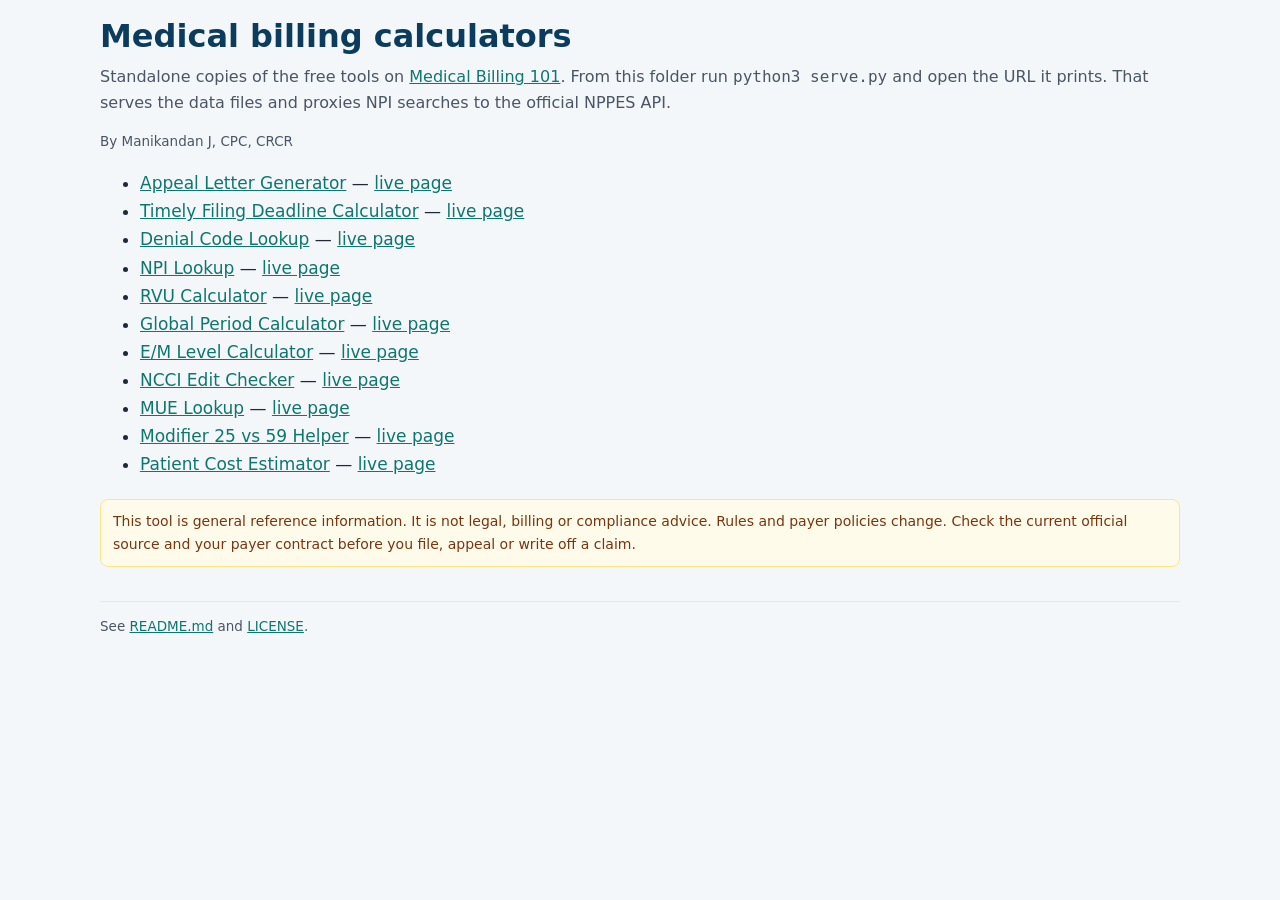
<file: index.html>
<!DOCTYPE html>
<html lang="en">
<head>
<meta charset="utf-8">
<meta name="viewport" content="width=device-width, initial-scale=1">
<title>Medical billing calculators</title>
<link rel="stylesheet" href="assets/page.css">
</head>
<body>
<div class="wrap">
<h1>Medical billing calculators</h1>
<p class="mbx-tool-intro">Standalone copies of the free tools on <a href="https://medicalbilling101.com/tools/">Medical Billing 101</a>. From this folder run <code>python3 serve.py</code> and open the URL it prints. That serves the data files and proxies NPI searches to the official NPPES API.</p>
<p class="mbx-byline">By Manikandan J, CPC, CRCR</p>
<ul>
<li><a href="appeal-letter-generator/index.html">Appeal Letter Generator</a> — <a href="https://medicalbilling101.com/tools/appeal-letter-generator/">live page</a></li>
<li><a href="timely-filing-calculator/index.html">Timely Filing Deadline Calculator</a> — <a href="https://medicalbilling101.com/tools/timely-filing-calculator/">live page</a></li>
<li><a href="denial-code-lookup/index.html">Denial Code Lookup</a> — <a href="https://medicalbilling101.com/denial-codes/">live page</a></li>
<li><a href="npi-lookup/index.html">NPI Lookup</a> — <a href="https://medicalbilling101.com/tools/npi-lookup/">live page</a></li>
<li><a href="rvu-calculator/index.html">RVU Calculator</a> — <a href="https://medicalbilling101.com/tools/rvu-calculator/">live page</a></li>
<li><a href="global-period-calculator/index.html">Global Period Calculator</a> — <a href="https://medicalbilling101.com/tools/global-period-calculator/">live page</a></li>
<li><a href="em-level-calculator/index.html">E/M Level Calculator</a> — <a href="https://medicalbilling101.com/tools/em-level-calculator/">live page</a></li>
<li><a href="ncci-edit-checker/index.html">NCCI Edit Checker</a> — <a href="https://medicalbilling101.com/tools/ncci-edit-checker/">live page</a></li>
<li><a href="mue-lookup/index.html">MUE Lookup</a> — <a href="https://medicalbilling101.com/tools/mue-lookup/">live page</a></li>
<li><a href="modifier-25-59-helper/index.html">Modifier 25 vs 59 Helper</a> — <a href="https://medicalbilling101.com/tools/modifier-25-59-helper/">live page</a></li>
<li><a href="patient-cost-estimator/index.html">Patient Cost Estimator</a> — <a href="https://medicalbilling101.com/tools/patient-cost-estimator/">live page</a></li>
</ul>
<p class="disclaimer">This tool is general reference information. It is not legal, billing or compliance advice. Rules and payer policies change. Check the current official source and your payer contract before you file, appeal or write off a claim.</p>
<p class="page-footer">See <a href="README.md">README.md</a> and <a href="LICENSE">LICENSE</a>.</p>
</div>
</body>
</html>
</file>
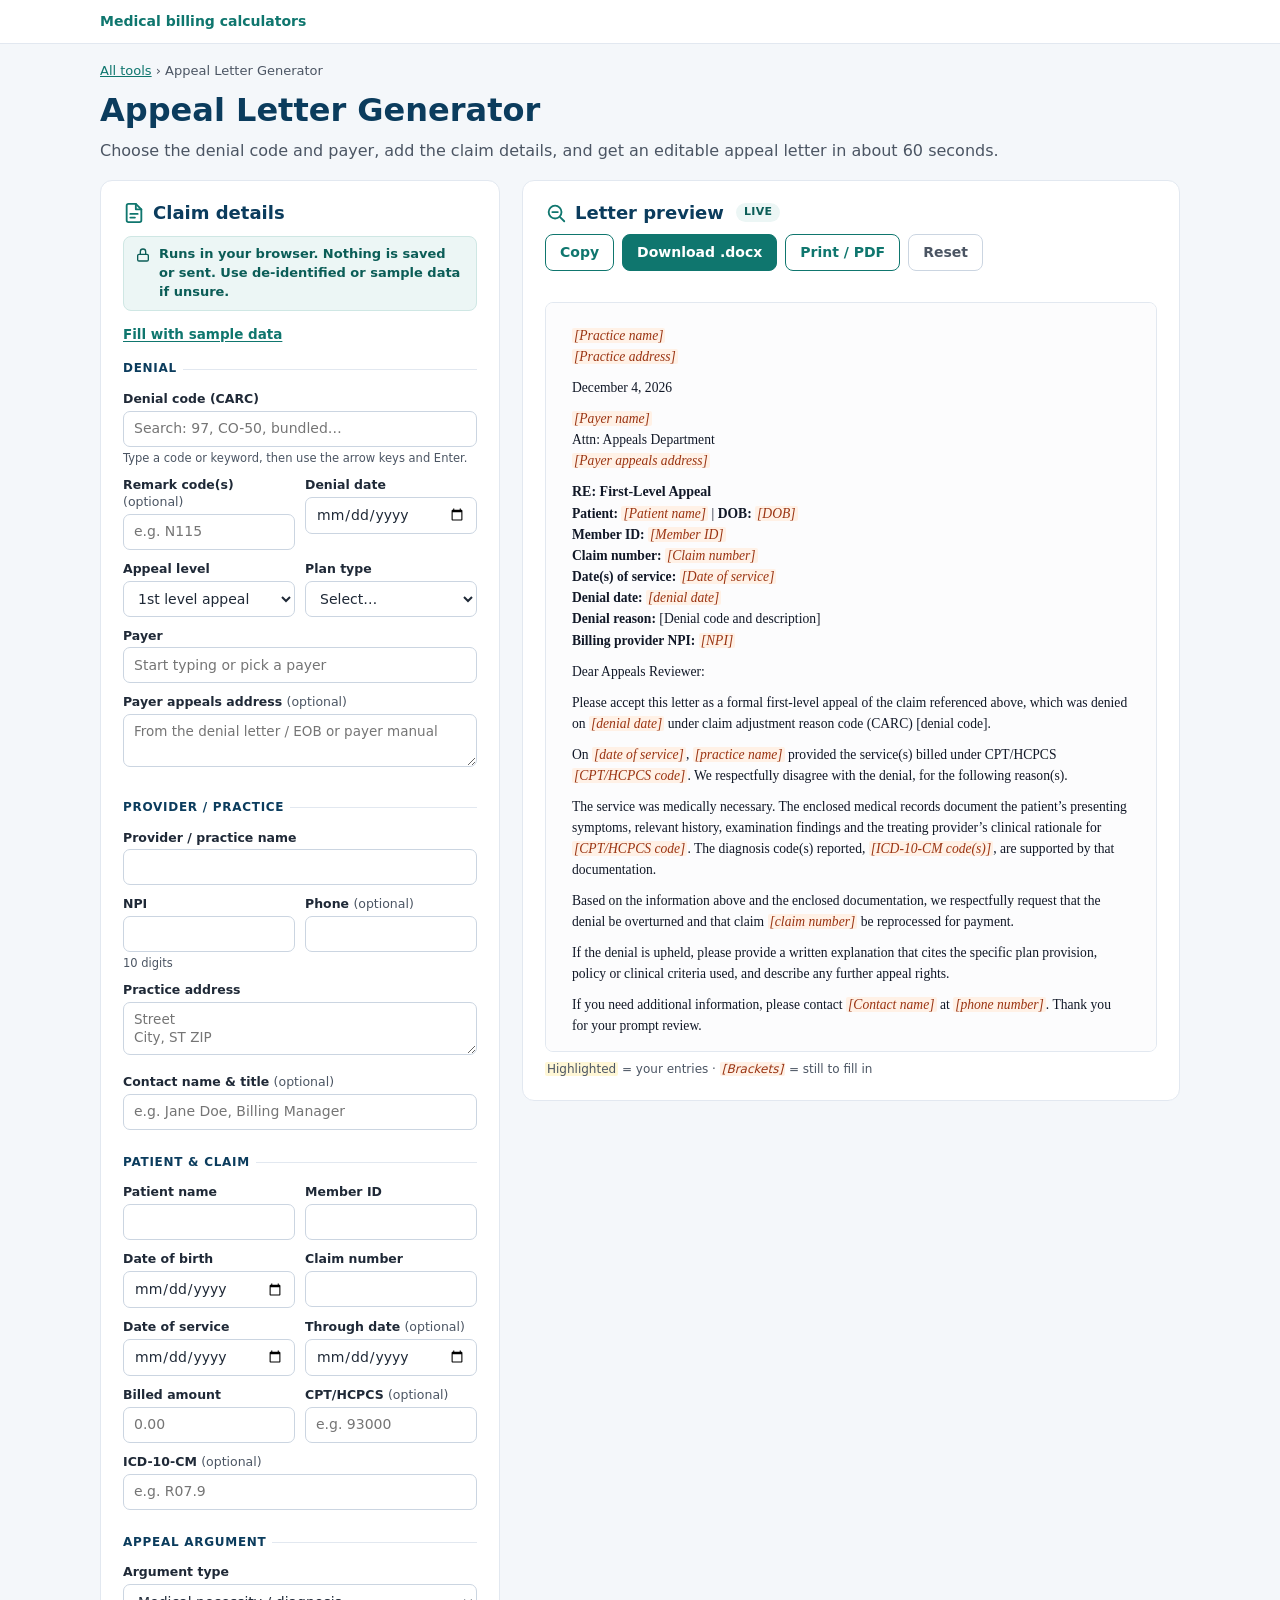
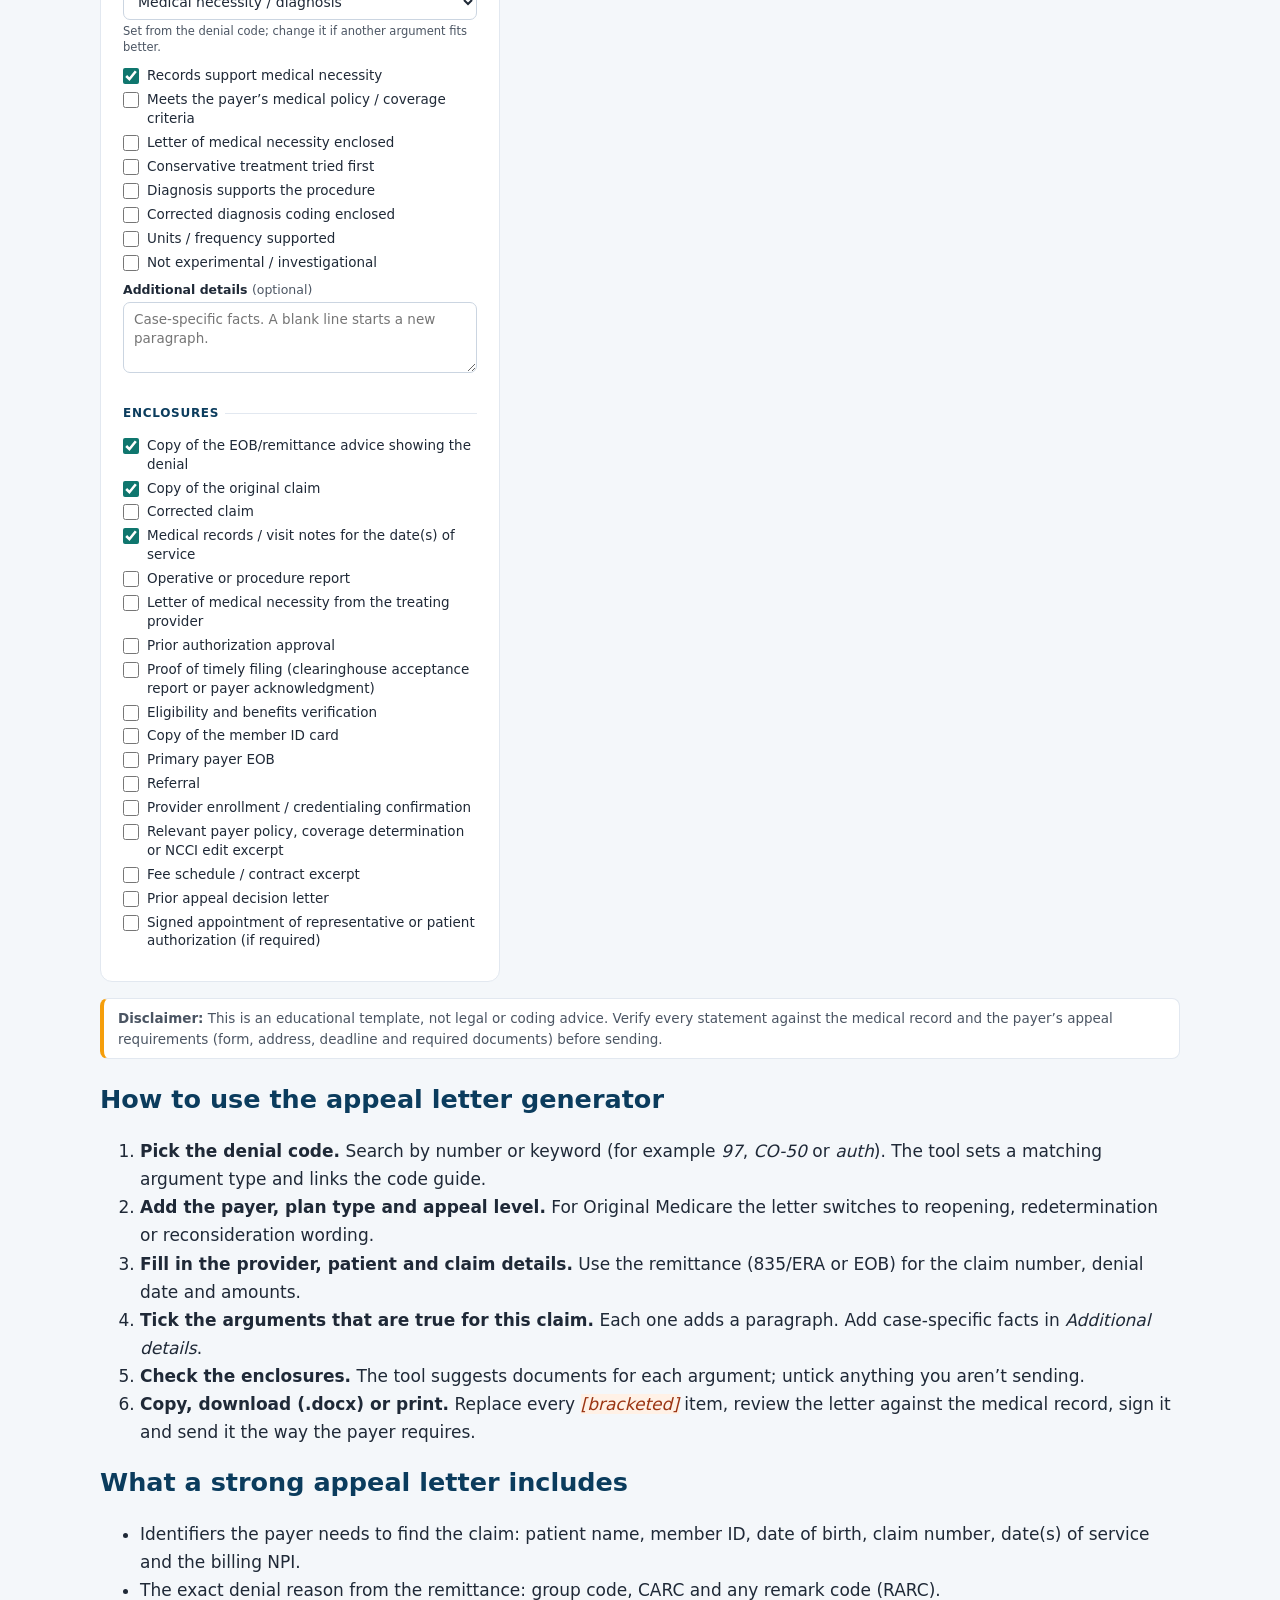
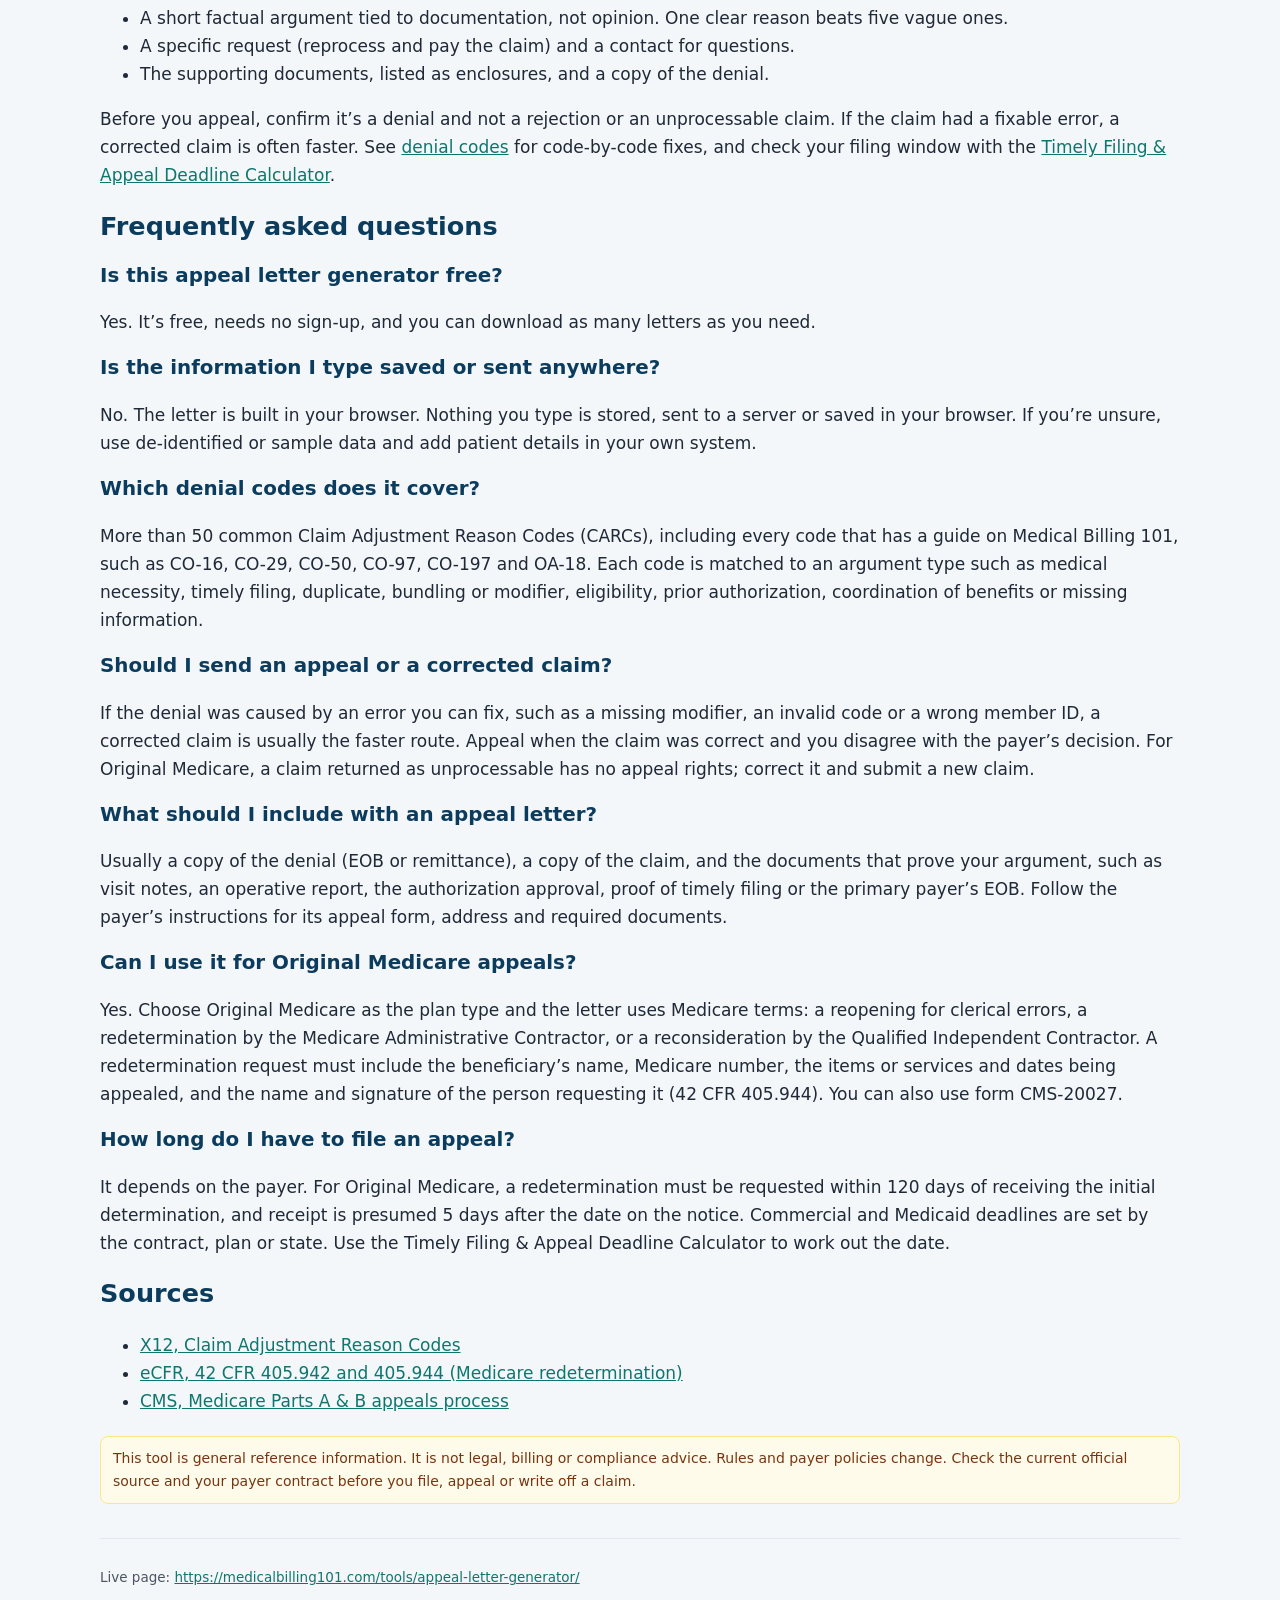
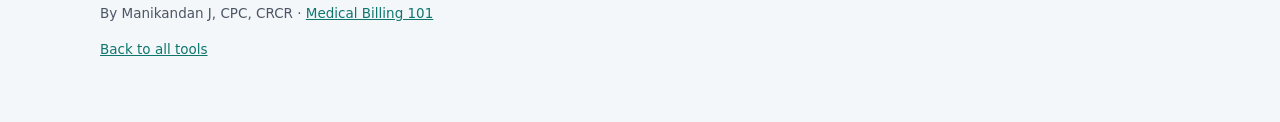
<file: appeal-letter-generator/index.html>
<!DOCTYPE html>
<html lang="en">
<head>
<meta charset="utf-8">
<meta name="viewport" content="width=device-width, initial-scale=1">
<title>Appeal Letter Generator</title>
<meta name="description" content="Appeal Letter Generator — standalone copy from Medical Billing 101.">
<link rel="stylesheet" href="../assets/page.css">
<link rel="stylesheet" href="appeal-generator.css">

</head>
<body>
<div class="site-bar"><div class="wrap"><a href="../index.html">Medical billing calculators</a></div></div>
<div class="wrap">
<nav class="crumb" aria-label="Breadcrumb"><a href="../index.html">All tools</a> <span aria-hidden="true">›</span> Appeal Letter Generator</nav>
<h1>Appeal Letter Generator</h1>
<p class="mbx-tool-intro">Choose the denial code and payer, add the claim details, and get an editable appeal letter in about 60 seconds.</p>

<div class="mbx-alg mbx-noads" data-mbx-alg data-code=""></div>

<h2>How to use the appeal letter generator</h2>
<ol>
<li><strong>Pick the denial code.</strong> Search by number or keyword (for example <em>97</em>, <em>CO-50</em> or <em>auth</em>). The tool sets a matching argument type and links the code guide.</li>
<li><strong>Add the payer, plan type and appeal level.</strong> For Original Medicare the letter switches to reopening, redetermination or reconsideration wording.</li>
<li><strong>Fill in the provider, patient and claim details.</strong> Use the remittance (835/ERA or EOB) for the claim number, denial date and amounts.</li>
<li><strong>Tick the arguments that are true for this claim.</strong> Each one adds a paragraph. Add case-specific facts in <em>Additional details</em>.</li>
<li><strong>Check the enclosures.</strong> The tool suggests documents for each argument; untick anything you aren’t sending.</li>
<li><strong>Copy, download (.docx) or print.</strong> Replace every <span style="background:#fff1e6;color:#9a3412;font-style:italic">[bracketed]</span> item, review the letter against the medical record, sign it and send it the way the payer requires.</li>
</ol>
<h2>What a strong appeal letter includes</h2>
<ul>
<li>Identifiers the payer needs to find the claim: patient name, member ID, date of birth, claim number, date(s) of service and the billing NPI.</li>
<li>The exact denial reason from the remittance: group code, CARC and any remark code (RARC).</li>
<li>A short factual argument tied to documentation, not opinion. One clear reason beats five vague ones.</li>
<li>A specific request (reprocess and pay the claim) and a contact for questions.</li>
<li>The supporting documents, listed as enclosures, and a copy of the denial.</li>
</ul>
<p>Before you appeal, confirm it’s a denial and not a rejection or an unprocessable claim. If the claim had a fixable error, a corrected claim is often faster. See <a href="https://medicalbilling101.com/denial-codes/">denial codes</a> for code-by-code fixes, and check your filing window with the <a href="../timely-filing-calculator/">Timely Filing &amp; Appeal Deadline Calculator</a>.</p>

<h2>Frequently asked questions</h2>
<h3>Is this appeal letter generator free?</h3>
<p>Yes. It’s free, needs no sign-up, and you can download as many letters as you need.</p>
<h3>Is the information I type saved or sent anywhere?</h3>
<p>No. The letter is built in your browser. Nothing you type is stored, sent to a server or saved in your browser. If you’re unsure, use de-identified or sample data and add patient details in your own system.</p>
<h3>Which denial codes does it cover?</h3>
<p>More than 50 common Claim Adjustment Reason Codes (CARCs), including every code that has a guide on Medical Billing 101, such as CO-16, CO-29, CO-50, CO-97, CO-197 and OA-18. Each code is matched to an argument type such as medical necessity, timely filing, duplicate, bundling or modifier, eligibility, prior authorization, coordination of benefits or missing information.</p>
<h3>Should I send an appeal or a corrected claim?</h3>
<p>If the denial was caused by an error you can fix, such as a missing modifier, an invalid code or a wrong member ID, a corrected claim is usually the faster route. Appeal when the claim was correct and you disagree with the payer’s decision. For Original Medicare, a claim returned as unprocessable has no appeal rights; correct it and submit a new claim.</p>
<h3>What should I include with an appeal letter?</h3>
<p>Usually a copy of the denial (EOB or remittance), a copy of the claim, and the documents that prove your argument, such as visit notes, an operative report, the authorization approval, proof of timely filing or the primary payer’s EOB. Follow the payer’s instructions for its appeal form, address and required documents.</p>
<h3>Can I use it for Original Medicare appeals?</h3>
<p>Yes. Choose Original Medicare as the plan type and the letter uses Medicare terms: a reopening for clerical errors, a redetermination by the Medicare Administrative Contractor, or a reconsideration by the Qualified Independent Contractor. A redetermination request must include the beneficiary’s name, Medicare number, the items or services and dates being appealed, and the name and signature of the person requesting it (42 CFR 405.944). You can also use form CMS-20027.</p>
<h3>How long do I have to file an appeal?</h3>
<p>It depends on the payer. For Original Medicare, a redetermination must be requested within 120 days of receiving the initial determination, and receipt is presumed 5 days after the date on the notice. Commercial and Medicaid deadlines are set by the contract, plan or state. Use the Timely Filing &amp; Appeal Deadline Calculator to work out the date.</p>

<h2>Sources</h2>
<ul>
<li><a href="https://x12.org/codes/claim-adjustment-reason-codes" target="_blank" rel="noopener">X12, Claim Adjustment Reason Codes</a></li>
<li><a href="https://www.ecfr.gov/current/title-42/chapter-IV/subchapter-B/part-405/subpart-I" target="_blank" rel="noopener">eCFR, 42 CFR 405.942 and 405.944 (Medicare redetermination)</a></li>
<li><a href="https://www.cms.gov/medicare/appeals-grievances/fee-for-service" target="_blank" rel="noopener">CMS, Medicare Parts A &amp; B appeals process</a></li>
</ul>

<p class="disclaimer">This tool is general reference information. It is not legal, billing or compliance advice. Rules and payer policies change. Check the current official source and your payer contract before you file, appeal or write off a claim.</p>
<footer class="page-footer">
<p>Live page: <a href="https://medicalbilling101.com/tools/appeal-letter-generator/">https://medicalbilling101.com/tools/appeal-letter-generator/</a></p>
<p>By Manikandan J, CPC, CRCR · <a href="https://medicalbilling101.com/">Medical Billing 101</a></p>
<p><a href="../index.html">Back to all tools</a></p>
</footer>
</div>
<script src="appeal-data.js" defer></script>
<script src="appeal-docx.js" defer></script>
<script src="appeal-generator.js" defer></script>
</body>
</html>
</file>
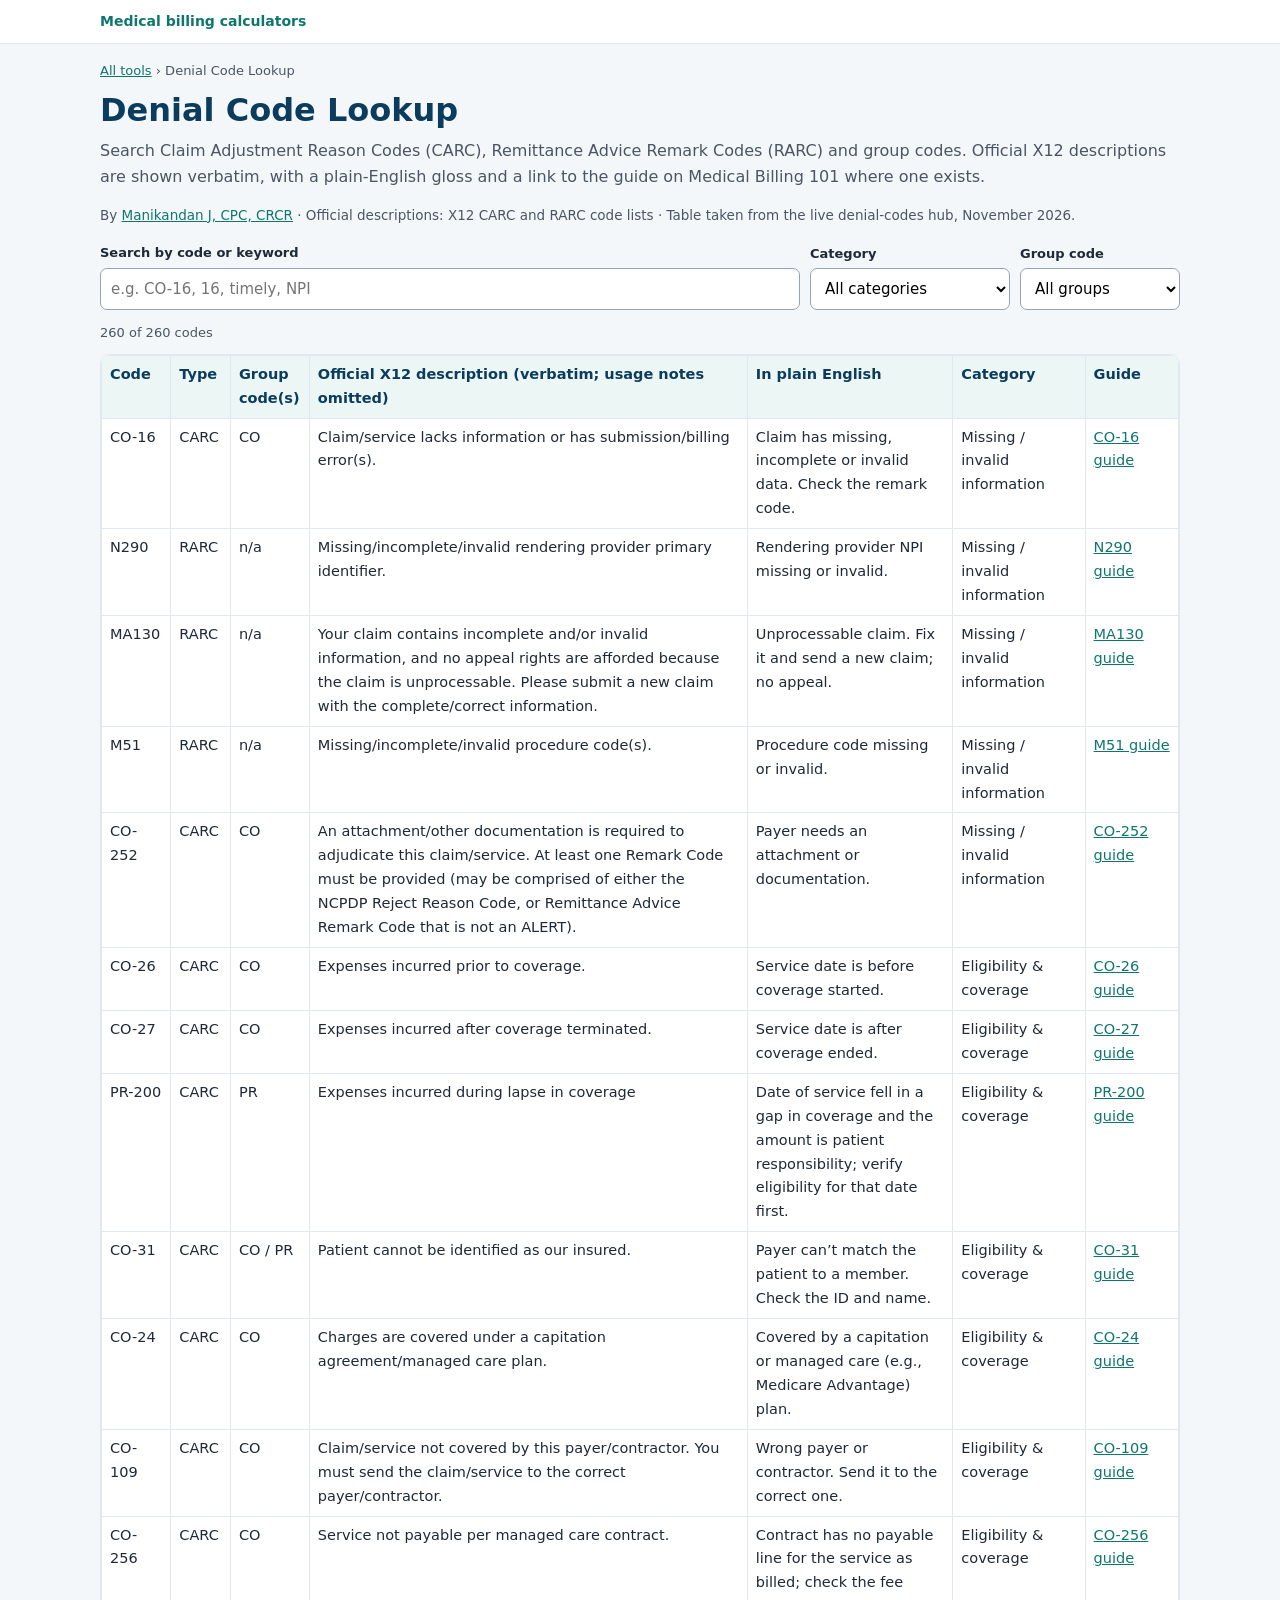
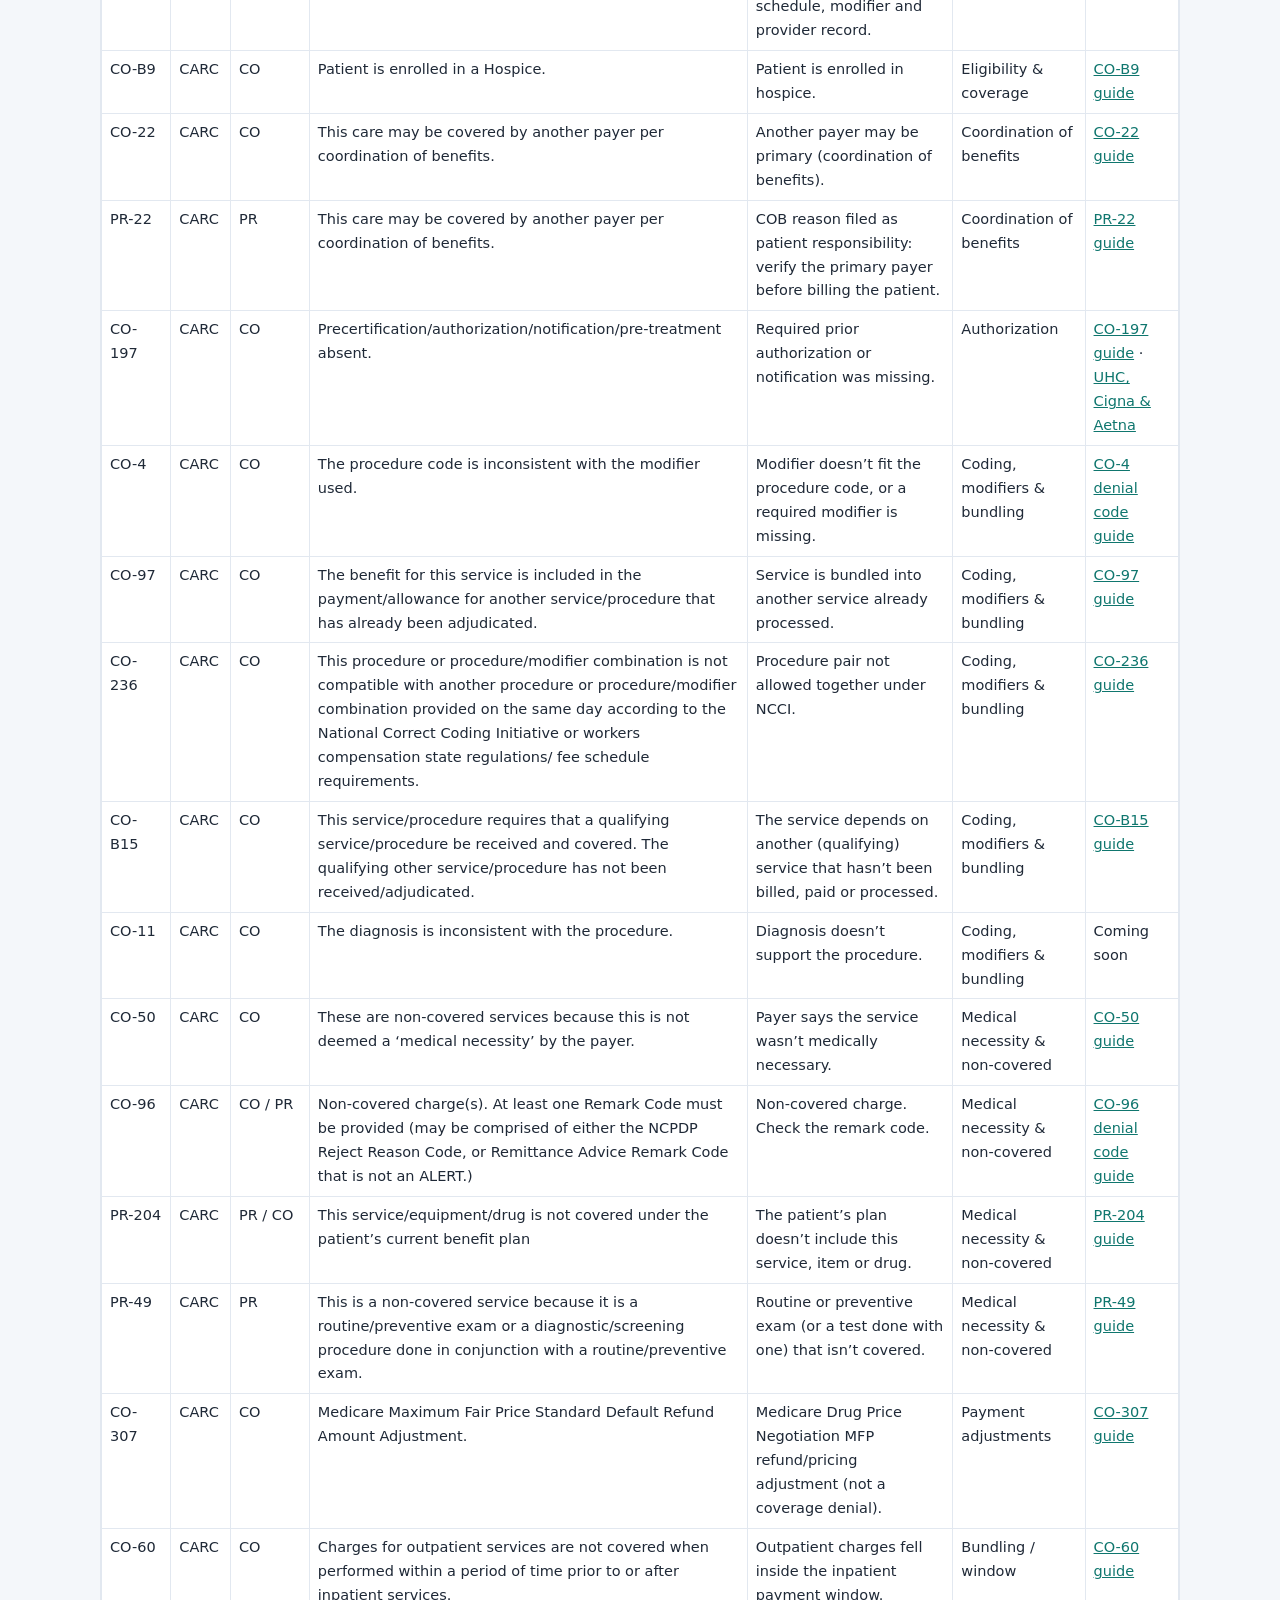
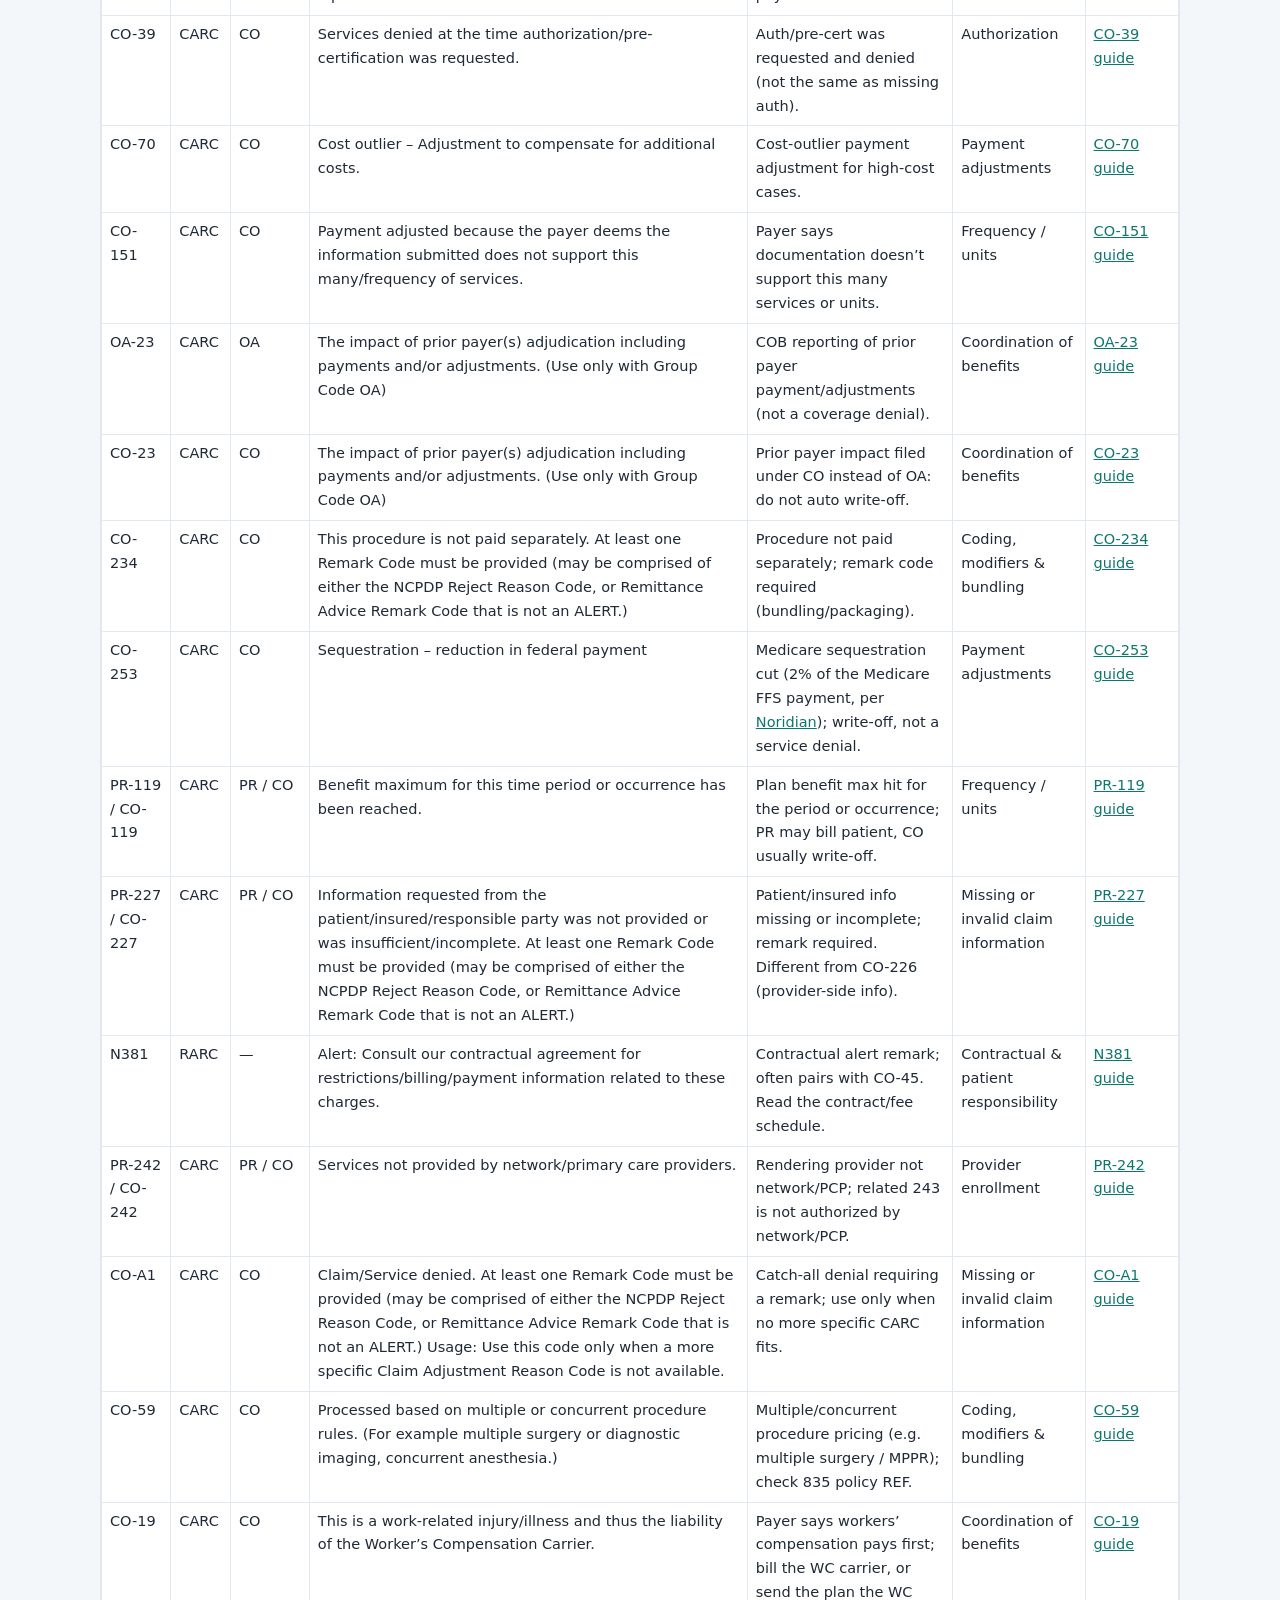
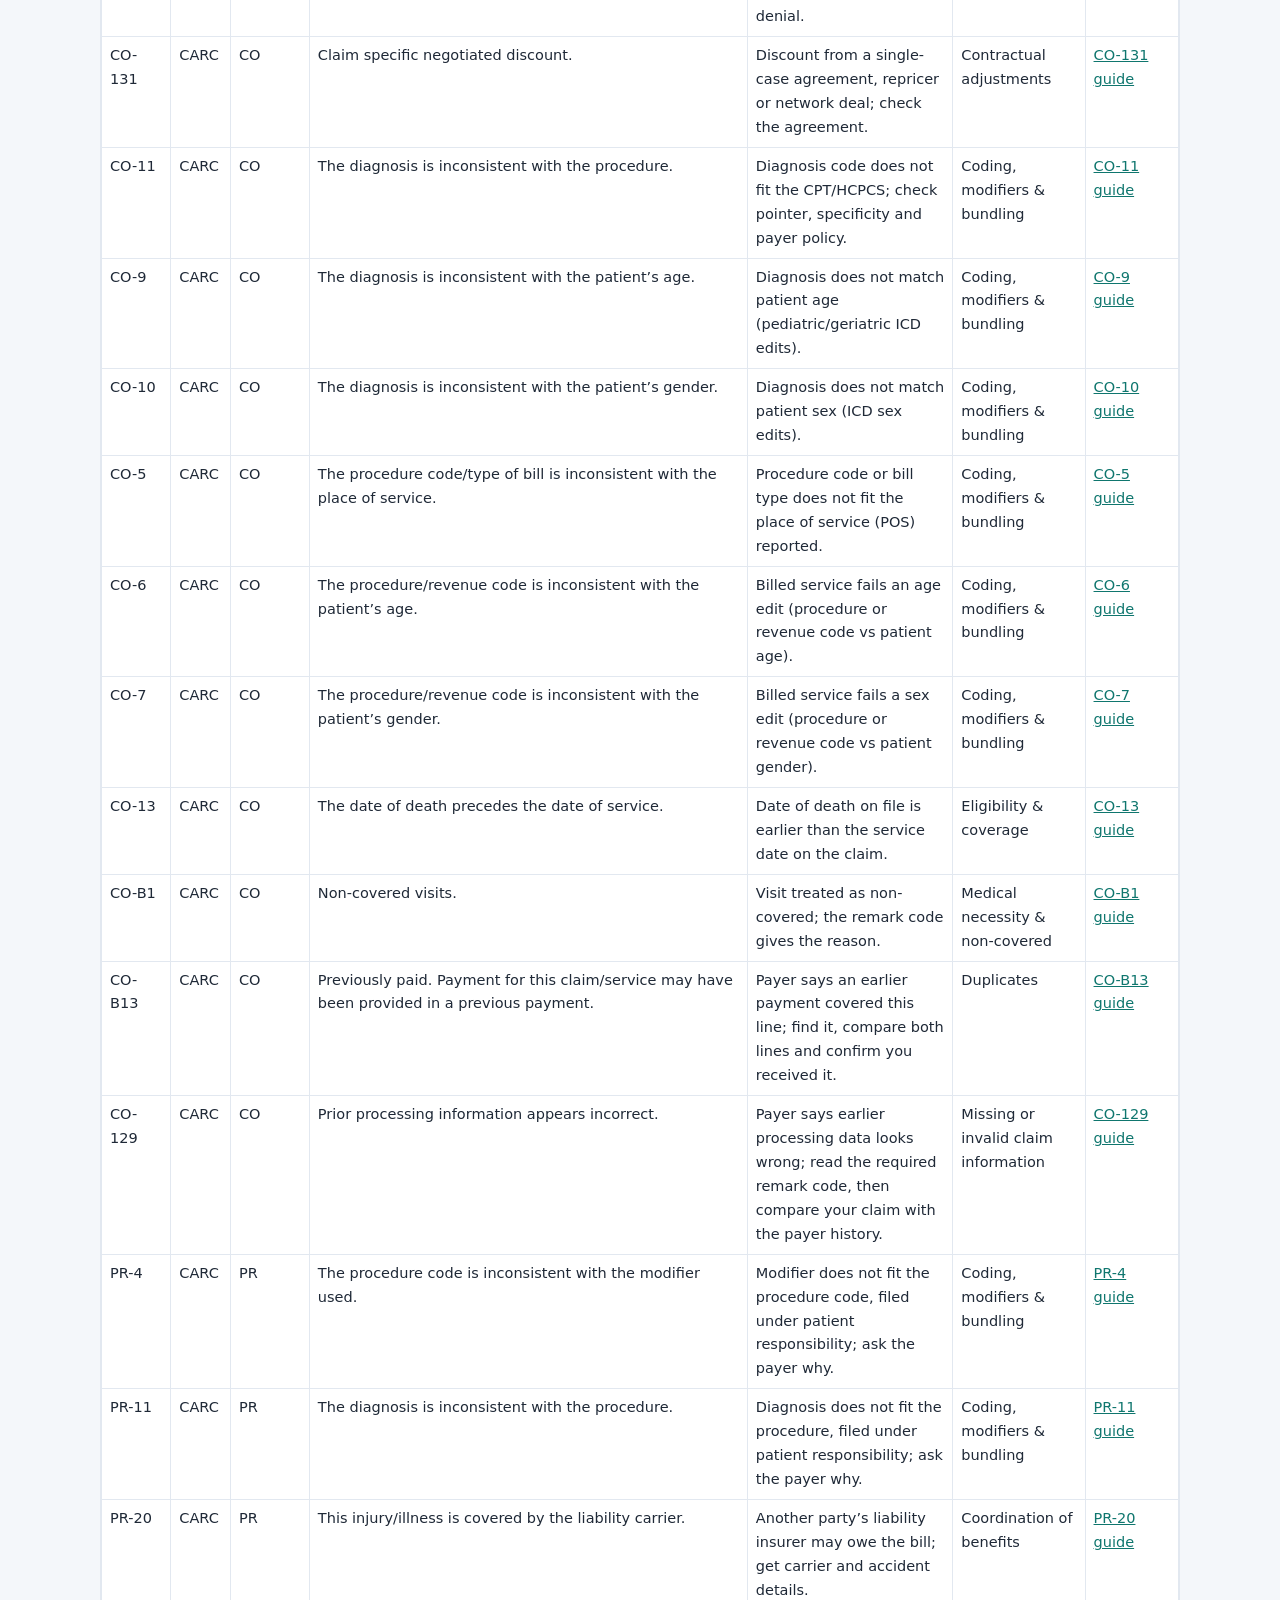
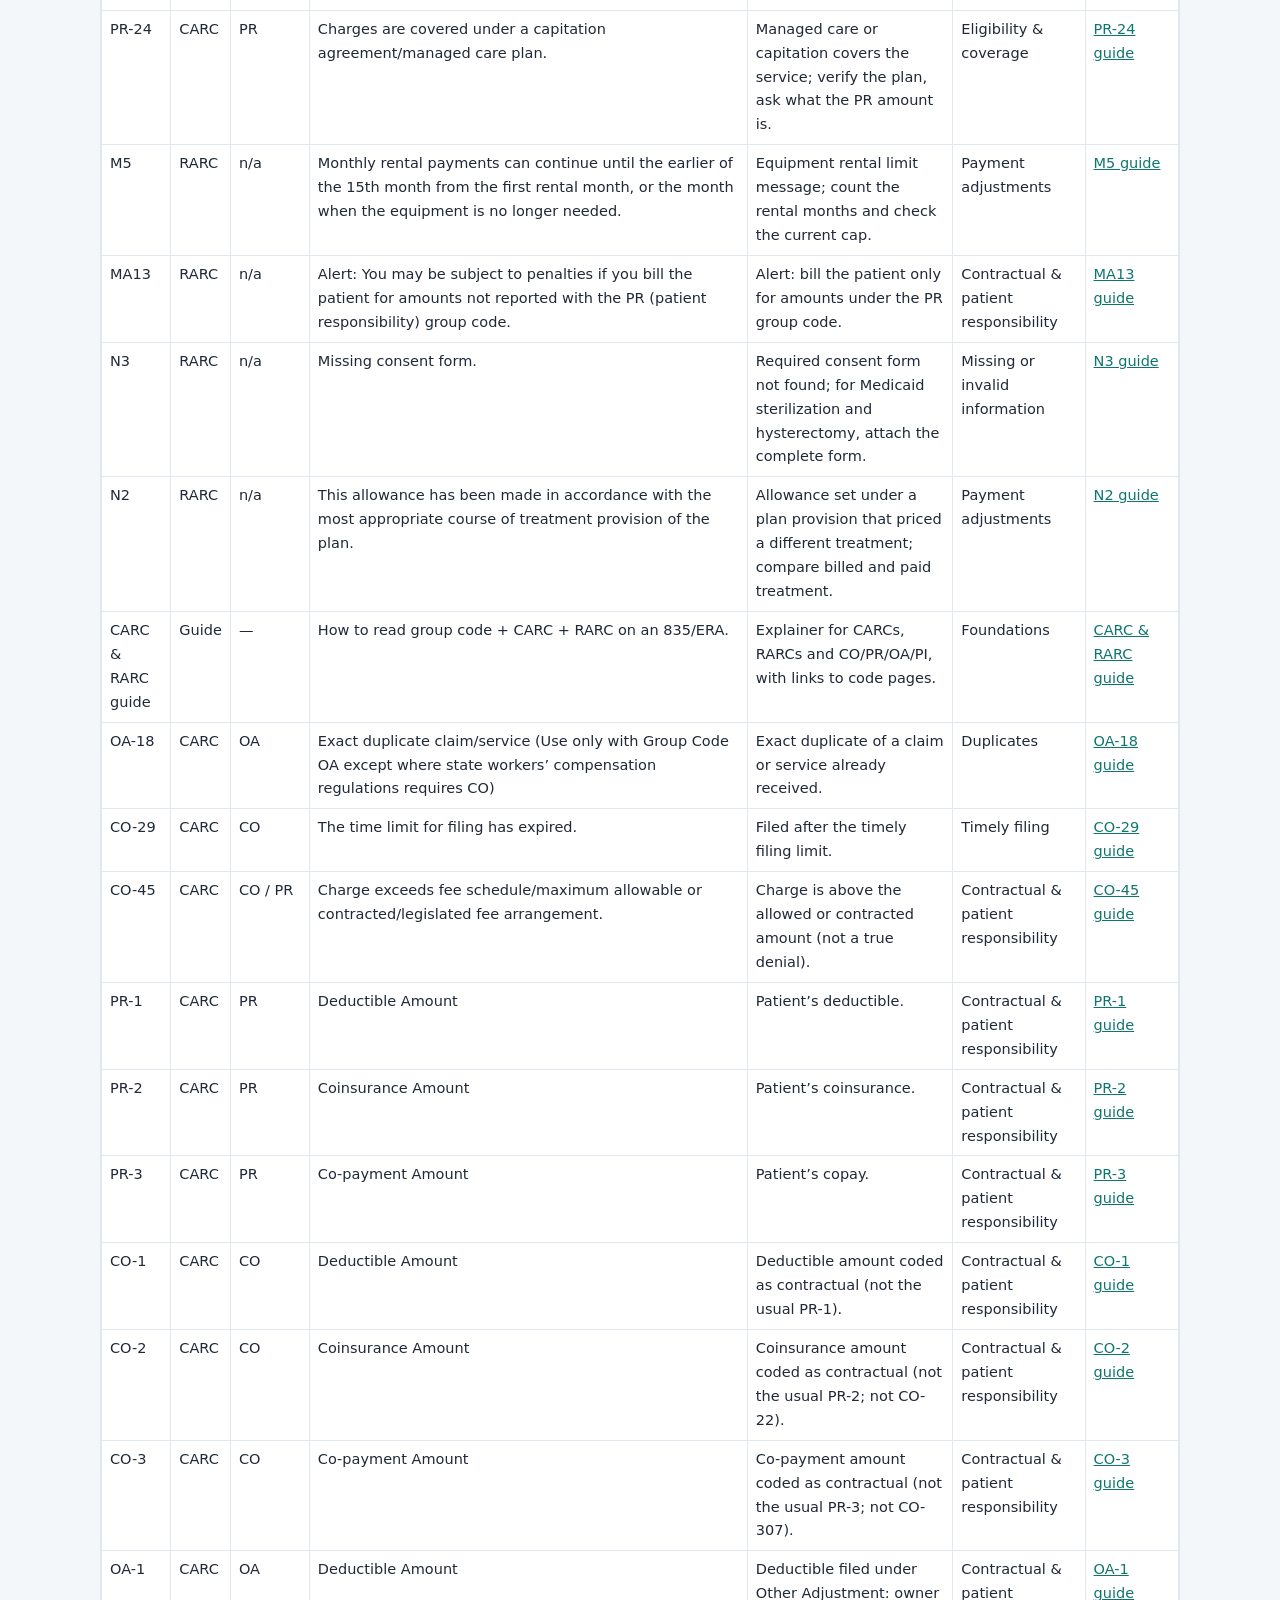
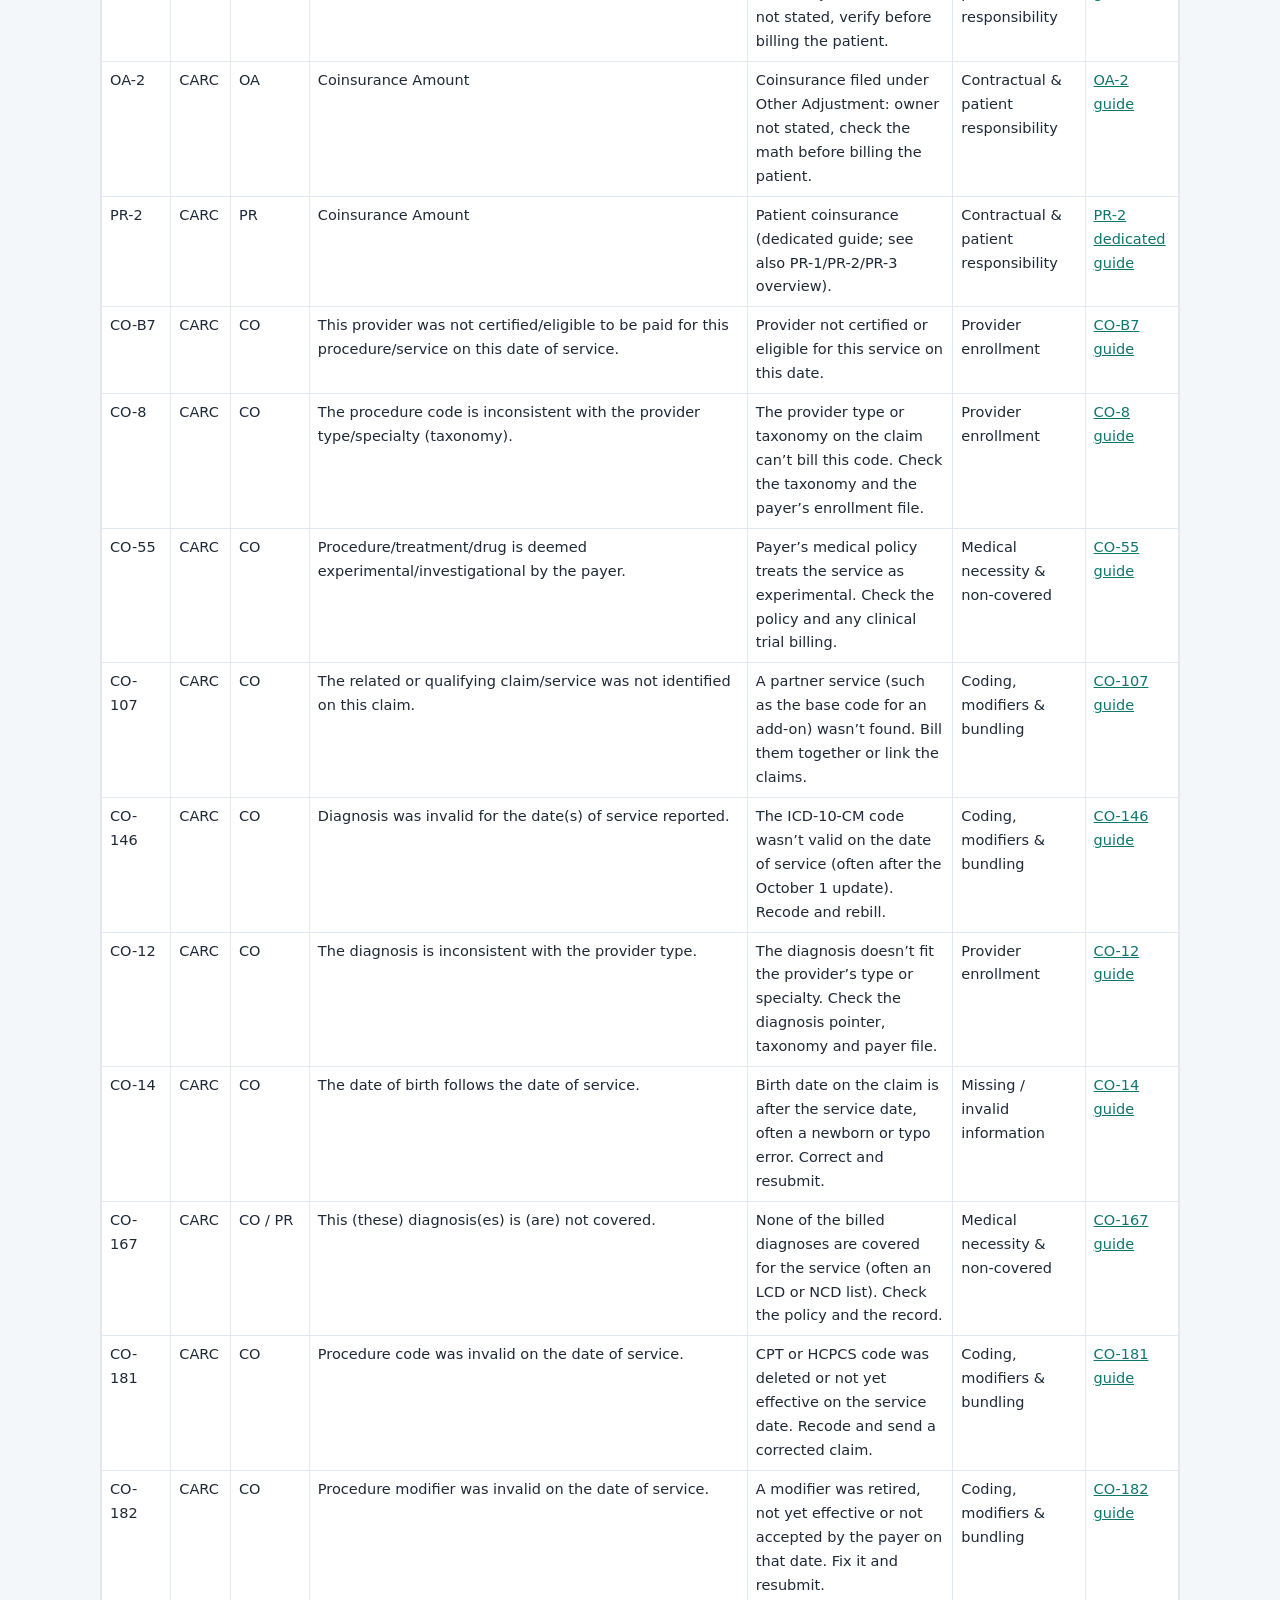
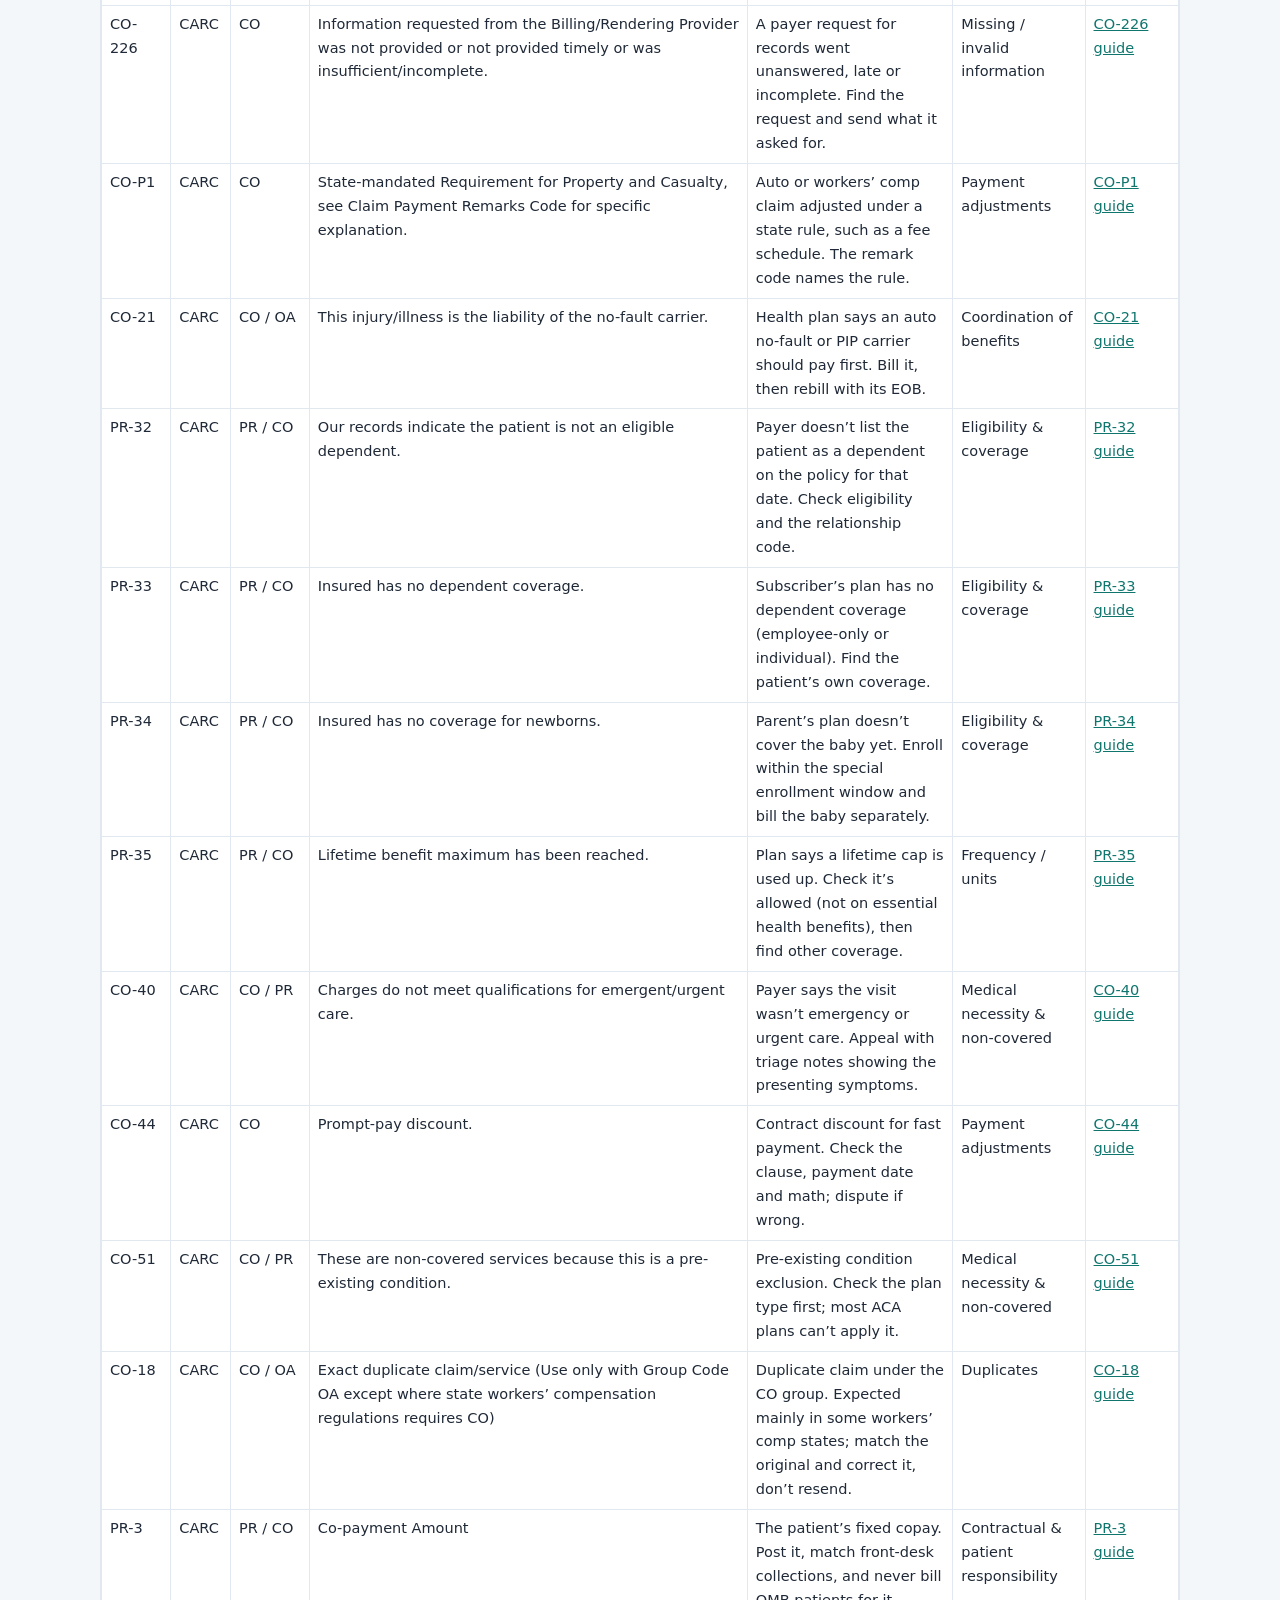
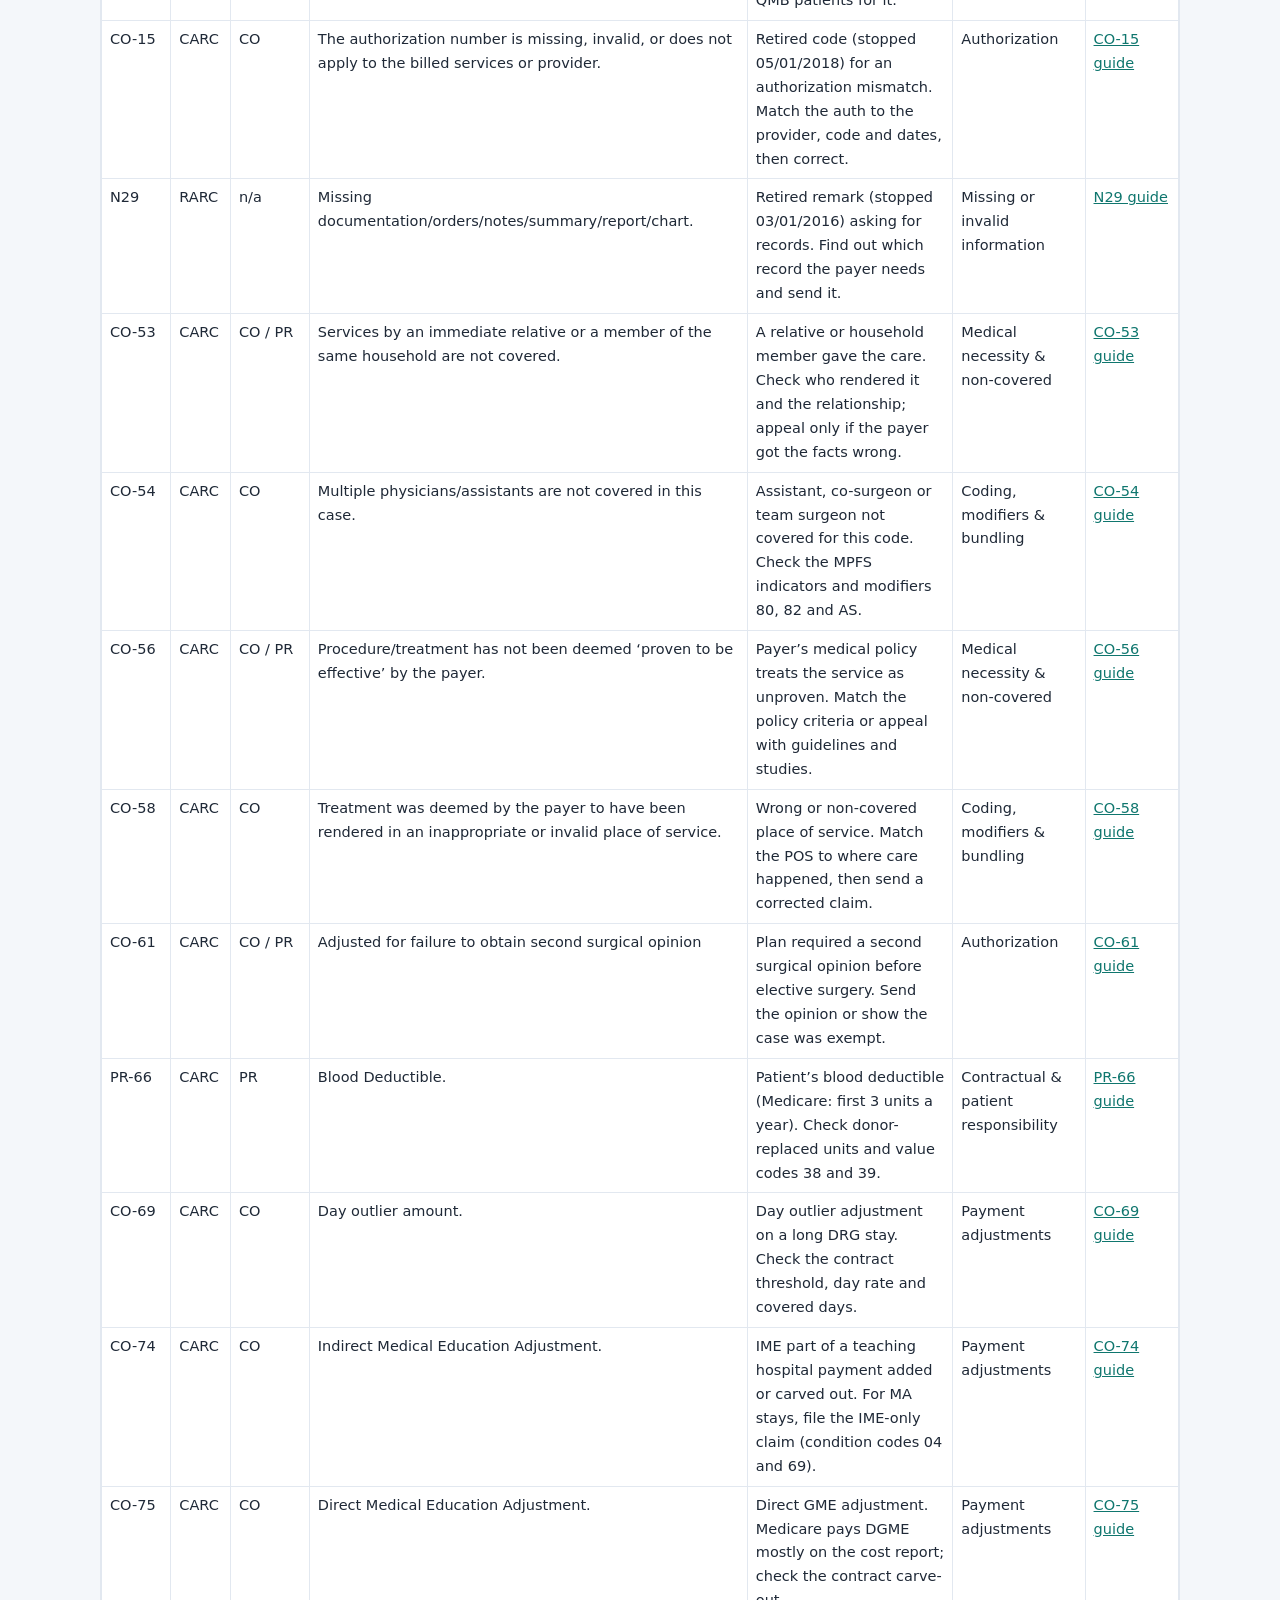
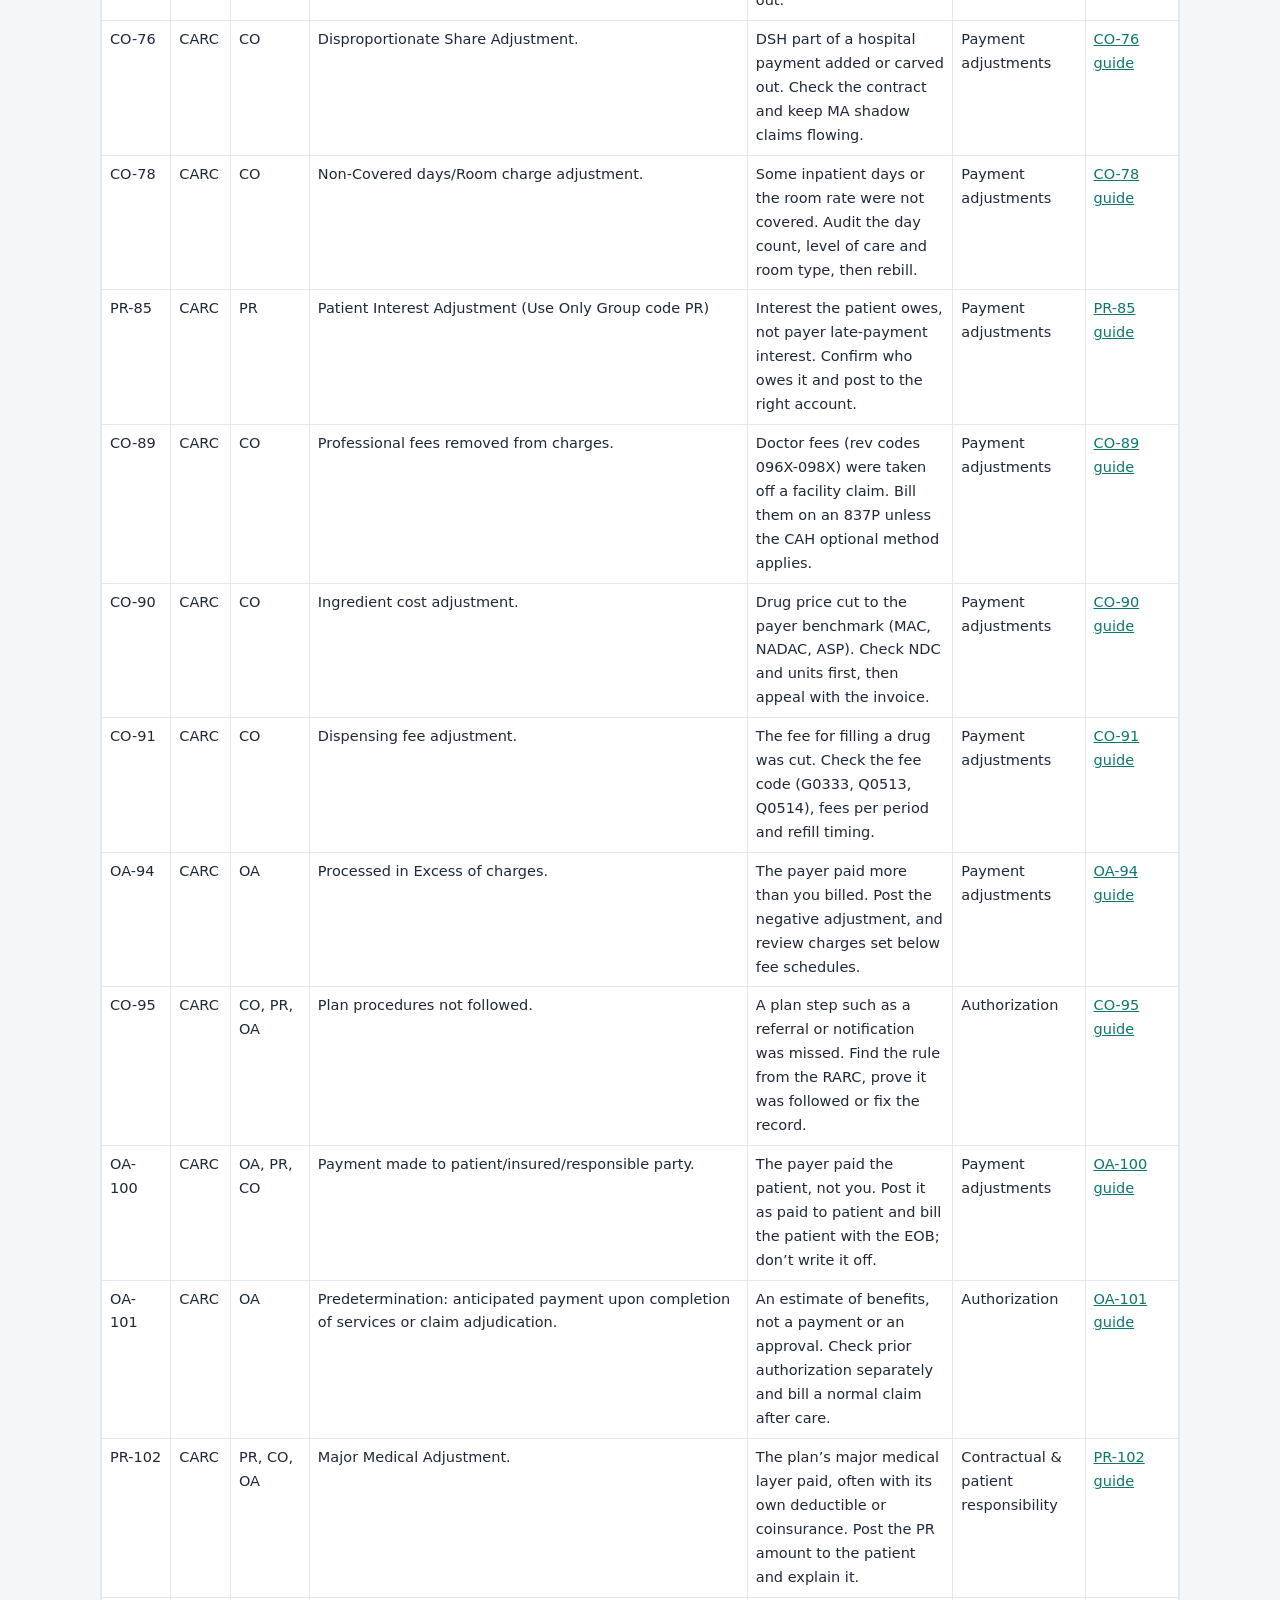
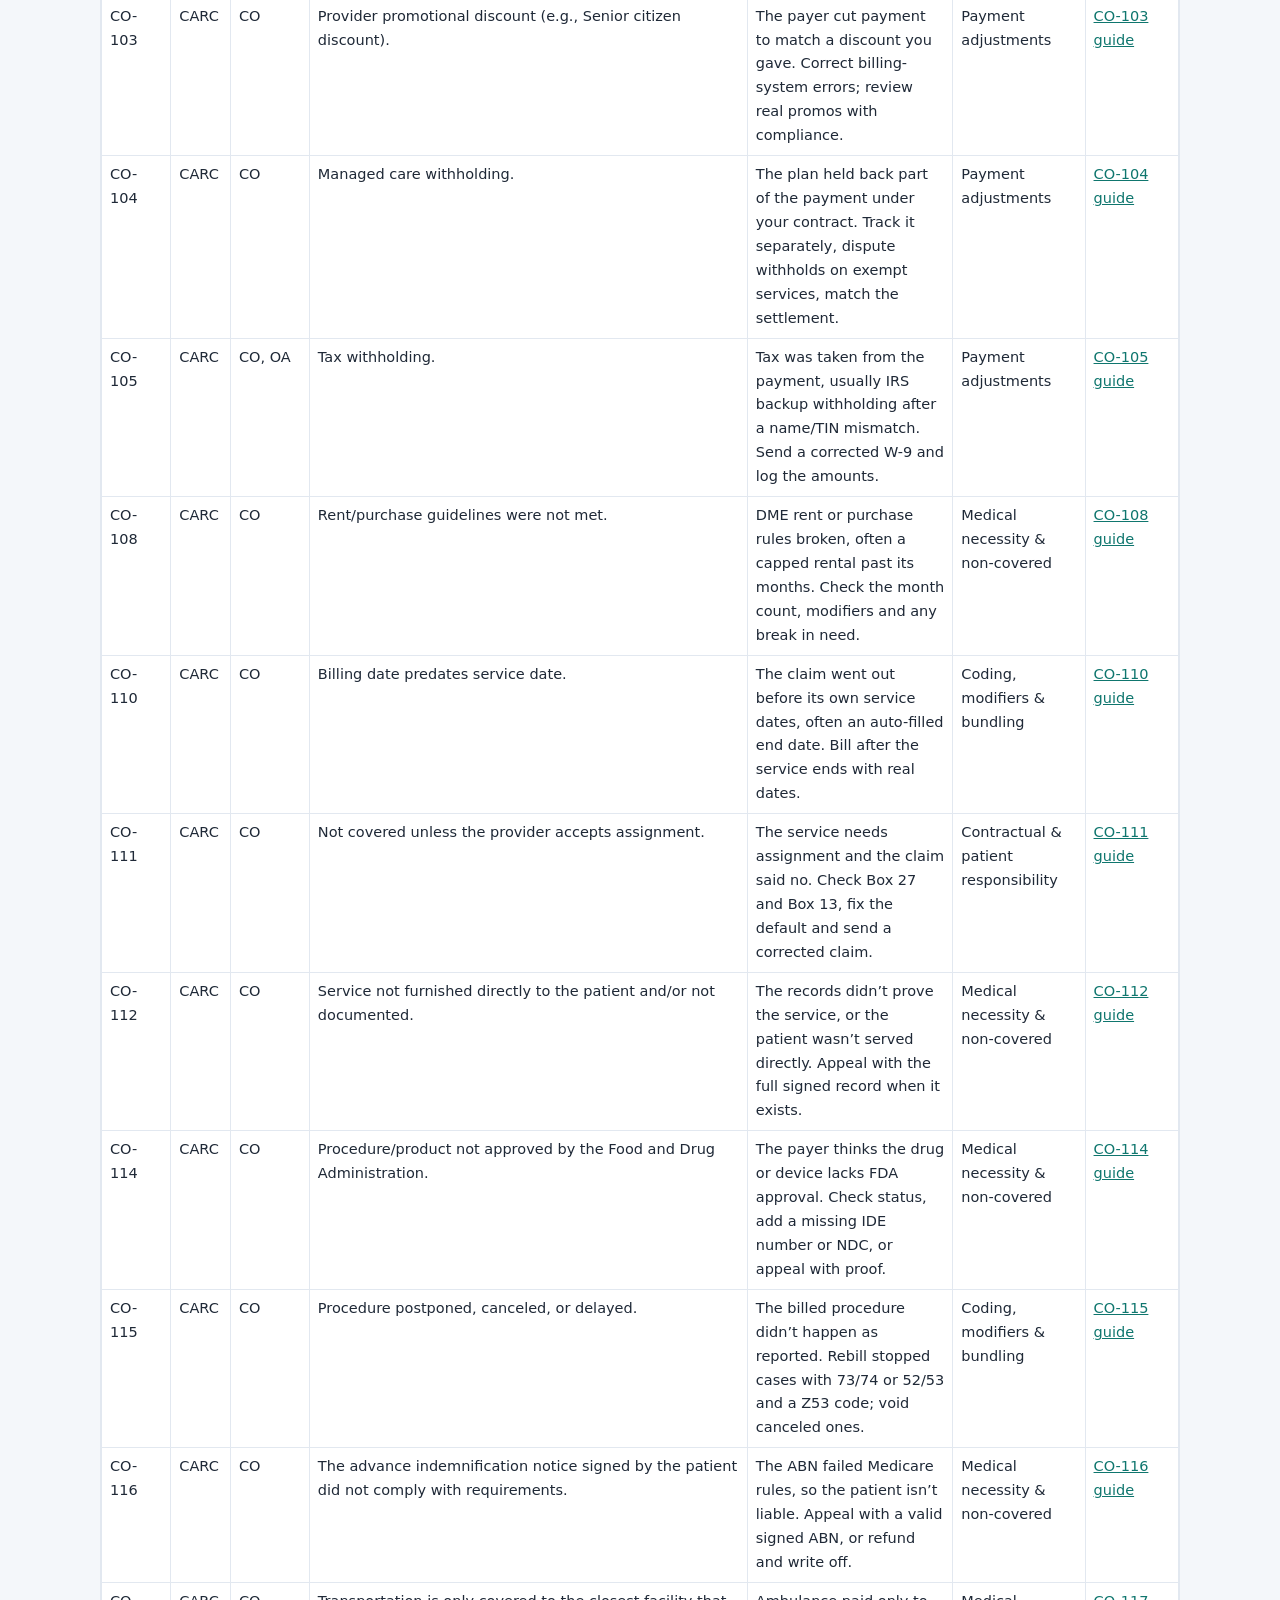
<file: denial-code-lookup/index.html>
<!DOCTYPE html>
<html lang="en">
<head>
<meta charset="utf-8">
<meta name="viewport" content="width=device-width, initial-scale=1">
<title>Denial Code Lookup</title>
<meta name="description" content="Denial Code Lookup — standalone copy from Medical Billing 101.">
<link rel="stylesheet" href="../assets/page.css">
<link rel="stylesheet" href="denial-lookup.css">

</head>
<body>
<div class="site-bar"><div class="wrap"><a href="../index.html">Medical billing calculators</a></div></div>
<div class="wrap">
<nav class="crumb" aria-label="Breadcrumb"><a href="../index.html">All tools</a> <span aria-hidden="true">›</span> Denial Code Lookup</nav>
<h1>Denial Code Lookup</h1>

<p class="mbx-tool-intro">Search Claim Adjustment Reason Codes (CARC), Remittance Advice Remark Codes (RARC) and group codes. Official X12 descriptions are shown verbatim, with a plain-English gloss and a link to the guide on Medical Billing 101 where one exists.</p>
<p class="mbx-byline">By <a href="https://medicalbilling101.com/about/">Manikandan J, CPC, CRCR</a> · Official descriptions: X12 CARC and RARC code lists · Table taken from the live denial-codes hub, November 2026.</p>
<div class="dcl-controls">
  <div>
    <label for="dcl-q">Search by code or keyword</label>
    <input id="dcl-q" type="search" placeholder="e.g. CO-16, 16, timely, NPI" autocomplete="off">
  </div>
  <div>
    <label for="dcl-cat">Category</label>
    <select id="dcl-cat"><option value="">All categories</option><option value="Missing / invalid information">Missing / invalid information</option>
<option value="Eligibility &amp; coverage">Eligibility &amp; coverage</option>
<option value="Coordination of benefits">Coordination of benefits</option>
<option value="Authorization">Authorization</option>
<option value="Coding, modifiers &amp; bundling">Coding, modifiers &amp; bundling</option>
<option value="Medical necessity &amp; non-covered">Medical necessity &amp; non-covered</option>
<option value="Payment adjustments">Payment adjustments</option>
<option value="Bundling / window">Bundling / window</option>
<option value="Frequency / units">Frequency / units</option>
<option value="Missing or invalid claim information">Missing or invalid claim information</option>
<option value="Contractual &amp; patient responsibility">Contractual &amp; patient responsibility</option>
<option value="Provider enrollment">Provider enrollment</option>
<option value="Contractual adjustments">Contractual adjustments</option>
<option value="Duplicates">Duplicates</option>
<option value="Missing or invalid information">Missing or invalid information</option>
<option value="Foundations">Foundations</option>
<option value="Timely filing">Timely filing</option>
<option value="Eligibility">Eligibility</option>
<option value="Claim status">Claim status</option>
<option value="Claim data">Claim data</option>
<option value="Patient responsibility">Patient responsibility</option>
<option value="Coverage">Coverage</option>
<option value="Documentation">Documentation</option>
<option value="Provider">Provider</option>
<option value="Coding">Coding</option>
<option value="Bundling">Bundling</option>
<option value="Appeals">Appeals</option>
<option value="Anesthesia">Anesthesia</option>
<option value="Modifiers">Modifiers</option>
<option value="Pharmacy">Pharmacy</option>
<option value="Drugs / NDC">Drugs / NDC</option>
<option value="Non-covered">Non-covered</option>
<option value="Compliance">Compliance</option>
<option value="COB / liability">COB / liability</option>
<option value="Medical review">Medical review</option>
<option value="Workers’ comp / liability">Workers’ comp / liability</option>
<option value="Contract limits">Contract limits</option>
<option value="Regulatory">Regulatory</option>
<option value="Eligibility / fraud">Eligibility / fraud</option>
<option value="COB">COB</option>
<option value="Coding / NCCI">Coding / NCCI</option>
<option value="Inpatient / DRG">Inpatient / DRG</option>
<option value="Inpatient / quality">Inpatient / quality</option>
<option value="Pricing / posting">Pricing / posting</option>
<option value="Payment adjustment">Payment adjustment</option>
<option value="Facility">Facility</option>
<option value="Coordination">Coordination</option>
<option value="Billing format">Billing format</option>
<option value="Contract">Contract</option>
<option value="Payment / posting">Payment / posting</option>
<option value="Eligibility / coverage">Eligibility / coverage</option>
<option value="Provider / credentialing">Provider / credentialing</option>
<option value="Network / provider">Network / provider</option>
<option value="Patient cost share">Patient cost share</option>
<option value="Coding / claim data">Coding / claim data</option>
<option value="Appeals / timely filing">Appeals / timely filing</option></select>
  </div>
  <div>
    <label for="dcl-grp">Group code</label>
    <select id="dcl-grp"><option value="">All groups</option><option value="CO">CO</option>
<option value="NA">n/a (RARC)</option>
<option value="PR">PR</option>
<option value="OA">OA</option>
<option value="PI">PI</option></select>
  </div>
</div>
<p id="dcl-count" role="status" aria-live="polite"></p>
<div id="dcl-wrap"><table id="dcl-table"><thead><tr><th>Code</th><th>Type</th><th>Group code(s)</th><th>Official X12 description (verbatim; usage notes omitted)</th><th>In plain English</th><th>Category</th><th>Guide</th></tr></thead><tbody><tr data-cat="Missing / invalid information" data-grp="CO"><td>CO-16</td><td>CARC</td><td>CO</td><td>Claim/service lacks information or has submission/billing error(s).</td><td>Claim has missing, incomplete or invalid data. Check the remark code.</td><td>Missing / invalid information</td><td><a href="https://medicalbilling101.com/denial-codes/co-16/">CO-16 guide</a></td></tr><tr data-cat="Missing / invalid information" data-grp="NA"><td>N290</td><td>RARC</td><td>n/a</td><td>Missing/incomplete/invalid rendering provider primary identifier.</td><td>Rendering provider NPI missing or invalid.</td><td>Missing / invalid information</td><td><a href="https://medicalbilling101.com/denial-codes/n290/">N290 guide</a></td></tr><tr data-cat="Missing / invalid information" data-grp="NA"><td>MA130</td><td>RARC</td><td>n/a</td><td>Your claim contains incomplete and/or invalid information, and no appeal rights are afforded because the claim is unprocessable.  Please submit a new claim with the complete/correct information.</td><td>Unprocessable claim. Fix it and send a new claim; no appeal.</td><td>Missing / invalid information</td><td><a href="https://medicalbilling101.com/denial-codes/ma130/">MA130 guide</a></td></tr><tr data-cat="Missing / invalid information" data-grp="NA"><td>M51</td><td>RARC</td><td>n/a</td><td>Missing/incomplete/invalid procedure code(s).</td><td>Procedure code missing or invalid.</td><td>Missing / invalid information</td><td><a href="https://medicalbilling101.com/denial-codes/m51/">M51 guide</a></td></tr><tr data-cat="Missing / invalid information" data-grp="CO"><td>CO-252</td><td>CARC</td><td>CO</td><td>An attachment/other documentation is required to adjudicate this claim/service. At least one Remark Code must be provided (may be comprised of either the NCPDP Reject Reason Code, or Remittance Advice Remark Code that is not an ALERT).</td><td>Payer needs an attachment or documentation.</td><td>Missing / invalid information</td><td><a href="https://medicalbilling101.com/denial-codes/co-252/">CO-252 guide</a></td></tr><tr data-cat="Eligibility &amp; coverage" data-grp="CO"><td>CO-26</td><td>CARC</td><td>CO</td><td>Expenses incurred prior to coverage.</td><td>Service date is before coverage started.</td><td>Eligibility &amp; coverage</td><td><a href="https://medicalbilling101.com/denial-codes/co-26/">CO-26 guide</a></td></tr><tr data-cat="Eligibility &amp; coverage" data-grp="CO"><td>CO-27</td><td>CARC</td><td>CO</td><td>Expenses incurred after coverage terminated.</td><td>Service date is after coverage ended.</td><td>Eligibility &amp; coverage</td><td><a href="https://medicalbilling101.com/denial-codes/co-27/">CO-27 guide</a></td></tr><tr data-cat="Eligibility &amp; coverage" data-grp="PR"><td>PR-200</td><td>CARC</td><td>PR</td><td>Expenses incurred during lapse in coverage</td><td>Date of service fell in a gap in coverage and the amount is patient responsibility; verify eligibility for that date first.</td><td>Eligibility &amp; coverage</td><td><a href="https://medicalbilling101.com/denial-codes/pr-200/">PR-200 guide</a></td></tr><tr data-cat="Eligibility &amp; coverage" data-grp="CO PR"><td>CO-31</td><td>CARC</td><td>CO / PR</td><td>Patient cannot be identified as our insured.</td><td>Payer can&#8217;t match the patient to a member. Check the ID and name.</td><td>Eligibility &amp; coverage</td><td><a href="https://medicalbilling101.com/denial-codes/co-31/">CO-31 guide</a></td></tr><tr data-cat="Eligibility &amp; coverage" data-grp="CO"><td>CO-24</td><td>CARC</td><td>CO</td><td>Charges are covered under a capitation agreement/managed care plan.</td><td>Covered by a capitation or managed care (e.g., Medicare Advantage) plan.</td><td>Eligibility &amp; coverage</td><td><a href="https://medicalbilling101.com/denial-codes/co-24/">CO-24 guide</a></td></tr><tr data-cat="Eligibility &amp; coverage" data-grp="CO"><td>CO-109</td><td>CARC</td><td>CO</td><td>Claim/service not covered by this payer/contractor. You must send the claim/service to the correct payer/contractor.</td><td>Wrong payer or contractor. Send it to the correct one.</td><td>Eligibility &amp; coverage</td><td><a href="https://medicalbilling101.com/denial-codes/co-109/">CO-109 guide</a></td></tr><tr data-cat="Eligibility &amp; coverage" data-grp="CO"><td>CO-256</td><td>CARC</td><td>CO</td><td>Service not payable per managed care contract.</td><td>Contract has no payable line for the service as billed; check the fee schedule, modifier and provider record.</td><td>Eligibility &amp; coverage</td><td><a href="https://medicalbilling101.com/denial-codes/co-256/">CO-256 guide</a></td></tr><tr data-cat="Eligibility &amp; coverage" data-grp="CO"><td>CO-B9</td><td>CARC</td><td>CO</td><td>Patient is enrolled in a Hospice.</td><td>Patient is enrolled in hospice.</td><td>Eligibility &amp; coverage</td><td><a href="https://medicalbilling101.com/denial-codes/co-b9/">CO-B9 guide</a></td></tr><tr data-cat="Coordination of benefits" data-grp="CO"><td>CO-22</td><td>CARC</td><td>CO</td><td>This care may be covered by another payer per coordination of benefits.</td><td>Another payer may be primary (coordination of benefits).</td><td>Coordination of benefits</td><td><a href="https://medicalbilling101.com/denial-codes/co-22/">CO-22 guide</a></td></tr><tr data-cat="Coordination of benefits" data-grp="PR"><td>PR-22</td><td>CARC</td><td>PR</td><td>This care may be covered by another payer per coordination of benefits.</td><td>COB reason filed as patient responsibility: verify the primary payer before billing the patient.</td><td>Coordination of benefits</td><td><a href="https://medicalbilling101.com/denial-codes/pr-22/">PR-22 guide</a></td></tr><tr data-cat="Authorization" data-grp="CO"><td>CO-197</td><td>CARC</td><td>CO</td><td>Precertification/authorization/notification/pre-treatment absent.</td><td>Required prior authorization or notification was missing.</td><td>Authorization</td><td><a href="https://medicalbilling101.com/denial-codes/co-197/">CO-197 guide</a> · <a href="https://medicalbilling101.com/co-197-denial-unitedhealthcare-cigna-aetna/">UHC, Cigna &amp; Aetna</a></td></tr><tr data-cat="Coding, modifiers &amp; bundling" data-grp="CO"><td>CO-4</td><td>CARC</td><td>CO</td><td>The procedure code is inconsistent with the modifier used.</td><td>Modifier doesn&#8217;t fit the procedure code, or a required modifier is missing.</td><td>Coding, modifiers &amp; bundling</td><td><a href="https://medicalbilling101.com/denial-codes/co-4/">CO-4 denial code guide</a></td></tr><tr data-cat="Coding, modifiers &amp; bundling" data-grp="CO"><td>CO-97</td><td>CARC</td><td>CO</td><td>The benefit for this service is included in the payment/allowance for another service/procedure that has already been adjudicated.</td><td>Service is bundled into another service already processed.</td><td>Coding, modifiers &amp; bundling</td><td><a href="https://medicalbilling101.com/co-97-denial-code/">CO-97 guide</a></td></tr><tr data-cat="Coding, modifiers &amp; bundling" data-grp="CO"><td>CO-236</td><td>CARC</td><td>CO</td><td>This procedure or procedure/modifier combination is not compatible with another procedure or procedure/modifier combination provided on the same day according to the National Correct Coding Initiative or workers compensation state regulations/ fee schedule requirements.</td><td>Procedure pair not allowed together under NCCI.</td><td>Coding, modifiers &amp; bundling</td><td><a href="https://medicalbilling101.com/denial-codes/co-236/">CO-236 guide</a></td></tr><tr data-cat="Coding, modifiers &amp; bundling" data-grp="CO"><td>CO-B15</td><td>CARC</td><td>CO</td><td>This service/procedure requires that a qualifying service/procedure be received and covered. The qualifying other service/procedure has not been received/adjudicated.</td><td>The service depends on another (qualifying) service that hasn&#8217;t been billed, paid or processed.</td><td>Coding, modifiers &amp; bundling</td><td><a href="https://medicalbilling101.com/denial-codes/co-b15/">CO-B15 guide</a></td></tr><tr data-cat="Coding, modifiers &amp; bundling" data-grp="CO"><td>CO-11</td><td>CARC</td><td>CO</td><td>The diagnosis is inconsistent with the procedure.</td><td>Diagnosis doesn&#8217;t support the procedure.</td><td>Coding, modifiers &amp; bundling</td><td>Coming soon</td></tr><tr data-cat="Medical necessity &amp; non-covered" data-grp="CO"><td>CO-50</td><td>CARC</td><td>CO</td><td>These are non-covered services because this is not deemed a &#8216;medical necessity&#8217; by the payer.</td><td>Payer says the service wasn&#8217;t medically necessary.</td><td>Medical necessity &amp; non-covered</td><td><a href="https://medicalbilling101.com/denial-codes/co-50/">CO-50 guide</a></td></tr><tr data-cat="Medical necessity &amp; non-covered" data-grp="CO PR"><td>CO-96</td><td>CARC</td><td>CO / PR</td><td>Non-covered charge(s). At least one Remark Code must be provided (may be comprised of either the NCPDP Reject Reason Code, or Remittance Advice Remark Code that is not an ALERT.)</td><td>Non-covered charge. Check the remark code.</td><td>Medical necessity &amp; non-covered</td><td><a href="https://medicalbilling101.com/denial-codes/co-96/">CO-96 denial code guide</a></td></tr><tr data-cat="Medical necessity &amp; non-covered" data-grp="PR CO"><td>PR-204</td><td>CARC</td><td>PR / CO</td><td>This service/equipment/drug is not covered under the patient&#8217;s current benefit plan</td><td>The patient&#8217;s plan doesn&#8217;t include this service, item or drug.</td><td>Medical necessity &amp; non-covered</td><td><a href="https://medicalbilling101.com/denial-codes/pr-204/">PR-204 guide</a></td></tr><tr data-cat="Medical necessity &amp; non-covered" data-grp="PR"><td>PR-49</td><td>CARC</td><td>PR</td><td>This is a non-covered service because it is a routine/preventive exam or a diagnostic/screening procedure done in conjunction with a routine/preventive exam.</td><td>Routine or preventive exam (or a test done with one) that isn&#8217;t covered.</td><td>Medical necessity &amp; non-covered</td><td><a href="https://medicalbilling101.com/denial-codes/pr-49/">PR-49 guide</a></td></tr><tr data-cat="Payment adjustments" data-grp="CO"><td>CO-307</td><td>CARC</td><td>CO</td><td>Medicare Maximum Fair Price Standard Default Refund Amount Adjustment.</td><td>Medicare Drug Price Negotiation MFP refund/pricing adjustment (not a coverage denial).</td><td>Payment adjustments</td><td><a href="https://medicalbilling101.com/denial-codes/co-307/">CO-307 guide</a></td></tr><tr data-cat="Bundling / window" data-grp="CO"><td>CO-60</td><td>CARC</td><td>CO</td><td>Charges for outpatient services are not covered when performed within a period of time prior to or after inpatient services.</td><td>Outpatient charges fell inside the inpatient payment window.</td><td>Bundling / window</td><td><a href="https://medicalbilling101.com/denial-codes/co-60/">CO-60 guide</a></td></tr><tr data-cat="Authorization" data-grp="CO"><td>CO-39</td><td>CARC</td><td>CO</td><td>Services denied at the time authorization/pre-certification was requested.</td><td>Auth/pre-cert was requested and denied (not the same as missing auth).</td><td>Authorization</td><td><a href="https://medicalbilling101.com/denial-codes/co-39/">CO-39 guide</a></td></tr><tr data-cat="Payment adjustments" data-grp="CO"><td>CO-70</td><td>CARC</td><td>CO</td><td>Cost outlier &#8211; Adjustment to compensate for additional costs.</td><td>Cost-outlier payment adjustment for high-cost cases.</td><td>Payment adjustments</td><td><a href="https://medicalbilling101.com/denial-codes/co-70/">CO-70 guide</a></td></tr><tr data-cat="Frequency / units" data-grp="CO"><td>CO-151</td><td>CARC</td><td>CO</td><td>Payment adjusted because the payer deems the information submitted does not support this many/frequency of services.</td><td>Payer says documentation doesn&#8217;t support this many services or units.</td><td>Frequency / units</td><td><a href="https://medicalbilling101.com/denial-codes/co-151/">CO-151 guide</a></td></tr><tr data-cat="Coordination of benefits" data-grp="OA"><td>OA-23</td><td>CARC</td><td>OA</td><td>The impact of prior payer(s) adjudication including payments and/or adjustments. (Use only with Group Code OA)</td><td>COB reporting of prior payer payment/adjustments (not a coverage denial).</td><td>Coordination of benefits</td><td><a href="https://medicalbilling101.com/denial-codes/oa-23/">OA-23 guide</a></td></tr><tr data-cat="Coordination of benefits" data-grp="CO"><td>CO-23</td><td>CARC</td><td>CO</td><td>The impact of prior payer(s) adjudication including payments and/or adjustments. (Use only with Group Code OA)</td><td>Prior payer impact filed under CO instead of OA: do not auto write-off.</td><td>Coordination of benefits</td><td><a href="https://medicalbilling101.com/denial-codes/co-23/">CO-23 guide</a></td></tr><tr data-cat="Coding, modifiers &amp; bundling" data-grp="CO"><td>CO-234</td><td>CARC</td><td>CO</td><td>This procedure is not paid separately. At least one Remark Code must be provided (may be comprised of either the NCPDP Reject Reason Code, or Remittance Advice Remark Code that is not an ALERT.)</td><td>Procedure not paid separately; remark code required (bundling/packaging).</td><td>Coding, modifiers &amp; bundling</td><td><a href="https://medicalbilling101.com/denial-codes/co-234/">CO-234 guide</a></td></tr><tr data-cat="Payment adjustments" data-grp="CO"><td>CO-253</td><td>CARC</td><td>CO</td><td>Sequestration &#8211; reduction in federal payment</td><td>Medicare sequestration cut (2% of the Medicare FFS payment, per <a href="https://med.noridianmedicare.com/web/jea/fees-news/fee-schedules/sequestration" rel="noopener" target="_blank">Noridian</a>); write-off, not a service denial.</td><td>Payment adjustments</td><td><a href="https://medicalbilling101.com/denial-codes/co-253/">CO-253 guide</a></td></tr><tr data-cat="Frequency / units" data-grp="PR CO"><td>PR-119 / CO-119</td><td>CARC</td><td>PR / CO</td><td>Benefit maximum for this time period or occurrence has been reached.</td><td>Plan benefit max hit for the period or occurrence; PR may bill patient, CO usually write-off.</td><td>Frequency / units</td><td><a href="https://medicalbilling101.com/denial-codes/pr-119/">PR-119 guide</a></td></tr><tr data-cat="Missing or invalid claim information" data-grp="PR CO"><td>PR-227 / CO-227</td><td>CARC</td><td>PR / CO</td><td>Information requested from the patient/insured/responsible party was not provided or was insufficient/incomplete. At least one Remark Code must be provided (may be comprised of either the NCPDP Reject Reason Code, or Remittance Advice Remark Code that is not an ALERT.)</td><td>Patient/insured info missing or incomplete; remark required. Different from CO-226 (provider-side info).</td><td>Missing or invalid claim information</td><td><a href="https://medicalbilling101.com/denial-codes/pr-227/">PR-227 guide</a></td></tr><tr data-cat="Contractual &amp; patient responsibility" data-grp="NA"><td>N381</td><td>RARC</td><td>—</td><td>Alert: Consult our contractual agreement for restrictions/billing/payment information related to these charges.</td><td>Contractual alert remark; often pairs with CO-45. Read the contract/fee schedule.</td><td>Contractual &amp; patient responsibility</td><td><a href="https://medicalbilling101.com/denial-codes/n381/">N381 guide</a></td></tr><tr data-cat="Provider enrollment" data-grp="PR CO"><td>PR-242 / CO-242</td><td>CARC</td><td>PR / CO</td><td>Services not provided by network/primary care providers.</td><td>Rendering provider not network/PCP; related 243 is not authorized by network/PCP.</td><td>Provider enrollment</td><td><a href="https://medicalbilling101.com/denial-codes/pr-242/">PR-242 guide</a></td></tr><tr data-cat="Missing or invalid claim information" data-grp="CO"><td>CO-A1</td><td>CARC</td><td>CO</td><td>Claim/Service denied. At least one Remark Code must be provided (may be comprised of either the NCPDP Reject Reason Code, or Remittance Advice Remark Code that is not an ALERT.) Usage: Use this code only when a more specific Claim Adjustment Reason Code is not available.</td><td>Catch-all denial requiring a remark; use only when no more specific CARC fits.</td><td>Missing or invalid claim information</td><td><a href="https://medicalbilling101.com/denial-codes/co-a1/">CO-A1 guide</a></td></tr><tr data-cat="Coding, modifiers &amp; bundling" data-grp="CO"><td>CO-59</td><td>CARC</td><td>CO</td><td>Processed based on multiple or concurrent procedure rules. (For example multiple surgery or diagnostic imaging, concurrent anesthesia.)</td><td>Multiple/concurrent procedure pricing (e.g. multiple surgery / MPPR); check 835 policy REF.</td><td>Coding, modifiers &amp; bundling</td><td><a href="https://medicalbilling101.com/denial-codes/co-59/">CO-59 guide</a></td></tr><tr data-cat="Coordination of benefits" data-grp="CO"><td>CO-19</td><td>CARC</td><td>CO</td><td>This is a work-related injury/illness and thus the liability of the Worker&#8217;s Compensation Carrier.</td><td>Payer says workers&#8217; compensation pays first; bill the WC carrier, or send the plan the WC denial.</td><td>Coordination of benefits</td><td><a href="https://medicalbilling101.com/denial-codes/co-19/">CO-19 guide</a></td></tr><tr data-cat="Contractual adjustments" data-grp="CO"><td>CO-131</td><td>CARC</td><td>CO</td><td>Claim specific negotiated discount.</td><td>Discount from a single-case agreement, repricer or network deal; check the agreement.</td><td>Contractual adjustments</td><td><a href="https://medicalbilling101.com/denial-codes/co-131/">CO-131 guide</a></td></tr><tr data-cat="Coding, modifiers &amp; bundling" data-grp="CO"><td>CO-11</td><td>CARC</td><td>CO</td><td>The diagnosis is inconsistent with the procedure.</td><td>Diagnosis code does not fit the CPT/HCPCS; check pointer, specificity and payer policy.</td><td>Coding, modifiers &amp; bundling</td><td><a href="https://medicalbilling101.com/denial-codes/co-11/">CO-11 guide</a></td></tr><tr data-cat="Coding, modifiers &amp; bundling" data-grp="CO"><td>CO-9</td><td>CARC</td><td>CO</td><td>The diagnosis is inconsistent with the patient&#8217;s age.</td><td>Diagnosis does not match patient age (pediatric/geriatric ICD edits).</td><td>Coding, modifiers &amp; bundling</td><td><a href="https://medicalbilling101.com/denial-codes/co-9/">CO-9 guide</a></td></tr><tr data-cat="Coding, modifiers &amp; bundling" data-grp="CO"><td>CO-10</td><td>CARC</td><td>CO</td><td>The diagnosis is inconsistent with the patient&#8217;s gender.</td><td>Diagnosis does not match patient sex (ICD sex edits).</td><td>Coding, modifiers &amp; bundling</td><td><a href="https://medicalbilling101.com/denial-codes/co-10/">CO-10 guide</a></td></tr><tr data-cat="Coding, modifiers &amp; bundling" data-grp="CO"><td>CO-5</td><td>CARC</td><td>CO</td><td>The procedure code/type of bill is inconsistent with the place of service.</td><td>Procedure code or bill type does not fit the place of service (POS) reported.</td><td>Coding, modifiers &amp; bundling</td><td><a href="https://medicalbilling101.com/denial-codes/co-5/">CO-5 guide</a></td></tr><tr data-cat="Coding, modifiers &amp; bundling" data-grp="CO"><td>CO-6</td><td>CARC</td><td>CO</td><td>The procedure/revenue code is inconsistent with the patient&#8217;s age.</td><td>Billed service fails an age edit (procedure or revenue code vs patient age).</td><td>Coding, modifiers &amp; bundling</td><td><a href="https://medicalbilling101.com/denial-codes/co-6/">CO-6 guide</a></td></tr><tr data-cat="Coding, modifiers &amp; bundling" data-grp="CO"><td>CO-7</td><td>CARC</td><td>CO</td><td>The procedure/revenue code is inconsistent with the patient&#8217;s gender.</td><td>Billed service fails a sex edit (procedure or revenue code vs patient gender).</td><td>Coding, modifiers &amp; bundling</td><td><a href="https://medicalbilling101.com/denial-codes/co-7/">CO-7 guide</a></td></tr><tr data-cat="Eligibility &amp; coverage" data-grp="CO"><td>CO-13</td><td>CARC</td><td>CO</td><td>The date of death precedes the date of service.</td><td>Date of death on file is earlier than the service date on the claim.</td><td>Eligibility &amp; coverage</td><td><a href="https://medicalbilling101.com/denial-codes/co-13/">CO-13 guide</a></td></tr><tr data-cat="Medical necessity &amp; non-covered" data-grp="CO"><td>CO-B1</td><td>CARC</td><td>CO</td><td>Non-covered visits.</td><td>Visit treated as non-covered; the remark code gives the reason.</td><td>Medical necessity &amp; non-covered</td><td><a href="https://medicalbilling101.com/denial-codes/co-b1/">CO-B1 guide</a></td></tr><tr data-cat="Duplicates" data-grp="CO"><td>CO-B13</td><td>CARC</td><td>CO</td><td>Previously paid. Payment for this claim/service may have been provided in a previous payment.</td><td>Payer says an earlier payment covered this line; find it, compare both lines and confirm you received it.</td><td>Duplicates</td><td><a href="https://medicalbilling101.com/denial-codes/co-b13/">CO-B13 guide</a></td></tr><tr data-cat="Missing or invalid claim information" data-grp="CO"><td>CO-129</td><td>CARC</td><td>CO</td><td>Prior processing information appears incorrect.</td><td>Payer says earlier processing data looks wrong; read the required remark code, then compare your claim with the payer history.</td><td>Missing or invalid claim information</td><td><a href="https://medicalbilling101.com/denial-codes/co-129/">CO-129 guide</a></td></tr><tr data-cat="Coding, modifiers &amp; bundling" data-grp="PR"><td>PR-4</td><td>CARC</td><td>PR</td><td>The procedure code is inconsistent with the modifier used.</td><td>Modifier does not fit the procedure code, filed under patient responsibility; ask the payer why.</td><td>Coding, modifiers &amp; bundling</td><td><a href="https://medicalbilling101.com/denial-codes/pr-4/">PR-4 guide</a></td></tr><tr data-cat="Coding, modifiers &amp; bundling" data-grp="PR"><td>PR-11</td><td>CARC</td><td>PR</td><td>The diagnosis is inconsistent with the procedure.</td><td>Diagnosis does not fit the procedure, filed under patient responsibility; ask the payer why.</td><td>Coding, modifiers &amp; bundling</td><td><a href="https://medicalbilling101.com/denial-codes/pr-11/">PR-11 guide</a></td></tr><tr data-cat="Coordination of benefits" data-grp="PR"><td>PR-20</td><td>CARC</td><td>PR</td><td>This injury/illness is covered by the liability carrier.</td><td>Another party&#8217;s liability insurer may owe the bill; get carrier and accident details.</td><td>Coordination of benefits</td><td><a href="https://medicalbilling101.com/denial-codes/pr-20/">PR-20 guide</a></td></tr><tr data-cat="Eligibility &amp; coverage" data-grp="PR"><td>PR-24</td><td>CARC</td><td>PR</td><td>Charges are covered under a capitation agreement/managed care plan.</td><td>Managed care or capitation covers the service; verify the plan, ask what the PR amount is.</td><td>Eligibility &amp; coverage</td><td><a href="https://medicalbilling101.com/denial-codes/pr-24/">PR-24 guide</a></td></tr><tr data-cat="Payment adjustments" data-grp="NA"><td>M5</td><td>RARC</td><td>n/a</td><td>Monthly rental payments can continue until the earlier of the 15th month from the first rental month, or the month when the equipment is no longer needed.</td><td>Equipment rental limit message; count the rental months and check the current cap.</td><td>Payment adjustments</td><td><a href="https://medicalbilling101.com/denial-codes/m5/">M5 guide</a></td></tr><tr data-cat="Contractual &amp; patient responsibility" data-grp="NA"><td>MA13</td><td>RARC</td><td>n/a</td><td>Alert: You may be subject to penalties if you bill the patient for amounts not reported with the PR (patient responsibility) group code.</td><td>Alert: bill the patient only for amounts under the PR group code.</td><td>Contractual &amp; patient responsibility</td><td><a href="https://medicalbilling101.com/denial-codes/ma13/">MA13 guide</a></td></tr><tr data-cat="Missing or invalid information" data-grp="NA"><td>N3</td><td>RARC</td><td>n/a</td><td>Missing consent form.</td><td>Required consent form not found; for Medicaid sterilization and hysterectomy, attach the complete form.</td><td>Missing or invalid information</td><td><a href="https://medicalbilling101.com/denial-codes/n3/">N3 guide</a></td></tr><tr data-cat="Payment adjustments" data-grp="NA"><td>N2</td><td>RARC</td><td>n/a</td><td>This allowance has been made in accordance with the most appropriate course of treatment provision of the plan.</td><td>Allowance set under a plan provision that priced a different treatment; compare billed and paid treatment.</td><td>Payment adjustments</td><td><a href="https://medicalbilling101.com/denial-codes/n2/">N2 guide</a></td></tr><tr data-cat="Foundations" data-grp="NA"><td>CARC &amp; RARC guide</td><td>Guide</td><td>—</td><td>How to read group code + CARC + RARC on an 835/ERA.</td><td>Explainer for CARCs, RARCs and CO/PR/OA/PI, with links to code pages.</td><td>Foundations</td><td><a href="https://medicalbilling101.com/denial-codes/carc-rarc-codes/">CARC &amp; RARC guide</a></td></tr><tr data-cat="Duplicates" data-grp="OA"><td>OA-18</td><td>CARC</td><td>OA</td><td>Exact duplicate claim/service (Use only with Group Code OA except where state workers&#8217; compensation regulations requires CO)</td><td>Exact duplicate of a claim or service already received.</td><td>Duplicates</td><td><a href="https://medicalbilling101.com/denial-codes/oa-18/">OA-18 guide</a></td></tr><tr data-cat="Timely filing" data-grp="CO"><td>CO-29</td><td>CARC</td><td>CO</td><td>The time limit for filing has expired.</td><td>Filed after the timely filing limit.</td><td>Timely filing</td><td><a href="https://medicalbilling101.com/denial-codes/co-29/">CO-29 guide</a></td></tr><tr data-cat="Contractual &amp; patient responsibility" data-grp="CO PR"><td>CO-45</td><td>CARC</td><td>CO / PR</td><td>Charge exceeds fee schedule/maximum allowable or contracted/legislated fee arrangement.</td><td>Charge is above the allowed or contracted amount (not a true denial).</td><td>Contractual &amp; patient responsibility</td><td><a href="https://medicalbilling101.com/denial-codes/co-45/">CO-45 guide</a></td></tr><tr data-cat="Contractual &amp; patient responsibility" data-grp="PR"><td>PR-1</td><td>CARC</td><td>PR</td><td>Deductible Amount</td><td>Patient&#8217;s deductible.</td><td>Contractual &amp; patient responsibility</td><td><a href="https://medicalbilling101.com/denial-codes/pr-1-pr-2-pr-3/">PR-1 guide</a></td></tr><tr data-cat="Contractual &amp; patient responsibility" data-grp="PR"><td>PR-2</td><td>CARC</td><td>PR</td><td>Coinsurance Amount</td><td>Patient&#8217;s coinsurance.</td><td>Contractual &amp; patient responsibility</td><td><a href="https://medicalbilling101.com/denial-codes/pr-1-pr-2-pr-3/">PR-2 guide</a></td></tr><tr data-cat="Contractual &amp; patient responsibility" data-grp="PR"><td>PR-3</td><td>CARC</td><td>PR</td><td>Co-payment Amount</td><td>Patient&#8217;s copay.</td><td>Contractual &amp; patient responsibility</td><td><a href="https://medicalbilling101.com/denial-codes/pr-1-pr-2-pr-3/">PR-3 guide</a></td></tr><tr data-cat="Contractual &amp; patient responsibility" data-grp="CO"><td>CO-1</td><td>CARC</td><td>CO</td><td>Deductible Amount</td><td>Deductible amount coded as contractual (not the usual PR-1).</td><td>Contractual &amp; patient responsibility</td><td><a href="https://medicalbilling101.com/denial-codes/co-1/">CO-1 guide</a></td></tr><tr data-cat="Contractual &amp; patient responsibility" data-grp="CO"><td>CO-2</td><td>CARC</td><td>CO</td><td>Coinsurance Amount</td><td>Coinsurance amount coded as contractual (not the usual PR-2; not CO-22).</td><td>Contractual &amp; patient responsibility</td><td><a href="https://medicalbilling101.com/denial-codes/co-2/">CO-2 guide</a></td></tr><tr data-cat="Contractual &amp; patient responsibility" data-grp="CO"><td>CO-3</td><td>CARC</td><td>CO</td><td>Co-payment Amount</td><td>Co-payment amount coded as contractual (not the usual PR-3; not CO-307).</td><td>Contractual &amp; patient responsibility</td><td><a href="https://medicalbilling101.com/denial-codes/co-3/">CO-3 guide</a></td></tr><tr data-cat="Contractual &amp; patient responsibility" data-grp="OA"><td>OA-1</td><td>CARC</td><td>OA</td><td>Deductible Amount</td><td>Deductible filed under Other Adjustment: owner not stated, verify before billing the patient.</td><td>Contractual &amp; patient responsibility</td><td><a href="https://medicalbilling101.com/denial-codes/oa-1/">OA-1 guide</a></td></tr><tr data-cat="Contractual &amp; patient responsibility" data-grp="OA"><td>OA-2</td><td>CARC</td><td>OA</td><td>Coinsurance Amount</td><td>Coinsurance filed under Other Adjustment: owner not stated, check the math before billing the patient.</td><td>Contractual &amp; patient responsibility</td><td><a href="https://medicalbilling101.com/denial-codes/oa-2/">OA-2 guide</a></td></tr><tr data-cat="Contractual &amp; patient responsibility" data-grp="PR"><td>PR-2</td><td>CARC</td><td>PR</td><td>Coinsurance Amount</td><td>Patient coinsurance (dedicated guide; see also PR-1/PR-2/PR-3 overview).</td><td>Contractual &amp; patient responsibility</td><td><a href="https://medicalbilling101.com/denial-codes/pr-2/">PR-2 dedicated guide</a></td></tr><tr data-cat="Provider enrollment" data-grp="CO"><td>CO-B7</td><td>CARC</td><td>CO</td><td>This provider was not certified/eligible to be paid for this procedure/service on this date of service.</td><td>Provider not certified or eligible for this service on this date.</td><td>Provider enrollment</td><td><a href="https://medicalbilling101.com/denial-codes/co-b7/">CO-B7 guide</a></td></tr><tr data-cat="Provider enrollment" data-grp="CO"><td>CO-8</td><td>CARC</td><td>CO</td><td>The procedure code is inconsistent with the provider type/specialty (taxonomy).</td><td>The provider type or taxonomy on the claim can&#8217;t bill this code. Check the taxonomy and the payer&#8217;s enrollment file.</td><td>Provider enrollment</td><td><a href="https://medicalbilling101.com/denial-codes/co-8/">CO-8 guide</a></td></tr><tr data-cat="Medical necessity &amp; non-covered" data-grp="CO"><td>CO-55</td><td>CARC</td><td>CO</td><td>Procedure/treatment/drug is deemed experimental/investigational by the payer.</td><td>Payer&#8217;s medical policy treats the service as experimental. Check the policy and any clinical trial billing.</td><td>Medical necessity &amp; non-covered</td><td><a href="https://medicalbilling101.com/denial-codes/co-55/">CO-55 guide</a></td></tr><tr data-cat="Coding, modifiers &amp; bundling" data-grp="CO"><td>CO-107</td><td>CARC</td><td>CO</td><td>The related or qualifying claim/service was not identified on this claim.</td><td>A partner service (such as the base code for an add-on) wasn&#8217;t found. Bill them together or link the claims.</td><td>Coding, modifiers &amp; bundling</td><td><a href="https://medicalbilling101.com/denial-codes/co-107/">CO-107 guide</a></td></tr><tr data-cat="Coding, modifiers &amp; bundling" data-grp="CO"><td>CO-146</td><td>CARC</td><td>CO</td><td>Diagnosis was invalid for the date(s) of service reported.</td><td>The ICD-10-CM code wasn&#8217;t valid on the date of service (often after the October 1 update). Recode and rebill.</td><td>Coding, modifiers &amp; bundling</td><td><a href="https://medicalbilling101.com/denial-codes/co-146/">CO-146 guide</a></td></tr><tr data-cat="Provider enrollment" data-grp="CO"><td>CO-12</td><td>CARC</td><td>CO</td><td>The diagnosis is inconsistent with the provider type.</td><td>The diagnosis doesn&#8217;t fit the provider&#8217;s type or specialty. Check the diagnosis pointer, taxonomy and payer file.</td><td>Provider enrollment</td><td><a href="https://medicalbilling101.com/denial-codes/co-12/">CO-12 guide</a></td></tr><tr data-cat="Missing / invalid information" data-grp="CO"><td>CO-14</td><td>CARC</td><td>CO</td><td>The date of birth follows the date of service.</td><td>Birth date on the claim is after the service date, often a newborn or typo error. Correct and resubmit.</td><td>Missing / invalid information</td><td><a href="https://medicalbilling101.com/denial-codes/co-14/">CO-14 guide</a></td></tr><tr data-cat="Medical necessity &amp; non-covered" data-grp="CO PR"><td>CO-167</td><td>CARC</td><td>CO / PR</td><td>This (these) diagnosis(es) is (are) not covered.</td><td>None of the billed diagnoses are covered for the service (often an LCD or NCD list). Check the policy and the record.</td><td>Medical necessity &amp; non-covered</td><td><a href="https://medicalbilling101.com/denial-codes/co-167/">CO-167 guide</a></td></tr><tr data-cat="Coding, modifiers &amp; bundling" data-grp="CO"><td>CO-181</td><td>CARC</td><td>CO</td><td>Procedure code was invalid on the date of service.</td><td>CPT or HCPCS code was deleted or not yet effective on the service date. Recode and send a corrected claim.</td><td>Coding, modifiers &amp; bundling</td><td><a href="https://medicalbilling101.com/denial-codes/co-181/">CO-181 guide</a></td></tr><tr data-cat="Coding, modifiers &amp; bundling" data-grp="CO"><td>CO-182</td><td>CARC</td><td>CO</td><td>Procedure modifier was invalid on the date of service.</td><td>A modifier was retired, not yet effective or not accepted by the payer on that date. Fix it and resubmit.</td><td>Coding, modifiers &amp; bundling</td><td><a href="https://medicalbilling101.com/denial-codes/co-182/">CO-182 guide</a></td></tr><tr data-cat="Missing / invalid information" data-grp="CO"><td>CO-226</td><td>CARC</td><td>CO</td><td>Information requested from the Billing/Rendering Provider was not provided or not provided timely or was insufficient/incomplete.</td><td>A payer request for records went unanswered, late or incomplete. Find the request and send what it asked for.</td><td>Missing / invalid information</td><td><a href="https://medicalbilling101.com/denial-codes/co-226/">CO-226 guide</a></td></tr><tr data-cat="Payment adjustments" data-grp="CO"><td>CO-P1</td><td>CARC</td><td>CO</td><td>State-mandated Requirement for Property and Casualty, see Claim Payment Remarks Code for specific explanation.</td><td>Auto or workers&#8217; comp claim adjusted under a state rule, such as a fee schedule. The remark code names the rule.</td><td>Payment adjustments</td><td><a href="https://medicalbilling101.com/denial-codes/co-p1/">CO-P1 guide</a></td></tr><tr data-cat="Coordination of benefits" data-grp="CO OA"><td>CO-21</td><td>CARC</td><td>CO / OA</td><td>This injury/illness is the liability of the no-fault carrier.</td><td>Health plan says an auto no-fault or PIP carrier should pay first. Bill it, then rebill with its EOB.</td><td>Coordination of benefits</td><td><a href="https://medicalbilling101.com/denial-codes/co-21/">CO-21 guide</a></td></tr><tr data-cat="Eligibility &amp; coverage" data-grp="PR CO"><td>PR-32</td><td>CARC</td><td>PR / CO</td><td>Our records indicate the patient is not an eligible dependent.</td><td>Payer doesn&#8217;t list the patient as a dependent on the policy for that date. Check eligibility and the relationship code.</td><td>Eligibility &amp; coverage</td><td><a href="https://medicalbilling101.com/denial-codes/pr-32/">PR-32 guide</a></td></tr><tr data-cat="Eligibility &amp; coverage" data-grp="PR CO"><td>PR-33</td><td>CARC</td><td>PR / CO</td><td>Insured has no dependent coverage.</td><td>Subscriber&#8217;s plan has no dependent coverage (employee-only or individual). Find the patient&#8217;s own coverage.</td><td>Eligibility &amp; coverage</td><td><a href="https://medicalbilling101.com/denial-codes/pr-33/">PR-33 guide</a></td></tr><tr data-cat="Eligibility &amp; coverage" data-grp="PR CO"><td>PR-34</td><td>CARC</td><td>PR / CO</td><td>Insured has no coverage for newborns.</td><td>Parent&#8217;s plan doesn&#8217;t cover the baby yet. Enroll within the special enrollment window and bill the baby separately.</td><td>Eligibility &amp; coverage</td><td><a href="https://medicalbilling101.com/denial-codes/pr-34/">PR-34 guide</a></td></tr><tr data-cat="Frequency / units" data-grp="PR CO"><td>PR-35</td><td>CARC</td><td>PR / CO</td><td>Lifetime benefit maximum has been reached.</td><td>Plan says a lifetime cap is used up. Check it&#8217;s allowed (not on essential health benefits), then find other coverage.</td><td>Frequency / units</td><td><a href="https://medicalbilling101.com/denial-codes/pr-35/">PR-35 guide</a></td></tr><tr data-cat="Medical necessity &amp; non-covered" data-grp="CO PR"><td>CO-40</td><td>CARC</td><td>CO / PR</td><td>Charges do not meet qualifications for emergent/urgent care.</td><td>Payer says the visit wasn&#8217;t emergency or urgent care. Appeal with triage notes showing the presenting symptoms.</td><td>Medical necessity &amp; non-covered</td><td><a href="https://medicalbilling101.com/denial-codes/co-40/">CO-40 guide</a></td></tr><tr data-cat="Payment adjustments" data-grp="CO"><td>CO-44</td><td>CARC</td><td>CO</td><td>Prompt-pay discount.</td><td>Contract discount for fast payment. Check the clause, payment date and math; dispute if wrong.</td><td>Payment adjustments</td><td><a href="https://medicalbilling101.com/denial-codes/co-44/">CO-44 guide</a></td></tr><tr data-cat="Medical necessity &amp; non-covered" data-grp="CO PR"><td>CO-51</td><td>CARC</td><td>CO / PR</td><td>These are non-covered services because this is a pre-existing condition.</td><td>Pre-existing condition exclusion. Check the plan type first; most ACA plans can&#8217;t apply it.</td><td>Medical necessity &amp; non-covered</td><td><a href="https://medicalbilling101.com/denial-codes/co-51/">CO-51 guide</a></td></tr><tr data-cat="Duplicates" data-grp="CO OA"><td>CO-18</td><td>CARC</td><td>CO / OA</td><td>Exact duplicate claim/service (Use only with Group Code OA except where state workers&#8217; compensation regulations requires CO)</td><td>Duplicate claim under the CO group. Expected mainly in some workers&#8217; comp states; match the original and correct it, don&#8217;t resend.</td><td>Duplicates</td><td><a href="https://medicalbilling101.com/denial-codes/co-18/">CO-18 guide</a></td></tr><tr data-cat="Contractual &amp; patient responsibility" data-grp="PR CO"><td>PR-3</td><td>CARC</td><td>PR / CO</td><td>Co-payment Amount</td><td>The patient&#8217;s fixed copay. Post it, match front-desk collections, and never bill QMB patients for it.</td><td>Contractual &amp; patient responsibility</td><td><a href="https://medicalbilling101.com/denial-codes/pr-3/">PR-3 guide</a></td></tr><tr data-cat="Authorization" data-grp="CO"><td>CO-15</td><td>CARC</td><td>CO</td><td>The authorization number is missing, invalid, or does not apply to the billed services or provider.</td><td>Retired code (stopped 05/01/2018) for an authorization mismatch. Match the auth to the provider, code and dates, then correct.</td><td>Authorization</td><td><a href="https://medicalbilling101.com/denial-codes/co-15/">CO-15 guide</a></td></tr><tr data-cat="Missing or invalid information" data-grp="NA"><td>N29</td><td>RARC</td><td>n/a</td><td>Missing documentation/orders/notes/summary/report/chart.</td><td>Retired remark (stopped 03/01/2016) asking for records. Find out which record the payer needs and send it.</td><td>Missing or invalid information</td><td><a href="https://medicalbilling101.com/denial-codes/n29/">N29 guide</a></td></tr><tr data-cat="Medical necessity &amp; non-covered" data-grp="CO PR"><td>CO-53</td><td>CARC</td><td>CO / PR</td><td>Services by an immediate relative or a member of the same household are not covered.</td><td>A relative or household member gave the care. Check who rendered it and the relationship; appeal only if the payer got the facts wrong.</td><td>Medical necessity &amp; non-covered</td><td><a href="https://medicalbilling101.com/denial-codes/co-53/">CO-53 guide</a></td></tr><tr data-cat="Coding, modifiers &amp; bundling" data-grp="CO"><td>CO-54</td><td>CARC</td><td>CO</td><td>Multiple physicians/assistants are not covered in this case.</td><td>Assistant, co-surgeon or team surgeon not covered for this code. Check the MPFS indicators and modifiers 80, 82 and AS.</td><td>Coding, modifiers &amp; bundling</td><td><a href="https://medicalbilling101.com/denial-codes/co-54/">CO-54 guide</a></td></tr><tr data-cat="Medical necessity &amp; non-covered" data-grp="CO PR"><td>CO-56</td><td>CARC</td><td>CO / PR</td><td>Procedure/treatment has not been deemed &#8216;proven to be effective&#8217; by the payer.</td><td>Payer&#8217;s medical policy treats the service as unproven. Match the policy criteria or appeal with guidelines and studies.</td><td>Medical necessity &amp; non-covered</td><td><a href="https://medicalbilling101.com/denial-codes/co-56/">CO-56 guide</a></td></tr><tr data-cat="Coding, modifiers &amp; bundling" data-grp="CO"><td>CO-58</td><td>CARC</td><td>CO</td><td>Treatment was deemed by the payer to have been rendered in an inappropriate or invalid place of service.</td><td>Wrong or non-covered place of service. Match the POS to where care happened, then send a corrected claim.</td><td>Coding, modifiers &amp; bundling</td><td><a href="https://medicalbilling101.com/denial-codes/co-58/">CO-58 guide</a></td></tr><tr data-cat="Authorization" data-grp="CO PR"><td>CO-61</td><td>CARC</td><td>CO / PR</td><td>Adjusted for failure to obtain second surgical opinion</td><td>Plan required a second surgical opinion before elective surgery. Send the opinion or show the case was exempt.</td><td>Authorization</td><td><a href="https://medicalbilling101.com/denial-codes/co-61/">CO-61 guide</a></td></tr><tr data-cat="Contractual &amp; patient responsibility" data-grp="PR"><td>PR-66</td><td>CARC</td><td>PR</td><td>Blood Deductible.</td><td>Patient&#8217;s blood deductible (Medicare: first 3 units a year). Check donor-replaced units and value codes 38 and 39.</td><td>Contractual &amp; patient responsibility</td><td><a href="https://medicalbilling101.com/denial-codes/pr-66/">PR-66 guide</a></td></tr><tr data-cat="Payment adjustments" data-grp="CO"><td>CO-69</td><td>CARC</td><td>CO</td><td>Day outlier amount.</td><td>Day outlier adjustment on a long DRG stay. Check the contract threshold, day rate and covered days.</td><td>Payment adjustments</td><td><a href="https://medicalbilling101.com/denial-codes/co-69/">CO-69 guide</a></td></tr><tr data-cat="Payment adjustments" data-grp="CO"><td>CO-74</td><td>CARC</td><td>CO</td><td>Indirect Medical Education Adjustment.</td><td>IME part of a teaching hospital payment added or carved out. For MA stays, file the IME-only claim (condition codes 04 and 69).</td><td>Payment adjustments</td><td><a href="https://medicalbilling101.com/denial-codes/co-74/">CO-74 guide</a></td></tr><tr data-cat="Payment adjustments" data-grp="CO"><td>CO-75</td><td>CARC</td><td>CO</td><td>Direct Medical Education Adjustment.</td><td>Direct GME adjustment. Medicare pays DGME mostly on the cost report; check the contract carve-out.</td><td>Payment adjustments</td><td><a href="https://medicalbilling101.com/denial-codes/co-75/">CO-75 guide</a></td></tr><tr data-cat="Payment adjustments" data-grp="CO"><td>CO-76</td><td>CARC</td><td>CO</td><td>Disproportionate Share Adjustment.</td><td>DSH part of a hospital payment added or carved out. Check the contract and keep MA shadow claims flowing.</td><td>Payment adjustments</td><td><a href="https://medicalbilling101.com/denial-codes/co-76/">CO-76 guide</a></td></tr><tr data-cat="Payment adjustments" data-grp="CO"><td>CO-78</td><td>CARC</td><td>CO</td><td>Non-Covered days/Room charge adjustment.</td><td>Some inpatient days or the room rate were not covered. Audit the day count, level of care and room type, then rebill.</td><td>Payment adjustments</td><td><a href="https://medicalbilling101.com/denial-codes/co-78/">CO-78 guide</a></td></tr><tr data-cat="Payment adjustments" data-grp="PR"><td>PR-85</td><td>CARC</td><td>PR</td><td>Patient Interest Adjustment (Use Only Group code PR)</td><td>Interest the patient owes, not payer late-payment interest. Confirm who owes it and post to the right account.</td><td>Payment adjustments</td><td><a href="https://medicalbilling101.com/denial-codes/pr-85/">PR-85 guide</a></td></tr><tr data-cat="Payment adjustments" data-grp="CO"><td>CO-89</td><td>CARC</td><td>CO</td><td>Professional fees removed from charges.</td><td>Doctor fees (rev codes 096X-098X) were taken off a facility claim. Bill them on an 837P unless the CAH optional method applies.</td><td>Payment adjustments</td><td><a href="https://medicalbilling101.com/denial-codes/co-89/">CO-89 guide</a></td></tr><tr data-cat="Payment adjustments" data-grp="CO"><td>CO-90</td><td>CARC</td><td>CO</td><td>Ingredient cost adjustment.</td><td>Drug price cut to the payer benchmark (MAC, NADAC, ASP). Check NDC and units first, then appeal with the invoice.</td><td>Payment adjustments</td><td><a href="https://medicalbilling101.com/denial-codes/co-90/">CO-90 guide</a></td></tr><tr data-cat="Payment adjustments" data-grp="CO"><td>CO-91</td><td>CARC</td><td>CO</td><td>Dispensing fee adjustment.</td><td>The fee for filling a drug was cut. Check the fee code (G0333, Q0513, Q0514), fees per period and refill timing.</td><td>Payment adjustments</td><td><a href="https://medicalbilling101.com/denial-codes/co-91/">CO-91 guide</a></td></tr><tr data-cat="Payment adjustments" data-grp="OA"><td>OA-94</td><td>CARC</td><td>OA</td><td>Processed in Excess of charges.</td><td>The payer paid more than you billed. Post the negative adjustment, and review charges set below fee schedules.</td><td>Payment adjustments</td><td><a href="https://medicalbilling101.com/denial-codes/oa-94/">OA-94 guide</a></td></tr><tr data-cat="Authorization" data-grp="CO PR OA"><td>CO-95</td><td>CARC</td><td>CO, PR, OA</td><td>Plan procedures not followed.</td><td>A plan step such as a referral or notification was missed. Find the rule from the RARC, prove it was followed or fix the record.</td><td>Authorization</td><td><a href="https://medicalbilling101.com/denial-codes/co-95/">CO-95 guide</a></td></tr><tr data-cat="Payment adjustments" data-grp="OA PR CO"><td>OA-100</td><td>CARC</td><td>OA, PR, CO</td><td>Payment made to patient/insured/responsible party.</td><td>The payer paid the patient, not you. Post it as paid to patient and bill the patient with the EOB; don&#8217;t write it off.</td><td>Payment adjustments</td><td><a href="https://medicalbilling101.com/denial-codes/oa-100/">OA-100 guide</a></td></tr><tr data-cat="Authorization" data-grp="OA"><td>OA-101</td><td>CARC</td><td>OA</td><td>Predetermination: anticipated payment upon completion of services or claim adjudication.</td><td>An estimate of benefits, not a payment or an approval. Check prior authorization separately and bill a normal claim after care.</td><td>Authorization</td><td><a href="https://medicalbilling101.com/denial-codes/oa-101/">OA-101 guide</a></td></tr><tr data-cat="Contractual &amp; patient responsibility" data-grp="PR CO OA"><td>PR-102</td><td>CARC</td><td>PR, CO, OA</td><td>Major Medical Adjustment.</td><td>The plan&#8217;s major medical layer paid, often with its own deductible or coinsurance. Post the PR amount to the patient and explain it.</td><td>Contractual &amp; patient responsibility</td><td><a href="https://medicalbilling101.com/denial-codes/pr-102/">PR-102 guide</a></td></tr><tr data-cat="Payment adjustments" data-grp="CO"><td>CO-103</td><td>CARC</td><td>CO</td><td>Provider promotional discount (e.g., Senior citizen discount).</td><td>The payer cut payment to match a discount you gave. Correct billing-system errors; review real promos with compliance.</td><td>Payment adjustments</td><td><a href="https://medicalbilling101.com/denial-codes/co-103/">CO-103 guide</a></td></tr><tr data-cat="Payment adjustments" data-grp="CO"><td>CO-104</td><td>CARC</td><td>CO</td><td>Managed care withholding.</td><td>The plan held back part of the payment under your contract. Track it separately, dispute withholds on exempt services, match the settlement.</td><td>Payment adjustments</td><td><a href="https://medicalbilling101.com/denial-codes/co-104/">CO-104 guide</a></td></tr><tr data-cat="Payment adjustments" data-grp="CO OA"><td>CO-105</td><td>CARC</td><td>CO, OA</td><td>Tax withholding.</td><td>Tax was taken from the payment, usually IRS backup withholding after a name/TIN mismatch. Send a corrected W-9 and log the amounts.</td><td>Payment adjustments</td><td><a href="https://medicalbilling101.com/denial-codes/co-105/">CO-105 guide</a></td></tr><tr data-cat="Medical necessity &amp; non-covered" data-grp="CO"><td>CO-108</td><td>CARC</td><td>CO</td><td>Rent/purchase guidelines were not met.</td><td>DME rent or purchase rules broken, often a capped rental past its months. Check the month count, modifiers and any break in need.</td><td>Medical necessity &amp; non-covered</td><td><a href="https://medicalbilling101.com/denial-codes/co-108/">CO-108 guide</a></td></tr><tr data-cat="Coding, modifiers &amp; bundling" data-grp="CO"><td>CO-110</td><td>CARC</td><td>CO</td><td>Billing date predates service date.</td><td>The claim went out before its own service dates, often an auto-filled end date. Bill after the service ends with real dates.</td><td>Coding, modifiers &amp; bundling</td><td><a href="https://medicalbilling101.com/denial-codes/co-110/">CO-110 guide</a></td></tr><tr data-cat="Contractual &amp; patient responsibility" data-grp="CO"><td>CO-111</td><td>CARC</td><td>CO</td><td>Not covered unless the provider accepts assignment.</td><td>The service needs assignment and the claim said no. Check Box 27 and Box 13, fix the default and send a corrected claim.</td><td>Contractual &amp; patient responsibility</td><td><a href="https://medicalbilling101.com/denial-codes/co-111/">CO-111 guide</a></td></tr><tr data-cat="Medical necessity &amp; non-covered" data-grp="CO"><td>CO-112</td><td>CARC</td><td>CO</td><td>Service not furnished directly to the patient and/or not documented.</td><td>The records didn&#8217;t prove the service, or the patient wasn&#8217;t served directly. Appeal with the full signed record when it exists.</td><td>Medical necessity &amp; non-covered</td><td><a href="https://medicalbilling101.com/denial-codes/co-112/">CO-112 guide</a></td></tr><tr data-cat="Medical necessity &amp; non-covered" data-grp="CO"><td>CO-114</td><td>CARC</td><td>CO</td><td>Procedure/product not approved by the Food and Drug Administration.</td><td>The payer thinks the drug or device lacks FDA approval. Check status, add a missing IDE number or NDC, or appeal with proof.</td><td>Medical necessity &amp; non-covered</td><td><a href="https://medicalbilling101.com/denial-codes/co-114/">CO-114 guide</a></td></tr><tr data-cat="Coding, modifiers &amp; bundling" data-grp="CO"><td>CO-115</td><td>CARC</td><td>CO</td><td>Procedure postponed, canceled, or delayed.</td><td>The billed procedure didn&#8217;t happen as reported. Rebill stopped cases with 73/74 or 52/53 and a Z53 code; void canceled ones.</td><td>Coding, modifiers &amp; bundling</td><td><a href="https://medicalbilling101.com/denial-codes/co-115/">CO-115 guide</a></td></tr><tr data-cat="Medical necessity &amp; non-covered" data-grp="CO"><td>CO-116</td><td>CARC</td><td>CO</td><td>The advance indemnification notice signed by the patient did not comply with requirements.</td><td>The ABN failed Medicare rules, so the patient isn&#8217;t liable. Appeal with a valid signed ABN, or refund and write off.</td><td>Medical necessity &amp; non-covered</td><td><a href="https://medicalbilling101.com/denial-codes/co-116/">CO-116 guide</a></td></tr><tr data-cat="Medical necessity &amp; non-covered" data-grp="CO"><td>CO-117</td><td>CARC</td><td>CO</td><td>Transportation is only covered to the closest facility that can provide the necessary care.</td><td>Ambulance paid only to the nearest facility that could treat the patient. Appeal with run report proof when a nearer one couldn&#8217;t.</td><td>Medical necessity &amp; non-covered</td><td><a href="https://medicalbilling101.com/denial-codes/co-117/">CO-117 guide</a></td></tr><tr data-cat="Payment adjustments" data-grp="CO"><td>CO-118</td><td>CARC</td><td>CO</td><td>ESRD network support adjustment.</td><td>Medicare&#8217;s 50-cent per-treatment dialysis cut that funds ESRD networks. Post as contractual; it shouldn&#8217;t appear on AKI claims.</td><td>Payment adjustments</td><td><a href="https://medicalbilling101.com/denial-codes/co-118/">CO-118 guide</a></td></tr><tr data-cat="Payment adjustments" data-grp="CO"><td>CO-122</td><td>CARC</td><td>CO</td><td>Psychiatric reduction.</td><td>A cut on mental health services. Medicare&#8217;s limit reached 100% in 2014; if a plan still cuts, ask for the contract term and dispute.</td><td>Payment adjustments</td><td><a href="https://medicalbilling101.com/denial-codes/co-122/">CO-122 guide</a></td></tr><tr data-cat="Coding, modifiers &amp; bundling" data-grp="CO"><td>CO-128</td><td>CARC</td><td>CO</td><td>Newborn&#8217;s services are covered in the mother&#8217;s Allowance.</td><td>The payer says the baby&#8217;s care was paid in the mother&#8217;s delivery payment. Write off routine nursery if bundled; appeal special care with records.</td><td>Coding, modifiers &amp; bundling</td><td><a href="https://medicalbilling101.com/denial-codes/co-128/">CO-128 guide</a></td></tr><tr data-cat="Payment adjustments" data-grp="CO"><td>CO-130</td><td>CARC</td><td>CO</td><td>Claim submission fee.</td><td>The payer deducted a fee for handling the claim. Find the contract term; dispute fees on electronic claims or with no supporting term.</td><td>Payment adjustments</td><td><a href="https://medicalbilling101.com/denial-codes/co-130/">CO-130 guide</a></td></tr><tr data-cat="Payment adjustments" data-grp="CO"><td>CO-132</td><td>CARC</td><td>CO</td><td>Prearranged demonstration project adjustment.</td><td>Payment changed under a demonstration or pilot program. Confirm the program, the patient&#8217;s enrollment and the model&#8217;s payment terms.</td><td>Payment adjustments</td><td><a href="https://medicalbilling101.com/denial-codes/co-132/">CO-132 guide</a></td></tr><tr data-cat="Eligibility" data-grp="CO PR"><td>CO-140</td><td>CARC</td><td>CO, PR</td><td>Patient/Insured health identification number and name do not match.</td><td>The member ID was found but the name doesn&#8217;t fit it. Copy the name and ID exactly from eligibility and send a corrected claim.</td><td>Eligibility</td><td><a href="https://medicalbilling101.com/denial-codes/co-140/">CO-140 guide</a></td></tr><tr data-cat="Payment adjustments" data-grp="CO"><td>CO-134</td><td>CARC</td><td>CO</td><td>Technical fees removed from charges.</td><td>The payer paid only the professional part. Check the setting and equipment owner, then rebill with modifier 26 or appeal with proof.</td><td>Payment adjustments</td><td><a href="https://medicalbilling101.com/denial-codes/co-134/">CO-134 guide</a></td></tr><tr data-cat="Claim status" data-grp="OA"><td>OA-133</td><td>CARC</td><td>OA</td><td>The disposition of this service line is pending further review. (Use only with Group Code OA).</td><td>A line is on hold, not denied. Post it as pended, answer records requests and watch for the reversal and final result.</td><td>Claim status</td><td><a href="https://medicalbilling101.com/denial-codes/oa-133/">OA-133 guide</a></td></tr><tr data-cat="Claim data" data-grp="CO"><td>CO-135</td><td>CARC</td><td>CO</td><td>Interim bills cannot be processed.</td><td>The payer won&#8217;t take an interim facility bill. Check the type of bill frequency digit and send one claim after discharge if required.</td><td>Claim data</td><td><a href="https://medicalbilling101.com/denial-codes/co-135/">CO-135 guide</a></td></tr><tr data-cat="Coordination of benefits" data-grp="OA"><td>OA-136</td><td>CARC</td><td>OA</td><td>Failure to follow prior payer&#8217;s coverage rules. (Use only with Group Code OA)</td><td>The secondary won&#8217;t pay because a primary plan rule was missed. Fix or appeal the primary claim, then rebill the secondary.</td><td>Coordination of benefits</td><td><a href="https://medicalbilling101.com/denial-codes/oa-136/">OA-136 guide</a></td></tr><tr data-cat="Payment adjustments" data-grp="CO"><td>CO-139</td><td>CARC</td><td>CO</td><td>Contracted funding agreement &#8211; Subscriber is employed by the provider of services. Use only with Group Code CO.</td><td>The subscriber works for the provider, so a funding agreement applies. Confirm employment, bill only the PR share and post the rest internally.</td><td>Payment adjustments</td><td><a href="https://medicalbilling101.com/denial-codes/co-139/">CO-139 guide</a></td></tr><tr data-cat="Patient responsibility" data-grp="PR"><td>PR-142</td><td>CARC</td><td>PR</td><td>Monthly Medicaid patient liability amount.</td><td>Medicaid cut its payment by the resident&#8217;s monthly liability. Match it to the state notice and bill it to the resident or representative.</td><td>Patient responsibility</td><td><a href="https://medicalbilling101.com/denial-codes/pr-142/">PR-142 guide</a></td></tr><tr data-cat="Payment adjustments" data-grp="CO"><td>CO-144</td><td>CARC</td><td>CO</td><td>Incentive adjustment, e.g. preferred product/service.</td><td>An incentive changed the payment, often extra money such as a positive MIPS adjustment. Read the sign and post it to its own code.</td><td>Payment adjustments</td><td><a href="https://medicalbilling101.com/denial-codes/co-144/">CO-144 guide</a></td></tr><tr data-cat="Payment adjustments" data-grp="CO"><td>CO-143</td><td>CARC</td><td>CO</td><td>Portion of payment deferred.</td><td>Part of the payment is held for later, often a contract withhold. Post it to a tracking account and match it to the settlement.</td><td>Payment adjustments</td><td><a href="https://medicalbilling101.com/denial-codes/co-143/">CO-143 guide</a></td></tr><tr data-cat="Contractual &amp; patient responsibility" data-grp="CO"><td>CO-147</td><td>CARC</td><td>CO</td><td>Provider contracted/negotiated rate expired or not on file.</td><td>The payer has no active rate for you on file. Find the contract, rate or location gap, fix the load and ask for batch reprocessing.</td><td>Contractual &amp; patient responsibility</td><td><a href="https://medicalbilling101.com/denial-codes/co-147/">CO-147 guide</a></td></tr><tr data-cat="Missing / invalid information" data-grp="CO"><td>CO-148</td><td>CARC</td><td>CO</td><td>Information from another provider was not provided or was insufficient/incomplete.</td><td>The payer needs records from another provider, such as the ordering doctor. Get exactly what&#8217;s missing and send a reconsideration.</td><td>Missing / invalid information</td><td><a href="https://medicalbilling101.com/denial-codes/co-148/">CO-148 guide</a></td></tr><tr data-cat="Contractual &amp; patient responsibility" data-grp="PR"><td>PR-149</td><td>CARC</td><td>PR</td><td>Lifetime benefit maximum has been reached for this service/benefit category.</td><td>The patient used up a lifetime limit for this benefit. Confirm the cap is allowed and counted right, then appeal or bill the patient.</td><td>Contractual &amp; patient responsibility</td><td><a href="https://medicalbilling101.com/denial-codes/pr-149/">PR-149 guide</a></td></tr><tr data-cat="Coding, modifiers &amp; bundling" data-grp="CO"><td>CO-150</td><td>CARC</td><td>CO</td><td>Payer deems the information submitted does not support this level of service.</td><td>The payer says the records don&#8217;t support the level billed, often an E/M visit. Score the note and appeal only what it proves.</td><td>Coding, modifiers &amp; bundling</td><td><a href="https://medicalbilling101.com/denial-codes/co-150/">CO-150 guide</a></td></tr><tr data-cat="Frequency / units" data-grp="CO"><td>CO-152</td><td>CARC</td><td>CO</td><td>Payer deems the information submitted does not support this length of service.</td><td>The payer says the time or days billed aren&#8217;t supported. Match the documented time to the code, then correct or appeal.</td><td>Frequency / units</td><td><a href="https://medicalbilling101.com/denial-codes/co-152/">CO-152 guide</a></td></tr><tr data-cat="Frequency / units" data-grp="CO"><td>CO-153</td><td>CARC</td><td>CO</td><td>Payer deems the information submitted does not support this dosage.</td><td>The payer says the drug dose billed isn&#8217;t supported, often a unit math error. Convert the dose to HCPCS units and correct or appeal.</td><td>Frequency / units</td><td><a href="https://medicalbilling101.com/denial-codes/co-153/">CO-153 guide</a></td></tr><tr data-cat="Frequency / units" data-grp="CO"><td>CO-154</td><td>CARC</td><td>CO</td><td>Payer deems the information submitted does not support this day&#8217;s supply.</td><td>The day&#8217;s supply doesn&#8217;t match the quantity and directions. Recalculate, apply package and plan limits, and rebill.</td><td>Frequency / units</td><td><a href="https://medicalbilling101.com/denial-codes/co-154/">CO-154 guide</a></td></tr><tr data-cat="Medical necessity &amp; non-covered" data-grp="CO"><td>CO-155</td><td>CARC</td><td>CO</td><td>Patient refused the service/procedure.</td><td>The payer believes the patient declined the service billed. Remove it and refund if it wasn&#8217;t done, or appeal with the note if it was.</td><td>Medical necessity &amp; non-covered</td><td><a href="https://medicalbilling101.com/denial-codes/co-155/">CO-155 guide</a></td></tr><tr data-cat="Medical necessity &amp; non-covered" data-grp="PR"><td>PR-157</td><td>CARC</td><td>PR</td><td>Service/procedure was provided as a result of an act of war.</td><td>The plan says the care came from an act of war. Remove a war cause code that doesn&#8217;t fit, or look to VA or TRICARE.</td><td>Medical necessity &amp; non-covered</td><td><a href="https://medicalbilling101.com/denial-codes/pr-157/">PR-157 guide</a></td></tr><tr data-cat="Medical necessity &amp; non-covered" data-grp="PR"><td>PR-158</td><td>CARC</td><td>PR</td><td>Service/procedure was provided outside of the United States.</td><td>The payer thinks care happened outside the US. Appeal if it was in a state or territory; otherwise check travel benefits.</td><td>Medical necessity &amp; non-covered</td><td><a href="https://medicalbilling101.com/denial-codes/pr-158/">PR-158 guide</a></td></tr><tr data-cat="Medical necessity &amp; non-covered" data-grp="PR"><td>PR-160</td><td>CARC</td><td>PR</td><td>Injury/illness was the result of an activity that is a benefit exclusion.</td><td>The plan excludes the activity that caused the injury. Appeal if a medical condition or domestic violence caused it.</td><td>Medical necessity &amp; non-covered</td><td><a href="https://medicalbilling101.com/denial-codes/pr-160/">PR-160 guide</a></td></tr><tr data-cat="Eligibility" data-grp="PR OA"><td>PR-106</td><td>CARC</td><td>PR, OA</td><td>Patient payment option/election not in effect.</td><td>The patient&#8217;s chosen plan option wasn&#8217;t active on the date of service. Check the member ID suffix and option, then correct the claim or bill the patient.</td><td>Eligibility</td><td><a href="https://medicalbilling101.com/denial-codes/pr-106/">PR-106 guide</a></td></tr><tr data-cat="Payment adjustments" data-grp="OA CO"><td>OA-121</td><td>CARC</td><td>OA, CO</td><td>Indemnification adjustment &#8211; compensation for outstanding member responsibility.</td><td>The payer adjusted for the member&#8217;s unpaid share, often adding to your payment. Check the contract and stop patient billing for any covered amount.</td><td>Payment adjustments</td><td><a href="https://medicalbilling101.com/denial-codes/oa-121/">OA-121 guide</a></td></tr><tr data-cat="Payment adjustments" data-grp="CO OA"><td>CO-137</td><td>CARC</td><td>CO, OA</td><td>Regulatory Surcharges, Assessments, Allowances or Health Related Taxes.</td><td>A surcharge, assessment or health tax set by law changed the payment. Check the program rate, post it on its own code and don&#8217;t bill the patient.</td><td>Payment adjustments</td><td><a href="https://medicalbilling101.com/denial-codes/co-137/">CO-137 guide</a></td></tr><tr data-cat="Coverage" data-grp="CO"><td>CO-159</td><td>CARC</td><td>CO</td><td>Service/procedure was provided as a result of terrorism.</td><td>The plan excluded care caused by terrorism. Confirm the cause codes, then bill workers&#8217; compensation or the program that covers the event.</td><td>Coverage</td><td><a href="https://medicalbilling101.com/denial-codes/co-159/">CO-159 guide</a></td></tr><tr data-cat="Payment adjustments" data-grp="CO"><td>CO-161</td><td>CARC</td><td>CO</td><td>Provider performance bonus</td><td>The payer added a performance bonus, usually as a negative adjustment that raises payment. Post it to an incentive code and don&#8217;t refund it.</td><td>Payment adjustments</td><td><a href="https://medicalbilling101.com/denial-codes/co-161/">CO-161 guide</a></td></tr><tr data-cat="Documentation" data-grp="CO"><td>CO-163</td><td>CARC</td><td>CO</td><td>Attachment/other documentation referenced on the claim was not received.</td><td>The payer never matched the attachment your claim referenced. Check the PWK control number, resend with a matching cover sheet or correct the claim.</td><td>Documentation</td><td><a href="https://medicalbilling101.com/denial-codes/co-163/">CO-163 guide</a></td></tr><tr data-cat="Documentation" data-grp="CO"><td>CO-164</td><td>CARC</td><td>CO</td><td>Attachment/other documentation referenced on the claim was not received in a timely fashion.</td><td>The records arrived after the payer&#8217;s attachment window. Appeal with proof of a timely send, or send a new claim with the records the same day.</td><td>Documentation</td><td><a href="https://medicalbilling101.com/denial-codes/co-164/">CO-164 guide</a></td></tr><tr data-cat="Eligibility" data-grp="CO"><td>CO-166</td><td>CARC</td><td>CO</td><td>These services were submitted after this payers responsibility for processing claims under this plan ended.</td><td>The payer no longer processes claims for that plan. Find the successor payer for the date of service and send it a new claim.</td><td>Eligibility</td><td><a href="https://medicalbilling101.com/denial-codes/co-166/">CO-166 guide</a></td></tr><tr data-cat="Coverage" data-grp="CO PR"><td>CO-169</td><td>CARC</td><td>CO, PR</td><td>Alternate benefit has been provided.</td><td>The plan paid the benefit for a cheaper alternative service. Your contract decides who owes the difference; appeal if the alternate wasn&#8217;t adequate.</td><td>Coverage</td><td><a href="https://medicalbilling101.com/denial-codes/co-169/">CO-169 guide</a></td></tr><tr data-cat="Provider" data-grp="CO"><td>CO-170</td><td>CARC</td><td>CO</td><td>Payment is denied when performed/billed by this type of provider.</td><td>The payer won&#8217;t pay the service for this provider type. Read the policy, check the rendering provider, and correct only when the rules and record allow it.</td><td>Provider</td><td><a href="https://medicalbilling101.com/denial-codes/co-170/">CO-170 guide</a></td></tr><tr data-cat="Provider" data-grp="CO"><td>CO-171</td><td>CARC</td><td>CO</td><td>Payment is denied when performed/billed by this type of provider in this type of facility.</td><td>The payer won&#8217;t pay this provider type in this setting. Check the place of service first; correct it, or bill the facility if it owes you.</td><td>Provider</td><td><a href="https://medicalbilling101.com/denial-codes/co-171/">CO-171 guide</a></td></tr><tr data-cat="Provider" data-grp="CO"><td>CO-172</td><td>CARC</td><td>CO</td><td>Payment is adjusted when performed/billed by a provider of this specialty.</td><td>The payer changed the rate because of the specialty on file. Compare the payer file, NPPES and the claim, then fix enrollment and rebill with taxonomy.</td><td>Provider</td><td><a href="https://medicalbilling101.com/denial-codes/co-172/">CO-172 guide</a></td></tr><tr data-cat="Documentation" data-grp="CO"><td>CO-173</td><td>CARC</td><td>CO</td><td>Service/equipment was not prescribed by a physician.</td><td>The claim doesn&#8217;t show a physician or accepted prescriber. Check who signed the order, fix Box 17 and 17b, or get a valid order.</td><td>Documentation</td><td><a href="https://medicalbilling101.com/denial-codes/co-173/">CO-173 guide</a></td></tr><tr data-cat="Documentation" data-grp="CO"><td>CO-174</td><td>CARC</td><td>CO</td><td>Service was not prescribed prior to delivery.</td><td>The claim shows delivery before the order date. Line up the dates; correct Box 24A if wrong, or check the plan&#8217;s verbal order rules.</td><td>Documentation</td><td><a href="https://medicalbilling101.com/denial-codes/co-174/">CO-174 guide</a></td></tr><tr data-cat="Documentation" data-grp="CO"><td>CO-175</td><td>CARC</td><td>CO</td><td>Prescription is incomplete.</td><td>The order is missing a required element such as quantity or frequency. Get a signed addendum, match the claim units to it and resubmit.</td><td>Documentation</td><td><a href="https://medicalbilling101.com/denial-codes/co-175/">CO-175 guide</a></td></tr><tr data-cat="Documentation" data-grp="CO"><td>CO-176</td><td>CARC</td><td>CO</td><td>Prescription is not current.</td><td>The order had expired on the date of service. Check for a renewal signed in time, report it on a corrected claim, and track order end dates.</td><td>Documentation</td><td><a href="https://medicalbilling101.com/denial-codes/co-176/">CO-176 guide</a></td></tr><tr data-cat="Eligibility" data-grp="PR"><td>PR-177</td><td>CARC</td><td>PR</td><td>Patient has not met the required eligibility requirements.</td><td>The patient failed a plan eligibility rule such as age or relationship. Check for other coverage and bill that plan before billing the patient.</td><td>Eligibility</td><td><a href="https://medicalbilling101.com/denial-codes/pr-177/">PR-177 guide</a></td></tr><tr data-cat="Eligibility" data-grp="PR"><td>PR-178</td><td>CARC</td><td>PR</td><td>Patient has not met the required spend down requirements.</td><td>Medicaid won&#8217;t pay until the patient&#8217;s spend-down is met. Help report bills, recheck eligibility and ask for reprocessing; bill only the spend-down share.</td><td>Eligibility</td><td><a href="https://medicalbilling101.com/denial-codes/pr-178/">PR-178 guide</a></td></tr><tr data-cat="Eligibility" data-grp="PR"><td>PR-179</td><td>CARC</td><td>PR</td><td>Patient has not met the required waiting requirements.</td><td>The patient was still in a waiting period. Look for coverage that bridged the gap, such as COBRA, and bill that plan before billing the patient.</td><td>Eligibility</td><td><a href="https://medicalbilling101.com/denial-codes/pr-179/">PR-179 guide</a></td></tr><tr data-cat="Eligibility" data-grp="PR"><td>PR-180</td><td>CARC</td><td>PR</td><td>Patient has not met the required residency requirements.</td><td>The patient didn&#8217;t meet residency rules, usually after a move. Find the state program or plan that covered the date and bill it.</td><td>Eligibility</td><td><a href="https://medicalbilling101.com/denial-codes/pr-180/">PR-180 guide</a></td></tr><tr data-cat="Provider" data-grp="CO"><td>CO-183</td><td>CARC</td><td>CO</td><td>The referring provider is not eligible to refer the service billed.</td><td>The payer won&#8217;t accept the referrer on the claim. Put the provider who signed the referral or order in Box 17 / FL 78 and send a corrected claim.</td><td>Provider</td><td><a href="https://medicalbilling101.com/denial-codes/co-183/">CO-183 guide</a></td></tr><tr data-cat="Provider" data-grp="CO"><td>CO-184</td><td>CARC</td><td>CO</td><td>The prescribing/ordering provider is not eligible to prescribe/order the service billed.</td><td>The payer won&#8217;t accept the ordering provider on the claim. Bill the provider who signed the order (Box 17 DK) or get a new order from an eligible provider.</td><td>Provider</td><td><a href="https://medicalbilling101.com/denial-codes/co-184/">CO-184 guide</a></td></tr><tr data-cat="Provider" data-grp="CO"><td>CO-185</td><td>CARC</td><td>CO</td><td>The rendering provider is not eligible to perform the service billed.</td><td>The payer won&#8217;t accept the rendering provider for this service. Check who performed it, correct Box 24J / FL 77, or fix enrollment and scope issues.</td><td>Provider</td><td><a href="https://medicalbilling101.com/denial-codes/co-185/">CO-185 guide</a></td></tr><tr data-cat="Coverage" data-grp="CO"><td>CO-186</td><td>CARC</td><td>CO</td><td>Level of care change adjustment.</td><td>The payer paid at a different level of care, often observation instead of inpatient. Match the claim to the order and authorization, or appeal with the record.</td><td>Coverage</td><td><a href="https://medicalbilling101.com/denial-codes/co-186/">CO-186 guide</a></td></tr><tr data-cat="Patient responsibility" data-grp="PR"><td>PR-187</td><td>CARC</td><td>PR</td><td>Consumer Spending Account payments (includes but is not limited to Flexible Spending Account, Health Savings Account, Health Reimbursement Account, etc.)</td><td>Part of the patient&#8217;s share was paid from an HSA, FSA or HRA. Post it as a payment and bill the patient only for what is left.</td><td>Patient responsibility</td><td><a href="https://medicalbilling101.com/denial-codes/pr-187/">PR-187 guide</a></td></tr><tr data-cat="Coverage" data-grp="CO"><td>CO-188</td><td>CARC</td><td>CO</td><td>This product/procedure is only covered when used according to FDA recommendations.</td><td>The payer covers the product only for its FDA-labeled use. Code the documented labeled indication and rebill, or appeal off-label use with compendia support.</td><td>Coverage</td><td><a href="https://medicalbilling101.com/denial-codes/co-188/">CO-188 guide</a></td></tr><tr data-cat="Coding" data-grp="CO"><td>CO-189</td><td>CARC</td><td>CO</td><td>&#8216;Not otherwise classified&#8217; or &#8216;unlisted&#8217; procedure code (CPT/HCPCS) was billed when there is a specific procedure code for this procedure/service</td><td>An unlisted or NOC code was billed when a specific code exists. Bill the specific CPT/HCPCS code with the right units on a corrected claim.</td><td>Coding</td><td><a href="https://medicalbilling101.com/denial-codes/co-189/">CO-189 guide</a></td></tr><tr data-cat="Bundling" data-grp="CO"><td>CO-190</td><td>CARC</td><td>CO</td><td>Payment is included in the allowance for a Skilled Nursing Facility (SNF) qualified stay.</td><td>The service is paid through the SNF&#8217;s stay. Bill excluded parts (such as the -26 reading) yourself and invoice the SNF for the rest.</td><td>Bundling</td><td><a href="https://medicalbilling101.com/denial-codes/co-190/">CO-190 guide</a></td></tr><tr data-cat="Appeals" data-grp="CO"><td>CO-193</td><td>CARC</td><td>CO</td><td>Original payment decision is being maintained. Upon review, it was determined that this claim was processed properly.</td><td>The payer reviewed the claim again and kept its decision. Answer the reviewer&#8217;s rationale in a next-level appeal, or send a corrected claim for real data errors.</td><td>Appeals</td><td><a href="https://medicalbilling101.com/denial-codes/co-193/">CO-193 guide</a></td></tr><tr data-cat="Anesthesia" data-grp="CO"><td>CO-194</td><td>CARC</td><td>CO</td><td>Anesthesia performed by the operating physician, the assistant surgeon or the attending physician.</td><td>The claim shows the surgeon gave anesthesia. If a CRNA or anesthesiologist did, rebill under that NPI with the anesthesia modifier; if not, it isn&#8217;t separately payable.</td><td>Anesthesia</td><td><a href="https://medicalbilling101.com/denial-codes/co-194/">CO-194 guide</a></td></tr><tr data-cat="Coordination of benefits" data-grp="OA"><td>OA-195</td><td>CARC</td><td>OA</td><td>Refund issued to an erroneous priority payer for this claim/service.</td><td>This payer refunded another payer that paid as primary by mistake. Post it as a refund made for you and match it to the other payer&#8217;s overpayment request.</td><td>Coordination of benefits</td><td><a href="https://medicalbilling101.com/denial-codes/oa-195/">OA-195 guide</a></td></tr><tr data-cat="Authorization" data-grp="CO"><td>CO-198</td><td>CARC</td><td>CO</td><td>Precertification/notification/authorization/pre-treatment exceeded.</td><td>The services billed went past the approved visits, units or dates. Get an extension or retro approval and rebill with the new number in Box 23 / FL 63.</td><td>Authorization</td><td><a href="https://medicalbilling101.com/denial-codes/co-198/">CO-198 guide</a></td></tr><tr data-cat="Coding" data-grp="CO"><td>CO-199</td><td>CARC</td><td>CO</td><td>Revenue code and Procedure code do not match.</td><td>The UB-04 revenue code (FL 42) doesn&#8217;t fit the CPT/HCPCS code (FL 44). Fix the charge master entry and send a replacement claim.</td><td>Coding</td><td><a href="https://medicalbilling101.com/denial-codes/co-199/">CO-199 guide</a></td></tr><tr data-cat="Patient responsibility" data-grp="PR"><td>PR-201</td><td>CARC</td><td>PR</td><td>Patient is responsible for amount of this claim/service through &#8216;set aside arrangement&#8217; or other agreement. (Use only with Group Code PR) At least one Remark Code must be provided (may be comprised of either the NCPDP Reject Reason Code, or Remittance Advice Remark Code that is not an ALERT.)</td><td>A settlement set-aside must pay for care for the injury. Bill the set-aside administrator and keep the denial for when the funds run out.</td><td>Patient responsibility</td><td><a href="https://medicalbilling101.com/denial-codes/pr-201/">PR-201 guide</a></td></tr><tr data-cat="Coverage" data-grp="PR"><td>PR-202</td><td>CARC</td><td>PR</td><td>Non-covered personal comfort or convenience services.</td><td>The plan treated the charge as a comfort item (TV, phone, guest tray, kit). Bill the patient only for true comfort items; fix supplies mapped to 099X codes.</td><td>Coverage</td><td><a href="https://medicalbilling101.com/denial-codes/pr-202/">PR-202 guide</a></td></tr><tr data-cat="Modifiers" data-grp="CO"><td>CO-203</td><td>CARC</td><td>CO</td><td>Discontinued or reduced service.</td><td>The service was stopped early or reduced, and the claim didn&#8217;t show it. Add modifier 52/53 (professional) or 73/74 (facility) and rebill.</td><td>Modifiers</td><td><a href="https://medicalbilling101.com/denial-codes/co-203/">CO-203 guide</a></td></tr><tr data-cat="Pharmacy" data-grp="CO"><td>CO-205</td><td>CARC</td><td>CO</td><td>Pharmacy discount card processing fee</td><td>A discount card program&#8217;s processing fee on a pharmacy claim. Post it as a contractual fee and dispute it if it doesn&#8217;t match the agreement.</td><td>Pharmacy</td><td><a href="https://medicalbilling101.com/denial-codes/co-205/">CO-205 guide</a></td></tr><tr data-cat="Provider" data-grp="CO"><td>CO-206</td><td>CARC</td><td>CO</td><td>National Provider Identifier &#8211; missing.</td><td>A required NPI field was blank (billing, rendering or referring). Use the remark to find the box, fill it from NPPES and resubmit.</td><td>Provider</td><td><a href="https://medicalbilling101.com/denial-codes/co-206/">CO-206 guide</a></td></tr><tr data-cat="Provider" data-grp="CO"><td>CO-207</td><td>CARC</td><td>CO</td><td>National Provider identifier &#8211; Invalid format</td><td>An NPI failed the format check (wrong length or check digit). Copy the right 10-digit NPI from NPPES, fix the profile and resubmit.</td><td>Provider</td><td><a href="https://medicalbilling101.com/denial-codes/co-207/">CO-207 guide</a></td></tr><tr data-cat="Provider" data-grp="CO"><td>CO-208</td><td>CARC</td><td>CO</td><td>National Provider Identifier &#8211; Not matched.</td><td>The NPI is valid but doesn&#8217;t match the payer&#8217;s file (tax ID, address or enrollment). Fix the claim setup or the enrollment, then resubmit.</td><td>Provider</td><td><a href="https://medicalbilling101.com/denial-codes/co-208/">CO-208 guide</a></td></tr><tr data-cat="Authorization" data-grp="CO"><td>CO-210</td><td>CARC</td><td>CO</td><td>Payment adjusted because pre-certification/authorization not received in a timely fashion</td><td>The payer says the authorization or admission notice arrived after its deadline. Prove timely notice or fix the auth number on the claim.</td><td>Authorization</td><td><a href="https://medicalbilling101.com/denial-codes/co-210/">CO-210 guide</a></td></tr><tr data-cat="Patient responsibility" data-grp="OA"><td>OA-209</td><td>CARC</td><td>OA</td><td>Per regulatory or other agreement. The provider cannot collect this amount from the patient. However, this amount may be billed to subsequent payer. Refund to patient if collected. (Use only with Group code OA)</td><td>A law or agreement (often QMB rules) bars billing the patient. Refund any amount collected and bill Medicaid or the next payer.</td><td>Patient responsibility</td><td><a href="https://medicalbilling101.com/denial-codes/oa-209/">OA-209 guide</a></td></tr><tr data-cat="Drugs / NDC" data-grp="CO"><td>CO-211</td><td>CARC</td><td>CO</td><td>National Drug Codes (NDC) not eligible for rebate, are not covered.</td><td>Medicaid won&#8217;t pay because the NDC billed is not in the drug rebate program. Bill the NDC of the vial used, or write off and change suppliers.</td><td>Drugs / NDC</td><td><a href="https://medicalbilling101.com/denial-codes/co-211/">CO-211 guide</a></td></tr><tr data-cat="Non-covered" data-grp="CO"><td>CO-212</td><td>CARC</td><td>CO</td><td>Administrative surcharges are not covered</td><td>The payer won&#8217;t pay office fees such as record copying (S9981) or form charges. Remove or write off the line; don&#8217;t bill the patient.</td><td>Non-covered</td><td><a href="https://medicalbilling101.com/denial-codes/co-212/">CO-212 guide</a></td></tr><tr data-cat="Compliance" data-grp="CO"><td>CO-213</td><td>CARC</td><td>CO</td><td>Non-compliance with the physician self referral prohibition legislation or payer policy.</td><td>The payer says the referral broke Stark or its self-referral policy. Don&#8217;t rebill; check the financial tie and exception with compliance.</td><td>Compliance</td><td><a href="https://medicalbilling101.com/denial-codes/co-213/">CO-213 guide</a></td></tr><tr data-cat="COB / liability" data-grp="CO"><td>CO-215</td><td>CARC</td><td>CO</td><td>Based on subrogation of a third party settlement</td><td>The plan recovered or reversed payment because a third-party injury settlement should cover the care. Bill the settlement, carrier or lien.</td><td>COB / liability</td><td><a href="https://medicalbilling101.com/denial-codes/co-215/">CO-215 guide</a></td></tr><tr data-cat="Medical review" data-grp="CO"><td>CO-216</td><td>CARC</td><td>CO</td><td>Based on the findings of a review organization or the payer&#8217;s findings.</td><td>A review organization (such as a QIO) or the payer&#8217;s reviewer denied or reduced the claim. Get the findings and appeal with full records.</td><td>Medical review</td><td><a href="https://medicalbilling101.com/denial-codes/co-216/">CO-216 guide</a></td></tr><tr data-cat="Workers’ comp / liability" data-grp="CO"><td>CO-219</td><td>CARC</td><td>CO</td><td>Based on extent of injury.</td><td>Workers&#8217; comp or a liability payer denied care outside the accepted injury. Split the claim and bill unaccepted care to the right plan.</td><td>Workers&#8217; comp / liability</td><td><a href="https://medicalbilling101.com/denial-codes/co-219/">CO-219 guide</a></td></tr><tr data-cat="Contract limits" data-grp="CO"><td>CO-222</td><td>CARC</td><td>CO</td><td>Exceeds the contracted maximum number of hours/days/units by this provider for this period. This is not patient specific.</td><td>The provider used up its contract cap on hours, days or units for the period. Audit the count and ask for a cap change.</td><td>Contract limits</td><td><a href="https://medicalbilling101.com/denial-codes/co-222/">CO-222 guide</a></td></tr><tr data-cat="Regulatory" data-grp="CO"><td>CO-223</td><td>CARC</td><td>CO</td><td>Adjustment code for mandated federal, state or local law/regulation that is not already covered by another code and is mandated before a new code can be created.</td><td>The payer adjusted the claim under a law with no code of its own, such as a surprise billing law. Find the law and check the math.</td><td>Regulatory</td><td><a href="https://medicalbilling101.com/denial-codes/co-223/">CO-223 guide</a></td></tr><tr data-cat="Eligibility / fraud" data-grp="CO"><td>CO-224</td><td>CARC</td><td>CO</td><td>Patient identification compromised by identity theft. Identity verification required for processing this and future claims.</td><td>The payer suspects identity theft and needs proof of identity before paying this or future claims. Verify with the payer&#8217;s SIU.</td><td>Eligibility / fraud</td><td><a href="https://medicalbilling101.com/denial-codes/co-224/">CO-224 guide</a></td></tr><tr data-cat="COB" data-grp="CO"><td>CO-228</td><td>CARC</td><td>CO</td><td>Denied for failure of this provider, another provider or the subscriber to supply requested information to a previous payer for their adjudication</td><td>The secondary denied because the primary never got information it asked for. Answer the primary, then rebill secondary.</td><td>COB</td><td><a href="https://medicalbilling101.com/denial-codes/co-228/">CO-228 guide</a></td></tr><tr data-cat="Coding / NCCI" data-grp="CO"><td>CO-231</td><td>CARC</td><td>CO</td><td>Mutually exclusive procedures cannot be done in the same day/setting.</td><td>Two billed procedures can&#8217;t both be done in one session, such as complete and limited exams. Bill the one the report supports.</td><td>Coding / NCCI</td><td><a href="https://medicalbilling101.com/denial-codes/co-231/">CO-231 guide</a></td></tr><tr data-cat="Inpatient / DRG" data-grp="CO"><td>CO-232</td><td>CARC</td><td>CO</td><td>Institutional Transfer Amount.</td><td>A DRG payment was cut because the claim shows care crossing hospitals. Check the FL 17 discharge status; fix it if the patient went home.</td><td>Inpatient / DRG</td><td><a href="https://medicalbilling101.com/denial-codes/co-232/">CO-232 guide</a></td></tr><tr data-cat="Inpatient / quality" data-grp="CO"><td>CO-233</td><td>CARC</td><td>CO</td><td>Services/charges related to the treatment of a hospital-acquired condition or preventable medical error.</td><td>Charges tied to a hospital-acquired condition were removed. Check each POA indicator; fix N to Y only if admission notes support it.</td><td>Inpatient / quality</td><td><a href="https://medicalbilling101.com/denial-codes/co-233/">CO-233 guide</a></td></tr><tr data-cat="Pricing / posting" data-grp="CO"><td>CO-235</td><td>CARC</td><td>CO</td><td>Sales Tax</td><td>The payer cut the sales tax part of the charge because the item is exempt (N659) or tax is in the rate (N660). Post it as a write-off.</td><td>Pricing / posting</td><td><a href="https://medicalbilling101.com/denial-codes/co-235/">CO-235 guide</a></td></tr><tr data-cat="Payment adjustment" data-grp="CO"><td>CO-237</td><td>CARC</td><td>CO</td><td>Legislated/Regulatory Penalty</td><td>A penalty applied by law, regulation or plan rule, such as a MIPS cut (N807). Check it and post it; rebilling will not remove it.</td><td>Payment adjustment</td><td><a href="https://medicalbilling101.com/denial-codes/co-237/">CO-237 guide</a></td></tr><tr data-cat="Eligibility" data-grp="PR"><td>PR-238</td><td>CARC</td><td>PR</td><td>Claim spans eligible and ineligible periods of coverage, this is the reduction for the ineligible period. (Use only with Group Code PR)</td><td>The claim crossed a coverage change, so the payer cut the uncovered days to patient responsibility. Check for other coverage first.</td><td>Eligibility</td><td><a href="https://medicalbilling101.com/denial-codes/pr-238/">PR-238 guide</a></td></tr><tr data-cat="Eligibility" data-grp="CO"><td>CO-239</td><td>CARC</td><td>CO</td><td>Claim spans eligible and ineligible periods of coverage. Rebill separate claims.</td><td>The claim mixed covered and uncovered dates. Split it at the coverage change and rebill each part to the right payer.</td><td>Eligibility</td><td><a href="https://medicalbilling101.com/denial-codes/co-239/">CO-239 guide</a></td></tr><tr data-cat="Coding" data-grp="CO"><td>CO-240</td><td>CARC</td><td>CO</td><td>The diagnosis is inconsistent with the patient&#8217;s birth weight.</td><td>The newborn&#8217;s weight-based P07 code does not match the birth weight (value code 54). Fix the wrong one and send a replacement claim.</td><td>Coding</td><td><a href="https://medicalbilling101.com/denial-codes/co-240/">CO-240 guide</a></td></tr><tr data-cat="Patient responsibility" data-grp="PR"><td>PR-241</td><td>CARC</td><td>PR</td><td>Low Income Subsidy (LIS) Co-payment Amount</td><td>The member&#8217;s reduced Part D copay under Extra Help. Collect only this amount and refund any overcharge.</td><td>Patient responsibility</td><td><a href="https://medicalbilling101.com/denial-codes/pr-241/">PR-241 guide</a></td></tr><tr data-cat="Authorization" data-grp="CO"><td>CO-243</td><td>CARC</td><td>CO</td><td>Services not authorized by network/primary care providers.</td><td>The plan found no PCP or network referral. Report the referring PCP and referral number and send a corrected claim.</td><td>Authorization</td><td><a href="https://medicalbilling101.com/denial-codes/co-243/">CO-243 guide</a></td></tr><tr data-cat="Payment adjustment" data-grp="CO"><td>CO-245</td><td>CARC</td><td>CO</td><td>Provider performance program withhold.</td><td>Part of the payment is held under a performance program in your contract. Track it as a receivable, not a write-off.</td><td>Payment adjustment</td><td><a href="https://medicalbilling101.com/denial-codes/co-245/">CO-245 guide</a></td></tr><tr data-cat="Coding" data-grp="CO"><td>CO-246</td><td>CARC</td><td>CO</td><td>This non-payable code is for required reporting only.</td><td>The line is a reporting code, such as a CPT II quality code, and never pays. Bill it at $0.00 and post it at zero.</td><td>Coding</td><td><a href="https://medicalbilling101.com/denial-codes/co-246/">CO-246 guide</a></td></tr><tr data-cat="Facility" data-grp="CO"><td>CO-249</td><td>CARC</td><td>CO</td><td>This claim has been identified as a readmission. (Use only with Group Code CO)</td><td>The payer linked this stay to an earlier one. Combine related same-day stays, add condition code B4 if unrelated, or appeal.</td><td>Facility</td><td><a href="https://medicalbilling101.com/denial-codes/co-249/">CO-249 guide</a></td></tr><tr data-cat="Documentation" data-grp="CO"><td>CO-250</td><td>CARC</td><td>CO</td><td>The attachment/other documentation that was received was the incorrect attachment/document. The expected attachment/document is still missing.</td><td>The payer got the wrong document. Send the exact record it asked for, linked to the claim.</td><td>Documentation</td><td><a href="https://medicalbilling101.com/denial-codes/co-250/">CO-250 guide</a></td></tr><tr data-cat="Documentation" data-grp="CO"><td>CO-251</td><td>CARC</td><td>CO</td><td>The attachment/other documentation that was received was incomplete or deficient. The necessary information is still needed to process the claim.</td><td>The records sent were incomplete or unsigned. Send the full signed packet before the deadline.</td><td>Documentation</td><td><a href="https://medicalbilling101.com/denial-codes/co-251/">CO-251 guide</a></td></tr><tr data-cat="Coordination" data-grp="CO"><td>CO-254</td><td>CARC</td><td>CO</td><td>Claim received by the dental plan, but benefits not available under this plan. Submit these services to the patient&#8217;s medical plan for further consideration.</td><td>Not a dental benefit and not forwarded. Rebuild the claim with medical codes and bill the medical plan.</td><td>Coordination</td><td><a href="https://medicalbilling101.com/denial-codes/co-254/">CO-254 guide</a></td></tr><tr data-cat="Eligibility" data-grp="CO"><td>CO-258</td><td>CARC</td><td>CO</td><td>Claim/service not covered when patient is in custody/incarcerated. Applicable federal, state or local authority may cover the claim/service.</td><td>The payer thinks the patient was in custody. Bill the responsible authority, or send proof of release.</td><td>Eligibility</td><td><a href="https://medicalbilling101.com/denial-codes/co-258/">CO-258 guide</a></td></tr><tr data-cat="Billing format" data-grp="CO"><td>CO-268</td><td>CARC</td><td>CO</td><td>The Claim spans two calendar years. Please resubmit one claim per calendar year.</td><td>The claim crosses 31 December. Split it and send one claim for each calendar year.</td><td>Billing format</td><td><a href="https://medicalbilling101.com/denial-codes/co-268/">CO-268 guide</a></td></tr><tr data-cat="Coordination of benefits" data-grp="CO"><td>CO-270</td><td>CARC</td><td>CO</td><td>Claim received by the medical plan, but benefits not available under this plan. Submit these services to the patient&#8217;s dental plan for further consideration.</td><td>The medical plan treats this as dental care. Send a claim to the patient&#8217;s dental plan.</td><td>Coordination of benefits</td><td><a href="https://medicalbilling101.com/denial-codes/co-270/">CO-270 guide</a></td></tr><tr data-cat="Coverage" data-grp="CO"><td>CO-273</td><td>CARC</td><td>CO</td><td>Coverage/program guidelines were exceeded.</td><td>The service passed a plan or program limit. Check whether an exception applies.</td><td>Coverage</td><td><a href="https://medicalbilling101.com/denial-codes/co-273/">CO-273 guide</a></td></tr><tr data-cat="Contract" data-grp="CO"><td>CO-274</td><td>CARC</td><td>CO</td><td>Fee/Service not payable per patient Care Coordination arrangement.</td><td>Another provider or program is already paid to coordinate this patient&#8217;s care.</td><td>Contract</td><td><a href="https://medicalbilling101.com/denial-codes/co-274/">CO-274 guide</a></td></tr><tr data-cat="Eligibility" data-grp="OA"><td>OA-257</td><td>CARC</td><td>OA</td><td>The disposition of the claim/service is undetermined during the premium payment grace period, per Health Insurance Exchange requirements.</td><td>A Marketplace plan is holding the claim during a premium grace period. Track the end date; it will be reprocessed.</td><td>Eligibility</td><td><a href="https://medicalbilling101.com/denial-codes/oa-257/">OA-257 guide</a></td></tr><tr data-cat="Coding" data-grp="CO"><td>CO-261</td><td>CARC</td><td>CO</td><td>The procedure or service is inconsistent with the patient&#8217;s history.</td><td>The service conflicts with past claims, often a wrong RT/LT. Fix the side or code, or appeal a real repeat.</td><td>Coding</td><td><a href="https://medicalbilling101.com/denial-codes/co-261/">CO-261 guide</a></td></tr><tr data-cat="Billing format" data-grp="CO"><td>CO-267</td><td>CARC</td><td>CO</td><td>Claim/service spans multiple months.</td><td>The claim crosses months. Split it into monthly claims with interim bill types and matching dates.</td><td>Billing format</td><td><a href="https://medicalbilling101.com/denial-codes/co-267/">CO-267 guide</a></td></tr><tr data-cat="Coverage" data-grp="CO"><td>CO-269</td><td>CARC</td><td>CO</td><td>Anesthesia not covered for this service/procedure.</td><td>The plan won&#8217;t pay for anesthesia with this procedure. Check the policy&#8217;s exceptions.</td><td>Coverage</td><td><a href="https://medicalbilling101.com/denial-codes/co-269/">CO-269 guide</a></td></tr><tr data-cat="Coverage" data-grp="CO"><td>CO-272</td><td>CARC</td><td>CO</td><td>Coverage/program guidelines were not met.</td><td>A program rule tied to the service wasn&#8217;t met. Find the rule and send proof.</td><td>Coverage</td><td><a href="https://medicalbilling101.com/denial-codes/co-272/">CO-272 guide</a></td></tr><tr data-cat="Coordination of benefits" data-grp="PR"><td>PR-275</td><td>CARC</td><td>PR</td><td>Prior payer&#8217;s (or payers&#8217;) patient responsibility (deductible, coinsurance, co-payment) not covered. (Use only with Group Code PR)</td><td>The secondary plan won&#8217;t pay the primary plan&#8217;s deductible, coinsurance or copay.</td><td>Coordination of benefits</td><td><a href="https://medicalbilling101.com/denial-codes/pr-275/">PR-275 guide</a></td></tr><tr data-cat="Coordination of benefits" data-grp="CO"><td>CO-20</td><td>CARC</td><td>CO</td><td>This injury/illness is covered by the liability carrier.</td><td>The payer thinks another party&#8217;s liability insurer should pay for this injury.</td><td>Coordination of benefits</td><td><a href="https://medicalbilling101.com/denial-codes/co-20/">CO-20 guide</a></td></tr><tr data-cat="Coordination of benefits" data-grp="CO"><td>CO-276</td><td>CARC</td><td>CO</td><td>Services denied by the prior payer(s) are not covered by this payer.</td><td>The primary plan denied the service, so the secondary won&#8217;t pay. Fix the primary denial first.</td><td>Coordination of benefits</td><td><a href="https://medicalbilling101.com/denial-codes/co-276/">CO-276 guide</a></td></tr><tr data-cat="Patient responsibility" data-grp="PR"><td>PR-247</td><td>CARC</td><td>PR</td><td>Deductible for Professional service rendered in an Institutional setting and billed on an Institutional claim.</td><td>The Part B deductible for doctor services paid inside a Medicare bundled hospital claim. The patient or a secondary plan owes it.</td><td>Patient responsibility</td><td><a href="https://medicalbilling101.com/denial-codes/pr-247/">PR-247 guide</a></td></tr><tr data-cat="Patient responsibility" data-grp="PR"><td>PR-248</td><td>CARC</td><td>PR</td><td>Coinsurance for Professional service rendered in an Institutional setting and billed on an Institutional claim.</td><td>The Part B coinsurance for doctor services paid inside a Medicare bundled hospital claim. The secondary plan or the patient owes it, never a QMB patient.</td><td>Patient responsibility</td><td><a href="https://medicalbilling101.com/denial-codes/pr-248/">PR-248 guide</a></td></tr><tr data-cat="Payment adjustment" data-grp="CO"><td>CO-260</td><td>CARC</td><td>CO</td><td>Processed under Medicaid ACA Enhanced Fee Schedule</td><td>Medicaid priced the service on the ACA enhanced primary care fee schedule. A contractual write-off; check the allowed amount against the enhanced rate.</td><td>Payment adjustment</td><td><a href="https://medicalbilling101.com/denial-codes/co-260/">CO-260 guide</a></td></tr><tr data-cat="Payment adjustment" data-grp="CO"><td>CO-259</td><td>CARC</td><td>CO</td><td>Additional payment for Dental/Vision service utilization.</td><td>The payer added money to a dental or vision line. The CAS amount is usually negative; post it as an added payment, not a write-off.</td><td>Payment adjustment</td><td><a href="https://medicalbilling101.com/denial-codes/co-259/">CO-259 guide</a></td></tr><tr data-cat="Drugs / NDC" data-grp="CO"><td>CO-262</td><td>CARC</td><td>CO</td><td>Adjustment for delivery cost. Usage: To be used for pharmaceuticals only.</td><td>The plan reduced or refused the delivery cost a pharmacy claimed (NCPDP 479-H8 qualifier 01). Write off or correct per the payer sheet.</td><td>Drugs / NDC</td><td><a href="https://medicalbilling101.com/denial-codes/co-262/">CO-262 guide</a></td></tr><tr data-cat="Drugs / NDC" data-grp="CO"><td>CO-263</td><td>CARC</td><td>CO</td><td>Adjustment for shipping cost. Usage: To be used for pharmaceuticals only.</td><td>The plan reduced or refused the shipping cost on a pharmacy claim (NCPDP qualifier 02). Part D counts delivery in the dispensing fee.</td><td>Drugs / NDC</td><td><a href="https://medicalbilling101.com/denial-codes/co-263/">CO-263 guide</a></td></tr><tr data-cat="Patient responsibility" data-grp="PR"><td>PR-6</td><td>CARC</td><td>PR</td><td>The procedure/revenue code is inconsistent with the patient&#8217;s age.</td><td>The code doesn&#8217;t fit the patient&#8217;s age and the plan put the balance on the patient. Check the birth date and age band first.</td><td>Patient responsibility</td><td><a href="https://medicalbilling101.com/denial-codes/pr-6/">PR-6 guide</a></td></tr><tr data-cat="Patient responsibility" data-grp="PR"><td>PR-8</td><td>CARC</td><td>PR</td><td>The procedure code is inconsistent with the provider type/specialty (taxonomy).</td><td>The plan says the service doesn&#8217;t fit the provider type or taxonomy and put the balance on the patient. Check the rendering provider and taxonomy first.</td><td>Patient responsibility</td><td><a href="https://medicalbilling101.com/denial-codes/pr-8/">PR-8 guide</a></td></tr><tr data-cat="Patient responsibility" data-grp="PR"><td>PR-10</td><td>CARC</td><td>PR</td><td>The diagnosis is inconsistent with the patient&#8217;s gender.</td><td>The diagnosis conflicts with the sex on the claim and the plan billed the patient. Usually a registration error; check before sending a statement.</td><td>Patient responsibility</td><td><a href="https://medicalbilling101.com/denial-codes/pr-10/">PR-10 guide</a></td></tr><tr data-cat="Patient responsibility" data-grp="PR"><td>PR-14</td><td>CARC</td><td>PR</td><td>The date of birth follows the date of service.</td><td>The claim shows a birth date later than the service date. Almost always a typo; correct the date and resend instead of billing the patient.</td><td>Patient responsibility</td><td><a href="https://medicalbilling101.com/denial-codes/pr-14/">PR-14 guide</a></td></tr><tr data-cat="Patient responsibility" data-grp="PR"><td>PR-16</td><td>CARC</td><td>PR</td><td>Claim/service lacks information or has submission/billing error(s).</td><td>The claim is missing or has invalid data, often the member ID or information the member must supply. Read the remark code, fix it and resubmit before billing the patient.</td><td>Patient responsibility</td><td><a href="https://medicalbilling101.com/denial-codes/pr-16/">PR-16 guide</a></td></tr><tr data-cat="Patient responsibility" data-grp="PR"><td>PR-18</td><td>CARC</td><td>PR</td><td>Exact duplicate claim/service (Use only with Group Code OA except where state workers&#8217; compensation regulations requires CO)</td><td>The payer matched the line to one already received but labeled it patient share. X12 limits code 18 to OA, so hold the bill and check the original claim.</td><td>Patient responsibility</td><td><a href="https://medicalbilling101.com/denial-codes/pr-18/">PR-18 guide</a></td></tr><tr data-cat="Patient responsibility" data-grp="PR"><td>PR-23</td><td>CARC</td><td>PR</td><td>The impact of prior payer(s) adjudication including payments and/or adjustments. (Use only with Group Code OA)</td><td>A secondary payer reported what the primary paid or wrote off as patient share. X12 allows only OA, so bill the patient only the primary&#8217;s real cost share.</td><td>Patient responsibility</td><td><a href="https://medicalbilling101.com/denial-codes/pr-23/">PR-23 guide</a></td></tr><tr data-cat="Drugs / NDC" data-grp="CO"><td>CO-264</td><td>CARC</td><td>CO</td><td>Adjustment for postage cost. Usage: To be used for pharmaceuticals only.</td><td>The plan reduced or refused the postage on a mailed pharmacy claim (NCPDP qualifier 03). Part D counts delivery in the dispensing fee.</td><td>Drugs / NDC</td><td><a href="https://medicalbilling101.com/denial-codes/co-264/">CO-264 guide</a></td></tr><tr data-cat="Drugs / NDC" data-grp="CO"><td>CO-265</td><td>CARC</td><td>CO</td><td>Adjustment for administrative cost. Usage: To be used for pharmaceuticals only.</td><td>The plan reduced or refused an administrative cost on a pharmacy claim (NCPDP qualifier 04). Overhead is usually paid in the dispensing fee.</td><td>Drugs / NDC</td><td><a href="https://medicalbilling101.com/denial-codes/co-265/">CO-265 guide</a></td></tr><tr data-cat="Drugs / NDC" data-grp="CO"><td>CO-266</td><td>CARC</td><td>CO</td><td>Adjustment for compound preparation cost. Usage: To be used for pharmaceuticals only.</td><td>The plan reduced or refused the compound preparation cost on a pharmacy claim (NCPDP qualifier 09). Part D counts mixing in the dispensing fee.</td><td>Drugs / NDC</td><td><a href="https://medicalbilling101.com/denial-codes/co-266/">CO-266 guide</a></td></tr><tr data-cat="Payment / posting" data-grp="OA"><td>OA-271</td><td>CARC</td><td>OA</td><td>Prior contractual reductions related to a current periodic payment as part of a contractual payment schedule when deferred amounts have been previously reported. (Use only with Group Code OA)</td><td>A later installment on a deferred payment schedule repeats a contract reduction already reported on the first remit. Post it as a memo, not a second write-off.</td><td>Payment / posting</td><td><a href="https://medicalbilling101.com/denial-codes/oa-271/">OA-271 guide</a></td></tr><tr data-cat="Eligibility / coverage" data-grp="OA"><td>OA-277</td><td>CARC</td><td>OA</td><td>The disposition of the claim/service is undetermined during the premium payment grace period, per Health Insurance SHOP Exchange requirements. This claim/service will be reversed and corrected when the grace period ends (due to premium payment or lack of premium payment). (Use only with Group Code OA)</td><td>The small business SHOP plan is in its 31-day premium grace period, so the claim is on hold. Do not resubmit; the payer reverses and reprocesses it when the grace period ends.</td><td>Eligibility / coverage</td><td><a href="https://medicalbilling101.com/denial-codes/oa-277/">OA-277 guide</a></td></tr><tr data-cat="Provider / credentialing" data-grp="CO PI"><td>CO-278</td><td>CARC</td><td>CO, PI</td><td>Performance program proficiency requirements not met. (Use only with Group Codes CO or PI)</td><td>A plan performance program says the provider or site did not meet a proficiency rule, such as an accreditation on file. Update the program record and ask for reprocessing.</td><td>Provider / credentialing</td><td><a href="https://medicalbilling101.com/denial-codes/co-278/">CO-278 guide</a></td></tr><tr data-cat="Network / provider" data-grp="CO OA PR"><td>CO-279</td><td>CARC</td><td>CO, OA, PR</td><td>Services not provided by Preferred network providers.</td><td>The provider or service location is not in the member&#8217;s preferred or narrow network. Correct a wrong site or NPI, or appeal with a network exception.</td><td>Network / provider</td><td><a href="https://medicalbilling101.com/denial-codes/co-279/">CO-279 guide</a></td></tr><tr data-cat="Drugs / NDC" data-grp="CO OA"><td>CO-280</td><td>CARC</td><td>CO, OA</td><td>Claim received by the medical plan, but benefits not available under this plan. Submit these services to the patient&#8217;s Pharmacy plan for further consideration.</td><td>The drug belongs to the patient&#8217;s pharmacy benefit, often because it is self-administered. Send it on a pharmacy claim; CARC 292 means the plan already forwarded it.</td><td>Drugs / NDC</td><td><a href="https://medicalbilling101.com/denial-codes/co-280/">CO-280 guide</a></td></tr><tr data-cat="Authorization" data-grp="CO OA"><td>CO-284</td><td>CARC</td><td>CO, OA</td><td>Precertification/authorization/notification/pre-treatment number may be valid but does not apply to the billed services.</td><td>The authorization number exists but covers a different code, unit count, date or site. Correct the claim, or ask the plan to update the authorization and rebill.</td><td>Authorization</td><td><a href="https://medicalbilling101.com/denial-codes/co-284/">CO-284 guide</a></td></tr><tr data-cat="Patient cost share" data-grp="CO"><td>CO-281</td><td>CARC</td><td>CO</td><td>Deductible waived per contractual agreement. Use only with Group Code CO.</td><td>Your payer contract waived the patient&#8217;s deductible. Post it as a contractual write-off, do not bill the patient, and dispute it only if the contract has no such waiver.</td><td>Patient cost share</td><td><a href="https://medicalbilling101.com/denial-codes/co-281/">CO-281 guide</a></td></tr><tr data-cat="Coding / claim data" data-grp="CO OA"><td>CO-282</td><td>CARC</td><td>CO, OA</td><td>The procedure/revenue code is inconsistent with the type of bill.</td><td>A revenue or HCPCS line does not fit the UB-04 type of bill, such as a room code on an outpatient bill. Fix the line or bill type and send a replacement claim.</td><td>Coding / claim data</td><td><a href="https://medicalbilling101.com/denial-codes/co-282/">CO-282 guide</a></td></tr><tr data-cat="Provider / credentialing" data-grp="CO OA"><td>CO-283</td><td>CARC</td><td>CO, OA</td><td>Attending provider is not eligible to provide direction of care.</td><td>The attending provider on the claim (UB-04 FL 76) cannot direct the patient&#8217;s care, often because it is not the attending named on the hospice election. Correct FL 76 and send a replacement.</td><td>Provider / credentialing</td><td><a href="https://medicalbilling101.com/denial-codes/co-283/">CO-283 guide</a></td></tr><tr data-cat="Appeals / timely filing" data-grp="CO OA"><td>CO-285</td><td>CARC</td><td>CO, OA</td><td>Appeal procedures not followed</td><td>The payer rejected the appeal for process, such as a wrong address, missing appeal form or skipped level. Refile it the payer&#8217;s way before the original deadline.</td><td>Appeals / timely filing</td><td><a href="https://medicalbilling101.com/denial-codes/co-285/">CO-285 guide</a></td></tr></tbody></table>
</div>
<h2>How to use this lookup</h2>
<ol>
<li>Type a code the way it appears on the remittance (for example <em>CO-16</em>, <em>co16</em> or <em>16</em>), or a keyword from the description.</li>
<li>Optionally filter by category or group code (CO, PR, OA, PI, or n/a for remark codes).</li>
<li>Open the guide link for a code-by-code fix when one is published on Medical Billing 101.</li>
</ol>
<p>A group code plus a CARC plus any RARC is the full denial reason. Unprocessable claims (for example Medicare claims returned with MA130) are not denials and usually have no appeal rights; correct the claim and resubmit.</p>
<h2>Sources</h2>
<ul>
<li><a href="https://x12.org/codes/claim-adjustment-reason-codes">X12, Claim Adjustment Reason Codes</a></li>
<li><a href="https://x12.org/codes/remittance-advice-remark-codes">X12, Remittance Advice Remark Codes</a></li>
<li><a href="https://medicalbilling101.com/denial-codes/">Medical Billing 101, denial code guides</a></li>
</ul>

<p class="disclaimer">This tool is general reference information. It is not legal, billing or compliance advice. Rules and payer policies change. Check the current official source and your payer contract before you file, appeal or write off a claim.</p>
<footer class="page-footer">
<p>Live page: <a href="https://medicalbilling101.com/denial-codes/">https://medicalbilling101.com/denial-codes/</a></p>
<p>By Manikandan J, CPC, CRCR · <a href="https://medicalbilling101.com/">Medical Billing 101</a></p>
<p><a href="../index.html">Back to all tools</a></p>
</footer>
</div>
<script src="denial-lookup.js" defer></script>
</body>
</html>
</file>
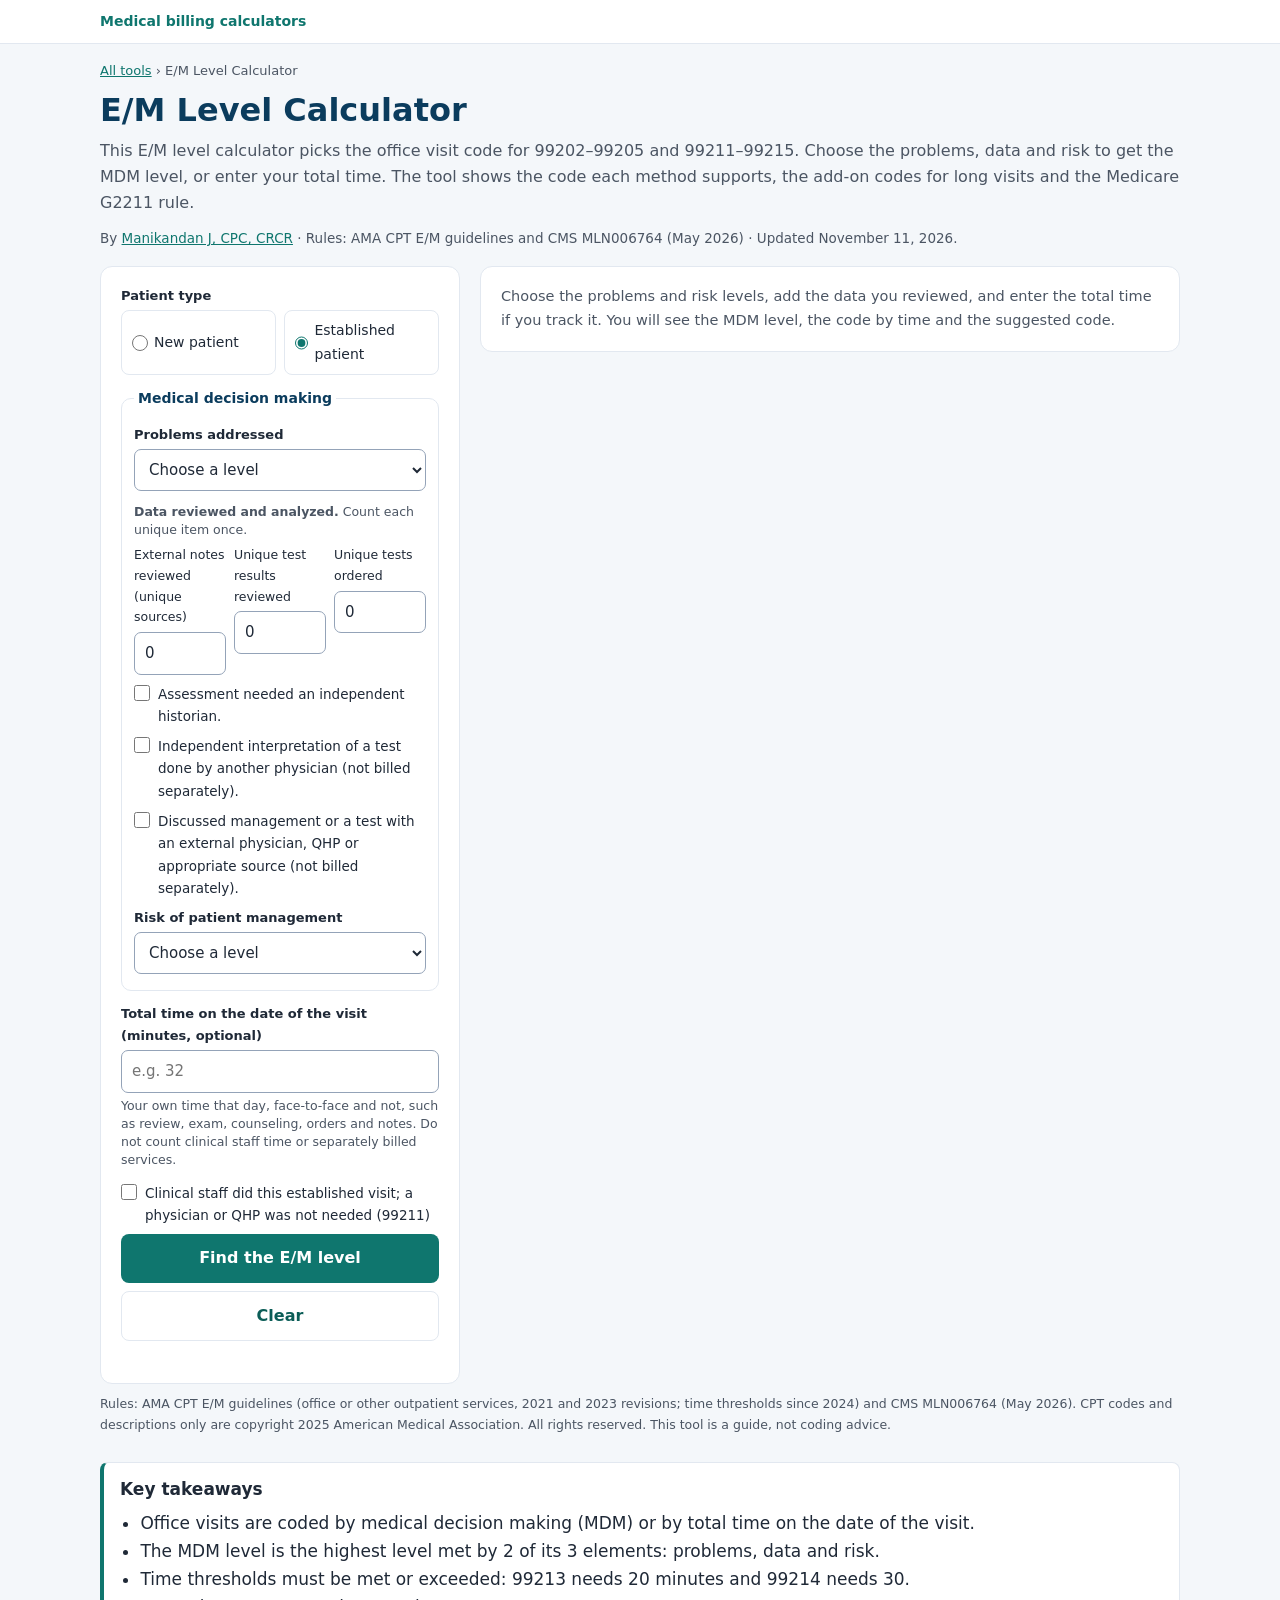
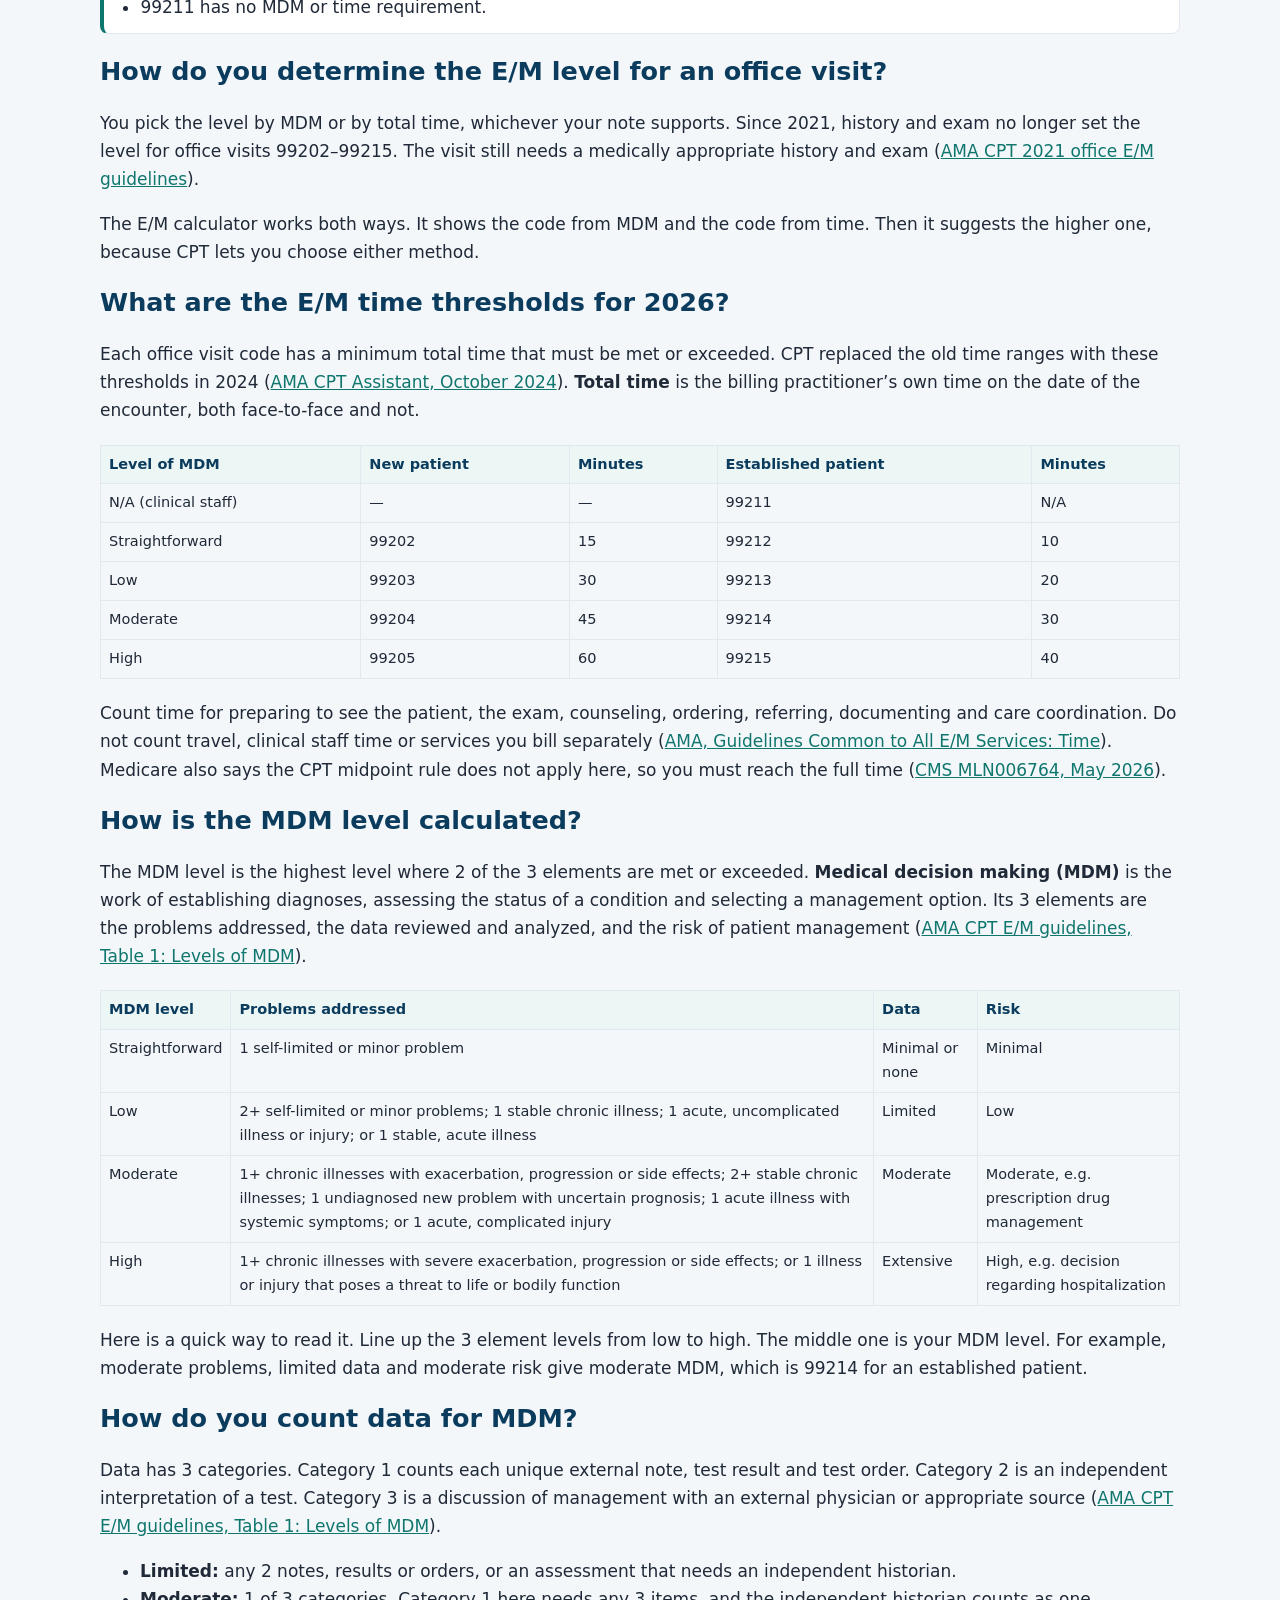
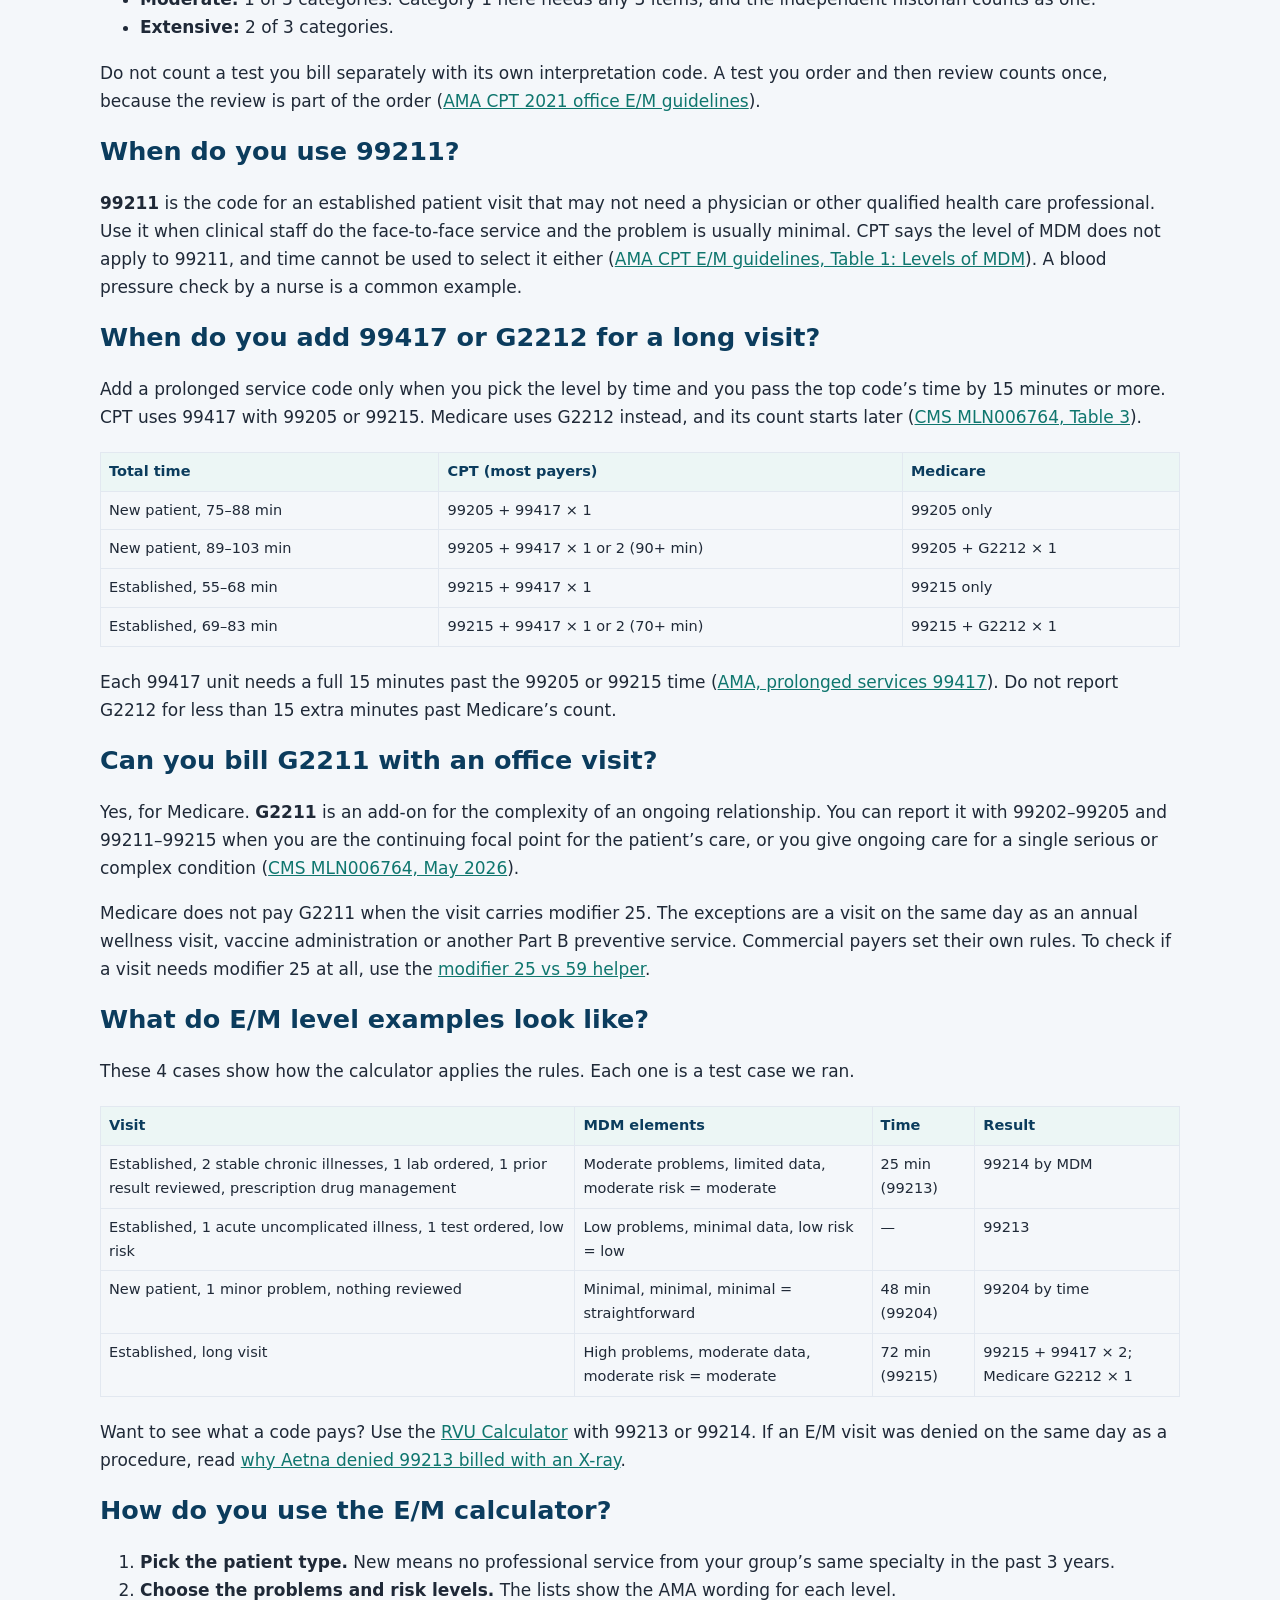
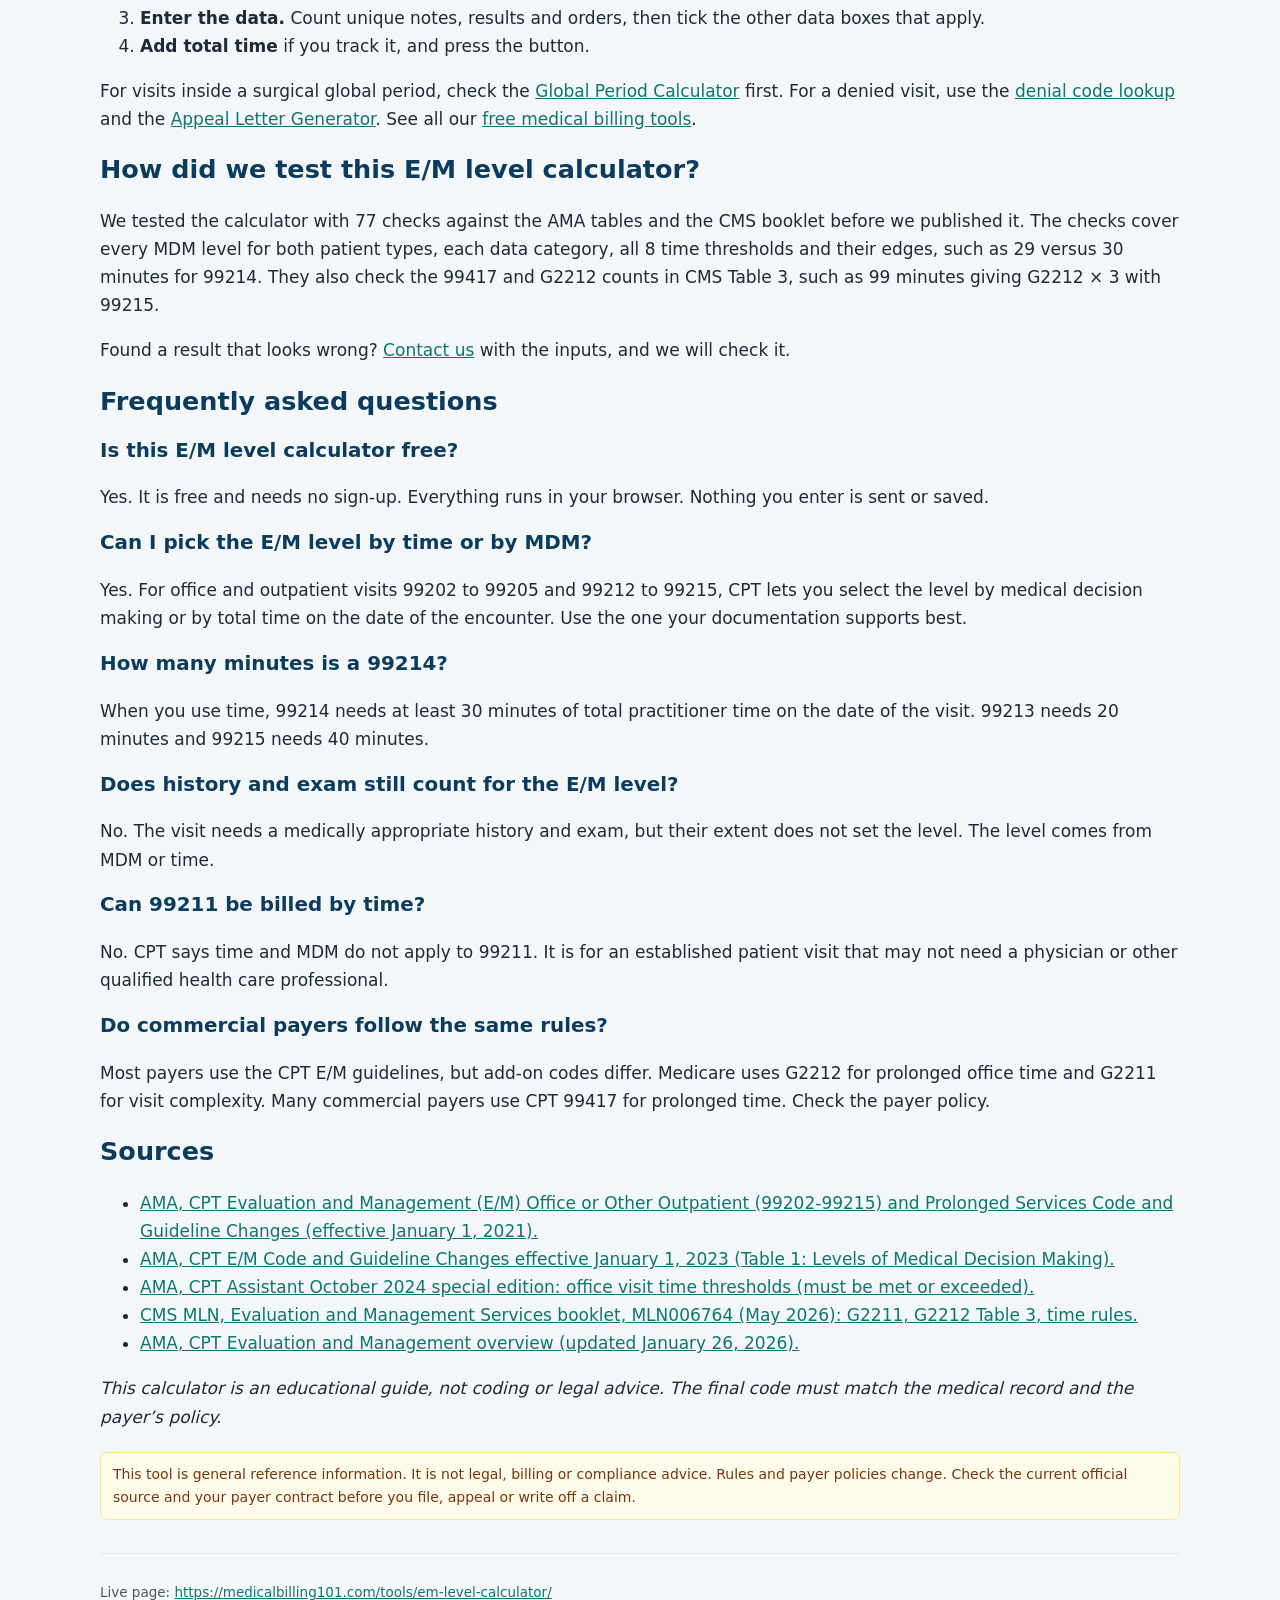
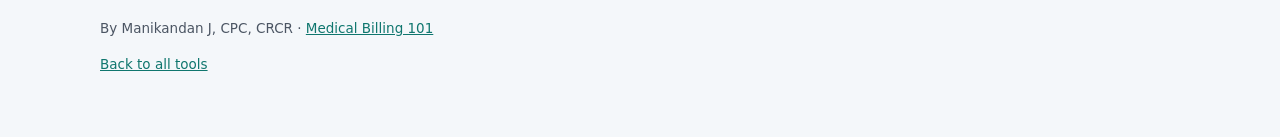
<file: em-level-calculator/index.html>
<!DOCTYPE html>
<html lang="en">
<head>
<meta charset="utf-8">
<meta name="viewport" content="width=device-width, initial-scale=1">
<title>E/M Level Calculator</title>
<meta name="description" content="E/M Level Calculator — standalone copy from Medical Billing 101.">
<link rel="stylesheet" href="../assets/page.css">
<link rel="stylesheet" href="tool.css">

</head>
<body>
<div class="site-bar"><div class="wrap"><a href="../index.html">Medical billing calculators</a></div></div>
<div class="wrap">
<nav class="crumb" aria-label="Breadcrumb"><a href="../index.html">All tools</a> <span aria-hidden="true">›</span> E/M Level Calculator</nav>
<h1>E/M Level Calculator</h1>
<p class="mbx-tool-intro">This E/M level calculator picks the office visit code for 99202&ndash;99205 and 99211&ndash;99215. Choose the problems, data and risk to get the MDM level, or enter your total time. The tool shows the code each method supports, the add-on codes for long visits and the Medicare G2211 rule.</p>
<p class="em-byline">By <a href="https://medicalbilling101.com/about/">Manikandan J, CPC, CRCR</a> &middot; Rules: AMA CPT E/M guidelines and CMS MLN006764 (May 2026) &middot; Updated November 11, 2026.</p>

<div id="mbx-em">
<div class="em-grid">
<form class="em-card" novalidate>
<fieldset><legend>Patient type</legend><div class="em-rad"><label><input type="radio" name="pt" value="n"> New patient</label><label><input type="radio" name="pt" value="e" checked> Established patient</label></div></fieldset>
<fieldset class="em-set"><legend>Medical decision making</legend>
<div class="em-fld"><label for="em-prob">Problems addressed</label><select id="em-prob" name="prob"><option value="">Choose a level </option>
<option value="1">Minimal: 1 self-limited or minor problem. </option>
<option value="2">Low: 2+ minor problems, 1 stable chronic illness, 1 acute uncomplicated illness or injury, or 1 stable acute illness. </option>
<option value="3">Moderate: chronic illness with exacerbation, 2+ stable chronic illnesses, new problem with uncertain prognosis, acute illness with systemic symptoms, or acute complicated injury. </option>
<option value="4">High: chronic illness with severe exacerbation, or a threat to life or bodily function. </option>
</select></div>
<p class="em-hint" style="margin:0 0 6px"><strong>Data reviewed and analyzed.</strong> Count each unique item once.</p>
<div class="em-n3"><div><label for="em-notes">External notes reviewed (unique sources)</label><input type="number" id="em-notes" name="notes" min="0" max="20" value="0" inputmode="numeric"></div><div><label for="em-results">Unique test results reviewed</label><input type="number" id="em-results" name="results" min="0" max="20" value="0" inputmode="numeric"></div><div><label for="em-orders">Unique tests ordered</label><input type="number" id="em-orders" name="orders" min="0" max="20" value="0" inputmode="numeric"></div></div>
<label class="em-ck" style="margin-top:8px!important"><input type="checkbox" name="hist"> Assessment needed an independent historian.</label>
<label class="em-ck"><input type="checkbox" name="interp"> Independent interpretation of a test done by another physician (not billed separately).</label>
<label class="em-ck"><input type="checkbox" name="disc"> Discussed management or a test with an external physician, QHP or appropriate source (not billed separately).</label>
<div class="em-fld"><label for="em-risk">Risk of patient management</label><select id="em-risk" name="risk"><option value="">Choose a level </option>
<option value="1">Minimal risk from more testing or treatment. </option>
<option value="2">Low risk of morbidity from more testing or treatment. </option>
<option value="3">Moderate: e.g. prescription drug management, minor surgery with risk factors, care limited by social determinants of health. </option>
<option value="4">High: e.g. drug therapy needing intensive toxicity monitoring, decision on hospitalization or emergency major surgery. </option>
</select></div>
</fieldset>
<div class="em-fld"><label for="em-time">Total time on the date of the visit (minutes, optional)</label><input type="number" id="em-time" name="time" min="0" max="600" inputmode="numeric" placeholder="e.g. 32"><p class="em-hint">Your own time that day, face-to-face and not, such as review, exam, counseling, orders and notes. Do not count clinical staff time or separately billed services.</p></div>
<label class="em-ck"><input type="checkbox" name="c99211"> Clinical staff did this established visit; a physician or QHP was not needed (99211)</label>
<button type="submit" class="em-btn">Find the E/M level</button>
<button type="reset" class="em-btn" style="background:#fff;color:var(--td);border:1px solid var(--bd);margin-top:8px">Clear</button>
<p class="em-msg" id="em-msg" role="status" aria-live="polite"></p>
</form>
<div class="em-card" aria-live="polite"><div id="em-out" hidden></div><p class="em-empty" id="em-empty">Choose the problems and risk levels, add the data you reviewed, and enter the total time if you track it. You will see the MDM level, the code by time and the suggested code.</p></div>
</div>
<p class="em-src">Rules: AMA CPT E/M guidelines (office or other outpatient services, 2021 and 2023 revisions; time thresholds since 2024) and CMS MLN006764 (May 2026). CPT codes and descriptions only are copyright 2025 American Medical Association. All rights reserved. This tool is a guide, not coding advice.</p>
<noscript><p>The E/M level calculator needs JavaScript. It runs in your browser and nothing is sent or saved.</p></noscript>
</div>

<div class="mbx-keybox">
<p><strong>Key takeaways</strong></p>
<ul>
<li>Office visits are coded by medical decision making (MDM) or by total time on the date of the visit.</li>
<li>The MDM level is the highest level met by 2 of its 3 elements: problems, data and risk.</li>
<li>Time thresholds must be met or exceeded: 99213 needs 20 minutes and 99214 needs 30.</li>
<li>99211 has no MDM or time requirement.</li>
</ul>
</div>

<h2>How do you determine the E/M level for an office visit?</h2>
<p>You pick the level by MDM or by total time, whichever your note supports. Since 2021, history and exam no longer set the level for office visits 99202&ndash;99215. The visit still needs a medically appropriate history and exam (<a href="https://www.ama-assn.org/system/files/2019-06/cpt-office-prolonged-svs-code-changes.pdf" target="_blank" rel="noopener">AMA CPT 2021 office E/M guidelines</a>).</p>
<p>The E/M calculator works both ways. It shows the code from MDM and the code from time. Then it suggests the higher one, because CPT lets you choose either method.</p>

<h2>What are the E/M time thresholds for 2026?</h2>
<p>Each office visit code has a minimum total time that must be met or exceeded. CPT replaced the old time ranges with these thresholds in 2024 (<a href="https://www.ama-assn.org/system/files/cpt-assistant-oct2024-prior-auth.pdf" target="_blank" rel="noopener">AMA CPT Assistant, October 2024</a>). <strong>Total time</strong> is the billing practitioner&rsquo;s own time on the date of the encounter, both face-to-face and not.</p>
<figure class="wp-block-table em-ex"><table>
<thead><tr><th>Level of MDM</th><th>New patient</th><th>Minutes</th><th>Established patient</th><th>Minutes</th></tr></thead>
<tbody>
<tr><td>N/A (clinical staff)</td><td>&mdash;</td><td>&mdash;</td><td>99211</td><td>N/A</td></tr>
<tr><td>Straightforward</td><td>99202</td><td>15</td><td>99212</td><td>10</td></tr>
<tr><td>Low</td><td>99203</td><td>30</td><td>99213</td><td>20</td></tr>
<tr><td>Moderate</td><td>99204</td><td>45</td><td>99214</td><td>30</td></tr>
<tr><td>High</td><td>99205</td><td>60</td><td>99215</td><td>40</td></tr>
</tbody></table></figure>
<p>Count time for preparing to see the patient, the exam, counseling, ordering, referring, documenting and care coordination. Do not count travel, clinical staff time or services you bill separately (<a href="https://www.ama-assn.org/system/files/2019-06/cpt-office-prolonged-svs-code-changes.pdf" target="_blank" rel="noopener">AMA, Guidelines Common to All E/M Services: Time</a>). Medicare also says the CPT midpoint rule does not apply here, so you must reach the full time (<a href="https://www.cms.gov/files/document/mln006764-evaluation-management-services.pdf" target="_blank" rel="noopener">CMS MLN006764, May 2026</a>).</p>

<h2>How is the MDM level calculated?</h2>
<p>The MDM level is the highest level where 2 of the 3 elements are met or exceeded. <strong>Medical decision making (MDM)</strong> is the work of establishing diagnoses, assessing the status of a condition and selecting a management option. Its 3 elements are the problems addressed, the data reviewed and analyzed, and the risk of patient management (<a href="https://www.ama-assn.org/system/files/2023-e-m-descriptors-guidelines.pdf" target="_blank" rel="noopener">AMA CPT E/M guidelines, Table 1: Levels of MDM</a>).</p>
<figure class="wp-block-table em-ex"><table>
<thead><tr><th>MDM level</th><th>Problems addressed</th><th>Data</th><th>Risk</th></tr></thead>
<tbody>
<tr><td>Straightforward</td><td>1 self-limited or minor problem</td><td>Minimal or none</td><td>Minimal</td></tr>
<tr><td>Low</td><td>2+ self-limited or minor problems; 1 stable chronic illness; 1 acute, uncomplicated illness or injury; or 1 stable, acute illness</td><td>Limited</td><td>Low</td></tr>
<tr><td>Moderate</td><td>1+ chronic illnesses with exacerbation, progression or side effects; 2+ stable chronic illnesses; 1 undiagnosed new problem with uncertain prognosis; 1 acute illness with systemic symptoms; or 1 acute, complicated injury</td><td>Moderate</td><td>Moderate, e.g. prescription drug management</td></tr>
<tr><td>High</td><td>1+ chronic illnesses with severe exacerbation, progression or side effects; or 1 illness or injury that poses a threat to life or bodily function</td><td>Extensive</td><td>High, e.g. decision regarding hospitalization</td></tr>
</tbody></table></figure>
<p>Here is a quick way to read it. Line up the 3 element levels from low to high. The middle one is your MDM level. For example, moderate problems, limited data and moderate risk give moderate MDM, which is 99214 for an established patient.</p>

<h2>How do you count data for MDM?</h2>
<p>Data has 3 categories. Category 1 counts each unique external note, test result and test order. Category 2 is an independent interpretation of a test. Category 3 is a discussion of management with an external physician or appropriate source (<a href="https://www.ama-assn.org/system/files/2023-e-m-descriptors-guidelines.pdf" target="_blank" rel="noopener">AMA CPT E/M guidelines, Table 1: Levels of MDM</a>).</p>
<ul>
<li><strong>Limited:</strong> any 2 notes, results or orders, or an assessment that needs an independent historian.</li>
<li><strong>Moderate:</strong> 1 of 3 categories. Category 1 here needs any 3 items, and the independent historian counts as one.</li>
<li><strong>Extensive:</strong> 2 of 3 categories.</li>
</ul>
<p>Do not count a test you bill separately with its own interpretation code. A test you order and then review counts once, because the review is part of the order (<a href="https://www.ama-assn.org/system/files/2019-06/cpt-office-prolonged-svs-code-changes.pdf" target="_blank" rel="noopener">AMA CPT 2021 office E/M guidelines</a>).</p>

<h2>When do you use 99211?</h2>
<p><strong>99211</strong> is the code for an established patient visit that may not need a physician or other qualified health care professional. Use it when clinical staff do the face-to-face service and the problem is usually minimal. CPT says the level of MDM does not apply to 99211, and time cannot be used to select it either (<a href="https://www.ama-assn.org/system/files/2023-e-m-descriptors-guidelines.pdf" target="_blank" rel="noopener">AMA CPT E/M guidelines, Table 1: Levels of MDM</a>). A blood pressure check by a nurse is a common example.</p>

<h2>When do you add 99417 or G2212 for a long visit?</h2>
<p>Add a prolonged service code only when you pick the level by time and you pass the top code&rsquo;s time by 15 minutes or more. CPT uses 99417 with 99205 or 99215. Medicare uses G2212 instead, and its count starts later (<a href="https://www.cms.gov/files/document/mln006764-evaluation-management-services.pdf" target="_blank" rel="noopener">CMS MLN006764, Table 3</a>).</p>
<figure class="wp-block-table em-ex"><table>
<thead><tr><th>Total time</th><th>CPT (most payers)</th><th>Medicare</th></tr></thead>
<tbody>
<tr><td>New patient, 75&ndash;88 min</td><td>99205 + 99417 &times; 1</td><td>99205 only</td></tr>
<tr><td>New patient, 89&ndash;103 min</td><td>99205 + 99417 &times; 1 or 2 (90+ min)</td><td>99205 + G2212 &times; 1</td></tr>
<tr><td>Established, 55&ndash;68 min</td><td>99215 + 99417 &times; 1</td><td>99215 only</td></tr>
<tr><td>Established, 69&ndash;83 min</td><td>99215 + 99417 &times; 1 or 2 (70+ min)</td><td>99215 + G2212 &times; 1</td></tr>
</tbody></table></figure>
<p>Each 99417 unit needs a full 15 minutes past the 99205 or 99215 time (<a href="https://www.ama-assn.org/system/files/2019-06/cpt-office-prolonged-svs-code-changes.pdf" target="_blank" rel="noopener">AMA, prolonged services 99417</a>). Do not report G2212 for less than 15 extra minutes past Medicare&rsquo;s count.</p>

<h2>Can you bill G2211 with an office visit?</h2>
<p>Yes, for Medicare. <strong>G2211</strong> is an add-on for the complexity of an ongoing relationship. You can report it with 99202&ndash;99205 and 99211&ndash;99215 when you are the continuing focal point for the patient&rsquo;s care, or you give ongoing care for a single serious or complex condition (<a href="https://www.cms.gov/files/document/mln006764-evaluation-management-services.pdf" target="_blank" rel="noopener">CMS MLN006764, May 2026</a>).</p>
<p>Medicare does not pay G2211 when the visit carries modifier 25. The exceptions are a visit on the same day as an annual wellness visit, vaccine administration or another Part B preventive service. Commercial payers set their own rules. To check if a visit needs modifier 25 at all, use the <a href="../modifier-25-59-helper/">modifier 25 vs 59 helper</a>.</p>

<h2>What do E/M level examples look like?</h2>
<p>These 4 cases show how the calculator applies the rules. Each one is a test case we ran.</p>
<figure class="wp-block-table em-ex"><table>
<thead><tr><th>Visit</th><th>MDM elements</th><th>Time</th><th>Result</th></tr></thead>
<tbody>
<tr><td>Established, 2 stable chronic illnesses, 1 lab ordered, 1 prior result reviewed, prescription drug management</td><td>Moderate problems, limited data, moderate risk = moderate</td><td>25 min (99213)</td><td>99214 by MDM</td></tr>
<tr><td>Established, 1 acute uncomplicated illness, 1 test ordered, low risk</td><td>Low problems, minimal data, low risk = low</td><td>&mdash;</td><td>99213</td></tr>
<tr><td>New patient, 1 minor problem, nothing reviewed</td><td>Minimal, minimal, minimal = straightforward</td><td>48 min (99204)</td><td>99204 by time</td></tr>
<tr><td>Established, long visit</td><td>High problems, moderate data, moderate risk = moderate</td><td>72 min (99215)</td><td>99215 + 99417 &times; 2; Medicare G2212 &times; 1</td></tr>
</tbody></table></figure>
<p>Want to see what a code pays? Use the <a href="../rvu-calculator/">RVU Calculator</a> with 99213 or 99214. If an E/M visit was denied on the same day as a procedure, read <a href="https://medicalbilling101.com/aetna-denying-office-visit-99213-billed-with-x-ray/">why Aetna denied 99213 billed with an X-ray</a>.</p>

<h2>How do you use the E/M calculator?</h2>
<ol>
<li><strong>Pick the patient type.</strong> New means no professional service from your group&rsquo;s same specialty in the past 3 years.</li>
<li><strong>Choose the problems and risk levels.</strong> The lists show the AMA wording for each level.</li>
<li><strong>Enter the data.</strong> Count unique notes, results and orders, then tick the other data boxes that apply.</li>
<li><strong>Add total time</strong> if you track it, and press the button.</li>
</ol>
<p>For visits inside a surgical global period, check the <a href="../global-period-calculator/">Global Period Calculator</a> first. For a denied visit, use the <a href="../denial-code-lookup/">denial code lookup</a> and the <a href="../appeal-letter-generator/">Appeal Letter Generator</a>. See all our <a href="https://medicalbilling101.com/tools/">free medical billing tools</a>.</p>

<h2>How did we test this E/M level calculator?</h2>
<!-- ORIGINAL DATA: calculator test results against AMA and CMS rules, Nov 11, 2026 -->
<p>We tested the calculator with 77 checks against the AMA tables and the CMS booklet before we published it. The checks cover every MDM level for both patient types, each data category, all 8 time thresholds and their edges, such as 29 versus 30 minutes for 99214. They also check the 99417 and G2212 counts in CMS Table 3, such as 99 minutes giving G2212 &times; 3 with 99215.</p>
<p>Found a result that looks wrong? <a href="https://medicalbilling101.com/contact/">Contact us</a> with the inputs, and we will check it.</p>

<h2>Frequently asked questions</h2>
<h3>Is this E/M level calculator free?</h3>
<p>Yes. It is free and needs no sign-up. Everything runs in your browser. Nothing you enter is sent or saved.</p>
<h3>Can I pick the E/M level by time or by MDM?</h3>
<p>Yes. For office and outpatient visits 99202 to 99205 and 99212 to 99215, CPT lets you select the level by medical decision making or by total time on the date of the encounter. Use the one your documentation supports best.</p>
<h3>How many minutes is a 99214?</h3>
<p>When you use time, 99214 needs at least 30 minutes of total practitioner time on the date of the visit. 99213 needs 20 minutes and 99215 needs 40 minutes.</p>
<h3>Does history and exam still count for the E/M level?</h3>
<p>No. The visit needs a medically appropriate history and exam, but their extent does not set the level. The level comes from MDM or time.</p>
<h3>Can 99211 be billed by time?</h3>
<p>No. CPT says time and MDM do not apply to 99211. It is for an established patient visit that may not need a physician or other qualified health care professional.</p>
<h3>Do commercial payers follow the same rules?</h3>
<p>Most payers use the CPT E/M guidelines, but add-on codes differ. Medicare uses G2212 for prolonged office time and G2211 for visit complexity. Many commercial payers use CPT 99417 for prolonged time. Check the payer policy.</p>

<h2>Sources</h2>
<ul>
<li><a href="https://www.ama-assn.org/system/files/2019-06/cpt-office-prolonged-svs-code-changes.pdf" target="_blank" rel="noopener">AMA, CPT Evaluation and Management (E/M) Office or Other Outpatient (99202-99215) and Prolonged Services Code and Guideline Changes (effective January 1, 2021).</a></li>
<li><a href="https://www.ama-assn.org/system/files/2023-e-m-descriptors-guidelines.pdf" target="_blank" rel="noopener">AMA, CPT E/M Code and Guideline Changes effective January 1, 2023 (Table 1: Levels of Medical Decision Making).</a></li>
<li><a href="https://www.ama-assn.org/system/files/cpt-assistant-oct2024-prior-auth.pdf" target="_blank" rel="noopener">AMA, CPT Assistant October 2024 special edition: office visit time thresholds (must be met or exceeded).</a></li>
<li><a href="https://www.cms.gov/files/document/mln006764-evaluation-management-services.pdf" target="_blank" rel="noopener">CMS MLN, Evaluation and Management Services booklet, MLN006764 (May 2026): G2211, G2212 Table 3, time rules.</a></li>
<li><a href="https://www.ama-assn.org/practice-management/cpt/cpt-evaluation-and-management" target="_blank" rel="noopener">AMA, CPT Evaluation and Management overview (updated January 26, 2026).</a></li>
</ul>
<p><em>This calculator is an educational guide, not coding or legal advice. The final code must match the medical record and the payer&rsquo;s policy.</em></p>

<p class="disclaimer">This tool is general reference information. It is not legal, billing or compliance advice. Rules and payer policies change. Check the current official source and your payer contract before you file, appeal or write off a claim.</p>
<footer class="page-footer">
<p>Live page: <a href="https://medicalbilling101.com/tools/em-level-calculator/">https://medicalbilling101.com/tools/em-level-calculator/</a></p>
<p>By Manikandan J, CPC, CRCR · <a href="https://medicalbilling101.com/">Medical Billing 101</a></p>
<p><a href="../index.html">Back to all tools</a></p>
</footer>
</div>
<script src="em.js" defer></script>
</body>
</html>
</file>
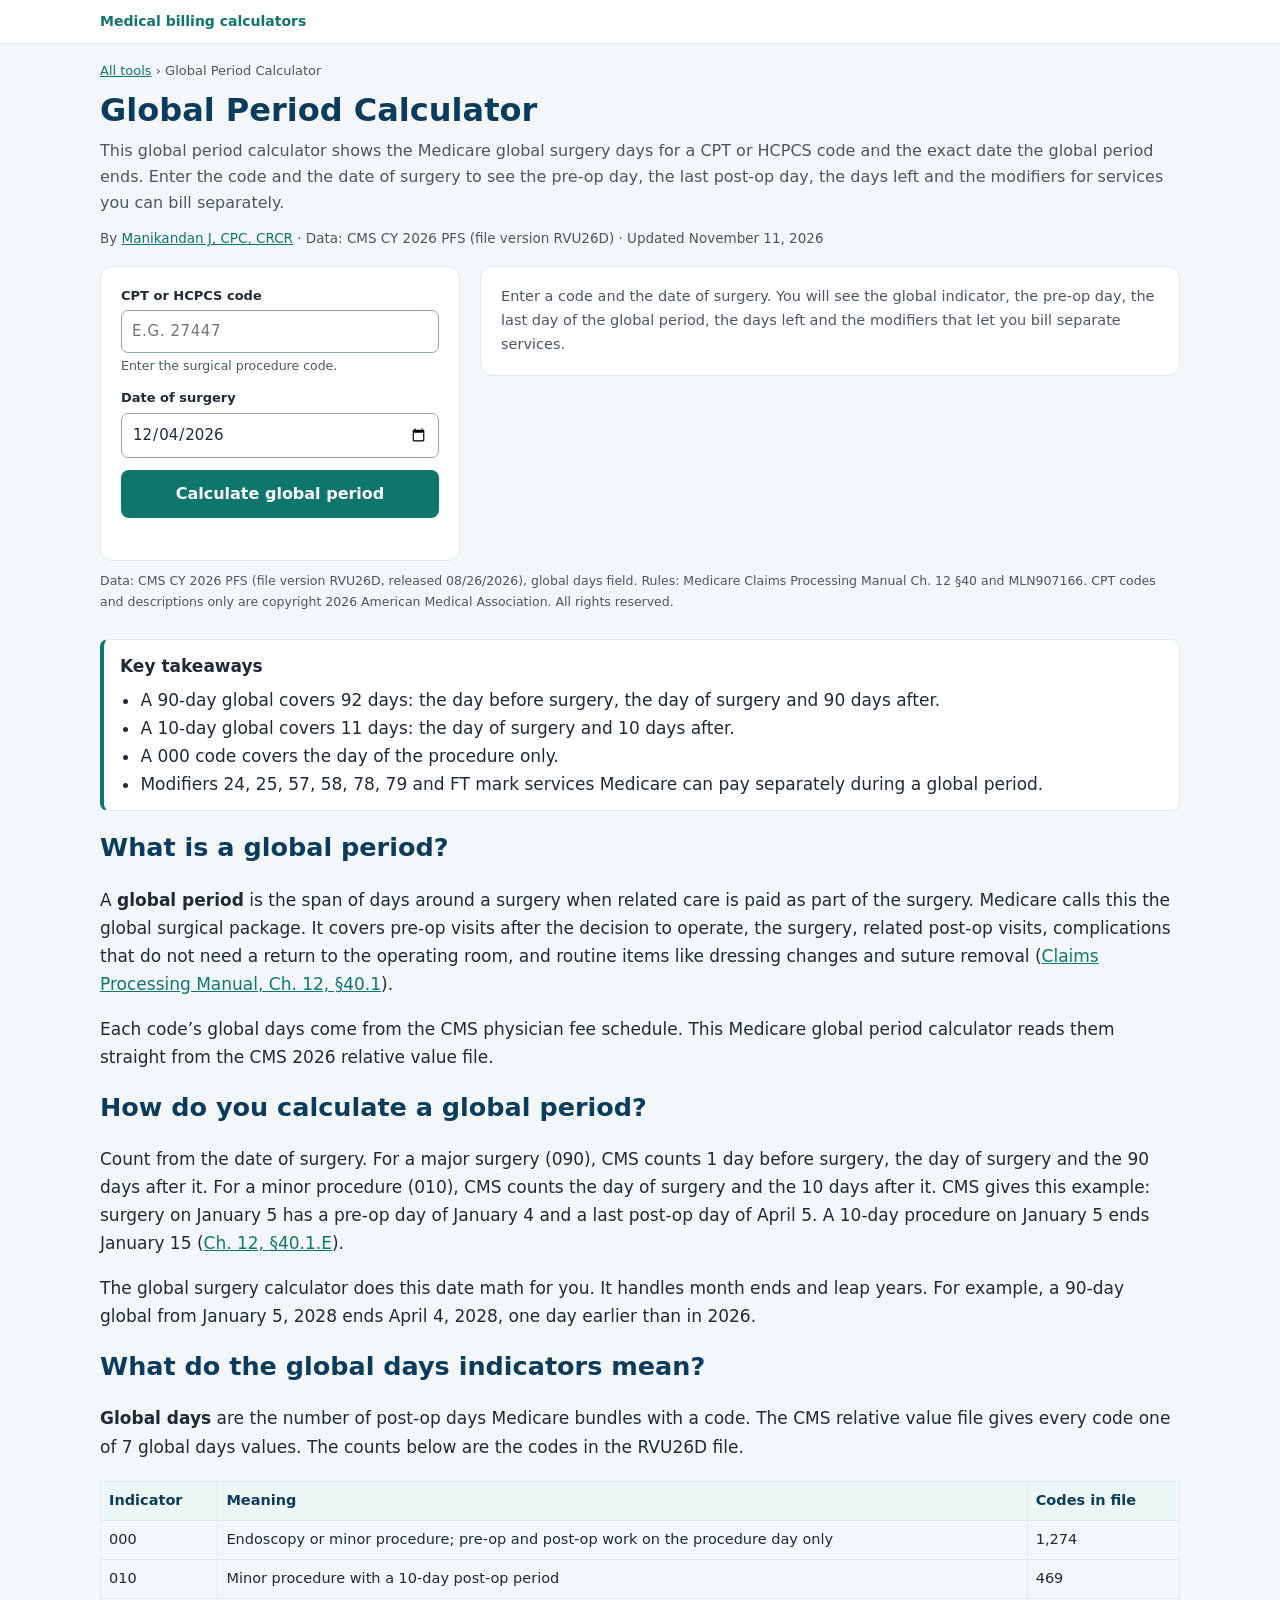
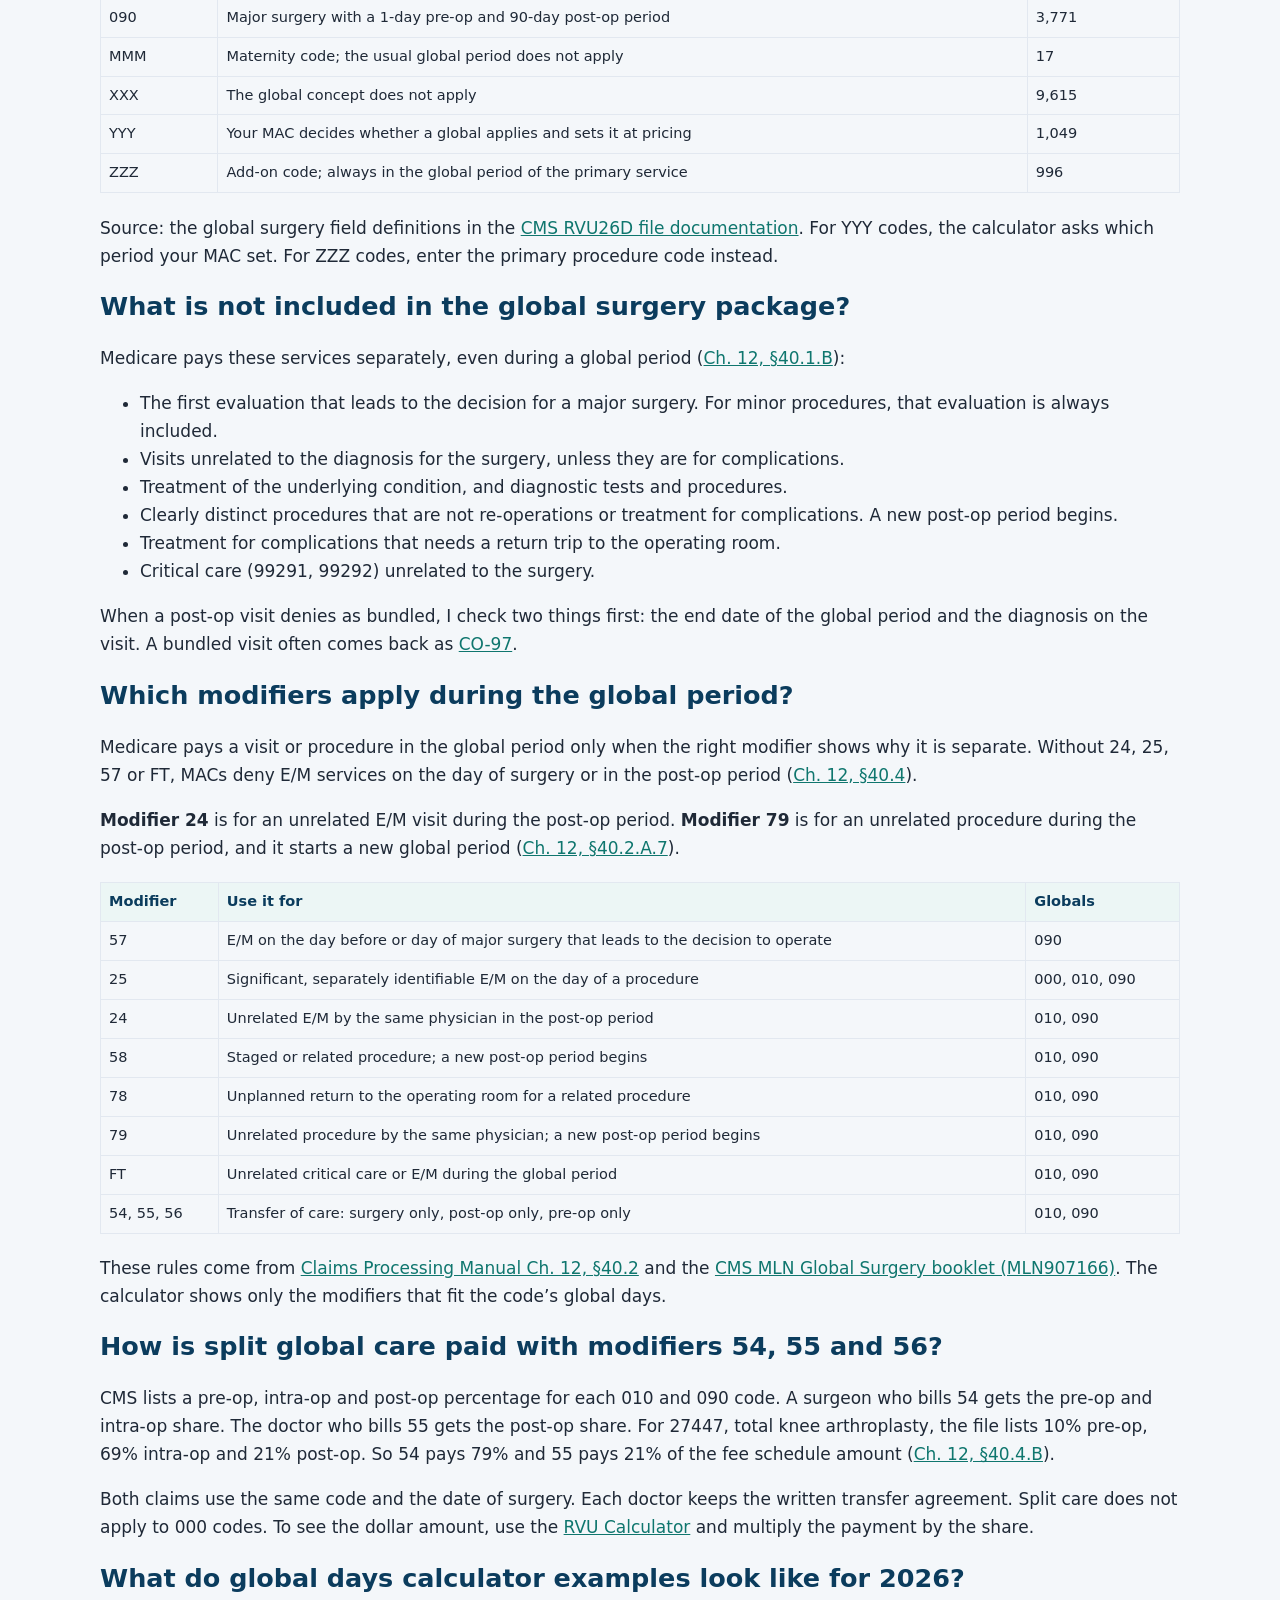
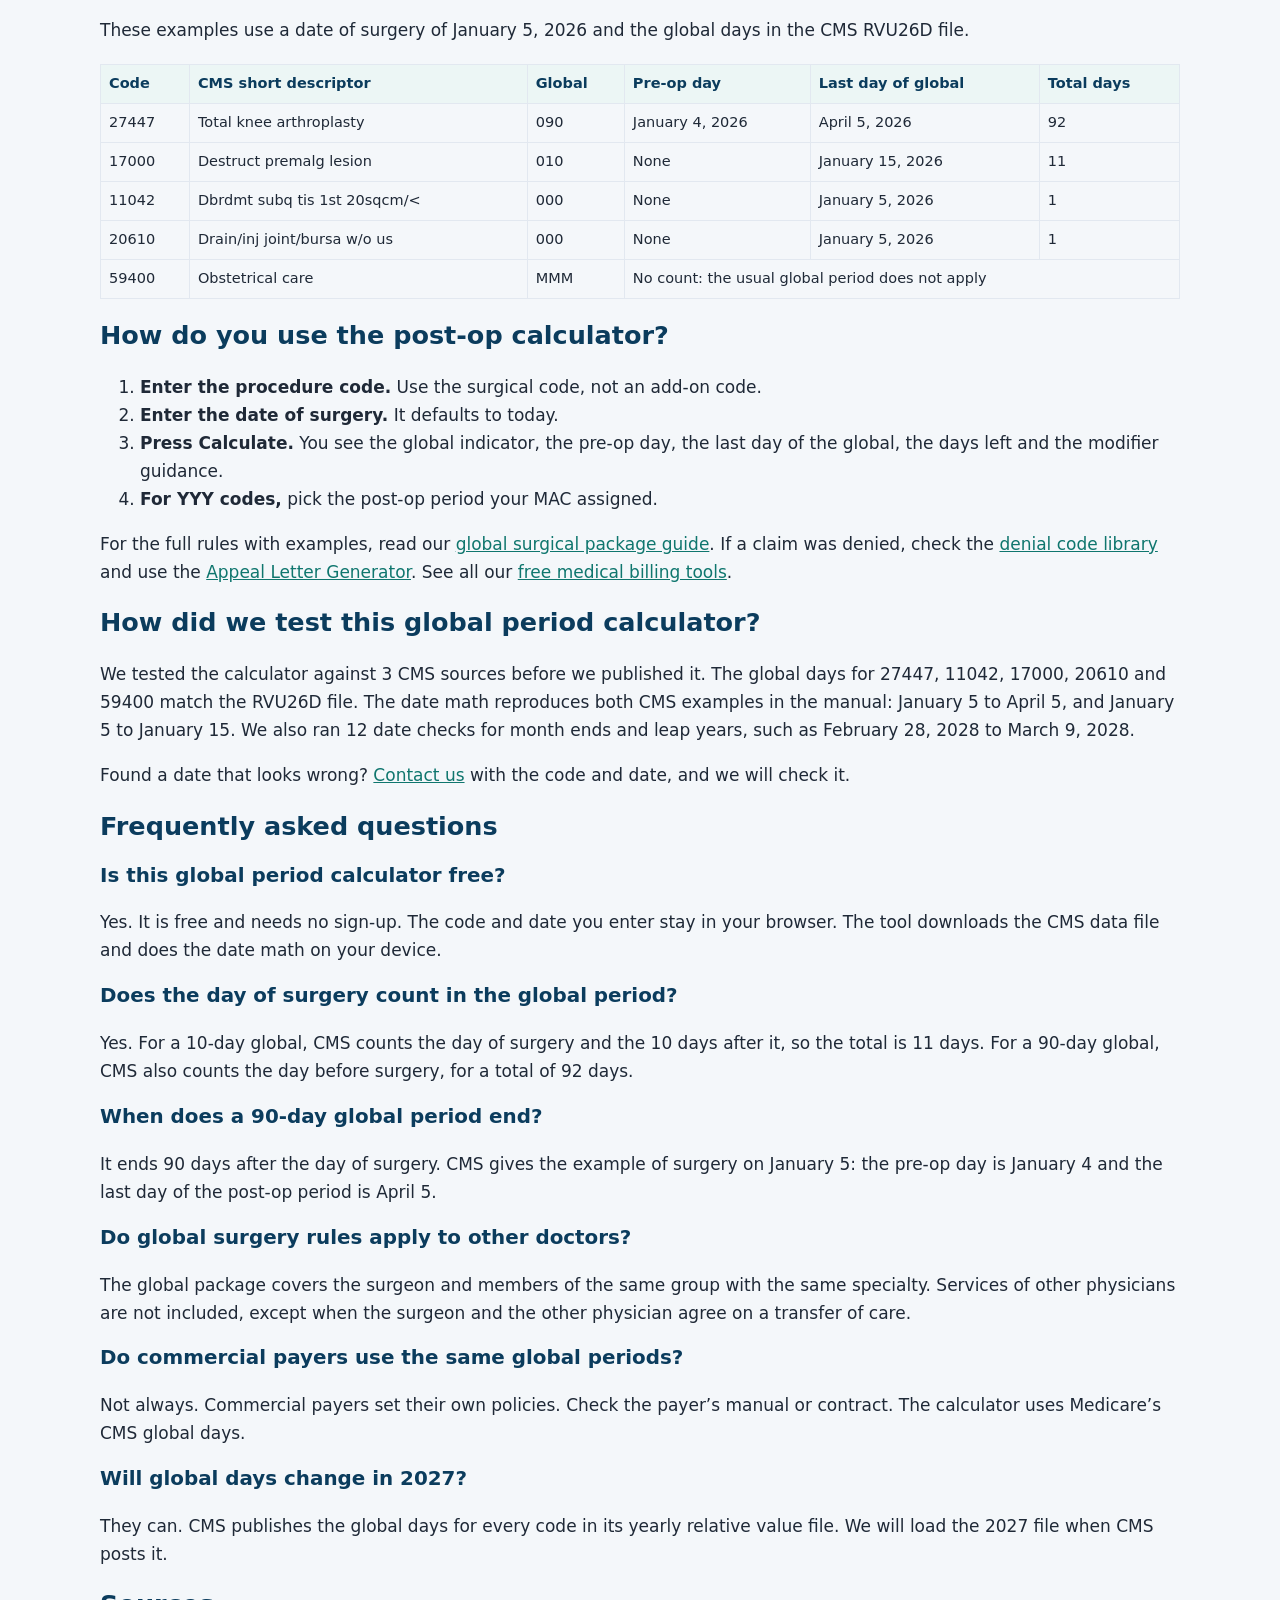
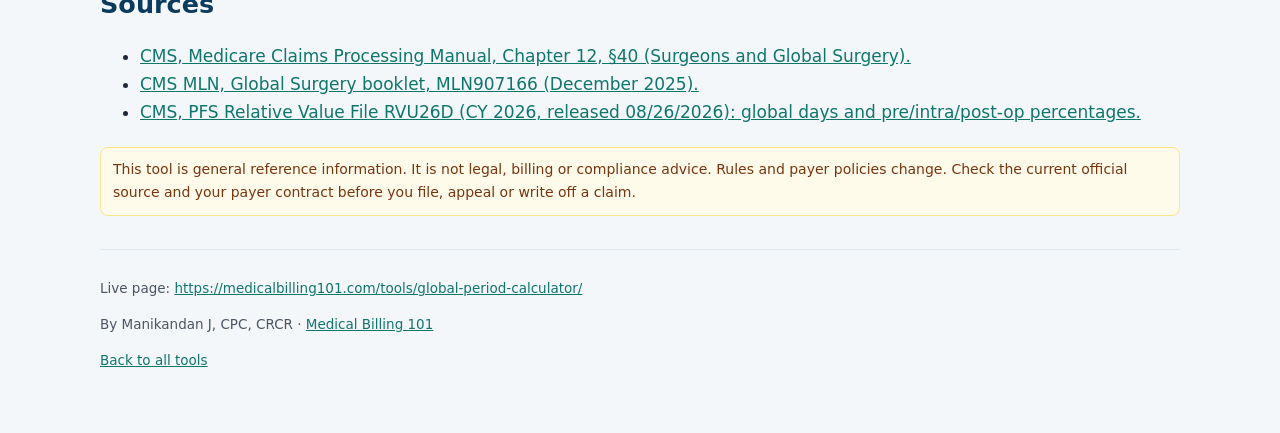
<file: global-period-calculator/index.html>
<!DOCTYPE html>
<html lang="en">
<head>
<meta charset="utf-8">
<meta name="viewport" content="width=device-width, initial-scale=1">
<title>Global Period Calculator</title>
<meta name="description" content="Global Period Calculator — standalone copy from Medical Billing 101.">
<link rel="stylesheet" href="../assets/page.css">
<link rel="stylesheet" href="tool.css">

</head>
<body>
<div class="site-bar"><div class="wrap"><a href="../index.html">Medical billing calculators</a></div></div>
<div class="wrap">
<nav class="crumb" aria-label="Breadcrumb"><a href="../index.html">All tools</a> <span aria-hidden="true">›</span> Global Period Calculator</nav>
<h1>Global Period Calculator</h1>
<p class="mbx-tool-intro">This global period calculator shows the Medicare global surgery days for a CPT or HCPCS code and the exact date the global period ends. Enter the code and the date of surgery to see the pre-op day, the last post-op day, the days left and the modifiers for services you can bill separately.</p>
<p class="gp-byline">By <a href="https://medicalbilling101.com/about/">Manikandan J, CPC, CRCR</a> &middot; Data: CMS CY 2026 PFS (file version RVU26D) &middot; Updated November 11, 2026</p>

<div id="mbx-gp" data-src="data/global-days-cy2026-rvu26d.txt">
<div class="gp-grid">
<form class="gp-card" novalidate>
<div class="gp-fld"><label for="gp-code">CPT or HCPCS code</label><input type="text" id="gp-code" name="code" autocomplete="off" maxlength="7" placeholder="e.g. 27447" aria-describedby="gp-h1" required><p class="gp-hint" id="gp-h1">Enter the surgical procedure code.</p></div>
<div class="gp-fld"><label for="gp-dos">Date of surgery</label><input type="date" id="gp-dos" name="dos" required></div>
<div class="gp-fld" id="gp-yyy-w" hidden><label for="gp-yyy">Post-op period your MAC assigned (YYY codes)</label><select id="gp-yyy" name="yyy"><option value="">Choose 0, 10 or 90 days</option><option value="000">0 days (000)</option><option value="010">10 days (010)</option><option value="090">90 days (090)</option></select></div>
<button type="submit" class="gp-btn">Calculate global period</button>
<p class="gp-msg" id="gp-msg" role="status" aria-live="polite"></p>
</form>
<div class="gp-card" aria-live="polite"><div id="gp-out" hidden></div><p class="gp-empty" id="gp-empty">Enter a code and the date of surgery. You will see the global indicator, the pre-op day, the last day of the global period, the days left and the modifiers that let you bill separate services.</p></div>
</div>
<p class="gp-src">Data: CMS CY 2026 PFS (file version RVU26D, released 08/26/2026), global days field. Rules: Medicare Claims Processing Manual Ch. 12 &sect;40 and MLN907166. CPT codes and descriptions only are copyright 2026 American Medical Association. All rights reserved.</p>
<noscript><p>The global period calculator needs JavaScript. It runs in your browser and nothing is sent or saved.</p></noscript>
</div>

<div class="mbx-keybox">
<p><strong>Key takeaways</strong></p>
<ul>
<li>A 90-day global covers 92 days: the day before surgery, the day of surgery and 90 days after.</li>
<li>A 10-day global covers 11 days: the day of surgery and 10 days after.</li>
<li>A 000 code covers the day of the procedure only.</li>
<li>Modifiers 24, 25, 57, 58, 78, 79 and FT mark services Medicare can pay separately during a global period.</li>
</ul>
</div>

<h2>What is a global period?</h2>
<p>A <strong>global period</strong> is the span of days around a surgery when related care is paid as part of the surgery. Medicare calls this the global surgical package. It covers pre-op visits after the decision to operate, the surgery, related post-op visits, complications that do not need a return to the operating room, and routine items like dressing changes and suture removal (<a href="https://www.cms.gov/regulations-and-guidance/guidance/manuals/downloads/clm104c12.pdf" target="_blank" rel="noopener">Claims Processing Manual, Ch. 12, &sect;40.1</a>).</p>
<p>Each code&rsquo;s global days come from the CMS physician fee schedule. This Medicare global period calculator reads them straight from the CMS 2026 relative value file.</p>

<h2>How do you calculate a global period?</h2>
<p>Count from the date of surgery. For a major surgery (090), CMS counts 1 day before surgery, the day of surgery and the 90 days after it. For a minor procedure (010), CMS counts the day of surgery and the 10 days after it. CMS gives this example: surgery on January 5 has a pre-op day of January 4 and a last post-op day of April 5. A 10-day procedure on January 5 ends January 15 (<a href="https://www.cms.gov/regulations-and-guidance/guidance/manuals/downloads/clm104c12.pdf" target="_blank" rel="noopener">Ch. 12, &sect;40.1.E</a>).</p>
<p>The global surgery calculator does this date math for you. It handles month ends and leap years. For example, a 90-day global from January 5, 2028 ends April 4, 2028, one day earlier than in 2026.</p>

<h2>What do the global days indicators mean?</h2>
<p><strong>Global days</strong> are the number of post-op days Medicare bundles with a code. The CMS relative value file gives every code one of 7 global days values. The counts below are the codes in the RVU26D file.</p>
<figure class="wp-block-table gp-ex"><table>
<thead><tr><th>Indicator</th><th>Meaning</th><th>Codes in file</th></tr></thead>
<tbody>
<tr><td>000</td><td>Endoscopy or minor procedure; pre-op and post-op work on the procedure day only</td><td>1,274</td></tr>
<tr><td>010</td><td>Minor procedure with a 10-day post-op period</td><td>469</td></tr>
<tr><td>090</td><td>Major surgery with a 1-day pre-op and 90-day post-op period</td><td>3,771</td></tr>
<tr><td>MMM</td><td>Maternity code; the usual global period does not apply</td><td>17</td></tr>
<tr><td>XXX</td><td>The global concept does not apply</td><td>9,615</td></tr>
<tr><td>YYY</td><td>Your MAC decides whether a global applies and sets it at pricing</td><td>1,049</td></tr>
<tr><td>ZZZ</td><td>Add-on code; always in the global period of the primary service</td><td>996</td></tr>
</tbody></table></figure>
<p>Source: the global surgery field definitions in the <a href="https://www.cms.gov/medicare/payment/fee-schedules/physician/pfs-relative-value-files/rvu26d" target="_blank" rel="noopener">CMS RVU26D file documentation</a>. For YYY codes, the calculator asks which period your MAC set. For ZZZ codes, enter the primary procedure code instead.</p>

<h2>What is not included in the global surgery package?</h2>
<p>Medicare pays these services separately, even during a global period (<a href="https://www.cms.gov/regulations-and-guidance/guidance/manuals/downloads/clm104c12.pdf" target="_blank" rel="noopener">Ch. 12, &sect;40.1.B</a>):</p>
<ul>
<li>The first evaluation that leads to the decision for a major surgery. For minor procedures, that evaluation is always included.</li>
<li>Visits unrelated to the diagnosis for the surgery, unless they are for complications.</li>
<li>Treatment of the underlying condition, and diagnostic tests and procedures.</li>
<li>Clearly distinct procedures that are not re-operations or treatment for complications. A new post-op period begins.</li>
<li>Treatment for complications that needs a return trip to the operating room.</li>
<li>Critical care (99291, 99292) unrelated to the surgery.</li>
</ul>
<p>When a post-op visit denies as bundled, I check two things first: the end date of the global period and the diagnosis on the visit. A bundled visit often comes back as <a href="https://medicalbilling101.com/co-97-denial-code/">CO-97</a>.</p>

<h2>Which modifiers apply during the global period?</h2>
<p>Medicare pays a visit or procedure in the global period only when the right modifier shows why it is separate. Without 24, 25, 57 or FT, MACs deny E/M services on the day of surgery or in the post-op period (<a href="https://www.cms.gov/regulations-and-guidance/guidance/manuals/downloads/clm104c12.pdf" target="_blank" rel="noopener">Ch. 12, &sect;40.4</a>).</p>
<p><strong>Modifier 24</strong> is for an unrelated E/M visit during the post-op period. <strong>Modifier 79</strong> is for an unrelated procedure during the post-op period, and it starts a new global period (<a href="https://www.cms.gov/regulations-and-guidance/guidance/manuals/downloads/clm104c12.pdf" target="_blank" rel="noopener">Ch. 12, &sect;40.2.A.7</a>).</p>
<figure class="wp-block-table gp-ex"><table>
<thead><tr><th>Modifier</th><th>Use it for</th><th>Globals</th></tr></thead>
<tbody>
<tr><td>57</td><td>E/M on the day before or day of major surgery that leads to the decision to operate</td><td>090</td></tr>
<tr><td>25</td><td>Significant, separately identifiable E/M on the day of a procedure</td><td>000, 010, 090</td></tr>
<tr><td>24</td><td>Unrelated E/M by the same physician in the post-op period</td><td>010, 090</td></tr>
<tr><td>58</td><td>Staged or related procedure; a new post-op period begins</td><td>010, 090</td></tr>
<tr><td>78</td><td>Unplanned return to the operating room for a related procedure</td><td>010, 090</td></tr>
<tr><td>79</td><td>Unrelated procedure by the same physician; a new post-op period begins</td><td>010, 090</td></tr>
<tr><td>FT</td><td>Unrelated critical care or E/M during the global period</td><td>010, 090</td></tr>
<tr><td>54, 55, 56</td><td>Transfer of care: surgery only, post-op only, pre-op only</td><td>010, 090</td></tr>
</tbody></table></figure>
<p>These rules come from <a href="https://www.cms.gov/regulations-and-guidance/guidance/manuals/downloads/clm104c12.pdf" target="_blank" rel="noopener">Claims Processing Manual Ch. 12, &sect;40.2</a> and the <a href="https://www.cms.gov/files/document/mln907166-global-surgery-booklet.pdf" target="_blank" rel="noopener">CMS MLN Global Surgery booklet (MLN907166)</a>. The calculator shows only the modifiers that fit the code&rsquo;s global days.</p>

<h2>How is split global care paid with modifiers 54, 55 and 56?</h2>
<p>CMS lists a pre-op, intra-op and post-op percentage for each 010 and 090 code. A surgeon who bills 54 gets the pre-op and intra-op share. The doctor who bills 55 gets the post-op share. For 27447, total knee arthroplasty, the file lists 10% pre-op, 69% intra-op and 21% post-op. So 54 pays 79% and 55 pays 21% of the fee schedule amount (<a href="https://www.cms.gov/regulations-and-guidance/guidance/manuals/downloads/clm104c12.pdf" target="_blank" rel="noopener">Ch. 12, &sect;40.4.B</a>).</p>
<p>Both claims use the same code and the date of surgery. Each doctor keeps the written transfer agreement. Split care does not apply to 000 codes. To see the dollar amount, use the <a href="../rvu-calculator/">RVU Calculator</a> and multiply the payment by the share.</p>

<h2>What do global days calculator examples look like for 2026?</h2>
<p>These examples use a date of surgery of January 5, 2026 and the global days in the CMS RVU26D file.</p>
<figure class="wp-block-table gp-ex"><table>
<thead><tr><th>Code</th><th>CMS short descriptor</th><th>Global</th><th>Pre-op day</th><th>Last day of global</th><th>Total days</th></tr></thead>
<tbody><tr><td>27447</td><td>Total knee arthroplasty</td><td>090</td><td>January 4, 2026</td><td>April 5, 2026</td><td>92</td></tr><tr><td>17000</td><td>Destruct premalg lesion</td><td>010</td><td>None</td><td>January 15, 2026</td><td>11</td></tr><tr><td>11042</td><td>Dbrdmt subq tis 1st 20sqcm/&lt;</td><td>000</td><td>None</td><td>January 5, 2026</td><td>1</td></tr><tr><td>20610</td><td>Drain/inj joint/bursa w/o us</td><td>000</td><td>None</td><td>January 5, 2026</td><td>1</td></tr><tr><td>59400</td><td>Obstetrical care</td><td>MMM</td><td colspan="3">No count: the usual global period does not apply</td></tr></tbody></table></figure>

<h2>How do you use the post-op calculator?</h2>
<ol>
<li><strong>Enter the procedure code.</strong> Use the surgical code, not an add-on code.</li>
<li><strong>Enter the date of surgery.</strong> It defaults to today.</li>
<li><strong>Press Calculate.</strong> You see the global indicator, the pre-op day, the last day of the global, the days left and the modifier guidance.</li>
<li><strong>For YYY codes,</strong> pick the post-op period your MAC assigned.</li>
</ol>
<p>For the full rules with examples, read our <a href="https://medicalbilling101.com/global-surgical-package-guide-reference-page-on-10-day-and-90-day-global-period-billing-rules/">global surgical package guide</a>. If a claim was denied, check the <a href="../denial-code-lookup/">denial code library</a> and use the <a href="../appeal-letter-generator/">Appeal Letter Generator</a>. See all our <a href="https://medicalbilling101.com/tools/">free medical billing tools</a>.</p>

<h2>How did we test this global period calculator?</h2>
<!-- ORIGINAL DATA: calculator test results against the CMS file and manual, Nov 11, 2026 -->
<p>We tested the calculator against 3 CMS sources before we published it. The global days for 27447, 11042, 17000, 20610 and 59400 match the RVU26D file. The date math reproduces both CMS examples in the manual: January 5 to April 5, and January 5 to January 15. We also ran 12 date checks for month ends and leap years, such as February 28, 2028 to March 9, 2028.</p>
<p>Found a date that looks wrong? <a href="https://medicalbilling101.com/contact/">Contact us</a> with the code and date, and we will check it.</p>

<h2>Frequently asked questions</h2>
<h3>Is this global period calculator free?</h3>
<p>Yes. It is free and needs no sign-up. The code and date you enter stay in your browser. The tool downloads the CMS data file and does the date math on your device.</p>
<h3>Does the day of surgery count in the global period?</h3>
<p>Yes. For a 10-day global, CMS counts the day of surgery and the 10 days after it, so the total is 11 days. For a 90-day global, CMS also counts the day before surgery, for a total of 92 days.</p>
<h3>When does a 90-day global period end?</h3>
<p>It ends 90 days after the day of surgery. CMS gives the example of surgery on January 5: the pre-op day is January 4 and the last day of the post-op period is April 5.</p>
<h3>Do global surgery rules apply to other doctors?</h3>
<p>The global package covers the surgeon and members of the same group with the same specialty. Services of other physicians are not included, except when the surgeon and the other physician agree on a transfer of care.</p>
<h3>Do commercial payers use the same global periods?</h3>
<p>Not always. Commercial payers set their own policies. Check the payer’s manual or contract. The calculator uses Medicare’s CMS global days.</p>
<h3>Will global days change in 2027?</h3>
<p>They can. CMS publishes the global days for every code in its yearly relative value file. We will load the 2027 file when CMS posts it.</p>

<h2>Sources</h2>
<ul>
<li><a href="https://www.cms.gov/regulations-and-guidance/guidance/manuals/downloads/clm104c12.pdf" target="_blank" rel="noopener">CMS, Medicare Claims Processing Manual, Chapter 12, &sect;40 (Surgeons and Global Surgery).</a></li>
<li><a href="https://www.cms.gov/files/document/mln907166-global-surgery-booklet.pdf" target="_blank" rel="noopener">CMS MLN, Global Surgery booklet, MLN907166 (December 2025).</a></li>
<li><a href="https://www.cms.gov/medicare/payment/fee-schedules/physician/pfs-relative-value-files/rvu26d" target="_blank" rel="noopener">CMS, PFS Relative Value File RVU26D (CY 2026, released 08/26/2026): global days and pre/intra/post-op percentages.</a></li>
</ul>

<p class="disclaimer">This tool is general reference information. It is not legal, billing or compliance advice. Rules and payer policies change. Check the current official source and your payer contract before you file, appeal or write off a claim.</p>
<footer class="page-footer">
<p>Live page: <a href="https://medicalbilling101.com/tools/global-period-calculator/">https://medicalbilling101.com/tools/global-period-calculator/</a></p>
<p>By Manikandan J, CPC, CRCR · <a href="https://medicalbilling101.com/">Medical Billing 101</a></p>
<p><a href="../index.html">Back to all tools</a></p>
</footer>
</div>
<script src="glob.js" defer></script>
</body>
</html>
</file>
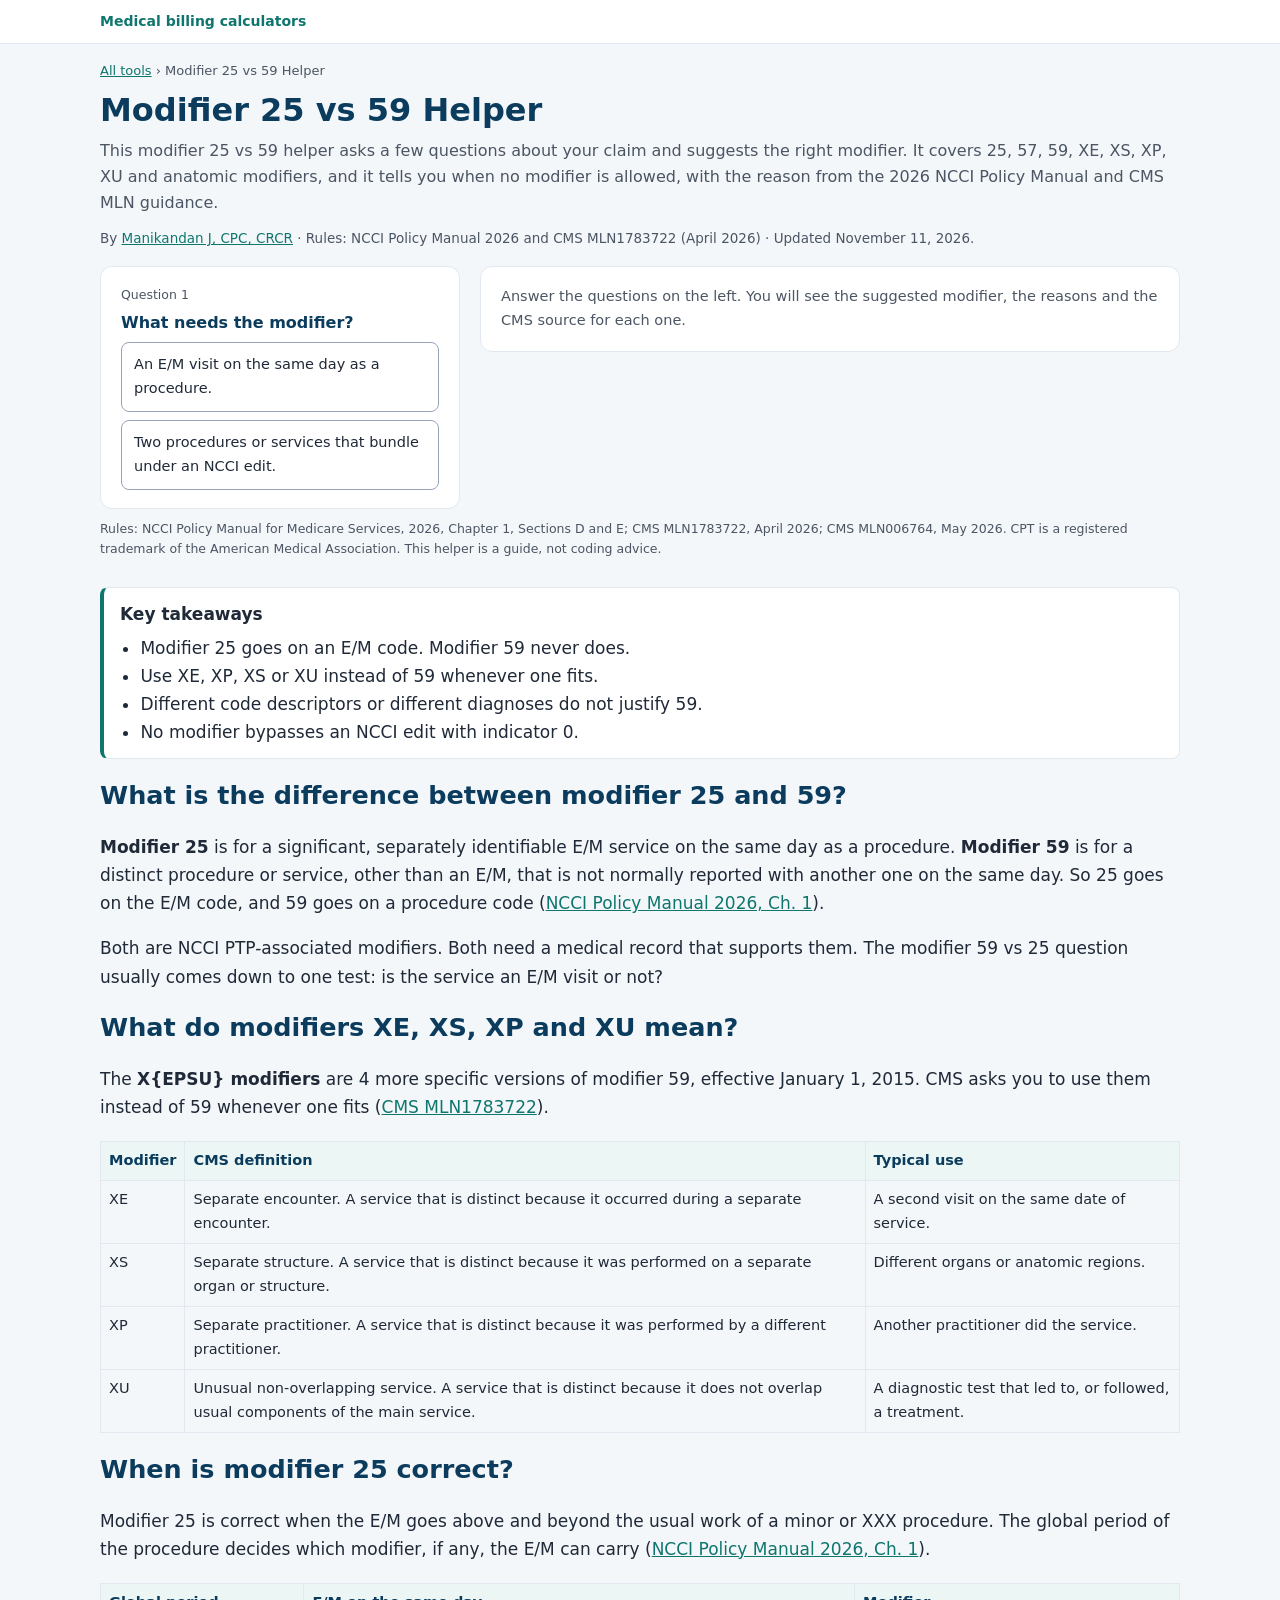
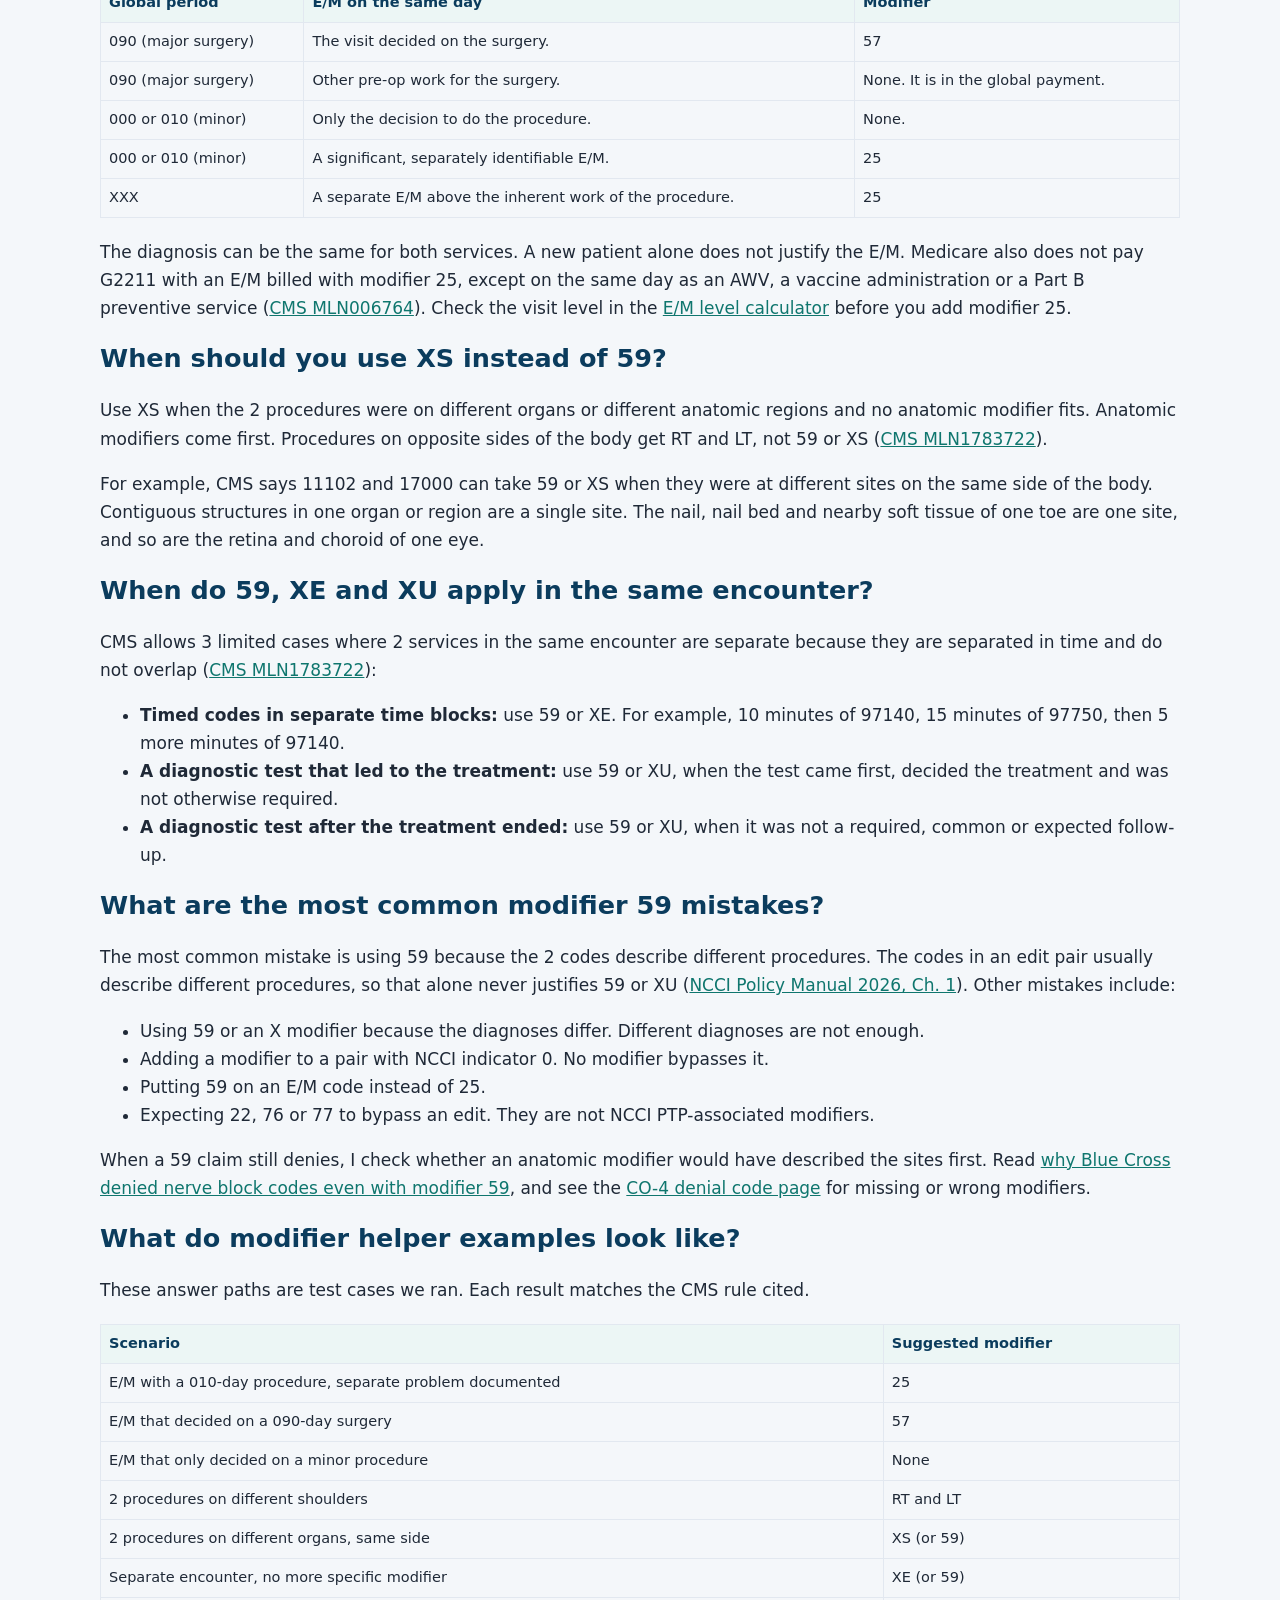
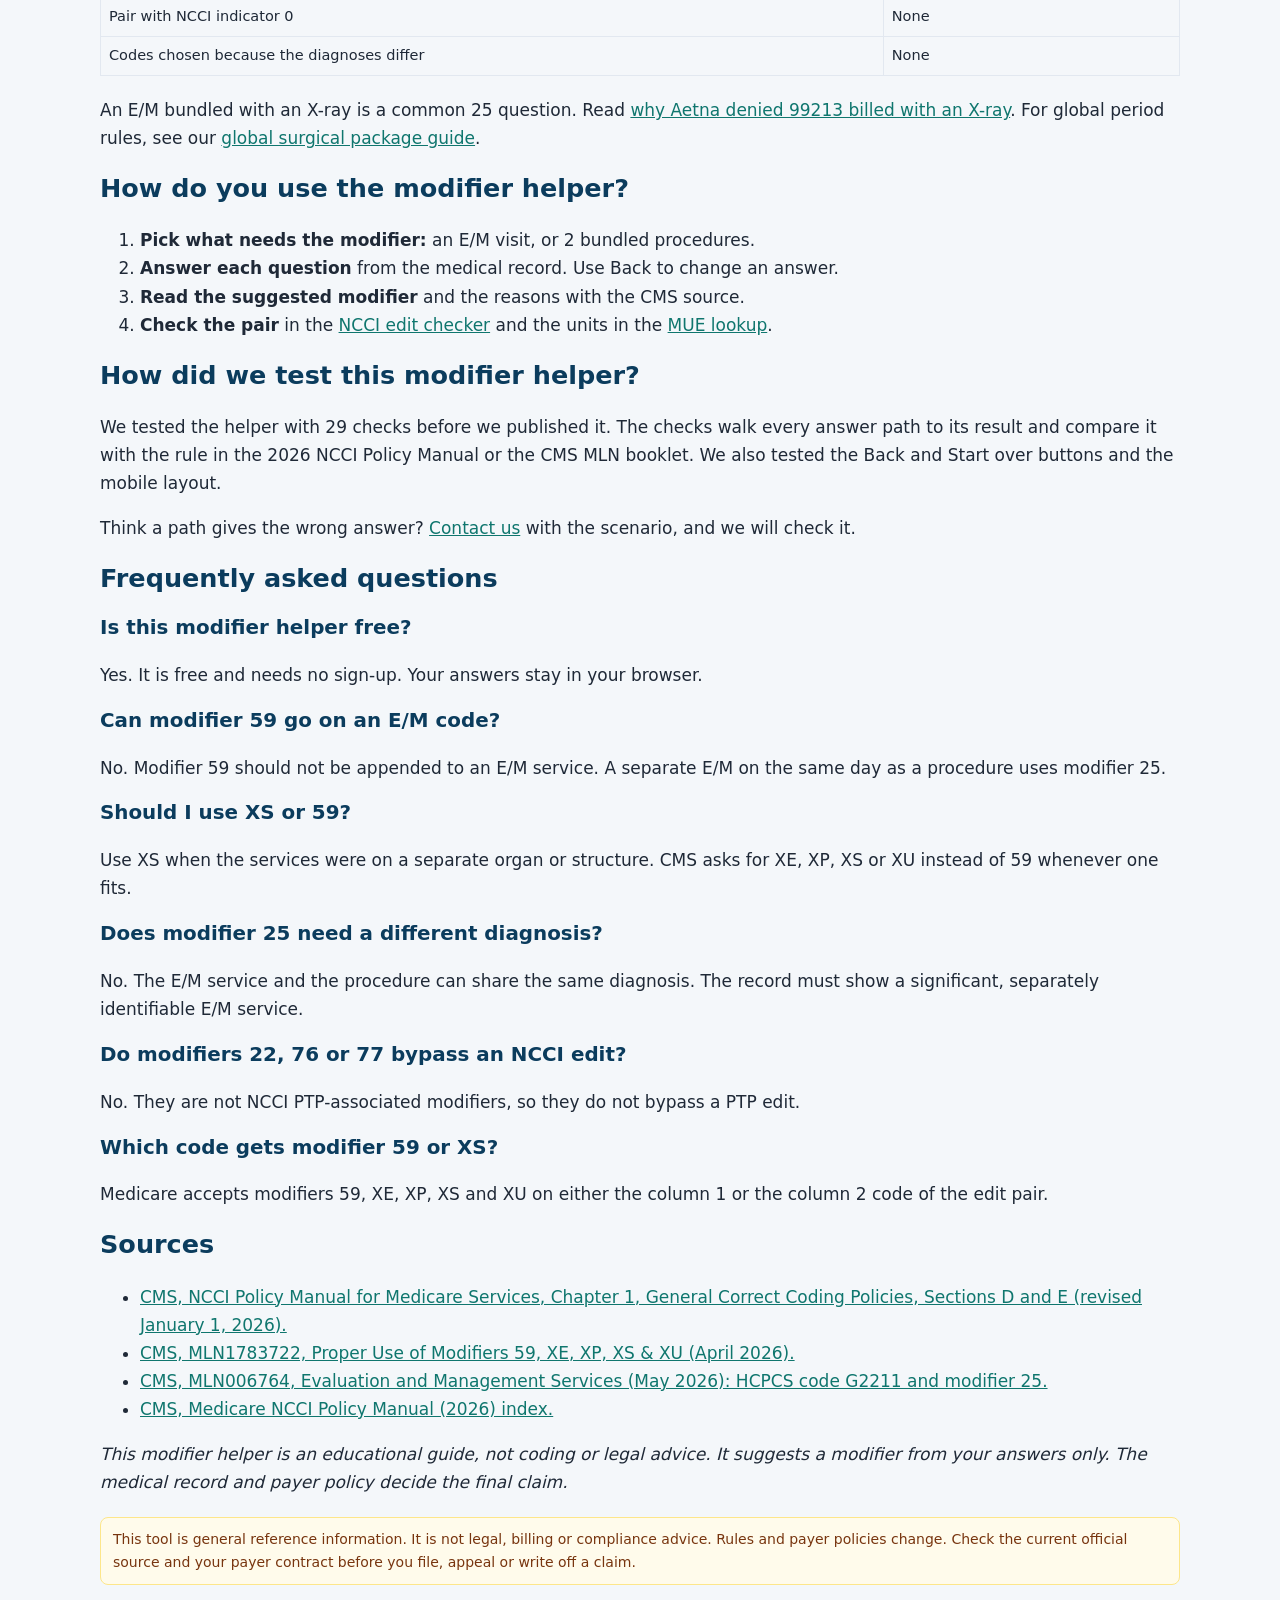
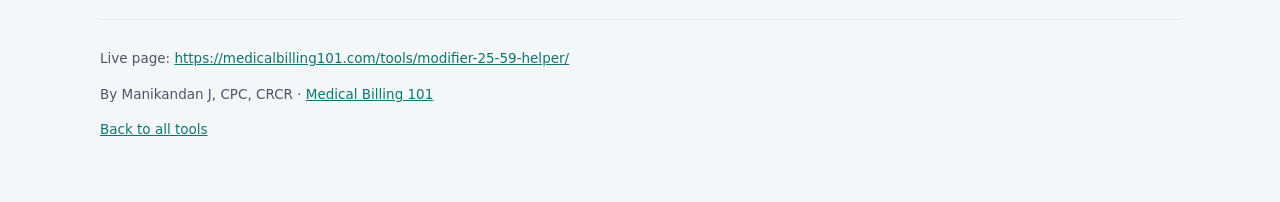
<file: modifier-25-59-helper/index.html>
<!DOCTYPE html>
<html lang="en">
<head>
<meta charset="utf-8">
<meta name="viewport" content="width=device-width, initial-scale=1">
<title>Modifier 25 vs 59 Helper</title>
<meta name="description" content="Modifier 25 vs 59 Helper — standalone copy from Medical Billing 101.">
<link rel="stylesheet" href="../assets/page.css">
<link rel="stylesheet" href="tool.css">

</head>
<body>
<div class="site-bar"><div class="wrap"><a href="../index.html">Medical billing calculators</a></div></div>
<div class="wrap">
<nav class="crumb" aria-label="Breadcrumb"><a href="../index.html">All tools</a> <span aria-hidden="true">›</span> Modifier 25 vs 59 Helper</nav>
<h1>Modifier 25 vs 59 Helper</h1>
<p class="mbx-tool-intro">This modifier 25 vs 59 helper asks a few questions about your claim and suggests the right modifier. It covers 25, 57, 59, XE, XS, XP, XU and anatomic modifiers, and it tells you when no modifier is allowed, with the reason from the 2026 NCCI Policy Manual and CMS MLN guidance.</p>
<p class="md-byline">By <a href="https://medicalbilling101.com/about/">Manikandan J, CPC, CRCR</a> &middot; Rules: NCCI Policy Manual 2026 and CMS MLN1783722 (April 2026) &middot; Updated November 11, 2026.</p>

<div id="mbx-mod">
<div class="md-grid">
<div class="md-card" id="md-q" aria-live="polite"><p class="md-q">What needs the modifier?</p></div>
<div class="md-card" aria-live="polite"><div id="md-out" hidden></div><p class="md-empty" id="md-empty">Answer the questions on the left. You will see the suggested modifier, the reasons and the CMS source for each one.</p></div>
</div>
<p class="md-src">Rules: NCCI Policy Manual for Medicare Services, 2026, Chapter 1, Sections D and E; CMS MLN1783722, April 2026; CMS MLN006764, May 2026. CPT is a registered trademark of the American Medical Association. This helper is a guide, not coding advice.</p>
<noscript><p>The modifier helper needs JavaScript. It runs in your browser and nothing is sent or saved.</p></noscript>
</div>

<div class="mbx-keybox">
<p><strong>Key takeaways</strong></p>
<ul>
<li>Modifier 25 goes on an E/M code. Modifier 59 never does.</li>
<li>Use XE, XP, XS or XU instead of 59 whenever one fits.</li>
<li>Different code descriptors or different diagnoses do not justify 59.</li>
<li>No modifier bypasses an NCCI edit with indicator 0.</li>
</ul>
</div>

<h2>What is the difference between modifier 25 and 59?</h2>
<p><strong>Modifier 25</strong> is for a significant, separately identifiable E/M service on the same day as a procedure. <strong>Modifier 59</strong> is for a distinct procedure or service, other than an E/M, that is not normally reported with another one on the same day. So 25 goes on the E/M code, and 59 goes on a procedure code (<a href="https://www.cms.gov/files/document/01-chapter1-ncci-medicare-policy-manual-2026-final.pdf" target="_blank" rel="noopener">NCCI Policy Manual 2026, Ch. 1</a>).</p>
<p>Both are NCCI PTP-associated modifiers. Both need a medical record that supports them. The modifier 59 vs 25 question usually comes down to one test: is the service an E/M visit or not?</p>

<h2>What do modifiers XE, XS, XP and XU mean?</h2>
<p>The <strong>X{EPSU} modifiers</strong> are 4 more specific versions of modifier 59, effective January 1, 2015. CMS asks you to use them instead of 59 whenever one fits (<a href="https://www.cms.gov/files/document/mln1783722-proper-use-modifiers-59-xe-xp-xs-xu.pdf" target="_blank" rel="noopener">CMS MLN1783722</a>).</p>
<figure class="wp-block-table md-ex"><table>
<thead><tr><th>Modifier</th><th>CMS definition</th><th>Typical use</th></tr></thead>
<tbody>
<tr><td>XE</td><td>Separate encounter. A service that is distinct because it occurred during a separate encounter.</td><td>A second visit on the same date of service.</td></tr>
<tr><td>XS</td><td>Separate structure. A service that is distinct because it was performed on a separate organ or structure.</td><td>Different organs or anatomic regions.</td></tr>
<tr><td>XP</td><td>Separate practitioner. A service that is distinct because it was performed by a different practitioner.</td><td>Another practitioner did the service.</td></tr>
<tr><td>XU</td><td>Unusual non-overlapping service. A service that is distinct because it does not overlap usual components of the main service.</td><td>A diagnostic test that led to, or followed, a treatment.</td></tr>
</tbody></table></figure>

<h2>When is modifier 25 correct?</h2>
<p>Modifier 25 is correct when the E/M goes above and beyond the usual work of a minor or XXX procedure. The global period of the procedure decides which modifier, if any, the E/M can carry (<a href="https://www.cms.gov/files/document/01-chapter1-ncci-medicare-policy-manual-2026-final.pdf" target="_blank" rel="noopener">NCCI Policy Manual 2026, Ch. 1</a>).</p>
<figure class="wp-block-table md-ex"><table>
<thead><tr><th>Global period</th><th>E/M on the same day</th><th>Modifier</th></tr></thead>
<tbody>
<tr><td>090 (major surgery)</td><td>The visit decided on the surgery.</td><td>57</td></tr>
<tr><td>090 (major surgery)</td><td>Other pre-op work for the surgery.</td><td>None. It is in the global payment.</td></tr>
<tr><td>000 or 010 (minor)</td><td>Only the decision to do the procedure.</td><td>None.</td></tr>
<tr><td>000 or 010 (minor)</td><td>A significant, separately identifiable E/M.</td><td>25</td></tr>
<tr><td>XXX</td><td>A separate E/M above the inherent work of the procedure.</td><td>25</td></tr>
</tbody></table></figure>
<p>The diagnosis can be the same for both services. A new patient alone does not justify the E/M. Medicare also does not pay G2211 with an E/M billed with modifier 25, except on the same day as an AWV, a vaccine administration or a Part B preventive service (<a href="https://www.cms.gov/files/document/mln006764-evaluation-management-services.pdf" target="_blank" rel="noopener">CMS MLN006764</a>). Check the visit level in the <a href="../em-level-calculator/">E/M level calculator</a> before you add modifier 25.</p>

<h2>When should you use XS instead of 59?</h2>
<p>Use XS when the 2 procedures were on different organs or different anatomic regions and no anatomic modifier fits. Anatomic modifiers come first. Procedures on opposite sides of the body get RT and LT, not 59 or XS (<a href="https://www.cms.gov/files/document/mln1783722-proper-use-modifiers-59-xe-xp-xs-xu.pdf" target="_blank" rel="noopener">CMS MLN1783722</a>).</p>
<p>For example, CMS says 11102 and 17000 can take 59 or XS when they were at different sites on the same side of the body. Contiguous structures in one organ or region are a single site. The nail, nail bed and nearby soft tissue of one toe are one site, and so are the retina and choroid of one eye.</p>

<h2>When do 59, XE and XU apply in the same encounter?</h2>
<p>CMS allows 3 limited cases where 2 services in the same encounter are separate because they are separated in time and do not overlap (<a href="https://www.cms.gov/files/document/mln1783722-proper-use-modifiers-59-xe-xp-xs-xu.pdf" target="_blank" rel="noopener">CMS MLN1783722</a>):</p>
<ul>
<li><strong>Timed codes in separate time blocks:</strong> use 59 or XE. For example, 10 minutes of 97140, 15 minutes of 97750, then 5 more minutes of 97140.</li>
<li><strong>A diagnostic test that led to the treatment:</strong> use 59 or XU, when the test came first, decided the treatment and was not otherwise required.</li>
<li><strong>A diagnostic test after the treatment ended:</strong> use 59 or XU, when it was not a required, common or expected follow-up.</li>
</ul>

<h2>What are the most common modifier 59 mistakes?</h2>
<p>The most common mistake is using 59 because the 2 codes describe different procedures. The codes in an edit pair usually describe different procedures, so that alone never justifies 59 or XU (<a href="https://www.cms.gov/files/document/01-chapter1-ncci-medicare-policy-manual-2026-final.pdf" target="_blank" rel="noopener">NCCI Policy Manual 2026, Ch. 1</a>). Other mistakes include:</p>
<ul>
<li>Using 59 or an X modifier because the diagnoses differ. Different diagnoses are not enough.</li>
<li>Adding a modifier to a pair with NCCI indicator 0. No modifier bypasses it.</li>
<li>Putting 59 on an E/M code instead of 25.</li>
<li>Expecting 22, 76 or 77 to bypass an edit. They are not NCCI PTP-associated modifiers.</li>
</ul>
<p>When a 59 claim still denies, I check whether an anatomic modifier would have described the sites first. Read <a href="https://medicalbilling101.com/blue-cross-denying-asc-nerve-block-codes-bundled-modifier-59/">why Blue Cross denied nerve block codes even with modifier 59</a>, and see the <a href="https://medicalbilling101.com/denial-codes/co-4/">CO-4 denial code page</a> for missing or wrong modifiers.</p>

<h2>What do modifier helper examples look like?</h2>
<p>These answer paths are test cases we ran. Each result matches the CMS rule cited.</p>
<figure class="wp-block-table md-ex"><table>
<thead><tr><th>Scenario</th><th>Suggested modifier</th></tr></thead>
<tbody>
<tr><td>E/M with a 010-day procedure, separate problem documented</td><td>25</td></tr>
<tr><td>E/M that decided on a 090-day surgery</td><td>57</td></tr>
<tr><td>E/M that only decided on a minor procedure</td><td>None</td></tr>
<tr><td>2 procedures on different shoulders</td><td>RT and LT</td></tr>
<tr><td>2 procedures on different organs, same side</td><td>XS (or 59)</td></tr>
<tr><td>Separate encounter, no more specific modifier</td><td>XE (or 59)</td></tr>
<tr><td>Pair with NCCI indicator 0</td><td>None</td></tr>
<tr><td>Codes chosen because the diagnoses differ</td><td>None</td></tr>
</tbody></table></figure>
<p>An E/M bundled with an X-ray is a common 25 question. Read <a href="https://medicalbilling101.com/aetna-denying-office-visit-99213-billed-with-x-ray/">why Aetna denied 99213 billed with an X-ray</a>. For global period rules, see our <a href="https://medicalbilling101.com/global-surgical-package-guide-reference-page-on-10-day-and-90-day-global-period-billing-rules/">global surgical package guide</a>.</p>

<h2>How do you use the modifier helper?</h2>
<ol>
<li><strong>Pick what needs the modifier:</strong> an E/M visit, or 2 bundled procedures.</li>
<li><strong>Answer each question</strong> from the medical record. Use Back to change an answer.</li>
<li><strong>Read the suggested modifier</strong> and the reasons with the CMS source.</li>
<li><strong>Check the pair</strong> in the <a href="../ncci-edit-checker/">NCCI edit checker</a> and the units in the <a href="../mue-lookup/">MUE lookup</a>.</li>
</ol>

<h2>How did we test this modifier helper?</h2>
<!-- ORIGINAL DATA: every answer path checked against NCCI Policy Manual 2026 Ch. 1 and CMS MLN1783722, Nov 11, 2026 -->
<p>We tested the helper with 29 checks before we published it. The checks walk every answer path to its result and compare it with the rule in the 2026 NCCI Policy Manual or the CMS MLN booklet. We also tested the Back and Start over buttons and the mobile layout.</p>
<p>Think a path gives the wrong answer? <a href="https://medicalbilling101.com/contact/">Contact us</a> with the scenario, and we will check it.</p>

<h2>Frequently asked questions</h2>
<h3>Is this modifier helper free?</h3>
<p>Yes. It is free and needs no sign-up. Your answers stay in your browser.</p>
<h3>Can modifier 59 go on an E/M code?</h3>
<p>No. Modifier 59 should not be appended to an E/M service. A separate E/M on the same day as a procedure uses modifier 25.</p>
<h3>Should I use XS or 59?</h3>
<p>Use XS when the services were on a separate organ or structure. CMS asks for XE, XP, XS or XU instead of 59 whenever one fits.</p>
<h3>Does modifier 25 need a different diagnosis?</h3>
<p>No. The E/M service and the procedure can share the same diagnosis. The record must show a significant, separately identifiable E/M service.</p>
<h3>Do modifiers 22, 76 or 77 bypass an NCCI edit?</h3>
<p>No. They are not NCCI PTP-associated modifiers, so they do not bypass a PTP edit.</p>
<h3>Which code gets modifier 59 or XS?</h3>
<p>Medicare accepts modifiers 59, XE, XP, XS and XU on either the column 1 or the column 2 code of the edit pair.</p>

<h2>Sources</h2>
<ul>
<li><a href="https://www.cms.gov/files/document/01-chapter1-ncci-medicare-policy-manual-2026-final.pdf" target="_blank" rel="noopener">CMS, NCCI Policy Manual for Medicare Services, Chapter 1, General Correct Coding Policies, Sections D and E (revised January 1, 2026).</a></li>
<li><a href="https://www.cms.gov/files/document/mln1783722-proper-use-modifiers-59-xe-xp-xs-xu.pdf" target="_blank" rel="noopener">CMS, MLN1783722, Proper Use of Modifiers 59, XE, XP, XS &amp; XU (April 2026).</a></li>
<li><a href="https://www.cms.gov/files/document/mln006764-evaluation-management-services.pdf" target="_blank" rel="noopener">CMS, MLN006764, Evaluation and Management Services (May 2026): HCPCS code G2211 and modifier 25.</a></li>
<li><a href="https://www.cms.gov/medicare/coding-billing/national-correct-coding-initiative-ncci-edits/medicare-ncci-policy-manual" target="_blank" rel="noopener">CMS, Medicare NCCI Policy Manual (2026) index.</a></li>
</ul>
<p><em>This modifier helper is an educational guide, not coding or legal advice. It suggests a modifier from your answers only. The medical record and payer policy decide the final claim.</em></p>

<p class="disclaimer">This tool is general reference information. It is not legal, billing or compliance advice. Rules and payer policies change. Check the current official source and your payer contract before you file, appeal or write off a claim.</p>
<footer class="page-footer">
<p>Live page: <a href="https://medicalbilling101.com/tools/modifier-25-59-helper/">https://medicalbilling101.com/tools/modifier-25-59-helper/</a></p>
<p>By Manikandan J, CPC, CRCR · <a href="https://medicalbilling101.com/">Medical Billing 101</a></p>
<p><a href="../index.html">Back to all tools</a></p>
</footer>
</div>
<script src="mod.js" defer></script>
</body>
</html>
</file>
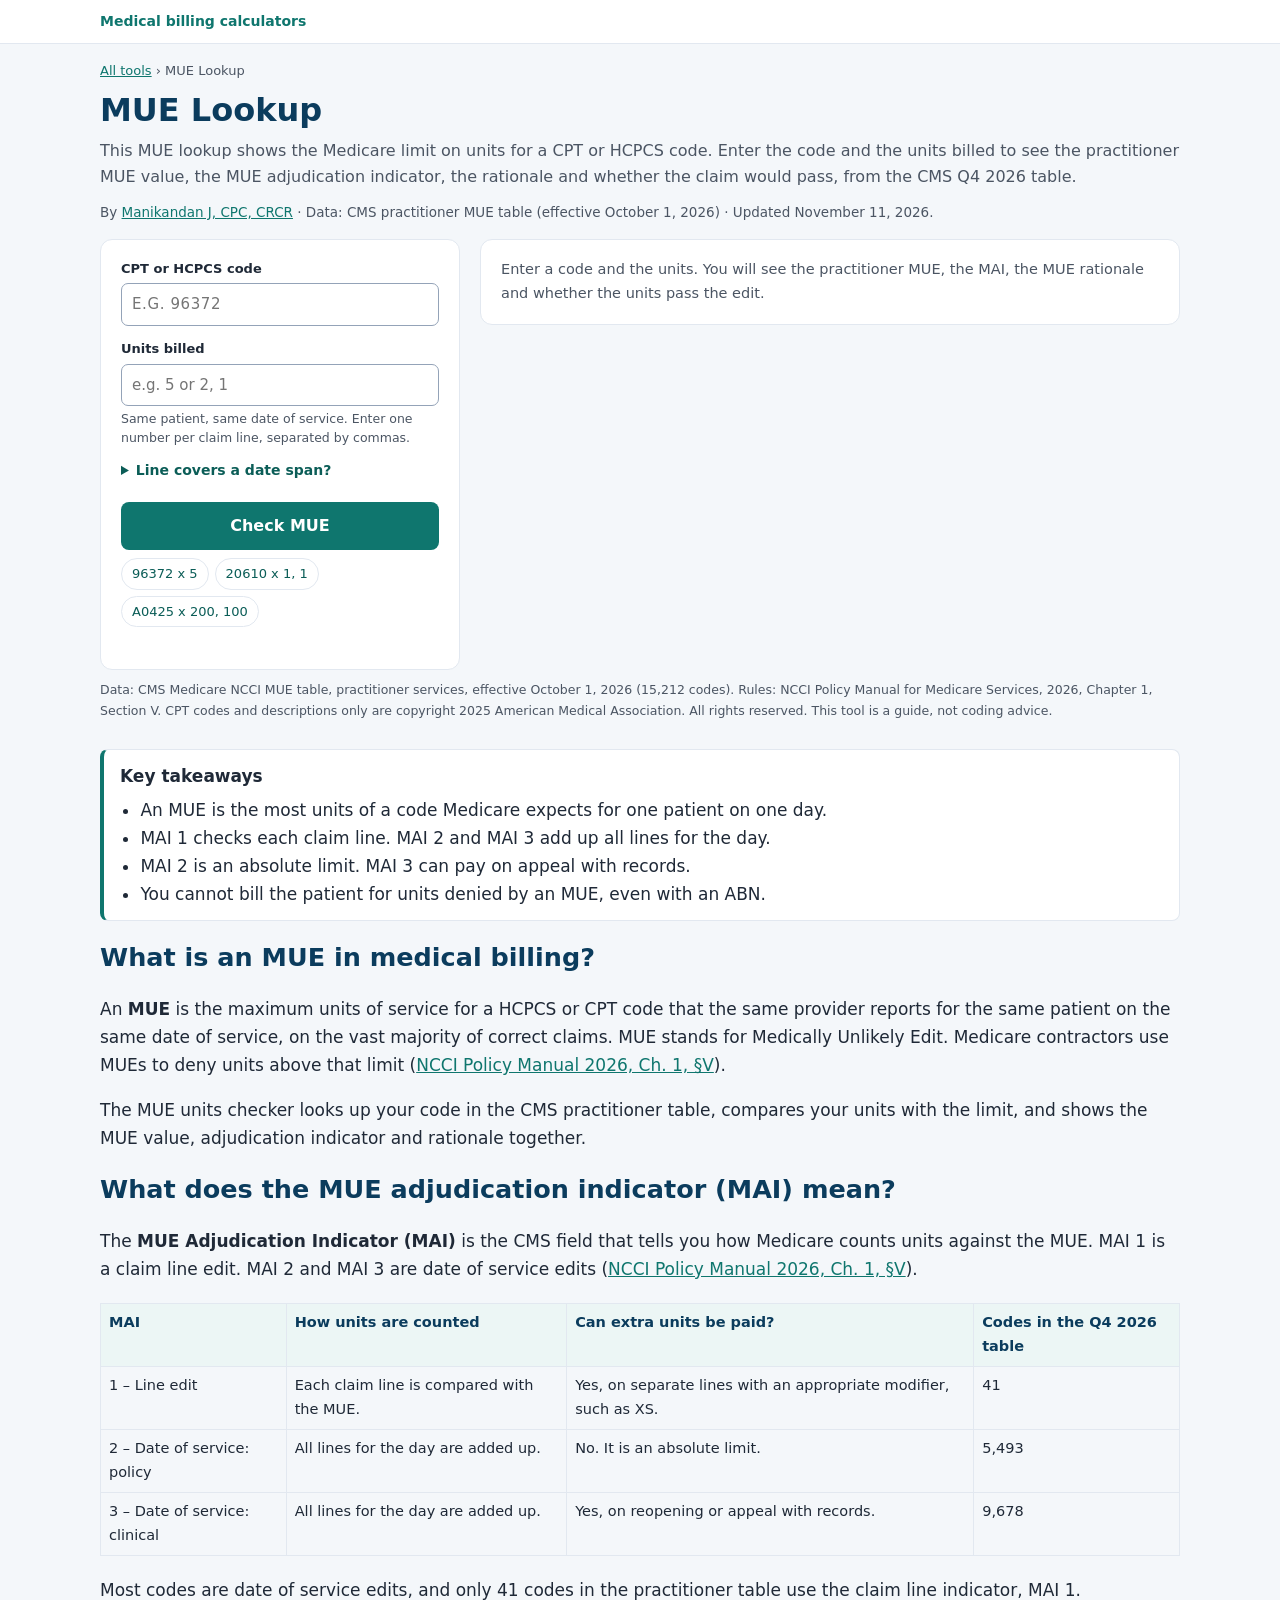
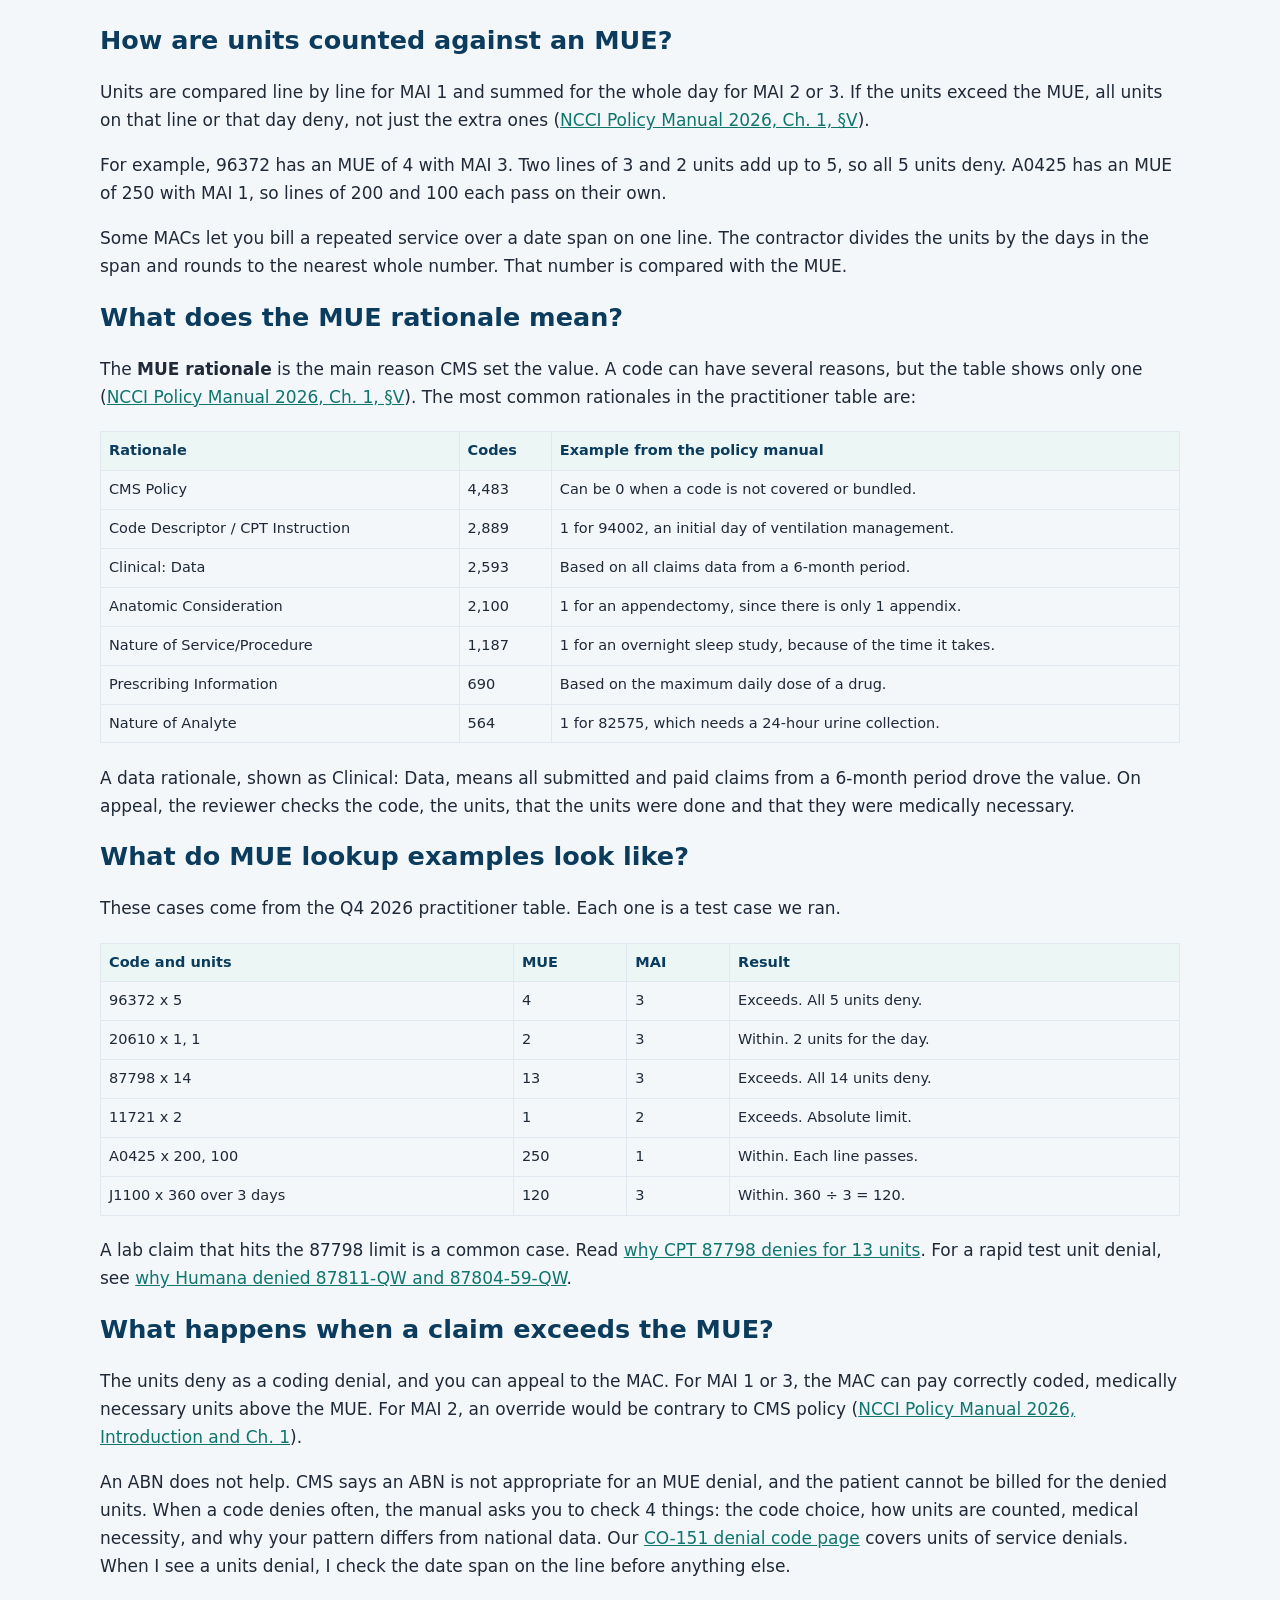
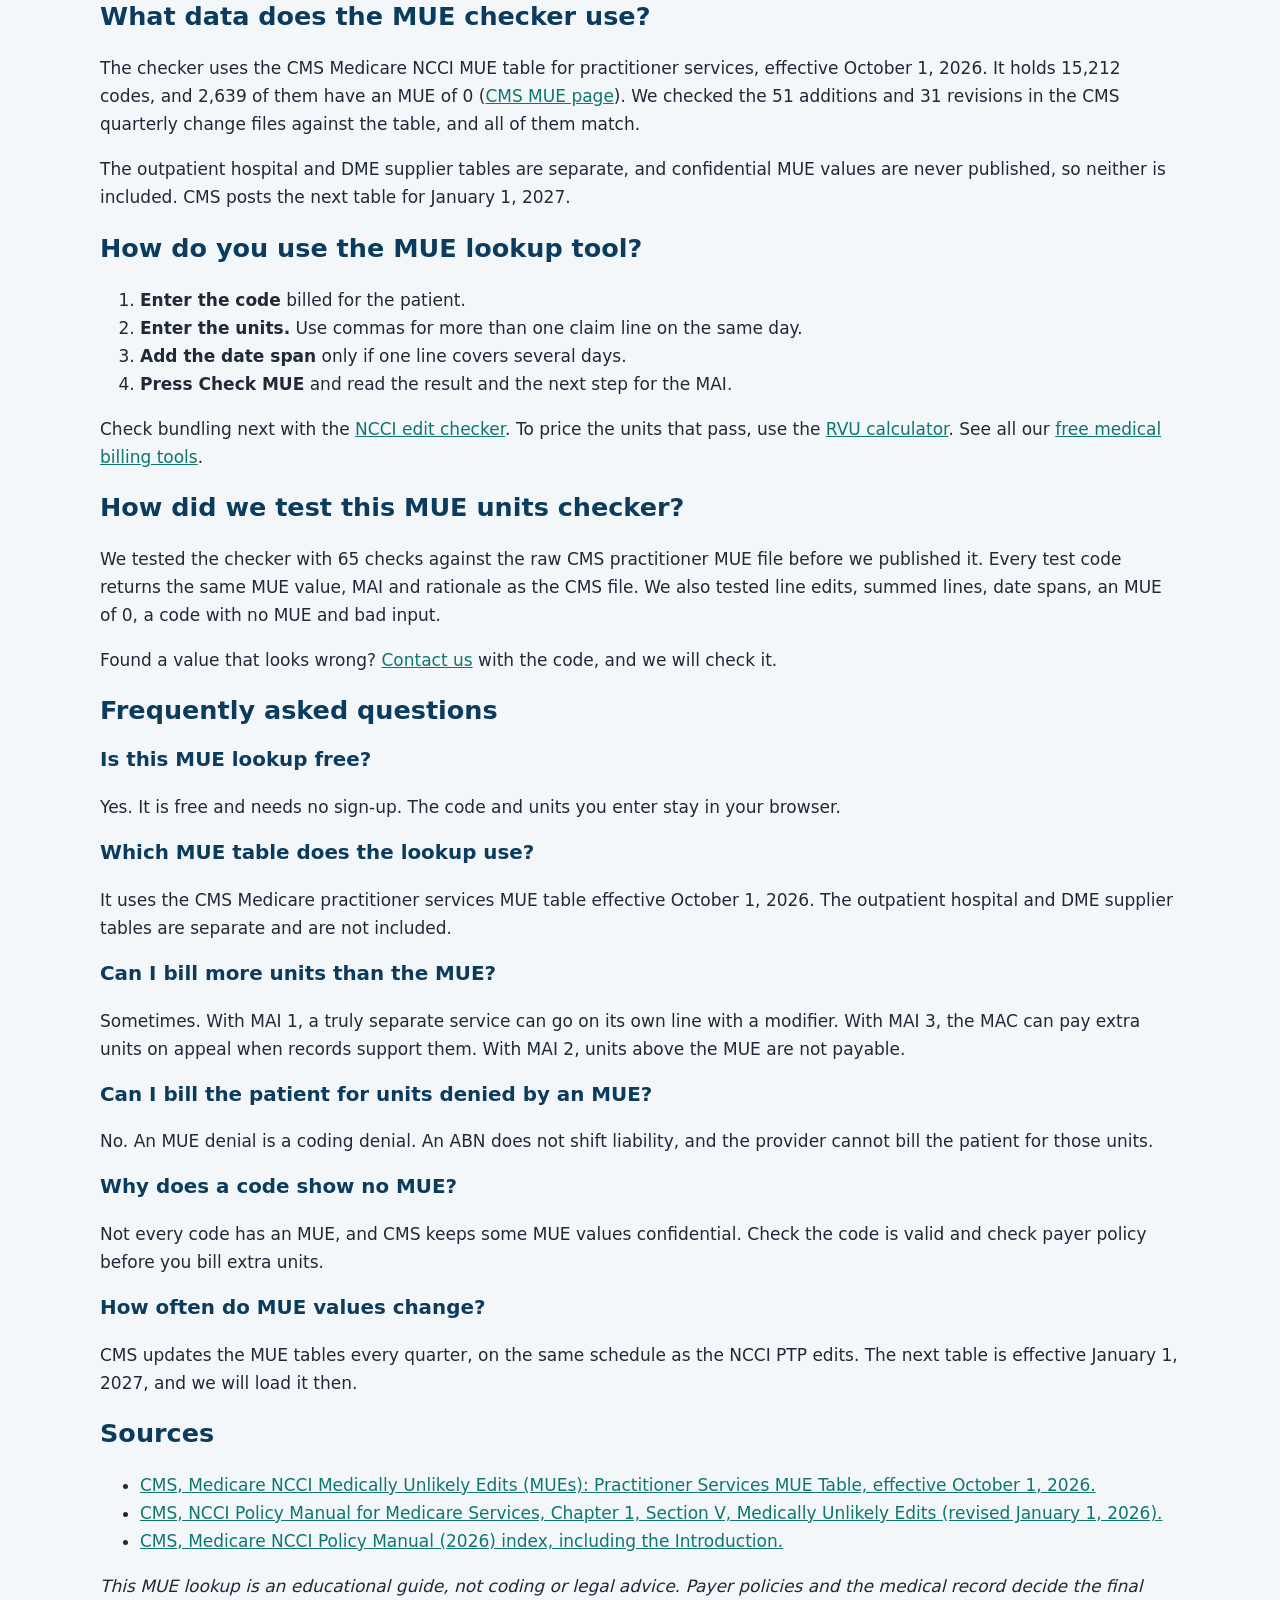
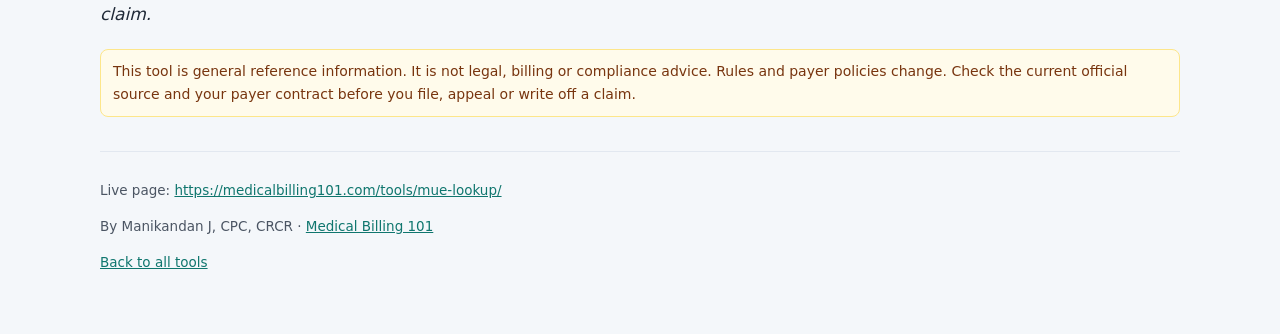
<file: mue-lookup/index.html>
<!DOCTYPE html>
<html lang="en">
<head>
<meta charset="utf-8">
<meta name="viewport" content="width=device-width, initial-scale=1">
<title>MUE Lookup</title>
<meta name="description" content="MUE Lookup — standalone copy from Medical Billing 101.">
<link rel="stylesheet" href="../assets/page.css">
<link rel="stylesheet" href="tool.css">

</head>
<body>
<div class="site-bar"><div class="wrap"><a href="../index.html">Medical billing calculators</a></div></div>
<div class="wrap">
<nav class="crumb" aria-label="Breadcrumb"><a href="../index.html">All tools</a> <span aria-hidden="true">›</span> MUE Lookup</nav>
<h1>MUE Lookup</h1>
<p class="mbx-tool-intro">This MUE lookup shows the Medicare limit on units for a CPT or HCPCS code. Enter the code and the units billed to see the practitioner MUE value, the MUE adjudication indicator, the rationale and whether the claim would pass, from the CMS Q4 2026 table.</p>
<p class="mu-byline">By <a href="https://medicalbilling101.com/about/">Manikandan J, CPC, CRCR</a> &middot; Data: CMS practitioner MUE table (effective October 1, 2026) &middot; Updated November 11, 2026.</p>

<div id="mbx-mue" data-cfg="{&quot;qtr&quot;:&quot;Q4 2026&quot;,&quot;eff&quot;:&quot;October 1, 2026&quot;,&quot;file&quot;:&quot;data/mue-pract-2026q4.txt&quot;,&quot;desc&quot;:&quot;data/code-descriptors.txt&quot;}">
<div class="mu-grid">
<form class="mu-card" novalidate>
<div class="mu-fld"><label for="mu-code">CPT or HCPCS code</label><input type="text" id="mu-code" name="code" autocomplete="off" maxlength="7" placeholder="e.g. 96372" required></div>
<div class="mu-fld"><label for="mu-units">Units billed</label><input type="text" id="mu-units" name="units" autocomplete="off" inputmode="numeric" maxlength="60" placeholder="e.g. 5 or 2, 1" required><p class="mu-hint">Same patient, same date of service. Enter one number per claim line, separated by commas.</p></div>
<details class="mu-adv"><summary>Line covers a date span?</summary><div class="mu-fld"><label for="mu-days">Days in the date span</label><input type="text" id="mu-days" name="days" inputmode="numeric" maxlength="3" placeholder="1"><p class="mu-hint">For one line with a from and to date. Units are divided by the days and rounded.</p></div></details>
<button type="submit" class="mu-btn">Check MUE</button>
<div class="mu-ex-btns" aria-label="Examples"><button type="button" data-ex="96372:5">96372 x 5</button><button type="button" data-ex="20610:1,1">20610 x 1, 1</button><button type="button" data-ex="A0425:200,100">A0425 x 200, 100</button></div>
<p class="mu-msg" id="mu-msg" role="status" aria-live="polite"></p>
</form>
<div class="mu-card" aria-live="polite"><div id="mu-out" hidden></div><p class="mu-empty" id="mu-empty">Enter a code and the units. You will see the practitioner MUE, the MAI, the MUE rationale and whether the units pass the edit.</p></div>
</div>
<p class="mu-src">Data: CMS Medicare NCCI MUE table, practitioner services, effective October 1, 2026 (15,212 codes). Rules: NCCI Policy Manual for Medicare Services, 2026, Chapter 1, Section V. CPT codes and descriptions only are copyright 2025 American Medical Association. All rights reserved. This tool is a guide, not coding advice.</p>
<noscript><p>The MUE lookup needs JavaScript. It runs in your browser and nothing is sent or saved.</p></noscript>
</div>

<div class="mbx-keybox">
<p><strong>Key takeaways</strong></p>
<ul>
<li>An MUE is the most units of a code Medicare expects for one patient on one day.</li>
<li>MAI 1 checks each claim line. MAI 2 and MAI 3 add up all lines for the day.</li>
<li>MAI 2 is an absolute limit. MAI 3 can pay on appeal with records.</li>
<li>You cannot bill the patient for units denied by an MUE, even with an ABN.</li>
</ul>
</div>

<h2>What is an MUE in medical billing?</h2>
<p>An <strong>MUE</strong> is the maximum units of service for a HCPCS or CPT code that the same provider reports for the same patient on the same date of service, on the vast majority of correct claims. MUE stands for Medically Unlikely Edit. Medicare contractors use MUEs to deny units above that limit (<a href="https://www.cms.gov/files/document/01-chapter1-ncci-medicare-policy-manual-2026-final.pdf" target="_blank" rel="noopener">NCCI Policy Manual 2026, Ch. 1, &sect;V</a>).</p>
<p>The MUE units checker looks up your code in the CMS practitioner table, compares your units with the limit, and shows the MUE value, adjudication indicator and rationale together.</p>

<h2>What does the MUE adjudication indicator (MAI) mean?</h2>
<p>The <strong>MUE Adjudication Indicator (MAI)</strong> is the CMS field that tells you how Medicare counts units against the MUE. MAI 1 is a claim line edit. MAI 2 and MAI 3 are date of service edits (<a href="https://www.cms.gov/files/document/01-chapter1-ncci-medicare-policy-manual-2026-final.pdf" target="_blank" rel="noopener">NCCI Policy Manual 2026, Ch. 1, &sect;V</a>).</p>
<figure class="wp-block-table mu-ex"><table>
<thead><tr><th>MAI</th><th>How units are counted</th><th>Can extra units be paid?</th><th>Codes in the Q4 2026 table</th></tr></thead>
<tbody>
<tr><td>1 &ndash; Line edit</td><td>Each claim line is compared with the MUE.</td><td>Yes, on separate lines with an appropriate modifier, such as XS.</td><td>41</td></tr>
<tr><td>2 &ndash; Date of service: policy</td><td>All lines for the day are added up.</td><td>No. It is an absolute limit.</td><td>5,493</td></tr>
<tr><td>3 &ndash; Date of service: clinical</td><td>All lines for the day are added up.</td><td>Yes, on reopening or appeal with records.</td><td>9,678</td></tr>
</tbody></table></figure>
<p>Most codes are date of service edits, and only 41 codes in the practitioner table use the claim line indicator, MAI 1.</p>

<h2>How are units counted against an MUE?</h2>
<p>Units are compared line by line for MAI 1 and summed for the whole day for MAI 2 or 3. If the units exceed the MUE, all units on that line or that day deny, not just the extra ones (<a href="https://www.cms.gov/files/document/01-chapter1-ncci-medicare-policy-manual-2026-final.pdf" target="_blank" rel="noopener">NCCI Policy Manual 2026, Ch. 1, &sect;V</a>).</p>
<p>For example, 96372 has an MUE of 4 with MAI 3. Two lines of 3 and 2 units add up to 5, so all 5 units deny. A0425 has an MUE of 250 with MAI 1, so lines of 200 and 100 each pass on their own.</p>
<p>Some MACs let you bill a repeated service over a date span on one line. The contractor divides the units by the days in the span and rounds to the nearest whole number. That number is compared with the MUE.</p>

<h2>What does the MUE rationale mean?</h2>
<p>The <strong>MUE rationale</strong> is the main reason CMS set the value. A code can have several reasons, but the table shows only one (<a href="https://www.cms.gov/files/document/01-chapter1-ncci-medicare-policy-manual-2026-final.pdf" target="_blank" rel="noopener">NCCI Policy Manual 2026, Ch. 1, &sect;V</a>). The most common rationales in the practitioner table are:</p>
<figure class="wp-block-table mu-ex"><table>
<thead><tr><th>Rationale</th><th>Codes</th><th>Example from the policy manual</th></tr></thead>
<tbody><tr><td>CMS Policy</td><td>4,483</td><td>Can be 0 when a code is not covered or bundled.</td></tr><tr><td>Code Descriptor / CPT Instruction</td><td>2,889</td><td>1 for 94002, an initial day of ventilation management.</td></tr><tr><td>Clinical: Data</td><td>2,593</td><td>Based on all claims data from a 6-month period.</td></tr><tr><td>Anatomic Consideration</td><td>2,100</td><td>1 for an appendectomy, since there is only 1 appendix.</td></tr><tr><td>Nature of Service/Procedure</td><td>1,187</td><td>1 for an overnight sleep study, because of the time it takes.</td></tr><tr><td>Prescribing Information</td><td>690</td><td>Based on the maximum daily dose of a drug.</td></tr><tr><td>Nature of Analyte</td><td>564</td><td>1 for 82575, which needs a 24-hour urine collection.</td></tr></tbody></table></figure>
<p>A data rationale, shown as Clinical: Data, means all submitted and paid claims from a 6-month period drove the value. On appeal, the reviewer checks the code, the units, that the units were done and that they were medically necessary.</p>

<h2>What do MUE lookup examples look like?</h2>
<p>These cases come from the Q4 2026 practitioner table. Each one is a test case we ran.</p>
<figure class="wp-block-table mu-ex"><table>
<thead><tr><th>Code and units</th><th>MUE</th><th>MAI</th><th>Result</th></tr></thead>
<tbody>
<tr><td>96372 x 5</td><td>4</td><td>3</td><td>Exceeds. All 5 units deny.</td></tr>
<tr><td>20610 x 1, 1</td><td>2</td><td>3</td><td>Within. 2 units for the day.</td></tr>
<tr><td>87798 x 14</td><td>13</td><td>3</td><td>Exceeds. All 14 units deny.</td></tr>
<tr><td>11721 x 2</td><td>1</td><td>2</td><td>Exceeds. Absolute limit.</td></tr>
<tr><td>A0425 x 200, 100</td><td>250</td><td>1</td><td>Within. Each line passes.</td></tr>
<tr><td>J1100 x 360 over 3 days</td><td>120</td><td>3</td><td>Within. 360 &divide; 3 = 120.</td></tr>
</tbody></table></figure>
<p>A lab claim that hits the 87798 limit is a common case. Read <a href="https://medicalbilling101.com/cpt-87798-denied-for-13-units-why-it-happens-and-how-to-fix-it/">why CPT 87798 denies for 13 units</a>. For a rapid test unit denial, see <a href="https://medicalbilling101.com/humana-denying-87811-qw-87804-59-qw/">why Humana denied 87811-QW and 87804-59-QW</a>.</p>

<h2>What happens when a claim exceeds the MUE?</h2>
<p>The units deny as a coding denial, and you can appeal to the MAC. For MAI 1 or 3, the MAC can pay correctly coded, medically necessary units above the MUE. For MAI 2, an override would be contrary to CMS policy (<a href="https://www.cms.gov/medicare/coding-billing/national-correct-coding-initiative-ncci-edits/medicare-ncci-policy-manual" target="_blank" rel="noopener">NCCI Policy Manual 2026, Introduction and Ch. 1</a>).</p>
<p>An ABN does not help. CMS says an ABN is not appropriate for an MUE denial, and the patient cannot be billed for the denied units. When a code denies often, the manual asks you to check 4 things: the code choice, how units are counted, medical necessity, and why your pattern differs from national data. Our <a href="https://medicalbilling101.com/denial-codes/co-151/">CO-151 denial code page</a> covers units of service denials. When I see a units denial, I check the date span on the line before anything else.</p>

<h2>What data does the MUE checker use?</h2>
<p>The checker uses the CMS Medicare NCCI MUE table for practitioner services, effective October 1, 2026. It holds 15,212 codes, and 2,639 of them have an MUE of 0 (<a href="https://www.cms.gov/medicare/coding-billing/national-correct-coding-initiative-ncci-edits/medicare-ncci-medically-unlikely-edits" target="_blank" rel="noopener">CMS MUE page</a>). We checked the 51 additions and 31 revisions in the CMS quarterly change files against the table, and all of them match.</p>
<p>The outpatient hospital and DME supplier tables are separate, and confidential MUE values are never published, so neither is included. CMS posts the next table for January 1, 2027.</p>

<h2>How do you use the MUE lookup tool?</h2>
<ol>
<li><strong>Enter the code</strong> billed for the patient.</li>
<li><strong>Enter the units.</strong> Use commas for more than one claim line on the same day.</li>
<li><strong>Add the date span</strong> only if one line covers several days.</li>
<li><strong>Press Check MUE</strong> and read the result and the next step for the MAI.</li>
</ol>
<p>Check bundling next with the <a href="../ncci-edit-checker/">NCCI edit checker</a>. To price the units that pass, use the <a href="../rvu-calculator/">RVU calculator</a>. See all our <a href="https://medicalbilling101.com/tools/">free medical billing tools</a>.</p>

<h2>How did we test this MUE units checker?</h2>
<!-- ORIGINAL DATA: checker results compared with the raw CMS practitioner MUE CSV effective Oct 1, 2026, Nov 11, 2026 -->
<p>We tested the checker with 65 checks against the raw CMS practitioner MUE file before we published it. Every test code returns the same MUE value, MAI and rationale as the CMS file. We also tested line edits, summed lines, date spans, an MUE of 0, a code with no MUE and bad input.</p>
<p>Found a value that looks wrong? <a href="https://medicalbilling101.com/contact/">Contact us</a> with the code, and we will check it.</p>

<h2>Frequently asked questions</h2>
<h3>Is this MUE lookup free?</h3>
<p>Yes. It is free and needs no sign-up. The code and units you enter stay in your browser.</p>
<h3>Which MUE table does the lookup use?</h3>
<p>It uses the CMS Medicare practitioner services MUE table effective October 1, 2026. The outpatient hospital and DME supplier tables are separate and are not included.</p>
<h3>Can I bill more units than the MUE?</h3>
<p>Sometimes. With MAI 1, a truly separate service can go on its own line with a modifier. With MAI 3, the MAC can pay extra units on appeal when records support them. With MAI 2, units above the MUE are not payable.</p>
<h3>Can I bill the patient for units denied by an MUE?</h3>
<p>No. An MUE denial is a coding denial. An ABN does not shift liability, and the provider cannot bill the patient for those units.</p>
<h3>Why does a code show no MUE?</h3>
<p>Not every code has an MUE, and CMS keeps some MUE values confidential. Check the code is valid and check payer policy before you bill extra units.</p>
<h3>How often do MUE values change?</h3>
<p>CMS updates the MUE tables every quarter, on the same schedule as the NCCI PTP edits. The next table is effective January 1, 2027, and we will load it then.</p>

<h2>Sources</h2>
<ul>
<li><a href="https://www.cms.gov/medicare/coding-billing/national-correct-coding-initiative-ncci-edits/medicare-ncci-medically-unlikely-edits" target="_blank" rel="noopener">CMS, Medicare NCCI Medically Unlikely Edits (MUEs): Practitioner Services MUE Table, effective October 1, 2026.</a></li>
<li><a href="https://www.cms.gov/files/document/01-chapter1-ncci-medicare-policy-manual-2026-final.pdf" target="_blank" rel="noopener">CMS, NCCI Policy Manual for Medicare Services, Chapter 1, Section V, Medically Unlikely Edits (revised January 1, 2026).</a></li>
<li><a href="https://www.cms.gov/medicare/coding-billing/national-correct-coding-initiative-ncci-edits/medicare-ncci-policy-manual" target="_blank" rel="noopener">CMS, Medicare NCCI Policy Manual (2026) index, including the Introduction.</a></li>
</ul>
<p><em>This MUE lookup is an educational guide, not coding or legal advice. Payer policies and the medical record decide the final claim.</em></p>

<p class="disclaimer">This tool is general reference information. It is not legal, billing or compliance advice. Rules and payer policies change. Check the current official source and your payer contract before you file, appeal or write off a claim.</p>
<footer class="page-footer">
<p>Live page: <a href="https://medicalbilling101.com/tools/mue-lookup/">https://medicalbilling101.com/tools/mue-lookup/</a></p>
<p>By Manikandan J, CPC, CRCR · <a href="https://medicalbilling101.com/">Medical Billing 101</a></p>
<p><a href="../index.html">Back to all tools</a></p>
</footer>
</div>
<script src="mue.js" defer></script>
</body>
</html>
</file>
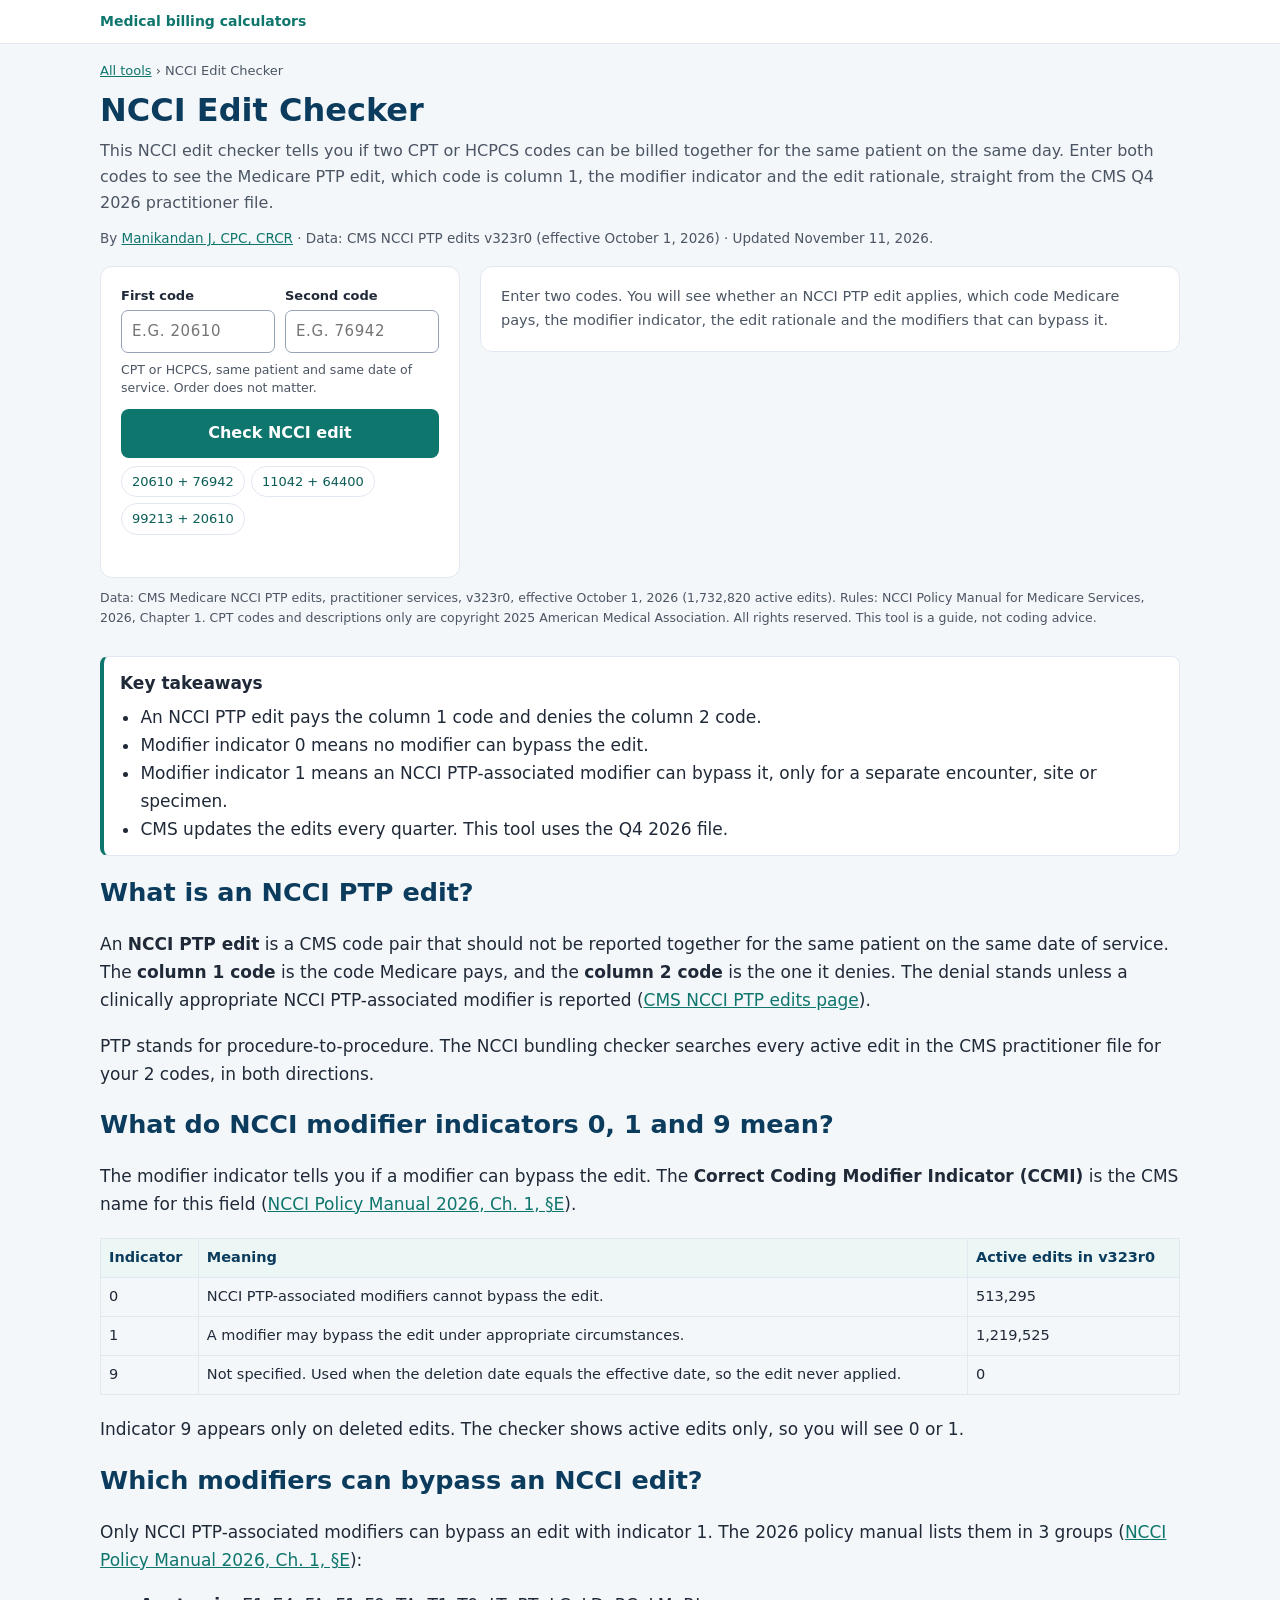
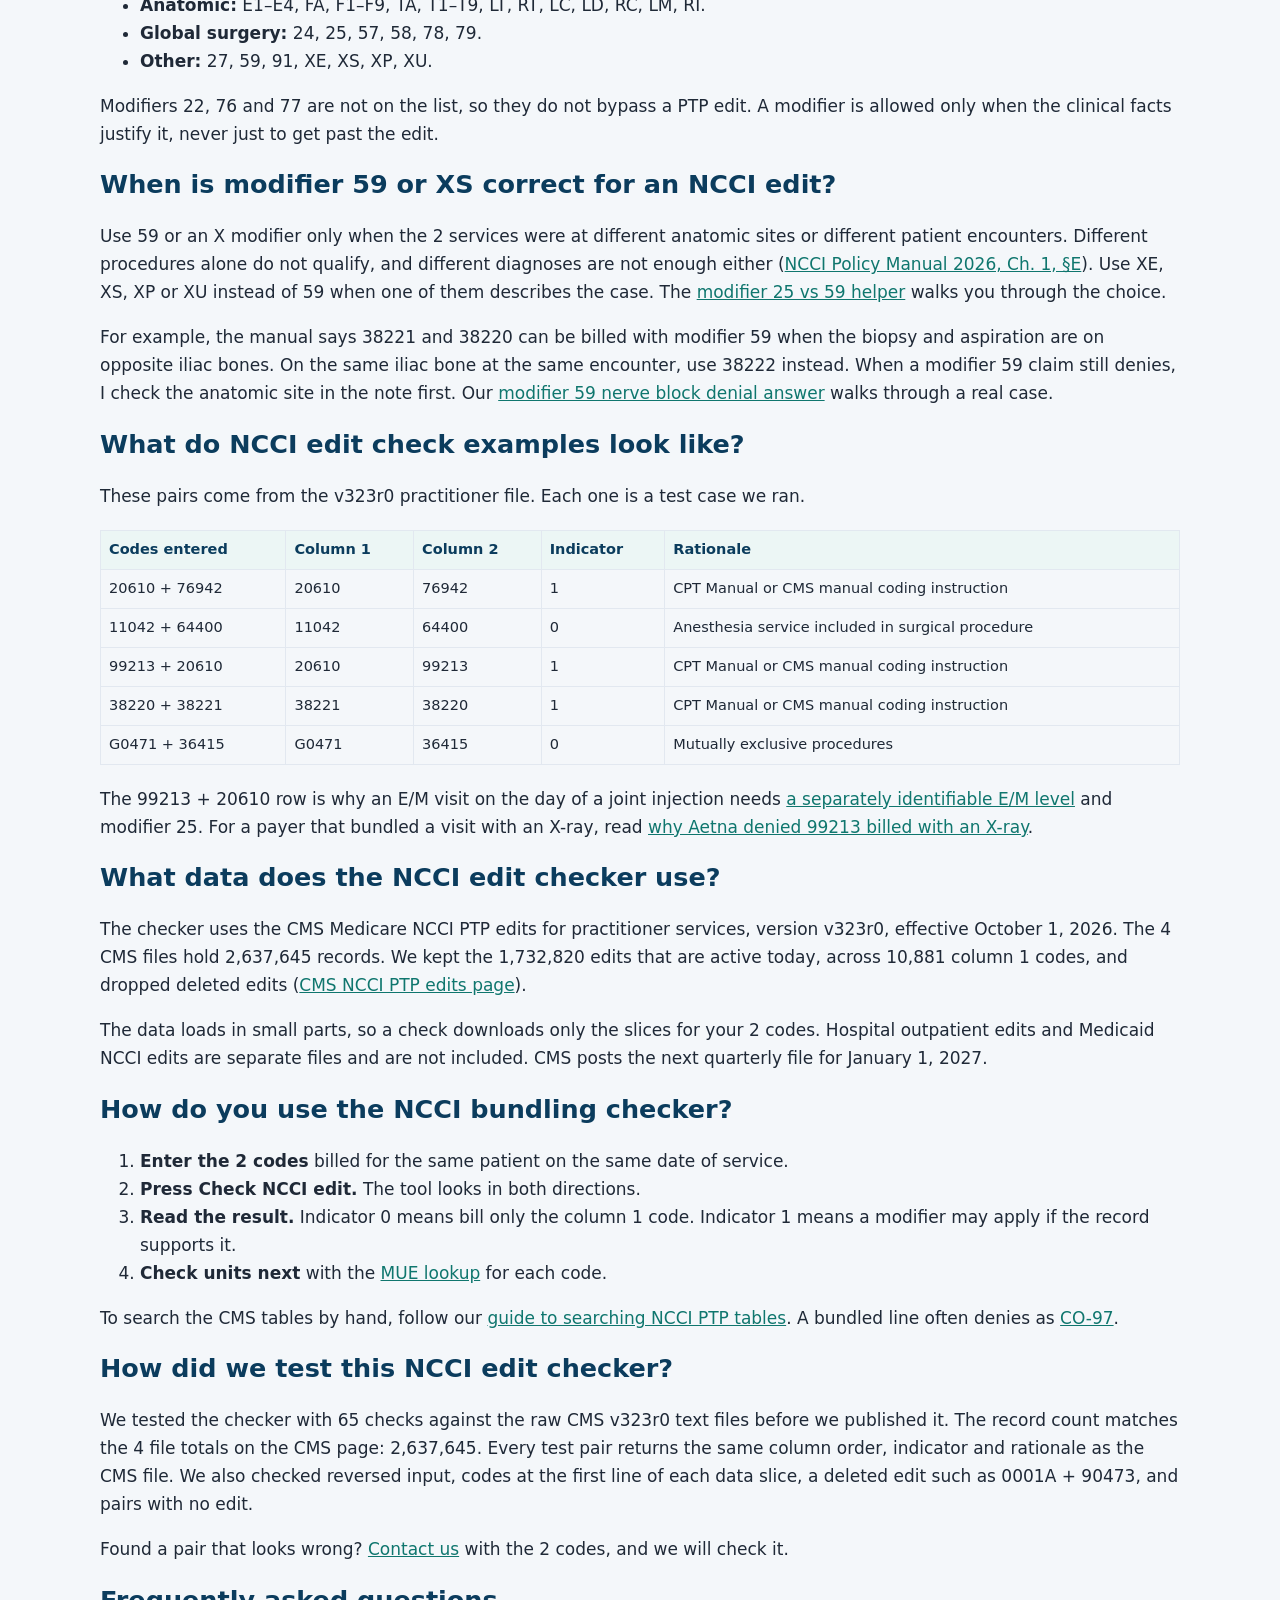
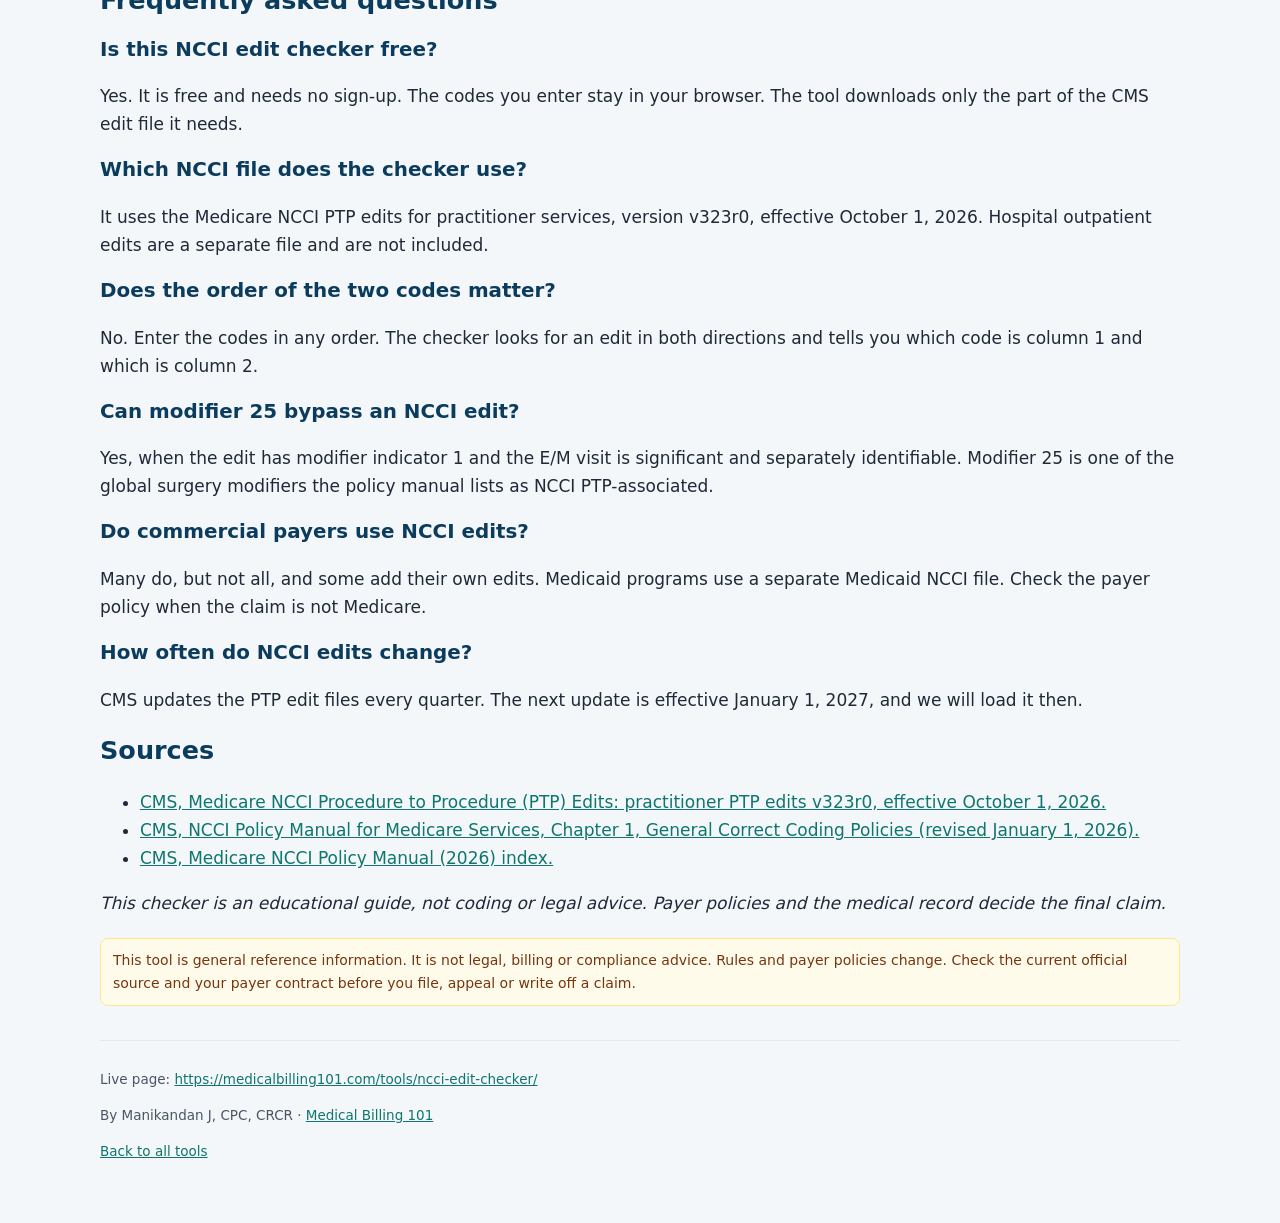
<file: ncci-edit-checker/index.html>
<!DOCTYPE html>
<html lang="en">
<head>
<meta charset="utf-8">
<meta name="viewport" content="width=device-width, initial-scale=1">
<title>NCCI Edit Checker</title>
<meta name="description" content="NCCI Edit Checker — standalone copy from Medical Billing 101.">
<link rel="stylesheet" href="../assets/page.css">
<link rel="stylesheet" href="tool.css">

</head>
<body>
<div class="site-bar"><div class="wrap"><a href="../index.html">Medical billing calculators</a></div></div>
<div class="wrap">
<nav class="crumb" aria-label="Breadcrumb"><a href="../index.html">All tools</a> <span aria-hidden="true">›</span> NCCI Edit Checker</nav>
<h1>NCCI Edit Checker</h1>
<p class="mbx-tool-intro">This NCCI edit checker tells you if two CPT or HCPCS codes can be billed together for the same patient on the same day. Enter both codes to see the Medicare PTP edit, which code is column 1, the modifier indicator and the edit rationale, straight from the CMS Q4 2026 practitioner file.</p>
<p class="pt-byline">By <a href="https://medicalbilling101.com/about/">Manikandan J, CPC, CRCR</a> &middot; Data: CMS NCCI PTP edits v323r0 (effective October 1, 2026) &middot; Updated November 11, 2026.</p>

<div id="mbx-ptp" data-cfg="{&quot;ver&quot;:&quot;v323r0&quot;,&quot;qtr&quot;:&quot;Q4 2026&quot;,&quot;eff&quot;:&quot;October 1, 2026&quot;,&quot;starts&quot;:[&quot;0001U&quot;,&quot;00844&quot;,&quot;0175T&quot;,&quot;0424U&quot;,&quot;0748T&quot;,&quot;12020&quot;,&quot;17282&quot;,&quot;21086&quot;,&quot;22226&quot;,&quot;23680&quot;,&quot;25263&quot;,&quot;26426&quot;,&quot;27134&quot;,&quot;27520&quot;,&quot;28072&quot;,&quot;29086&quot;,&quot;31235&quot;,&quot;32550&quot;,&quot;33411&quot;,&quot;33958&quot;,&quot;35570&quot;,&quot;37212&quot;,&quot;41599&quot;,&quot;43260&quot;,&quot;44310&quot;,&quot;46255&quot;,&quot;49189&quot;,&quot;50727&quot;,&quot;53240&quot;,&quot;55866&quot;,&quot;58555&quot;,&quot;61517&quot;,&quot;62322&quot;,&quot;64590&quot;,&quot;65875&quot;,&quot;68371&quot;,&quot;77423&quot;,&quot;81372&quot;,&quot;92941&quot;,&quot;97607&quot;],&quot;files&quot;:[&quot;data/mbx-ncci-ptp-pract-v323r0-00.txt&quot;,&quot;data/mbx-ncci-ptp-pract-v323r0-01.txt&quot;,&quot;data/mbx-ncci-ptp-pract-v323r0-02.txt&quot;,&quot;data/mbx-ncci-ptp-pract-v323r0-03.txt&quot;,&quot;data/mbx-ncci-ptp-pract-v323r0-04.txt&quot;,&quot;data/mbx-ncci-ptp-pract-v323r0-05.txt&quot;,&quot;data/mbx-ncci-ptp-pract-v323r0-06.txt&quot;,&quot;data/mbx-ncci-ptp-pract-v323r0-07.txt&quot;,&quot;data/mbx-ncci-ptp-pract-v323r0-08.txt&quot;,&quot;data/mbx-ncci-ptp-pract-v323r0-09.txt&quot;,&quot;data/mbx-ncci-ptp-pract-v323r0-10.txt&quot;,&quot;data/mbx-ncci-ptp-pract-v323r0-11.txt&quot;,&quot;data/mbx-ncci-ptp-pract-v323r0-12.txt&quot;,&quot;data/mbx-ncci-ptp-pract-v323r0-13.txt&quot;,&quot;data/mbx-ncci-ptp-pract-v323r0-14.txt&quot;,&quot;data/mbx-ncci-ptp-pract-v323r0-15.txt&quot;,&quot;data/mbx-ncci-ptp-pract-v323r0-16.txt&quot;,&quot;data/mbx-ncci-ptp-pract-v323r0-17.txt&quot;,&quot;data/mbx-ncci-ptp-pract-v323r0-18.txt&quot;,&quot;data/mbx-ncci-ptp-pract-v323r0-19.txt&quot;,&quot;data/mbx-ncci-ptp-pract-v323r0-20.txt&quot;,&quot;data/mbx-ncci-ptp-pract-v323r0-21.txt&quot;,&quot;data/mbx-ncci-ptp-pract-v323r0-22.txt&quot;,&quot;data/mbx-ncci-ptp-pract-v323r0-23.txt&quot;,&quot;data/mbx-ncci-ptp-pract-v323r0-24.txt&quot;,&quot;data/mbx-ncci-ptp-pract-v323r0-25.txt&quot;,&quot;data/mbx-ncci-ptp-pract-v323r0-26.txt&quot;,&quot;data/mbx-ncci-ptp-pract-v323r0-27.txt&quot;,&quot;data/mbx-ncci-ptp-pract-v323r0-28.txt&quot;,&quot;data/mbx-ncci-ptp-pract-v323r0-29.txt&quot;,&quot;data/mbx-ncci-ptp-pract-v323r0-30.txt&quot;,&quot;data/mbx-ncci-ptp-pract-v323r0-31.txt&quot;,&quot;data/mbx-ncci-ptp-pract-v323r0-32.txt&quot;,&quot;data/mbx-ncci-ptp-pract-v323r0-33.txt&quot;,&quot;data/mbx-ncci-ptp-pract-v323r0-34.txt&quot;,&quot;data/mbx-ncci-ptp-pract-v323r0-35.txt&quot;,&quot;data/mbx-ncci-ptp-pract-v323r0-36.txt&quot;,&quot;data/mbx-ncci-ptp-pract-v323r0-37.txt&quot;,&quot;data/mbx-ncci-ptp-pract-v323r0-38.txt&quot;,&quot;data/mbx-ncci-ptp-pract-v323r0-39.txt&quot;],&quot;desc&quot;:&quot;data/code-descriptors.txt&quot;}">
<div class="pt-grid">
<form class="pt-card" novalidate>
<div class="pt-two"><div class="pt-fld"><label for="pt-a">First code</label><input type="text" id="pt-a" name="a" autocomplete="off" maxlength="7" placeholder="e.g. 20610" required></div><div class="pt-fld"><label for="pt-b">Second code</label><input type="text" id="pt-b" name="b" autocomplete="off" maxlength="7" placeholder="e.g. 76942" required></div></div>
<p class="pt-hint" style="margin:-4px 0 12px">CPT or HCPCS, same patient and same date of service. Order does not matter.</p>
<button type="submit" class="pt-btn">Check NCCI edit</button>
<div class="pt-ex-btns" aria-label="Examples"><button type="button" data-ex="20610+76942">20610 + 76942</button><button type="button" data-ex="11042+64400">11042 + 64400</button><button type="button" data-ex="99213+20610">99213 + 20610</button></div>
<p class="pt-msg" id="pt-msg" role="status" aria-live="polite"></p>
</form>
<div class="pt-card" aria-live="polite"><div id="pt-out" hidden></div><p class="pt-empty" id="pt-empty">Enter two codes. You will see whether an NCCI PTP edit applies, which code Medicare pays, the modifier indicator, the edit rationale and the modifiers that can bypass it.</p></div>
</div>
<p class="pt-src">Data: CMS Medicare NCCI PTP edits, practitioner services, v323r0, effective October 1, 2026 (1,732,820 active edits). Rules: NCCI Policy Manual for Medicare Services, 2026, Chapter 1. CPT codes and descriptions only are copyright 2025 American Medical Association. All rights reserved. This tool is a guide, not coding advice.</p>
<noscript><p>The NCCI edit checker needs JavaScript. It runs in your browser and nothing is sent or saved.</p></noscript>
</div>

<div class="mbx-keybox">
<p><strong>Key takeaways</strong></p>
<ul>
<li>An NCCI PTP edit pays the column 1 code and denies the column 2 code.</li>
<li>Modifier indicator 0 means no modifier can bypass the edit.</li>
<li>Modifier indicator 1 means an NCCI PTP-associated modifier can bypass it, only for a separate encounter, site or specimen.</li>
<li>CMS updates the edits every quarter. This tool uses the Q4 2026 file.</li>
</ul>
</div>

<h2>What is an NCCI PTP edit?</h2>
<p>An <strong>NCCI PTP edit</strong> is a CMS code pair that should not be reported together for the same patient on the same date of service. The <strong>column 1 code</strong> is the code Medicare pays, and the <strong>column 2 code</strong> is the one it denies. The denial stands unless a clinically appropriate NCCI PTP-associated modifier is reported (<a href="https://www.cms.gov/medicare/coding-billing/national-correct-coding-initiative-ncci-edits/medicare-ncci-procedure-procedure-ptp-edits" target="_blank" rel="noopener">CMS NCCI PTP edits page</a>).</p>
<p>PTP stands for procedure-to-procedure. The NCCI bundling checker searches every active edit in the CMS practitioner file for your 2 codes, in both directions.</p>

<h2>What do NCCI modifier indicators 0, 1 and 9 mean?</h2>
<p>The modifier indicator tells you if a modifier can bypass the edit. The <strong>Correct Coding Modifier Indicator (CCMI)</strong> is the CMS name for this field (<a href="https://www.cms.gov/files/document/01-chapter1-ncci-medicare-policy-manual-2026-final.pdf" target="_blank" rel="noopener">NCCI Policy Manual 2026, Ch. 1, &sect;E</a>).</p>
<figure class="wp-block-table pt-ex"><table>
<thead><tr><th>Indicator</th><th>Meaning</th><th>Active edits in v323r0</th></tr></thead>
<tbody>
<tr><td>0</td><td>NCCI PTP-associated modifiers cannot bypass the edit.</td><td>513,295</td></tr>
<tr><td>1</td><td>A modifier may bypass the edit under appropriate circumstances.</td><td>1,219,525</td></tr>
<tr><td>9</td><td>Not specified. Used when the deletion date equals the effective date, so the edit never applied.</td><td>0</td></tr>
</tbody></table></figure>
<p>Indicator 9 appears only on deleted edits. The checker shows active edits only, so you will see 0 or 1.</p>

<h2>Which modifiers can bypass an NCCI edit?</h2>
<p>Only NCCI PTP-associated modifiers can bypass an edit with indicator 1. The 2026 policy manual lists them in 3 groups (<a href="https://www.cms.gov/files/document/01-chapter1-ncci-medicare-policy-manual-2026-final.pdf" target="_blank" rel="noopener">NCCI Policy Manual 2026, Ch. 1, &sect;E</a>):</p>
<ul>
<li><strong>Anatomic:</strong> E1&ndash;E4, FA, F1&ndash;F9, TA, T1&ndash;T9, LT, RT, LC, LD, RC, LM, RI.</li>
<li><strong>Global surgery:</strong> 24, 25, 57, 58, 78, 79.</li>
<li><strong>Other:</strong> 27, 59, 91, XE, XS, XP, XU.</li>
</ul>
<p>Modifiers 22, 76 and 77 are not on the list, so they do not bypass a PTP edit. A modifier is allowed only when the clinical facts justify it, never just to get past the edit.</p>

<h2>When is modifier 59 or XS correct for an NCCI edit?</h2>
<p>Use 59 or an X modifier only when the 2 services were at different anatomic sites or different patient encounters. Different procedures alone do not qualify, and different diagnoses are not enough either (<a href="https://www.cms.gov/files/document/01-chapter1-ncci-medicare-policy-manual-2026-final.pdf" target="_blank" rel="noopener">NCCI Policy Manual 2026, Ch. 1, &sect;E</a>). Use XE, XS, XP or XU instead of 59 when one of them describes the case. The <a href="../modifier-25-59-helper/">modifier 25 vs 59 helper</a> walks you through the choice.</p>
<p>For example, the manual says 38221 and 38220 can be billed with modifier 59 when the biopsy and aspiration are on opposite iliac bones. On the same iliac bone at the same encounter, use 38222 instead. When a modifier 59 claim still denies, I check the anatomic site in the note first. Our <a href="https://medicalbilling101.com/blue-cross-denying-asc-nerve-block-codes-bundled-modifier-59/">modifier 59 nerve block denial answer</a> walks through a real case.</p>

<h2>What do NCCI edit check examples look like?</h2>
<p>These pairs come from the v323r0 practitioner file. Each one is a test case we ran.</p>
<figure class="wp-block-table pt-ex"><table>
<thead><tr><th>Codes entered</th><th>Column 1</th><th>Column 2</th><th>Indicator</th><th>Rationale</th></tr></thead>
<tbody>
<tr><td>20610 + 76942</td><td>20610</td><td>76942</td><td>1</td><td>CPT Manual or CMS manual coding instruction</td></tr>
<tr><td>11042 + 64400</td><td>11042</td><td>64400</td><td>0</td><td>Anesthesia service included in surgical procedure</td></tr>
<tr><td>99213 + 20610</td><td>20610</td><td>99213</td><td>1</td><td>CPT Manual or CMS manual coding instruction</td></tr>
<tr><td>38220 + 38221</td><td>38221</td><td>38220</td><td>1</td><td>CPT Manual or CMS manual coding instruction</td></tr>
<tr><td>G0471 + 36415</td><td>G0471</td><td>36415</td><td>0</td><td>Mutually exclusive procedures</td></tr>
</tbody></table></figure>
<p>The 99213 + 20610 row is why an E/M visit on the day of a joint injection needs <a href="../em-level-calculator/">a separately identifiable E/M level</a> and modifier 25. For a payer that bundled a visit with an X-ray, read <a href="https://medicalbilling101.com/aetna-denying-office-visit-99213-billed-with-x-ray/">why Aetna denied 99213 billed with an X-ray</a>.</p>

<h2>What data does the NCCI edit checker use?</h2>
<p>The checker uses the CMS Medicare NCCI PTP edits for practitioner services, version v323r0, effective October 1, 2026. The 4 CMS files hold 2,637,645 records. We kept the 1,732,820 edits that are active today, across 10,881 column 1 codes, and dropped deleted edits (<a href="https://www.cms.gov/medicare/coding-billing/national-correct-coding-initiative-ncci-edits/medicare-ncci-procedure-procedure-ptp-edits" target="_blank" rel="noopener">CMS NCCI PTP edits page</a>).</p>
<p>The data loads in small parts, so a check downloads only the slices for your 2 codes. Hospital outpatient edits and Medicaid NCCI edits are separate files and are not included. CMS posts the next quarterly file for January 1, 2027.</p>

<h2>How do you use the NCCI bundling checker?</h2>
<ol>
<li><strong>Enter the 2 codes</strong> billed for the same patient on the same date of service.</li>
<li><strong>Press Check NCCI edit.</strong> The tool looks in both directions.</li>
<li><strong>Read the result.</strong> Indicator 0 means bill only the column 1 code. Indicator 1 means a modifier may apply if the record supports it.</li>
<li><strong>Check units next</strong> with the <a href="../mue-lookup/">MUE lookup</a> for each code.</li>
</ol>
<p>To search the CMS tables by hand, follow our <a href="https://medicalbilling101.com/step-by-step-guide-to-searching-ncci-ptp-tables-on-cms-gov/">guide to searching NCCI PTP tables</a>. A bundled line often denies as <a href="https://medicalbilling101.com/co-97-denial-code/">CO-97</a>.</p>

<h2>How did we test this NCCI edit checker?</h2>
<!-- ORIGINAL DATA: checker results compared with the raw CMS v323r0 files, Nov 11, 2026 -->
<p>We tested the checker with 65 checks against the raw CMS v323r0 text files before we published it. The record count matches the 4 file totals on the CMS page: 2,637,645. Every test pair returns the same column order, indicator and rationale as the CMS file. We also checked reversed input, codes at the first line of each data slice, a deleted edit such as 0001A + 90473, and pairs with no edit.</p>
<p>Found a pair that looks wrong? <a href="https://medicalbilling101.com/contact/">Contact us</a> with the 2 codes, and we will check it.</p>

<h2>Frequently asked questions</h2>
<h3>Is this NCCI edit checker free?</h3>
<p>Yes. It is free and needs no sign-up. The codes you enter stay in your browser. The tool downloads only the part of the CMS edit file it needs.</p>
<h3>Which NCCI file does the checker use?</h3>
<p>It uses the Medicare NCCI PTP edits for practitioner services, version v323r0, effective October 1, 2026. Hospital outpatient edits are a separate file and are not included.</p>
<h3>Does the order of the two codes matter?</h3>
<p>No. Enter the codes in any order. The checker looks for an edit in both directions and tells you which code is column 1 and which is column 2.</p>
<h3>Can modifier 25 bypass an NCCI edit?</h3>
<p>Yes, when the edit has modifier indicator 1 and the E/M visit is significant and separately identifiable. Modifier 25 is one of the global surgery modifiers the policy manual lists as NCCI PTP-associated.</p>
<h3>Do commercial payers use NCCI edits?</h3>
<p>Many do, but not all, and some add their own edits. Medicaid programs use a separate Medicaid NCCI file. Check the payer policy when the claim is not Medicare.</p>
<h3>How often do NCCI edits change?</h3>
<p>CMS updates the PTP edit files every quarter. The next update is effective January 1, 2027, and we will load it then.</p>

<h2>Sources</h2>
<ul>
<li><a href="https://www.cms.gov/medicare/coding-billing/national-correct-coding-initiative-ncci-edits/medicare-ncci-procedure-procedure-ptp-edits" target="_blank" rel="noopener">CMS, Medicare NCCI Procedure to Procedure (PTP) Edits: practitioner PTP edits v323r0, effective October 1, 2026.</a></li>
<li><a href="https://www.cms.gov/files/document/01-chapter1-ncci-medicare-policy-manual-2026-final.pdf" target="_blank" rel="noopener">CMS, NCCI Policy Manual for Medicare Services, Chapter 1, General Correct Coding Policies (revised January 1, 2026).</a></li>
<li><a href="https://www.cms.gov/medicare/coding-billing/national-correct-coding-initiative-ncci-edits/medicare-ncci-policy-manual" target="_blank" rel="noopener">CMS, Medicare NCCI Policy Manual (2026) index.</a></li>
</ul>
<p><em>This checker is an educational guide, not coding or legal advice. Payer policies and the medical record decide the final claim.</em></p>

<p class="disclaimer">This tool is general reference information. It is not legal, billing or compliance advice. Rules and payer policies change. Check the current official source and your payer contract before you file, appeal or write off a claim.</p>
<footer class="page-footer">
<p>Live page: <a href="https://medicalbilling101.com/tools/ncci-edit-checker/">https://medicalbilling101.com/tools/ncci-edit-checker/</a></p>
<p>By Manikandan J, CPC, CRCR · <a href="https://medicalbilling101.com/">Medical Billing 101</a></p>
<p><a href="../index.html">Back to all tools</a></p>
</footer>
</div>
<script src="ptp.js" defer></script>
</body>
</html>
</file>
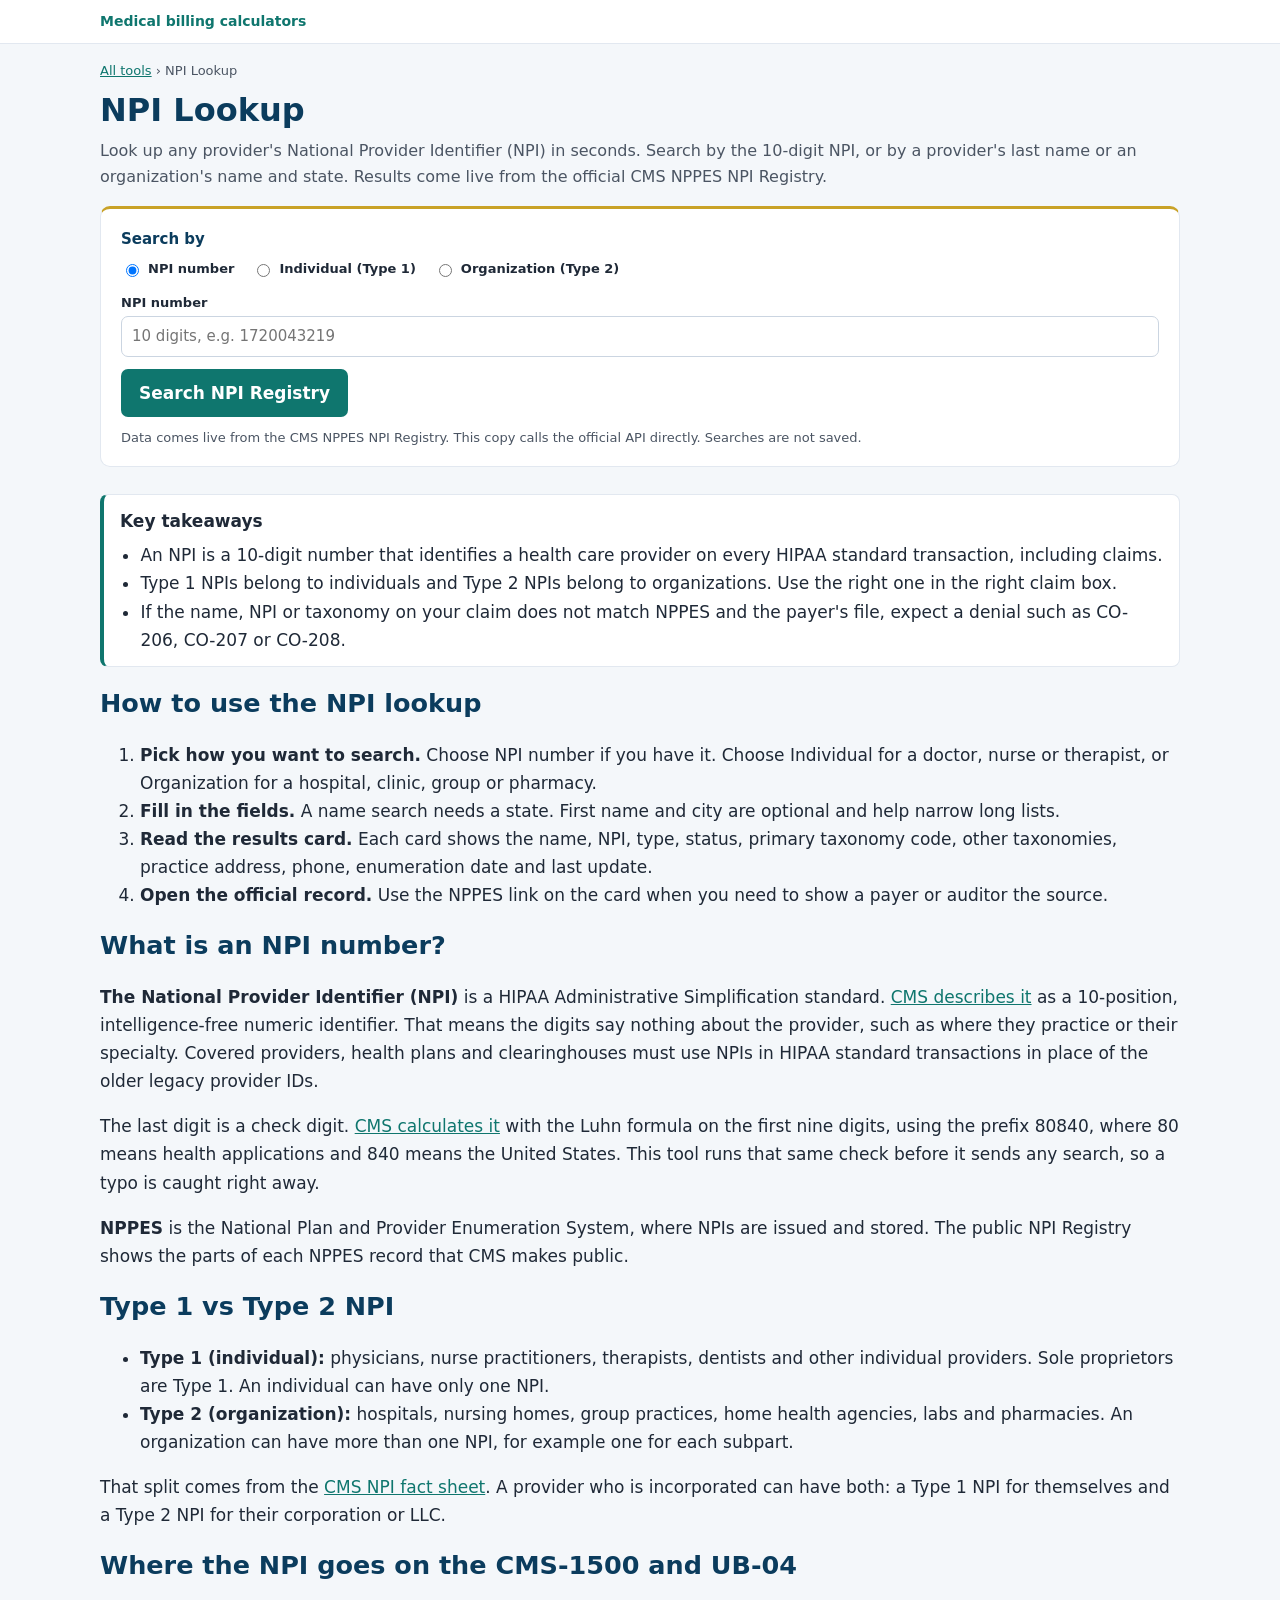
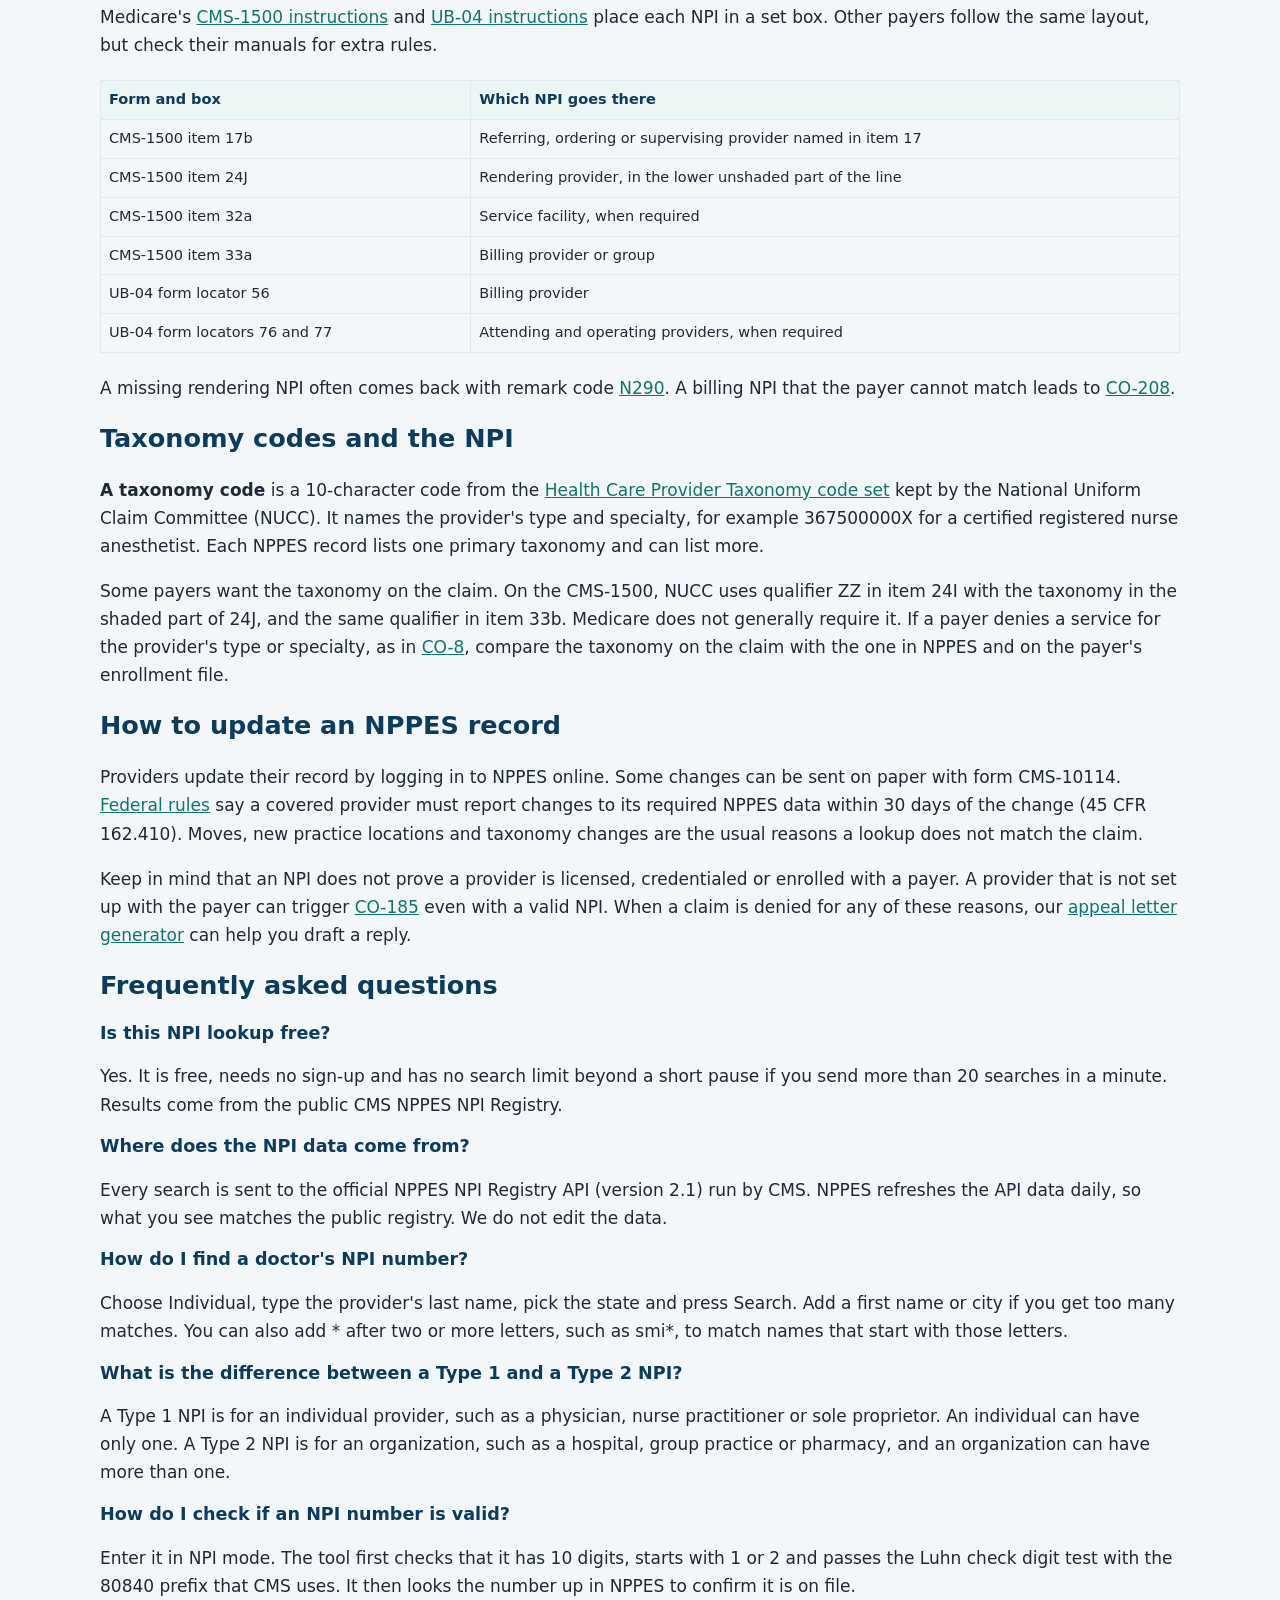
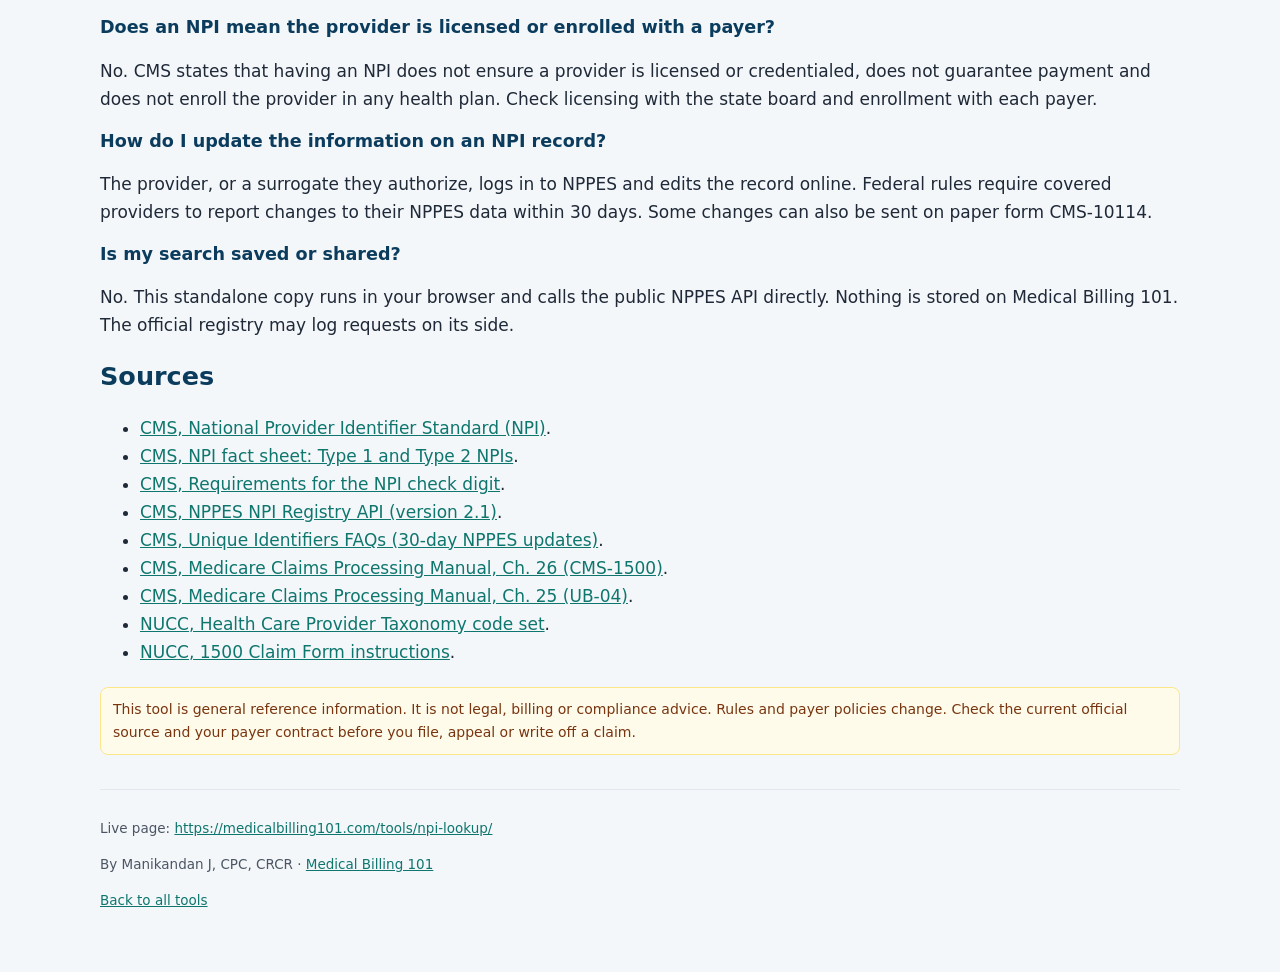
<file: npi-lookup/index.html>
<!DOCTYPE html>
<html lang="en">
<head>
<meta charset="utf-8">
<meta name="viewport" content="width=device-width, initial-scale=1">
<title>NPI Lookup</title>
<meta name="description" content="NPI Lookup — standalone copy from Medical Billing 101.">
<link rel="stylesheet" href="../assets/page.css">
<link rel="stylesheet" href="npi-lookup.css">

</head>
<body>
<div class="site-bar"><div class="wrap"><a href="../index.html">Medical billing calculators</a></div></div>
<div class="wrap">
<nav class="crumb" aria-label="Breadcrumb"><a href="../index.html">All tools</a> <span aria-hidden="true">›</span> NPI Lookup</nav>
<h1>NPI Lookup</h1>
<p class="mbx-tool-intro">Look up any provider's National Provider Identifier (NPI) in seconds. Search by the 10-digit NPI, or by a provider's last name or an organization's name and state. Results come live from the official CMS NPPES NPI Registry.</p>
<div class="mbx-npi mbx-noads" data-mbx-npi><form class="mbx-npi__form" novalidate><fieldset class="mbx-npi__mode"><legend>Search by</legend><label><input type="radio" name="mode" value="npi" checked> NPI number</label><label><input type="radio" name="mode" value="ind"> Individual (Type 1)</label><label><input type="radio" name="mode" value="org"> Organization (Type 2)</label></fieldset><div class="mbx-npi__row" data-m="npi"><label for="mbx-npi-n">NPI number</label><input id="mbx-npi-n" name="number" inputmode="numeric" maxlength="10" autocomplete="off" placeholder="10 digits, e.g. 1720043219"></div><div class="mbx-npi__row mbx-npi__grid" data-m="ind" hidden><div><label for="mbx-npi-ln">Last name</label><input id="mbx-npi-ln" name="last_name" maxlength="60" autocomplete="off"></div><div><label for="mbx-npi-fn">First name <span>(optional)</span></label><input id="mbx-npi-fn" name="first_name" maxlength="60" autocomplete="off"></div></div><div class="mbx-npi__row" data-m="org" hidden><label for="mbx-npi-on">Organization name</label><input id="mbx-npi-on" name="organization_name" maxlength="60" autocomplete="off"></div><div class="mbx-npi__row mbx-npi__grid" data-m="ind org" hidden><div><label for="mbx-npi-st">State</label><select id="mbx-npi-st" name="state"><option value="">State</option><option>AL</option><option>AK</option><option>AZ</option><option>AR</option><option>CA</option><option>CO</option><option>CT</option><option>DE</option><option>DC</option><option>FL</option><option>GA</option><option>HI</option><option>ID</option><option>IL</option><option>IN</option><option>IA</option><option>KS</option><option>KY</option><option>LA</option><option>ME</option><option>MD</option><option>MA</option><option>MI</option><option>MN</option><option>MS</option><option>MO</option><option>MT</option><option>NE</option><option>NV</option><option>NH</option><option>NJ</option><option>NM</option><option>NY</option><option>NC</option><option>ND</option><option>OH</option><option>OK</option><option>OR</option><option>PA</option><option>RI</option><option>SC</option><option>SD</option><option>TN</option><option>TX</option><option>UT</option><option>VT</option><option>VA</option><option>WA</option><option>WV</option><option>WI</option><option>WY</option><option>PR</option><option>VI</option><option>GU</option><option>AS</option><option>MP</option><option>AA</option><option>AE</option><option>AP</option></select></div><div><label for="mbx-npi-ci">City <span>(optional)</span></label><input id="mbx-npi-ci" name="city" maxlength="40" autocomplete="off"></div></div><button type="submit" class="mbx-npi__btn">Search NPI Registry</button><p class="mbx-npi__note">Data comes live from the CMS NPPES NPI Registry. This copy calls the official API directly. Searches are not saved.</p></form><div class="mbx-npi__out" aria-live="polite"></div><noscript><p>This lookup needs JavaScript. You can search the official <a href="https://npiregistry.cms.hhs.gov/">NPPES NPI Registry</a> instead.</p></noscript></div>

<div class="mbx-keybox">
<p><strong>Key takeaways</strong></p>
<ul>
<li>An NPI is a 10-digit number that identifies a health care provider on every HIPAA standard transaction, including claims.</li>
<li>Type 1 NPIs belong to individuals and Type 2 NPIs belong to organizations. Use the right one in the right claim box.</li>
<li>If the name, NPI or taxonomy on your claim does not match NPPES and the payer's file, expect a denial such as CO-206, CO-207 or CO-208.</li>
</ul>
</div>

<h2>How to use the NPI lookup</h2>
<ol>
<li><strong>Pick how you want to search.</strong> Choose NPI number if you have it. Choose Individual for a doctor, nurse or therapist, or Organization for a hospital, clinic, group or pharmacy.</li>
<li><strong>Fill in the fields.</strong> A name search needs a state. First name and city are optional and help narrow long lists.</li>
<li><strong>Read the results card.</strong> Each card shows the name, NPI, type, status, primary taxonomy code, other taxonomies, practice address, phone, enumeration date and last update.</li>
<li><strong>Open the official record.</strong> Use the NPPES link on the card when you need to show a payer or auditor the source.</li>
</ol>

<h2>What is an NPI number?</h2>
<p><strong>The National Provider Identifier (NPI)</strong> is a HIPAA Administrative Simplification standard. <a href="https://www.cms.gov/regulations-and-guidance/administrative-simplification/nationalprovidentstand" target="_blank" rel="noopener">CMS describes it</a> as a 10-position, intelligence-free numeric identifier. That means the digits say nothing about the provider, such as where they practice or their specialty. Covered providers, health plans and clearinghouses must use NPIs in HIPAA standard transactions in place of the older legacy provider IDs.</p>
<p>The last digit is a check digit. <a href="https://www.cms.gov/Regulations-and-Guidance/Administrative-Simplification/NationalProvIdentStand/Downloads/NPIcheckdigit.pdf" target="_blank" rel="noopener">CMS calculates it</a> with the Luhn formula on the first nine digits, using the prefix 80840, where 80 means health applications and 840 means the United States. This tool runs that same check before it sends any search, so a typo is caught right away.</p>
<p><strong>NPPES</strong> is the National Plan and Provider Enumeration System, where NPIs are issued and stored. The public NPI Registry shows the parts of each NPPES record that CMS makes public.</p>

<h2>Type 1 vs Type 2 NPI</h2>
<ul>
<li><strong>Type 1 (individual):</strong> physicians, nurse practitioners, therapists, dentists and other individual providers. Sole proprietors are Type 1. An individual can have only one NPI.</li>
<li><strong>Type 2 (organization):</strong> hospitals, nursing homes, group practices, home health agencies, labs and pharmacies. An organization can have more than one NPI, for example one for each subpart.</li>
</ul>
<p>That split comes from the <a href="https://www.cms.gov/files/document/npi-fact-sheet.pdf" target="_blank" rel="noopener">CMS NPI fact sheet</a>. A provider who is incorporated can have both: a Type 1 NPI for themselves and a Type 2 NPI for their corporation or LLC.</p>

<h2>Where the NPI goes on the CMS-1500 and UB-04</h2>
<p>Medicare's <a href="https://www.cms.gov/regulations-and-guidance/guidance/manuals/downloads/clm104c26.pdf" target="_blank" rel="noopener">CMS-1500 instructions</a> and <a href="https://www.cms.gov/regulations-and-guidance/guidance/manuals/downloads/clm104c25.pdf" target="_blank" rel="noopener">UB-04 instructions</a> place each NPI in a set box. Other payers follow the same layout, but check their manuals for extra rules.</p>
<figure class="wp-block-table"><table><thead><tr><th>Form and box</th><th>Which NPI goes there</th></tr></thead><tbody>
<tr><td>CMS-1500 item 17b</td><td>Referring, ordering or supervising provider named in item 17</td></tr>
<tr><td>CMS-1500 item 24J</td><td>Rendering provider, in the lower unshaded part of the line</td></tr>
<tr><td>CMS-1500 item 32a</td><td>Service facility, when required</td></tr>
<tr><td>CMS-1500 item 33a</td><td>Billing provider or group</td></tr>
<tr><td>UB-04 form locator 56</td><td>Billing provider</td></tr>
<tr><td>UB-04 form locators 76 and 77</td><td>Attending and operating providers, when required</td></tr>
</tbody></table></figure>
<p>A missing rendering NPI often comes back with remark code <a href="https://medicalbilling101.com/denial-codes/n290/">N290</a>. A billing NPI that the payer cannot match leads to <a href="https://medicalbilling101.com/denial-codes/co-208/">CO-208</a>.</p>

<h2>Taxonomy codes and the NPI</h2>
<p><strong>A taxonomy code</strong> is a 10-character code from the <a href="https://www.nucc.org/index.php/code-sets-mainmenu-41/provider-taxonomy-mainmenu-40" target="_blank" rel="noopener">Health Care Provider Taxonomy code set</a> kept by the National Uniform Claim Committee (NUCC). It names the provider's type and specialty, for example 367500000X for a certified registered nurse anesthetist. Each NPPES record lists one primary taxonomy and can list more.</p>
<p>Some payers want the taxonomy on the claim. On the CMS-1500, NUCC uses qualifier ZZ in item 24I with the taxonomy in the shaded part of 24J, and the same qualifier in item 33b. Medicare does not generally require it. If a payer denies a service for the provider's type or specialty, as in <a href="https://medicalbilling101.com/denial-codes/co-8/">CO-8</a>, compare the taxonomy on the claim with the one in NPPES and on the payer's enrollment file.</p>

<h2>How to update an NPPES record</h2>
<p>Providers update their record by logging in to NPPES online. Some changes can be sent on paper with form CMS-10114. <a href="https://www.cms.gov/Regulations-and-Guidance/Administrative-Simplification/Unique-Identifier/UniqueIdentifiersFAQs" target="_blank" rel="noopener">Federal rules</a> say a covered provider must report changes to its required NPPES data within 30 days of the change (45 CFR 162.410). Moves, new practice locations and taxonomy changes are the usual reasons a lookup does not match the claim.</p>
<p>Keep in mind that an NPI does not prove a provider is licensed, credentialed or enrolled with a payer. A provider that is not set up with the payer can trigger <a href="https://medicalbilling101.com/denial-codes/co-185/">CO-185</a> even with a valid NPI. When a claim is denied for any of these reasons, our <a href="../appeal-letter-generator/">appeal letter generator</a> can help you draft a reply.</p>

<h2>Frequently asked questions</h2>

<div class="wp-block-rank-math-faq-block"><div id="faq-question-npi-1" class="rank-math-faq-item"><h3 class="rank-math-question">Is this NPI lookup free?</h3><div class="rank-math-answer">Yes. It is free, needs no sign-up and has no search limit beyond a short pause if you send more than 20 searches in a minute. Results come from the public CMS NPPES NPI Registry.</div></div><div id="faq-question-npi-2" class="rank-math-faq-item"><h3 class="rank-math-question">Where does the NPI data come from?</h3><div class="rank-math-answer">Every search is sent to the official NPPES NPI Registry API (version 2.1) run by CMS. NPPES refreshes the API data daily, so what you see matches the public registry. We do not edit the data.</div></div><div id="faq-question-npi-3" class="rank-math-faq-item"><h3 class="rank-math-question">How do I find a doctor's NPI number?</h3><div class="rank-math-answer">Choose Individual, type the provider's last name, pick the state and press Search. Add a first name or city if you get too many matches. You can also add * after two or more letters, such as smi*, to match names that start with those letters.</div></div><div id="faq-question-npi-4" class="rank-math-faq-item"><h3 class="rank-math-question">What is the difference between a Type 1 and a Type 2 NPI?</h3><div class="rank-math-answer">A Type 1 NPI is for an individual provider, such as a physician, nurse practitioner or sole proprietor. An individual can have only one. A Type 2 NPI is for an organization, such as a hospital, group practice or pharmacy, and an organization can have more than one.</div></div><div id="faq-question-npi-5" class="rank-math-faq-item"><h3 class="rank-math-question">How do I check if an NPI number is valid?</h3><div class="rank-math-answer">Enter it in NPI mode. The tool first checks that it has 10 digits, starts with 1 or 2 and passes the Luhn check digit test with the 80840 prefix that CMS uses. It then looks the number up in NPPES to confirm it is on file.</div></div><div id="faq-question-npi-6" class="rank-math-faq-item"><h3 class="rank-math-question">Does an NPI mean the provider is licensed or enrolled with a payer?</h3><div class="rank-math-answer">No. CMS states that having an NPI does not ensure a provider is licensed or credentialed, does not guarantee payment and does not enroll the provider in any health plan. Check licensing with the state board and enrollment with each payer.</div></div><div id="faq-question-npi-7" class="rank-math-faq-item"><h3 class="rank-math-question">How do I update the information on an NPI record?</h3><div class="rank-math-answer">The provider, or a surrogate they authorize, logs in to NPPES and edits the record online. Federal rules require covered providers to report changes to their NPPES data within 30 days. Some changes can also be sent on paper form CMS-10114.</div></div><div id="faq-question-npi-8" class="rank-math-faq-item"><h3 class="rank-math-question">Is my search saved or shared?</h3><div class="rank-math-answer">No. This standalone copy runs in your browser and calls the public NPPES API directly. Nothing is stored on Medical Billing 101. The official registry may log requests on its side.</div></div></div>

<h2>Sources</h2>
<ul>
<li><a href="https://www.cms.gov/regulations-and-guidance/administrative-simplification/nationalprovidentstand" target="_blank" rel="noopener">CMS, National Provider Identifier Standard (NPI)</a>.</li>
<li><a href="https://www.cms.gov/files/document/npi-fact-sheet.pdf" target="_blank" rel="noopener">CMS, NPI fact sheet: Type 1 and Type 2 NPIs</a>.</li>
<li><a href="https://www.cms.gov/Regulations-and-Guidance/Administrative-Simplification/NationalProvIdentStand/Downloads/NPIcheckdigit.pdf" target="_blank" rel="noopener">CMS, Requirements for the NPI check digit</a>.</li>
<li><a href="https://npiregistry.cms.hhs.gov/api-page" target="_blank" rel="noopener">CMS, NPPES NPI Registry API (version 2.1)</a>.</li>
<li><a href="https://www.cms.gov/Regulations-and-Guidance/Administrative-Simplification/Unique-Identifier/UniqueIdentifiersFAQs" target="_blank" rel="noopener">CMS, Unique Identifiers FAQs (30-day NPPES updates)</a>.</li>
<li><a href="https://www.cms.gov/regulations-and-guidance/guidance/manuals/downloads/clm104c26.pdf" target="_blank" rel="noopener">CMS, Medicare Claims Processing Manual, Ch. 26 (CMS-1500)</a>.</li>
<li><a href="https://www.cms.gov/regulations-and-guidance/guidance/manuals/downloads/clm104c25.pdf" target="_blank" rel="noopener">CMS, Medicare Claims Processing Manual, Ch. 25 (UB-04)</a>.</li>
<li><a href="https://www.nucc.org/index.php/code-sets-mainmenu-41/provider-taxonomy-mainmenu-40" target="_blank" rel="noopener">NUCC, Health Care Provider Taxonomy code set</a>.</li>
<li><a href="https://www.nucc.org/index.php/1500-claim-form-mainmenu-35/1500-instructions-mainmenu-42" target="_blank" rel="noopener">NUCC, 1500 Claim Form instructions</a>.</li>
</ul>

<p class="disclaimer">This tool is general reference information. It is not legal, billing or compliance advice. Rules and payer policies change. Check the current official source and your payer contract before you file, appeal or write off a claim.</p>
<footer class="page-footer">
<p>Live page: <a href="https://medicalbilling101.com/tools/npi-lookup/">https://medicalbilling101.com/tools/npi-lookup/</a></p>
<p>By Manikandan J, CPC, CRCR · <a href="https://medicalbilling101.com/">Medical Billing 101</a></p>
<p><a href="../index.html">Back to all tools</a></p>
</footer>
</div>
<script src="npi-lookup.js" defer></script>
</body>
</html>
</file>
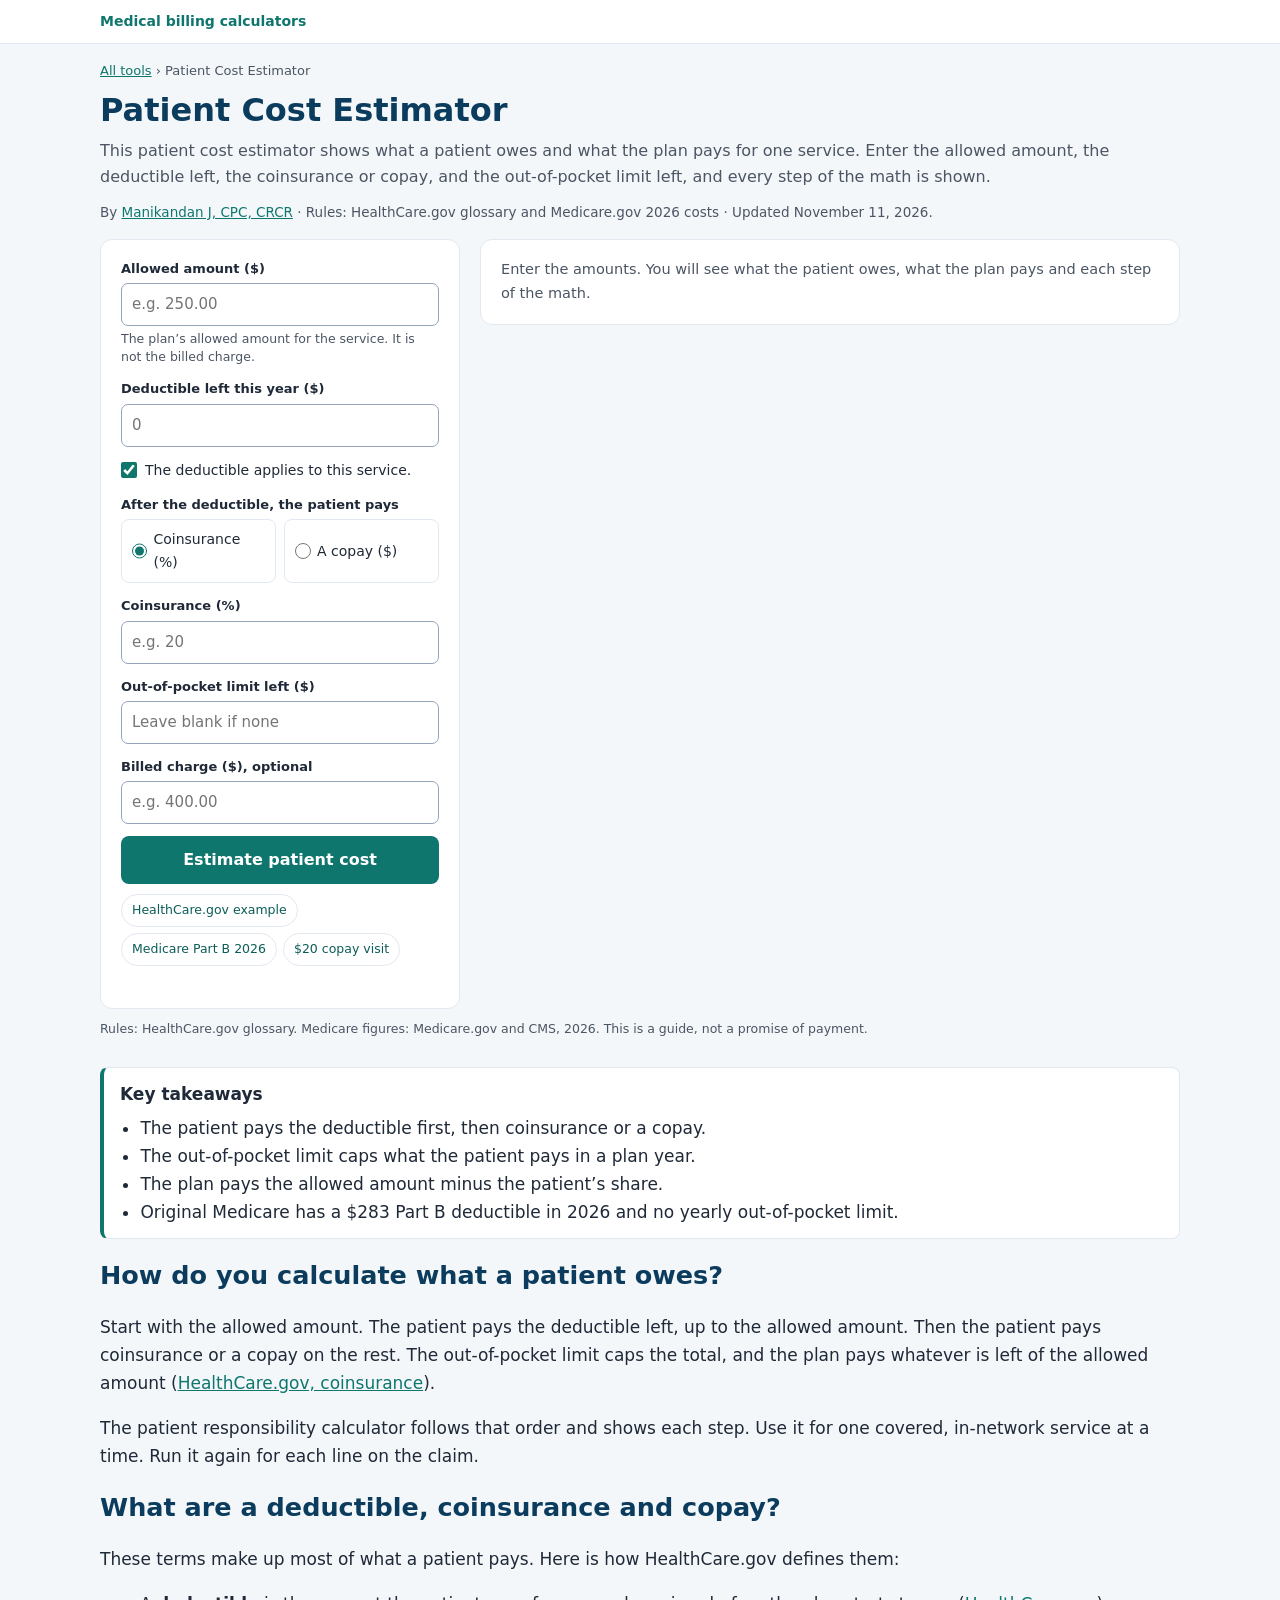
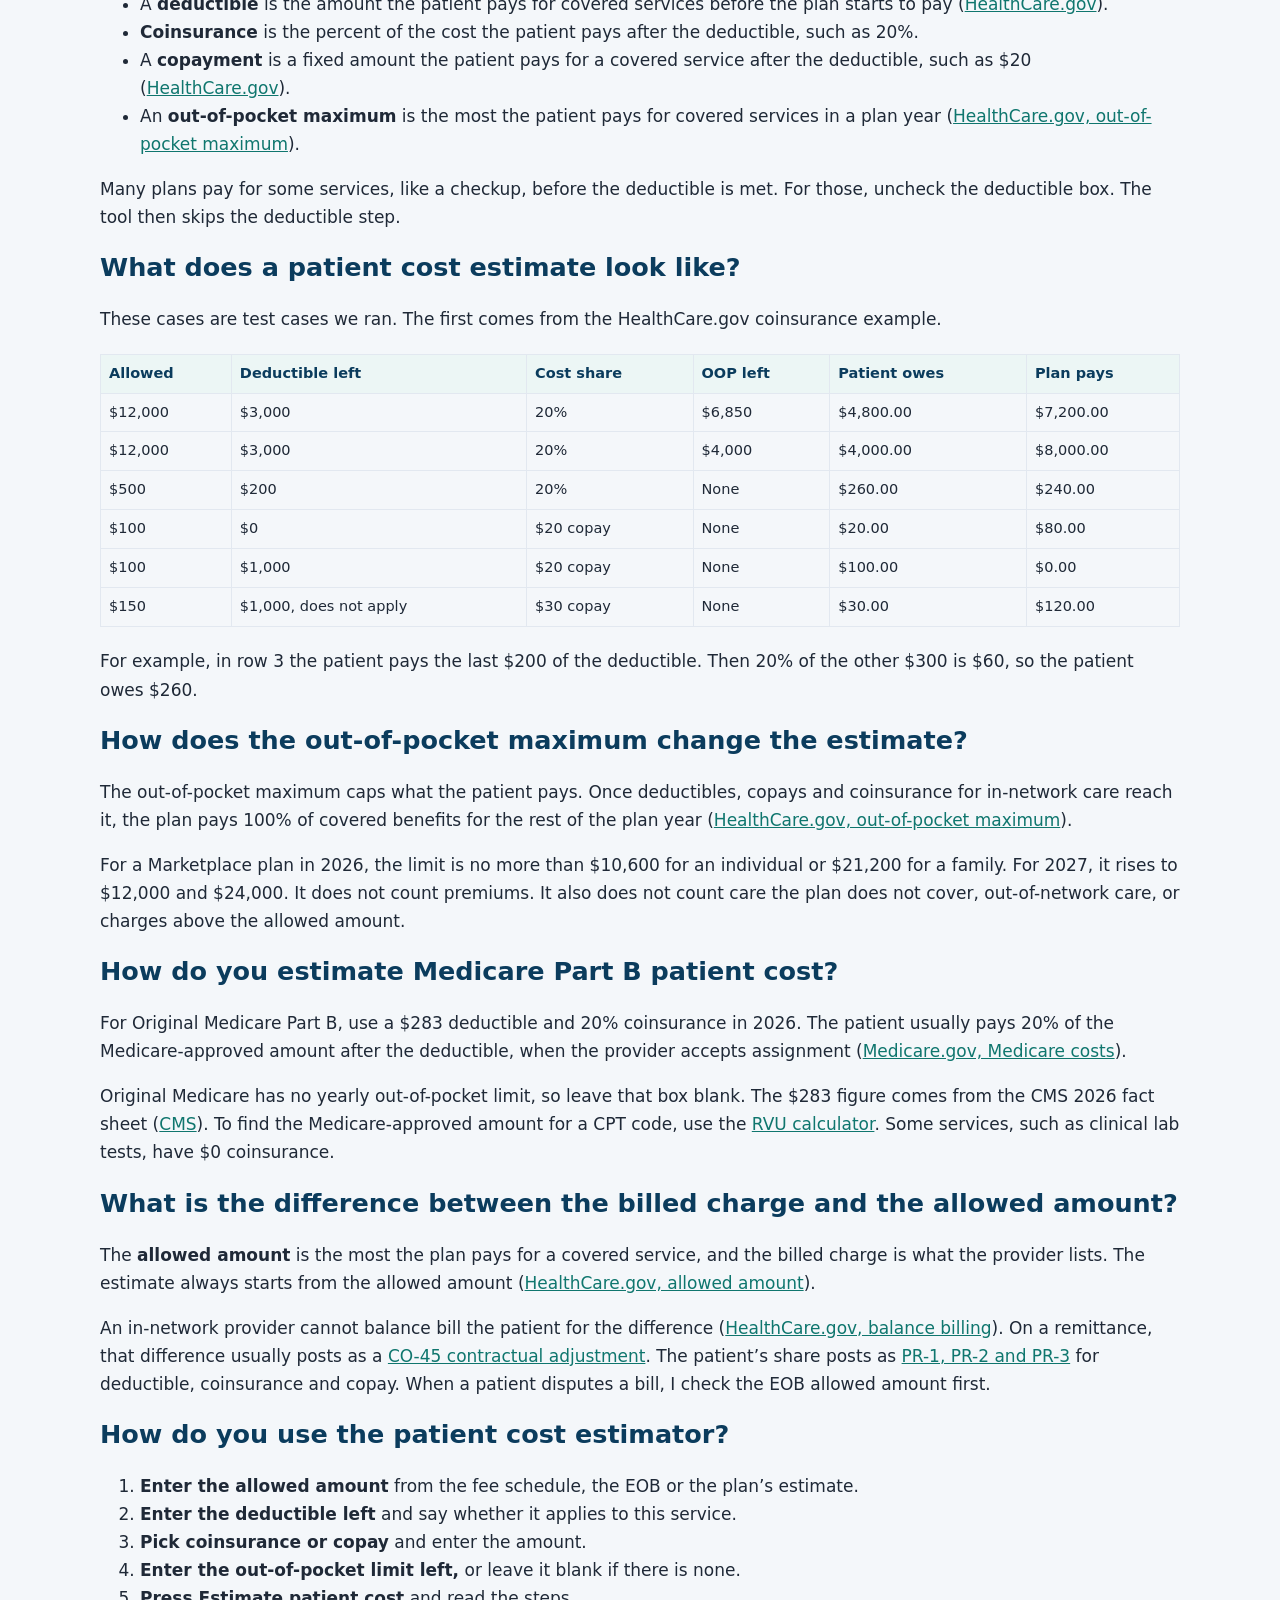
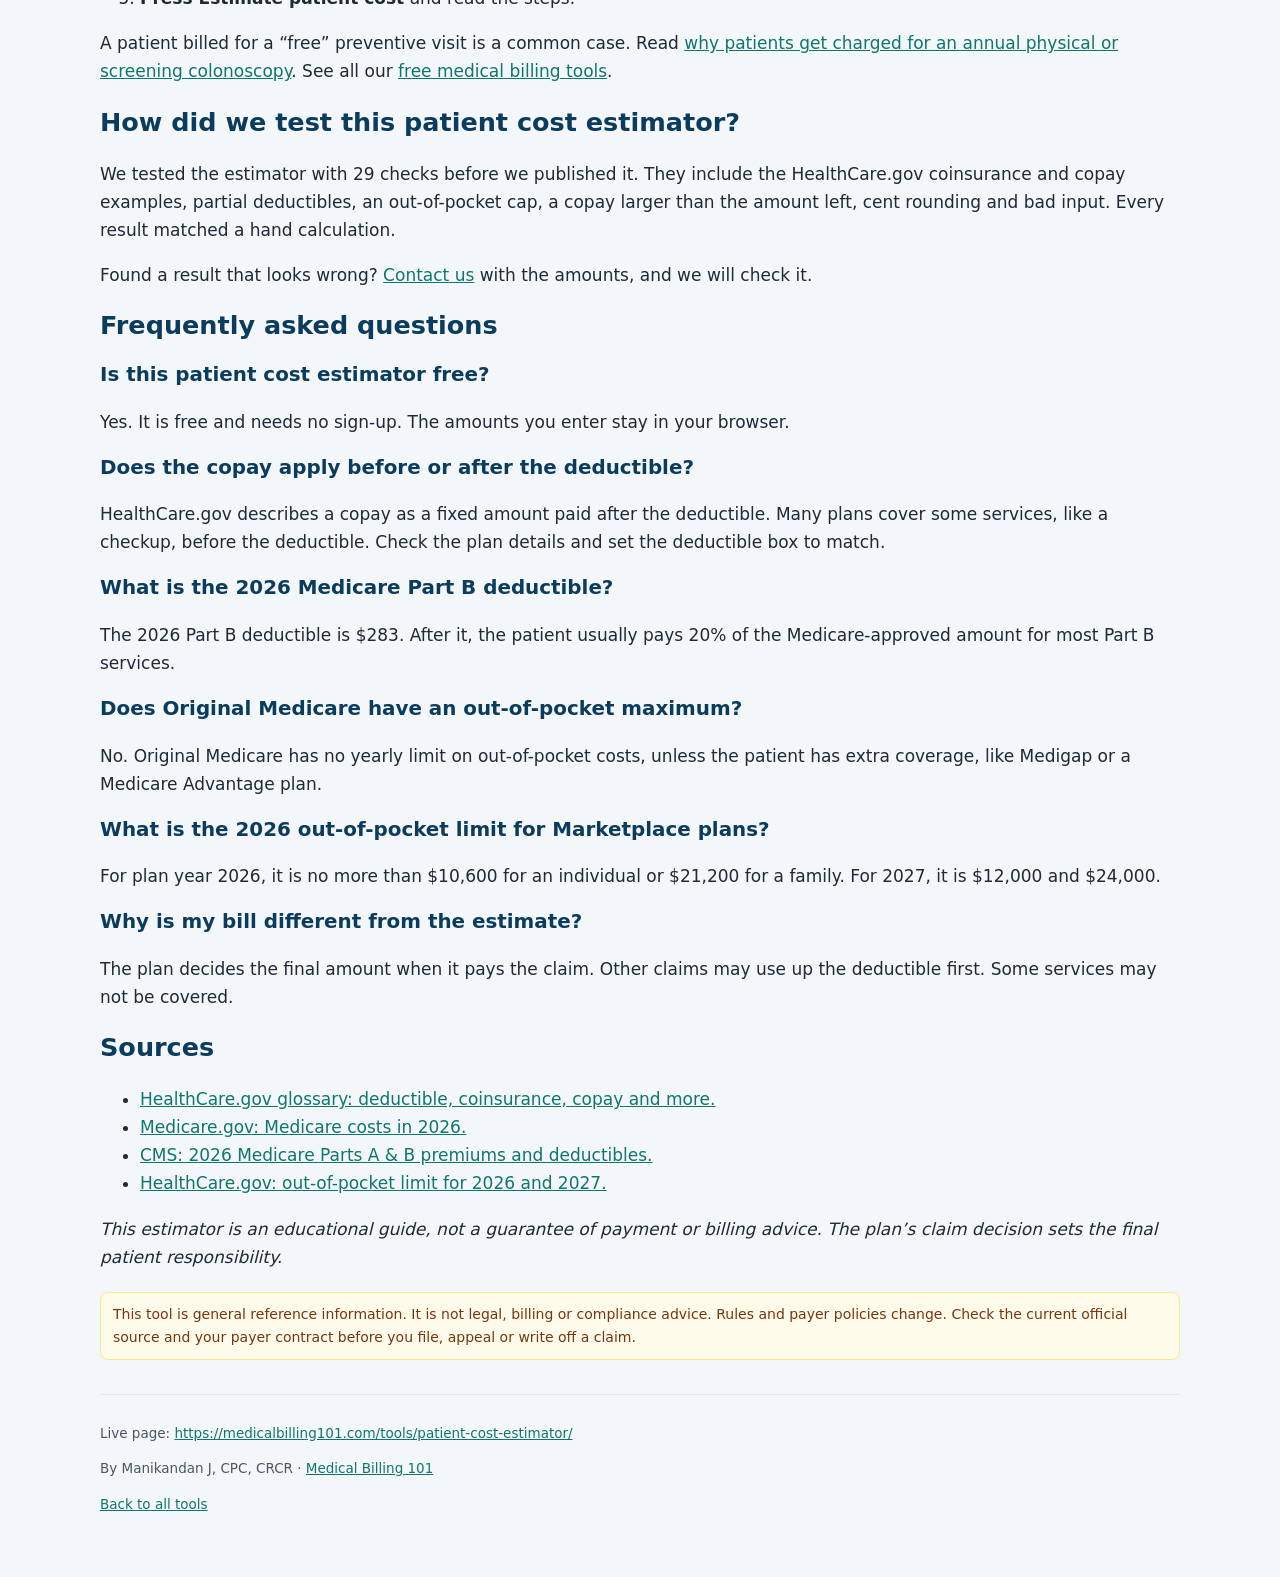
<file: patient-cost-estimator/index.html>
<!DOCTYPE html>
<html lang="en">
<head>
<meta charset="utf-8">
<meta name="viewport" content="width=device-width, initial-scale=1">
<title>Patient Cost Estimator</title>
<meta name="description" content="Patient Cost Estimator — standalone copy from Medical Billing 101.">
<link rel="stylesheet" href="../assets/page.css">
<link rel="stylesheet" href="tool.css">

</head>
<body>
<div class="site-bar"><div class="wrap"><a href="../index.html">Medical billing calculators</a></div></div>
<div class="wrap">
<nav class="crumb" aria-label="Breadcrumb"><a href="../index.html">All tools</a> <span aria-hidden="true">›</span> Patient Cost Estimator</nav>
<h1>Patient Cost Estimator</h1>
<p class="mbx-tool-intro">This patient cost estimator shows what a patient owes and what the plan pays for one service. Enter the allowed amount, the deductible left, the coinsurance or copay, and the out-of-pocket limit left, and every step of the math is shown.</p>
<p class="pc-byline">By <a href="https://medicalbilling101.com/about/">Manikandan J, CPC, CRCR</a> &middot; Rules: HealthCare.gov glossary and Medicare.gov 2026 costs &middot; Updated November 11, 2026.</p>

<div id="mbx-pce">
<div class="pc-grid">
<form class="pc-card" novalidate>
<div class="pc-fld"><label for="pc-allowed">Allowed amount ($)</label><input type="text" id="pc-allowed" inputmode="decimal" autocomplete="off" placeholder="e.g. 250.00" required><p class="pc-hint">The plan&rsquo;s allowed amount for the service. It is not the billed charge.</p></div>
<div class="pc-fld"><label for="pc-ded">Deductible left this year ($)</label><input type="text" id="pc-ded" inputmode="decimal" autocomplete="off" placeholder="0"></div>
<label class="pc-chk"><input type="checkbox" id="pc-dapp" checked> The deductible applies to this service. </label>
<fieldset><legend>After the deductible, the patient pays</legend><div class="pc-rad"><label><input type="radio" name="pc-type" value="coins" checked> Coinsurance (%)</label><label><input type="radio" name="pc-type" value="copay"> A copay ($)</label></div></fieldset>
<div class="pc-fld" id="pc-f-coins"><label for="pc-coins">Coinsurance (%)</label><input type="text" id="pc-coins" inputmode="decimal" autocomplete="off" placeholder="e.g. 20"></div>
<div class="pc-fld" id="pc-f-copay" hidden><label for="pc-copay">Copay ($)</label><input type="text" id="pc-copay" inputmode="decimal" autocomplete="off" placeholder="e.g. 30"></div>
<div class="pc-fld"><label for="pc-oop">Out-of-pocket limit left ($)</label><input type="text" id="pc-oop" inputmode="decimal" autocomplete="off" placeholder="Leave blank if none"></div>
<div class="pc-fld"><label for="pc-billed">Billed charge ($), optional</label><input type="text" id="pc-billed" inputmode="decimal" autocomplete="off" placeholder="e.g. 400.00"></div>
<button type="submit" class="pc-btn">Estimate patient cost</button>
<div class="pc-pre" aria-label="Presets"><button type="button" data-pre="hc">HealthCare.gov example</button><button type="button" data-pre="mcr">Medicare Part B 2026</button><button type="button" data-pre="ov">$20 copay visit</button></div>
<p class="pc-msg" id="pc-msg" role="status" aria-live="polite"></p>
</form>
<div class="pc-card" aria-live="polite"><div id="pc-out" hidden></div><p class="pc-empty" id="pc-empty">Enter the amounts. You will see what the patient owes, what the plan pays and each step of the math.</p></div>
</div>
<p class="pc-src">Rules: HealthCare.gov glossary. Medicare figures: Medicare.gov and CMS, 2026. This is a guide, not a promise of payment.</p>
<noscript><p>The patient cost estimator needs JavaScript. It runs in your browser and nothing is sent or saved.</p></noscript>
</div>

<div class="mbx-keybox">
<p><strong>Key takeaways</strong></p>
<ul>
<li>The patient pays the deductible first, then coinsurance or a copay.</li>
<li>The out-of-pocket limit caps what the patient pays in a plan year.</li>
<li>The plan pays the allowed amount minus the patient&rsquo;s share.</li>
<li>Original Medicare has a $283 Part B deductible in 2026 and no yearly out-of-pocket limit.</li>
</ul>
</div>

<h2>How do you calculate what a patient owes?</h2>
<p>Start with the allowed amount. The patient pays the deductible left, up to the allowed amount. Then the patient pays coinsurance or a copay on the rest. The out-of-pocket limit caps the total, and the plan pays whatever is left of the allowed amount (<a href="https://www.healthcare.gov/glossary/co-insurance/" target="_blank" rel="noopener">HealthCare.gov, coinsurance</a>).</p>
<p>The patient responsibility calculator follows that order and shows each step. Use it for one covered, in-network service at a time. Run it again for each line on the claim.</p>

<h2>What are a deductible, coinsurance and copay?</h2>
<p>These terms make up most of what a patient pays. Here is how HealthCare.gov defines them:</p>
<ul>
<li>A <strong>deductible</strong> is the amount the patient pays for covered services before the plan starts to pay (<a href="https://www.healthcare.gov/glossary/deductible/" target="_blank" rel="noopener">HealthCare.gov</a>).</li>
<li><strong>Coinsurance</strong> is the percent of the cost the patient pays after the deductible, such as 20%.</li>
<li>A <strong>copayment</strong> is a fixed amount the patient pays for a covered service after the deductible, such as $20 (<a href="https://www.healthcare.gov/glossary/co-payment/" target="_blank" rel="noopener">HealthCare.gov</a>).</li>
<li>An <strong>out-of-pocket maximum</strong> is the most the patient pays for covered services in a plan year (<a href="https://www.healthcare.gov/glossary/out-of-pocket-maximum-limit/" target="_blank" rel="noopener">HealthCare.gov, out-of-pocket maximum</a>).</li>
</ul>
<p>Many plans pay for some services, like a checkup, before the deductible is met. For those, uncheck the deductible box. The tool then skips the deductible step.</p>

<h2>What does a patient cost estimate look like?</h2>
<p>These cases are test cases we ran. The first comes from the HealthCare.gov coinsurance example.</p>
<figure class="wp-block-table pc-ex"><table>
<thead><tr><th>Allowed</th><th>Deductible left</th><th>Cost share</th><th>OOP left</th><th>Patient owes</th><th>Plan pays</th></tr></thead>
<tbody>
<tr><td>$12,000</td><td>$3,000</td><td>20%</td><td>$6,850</td><td>$4,800.00</td><td>$7,200.00</td></tr>
<tr><td>$12,000</td><td>$3,000</td><td>20%</td><td>$4,000</td><td>$4,000.00</td><td>$8,000.00</td></tr>
<tr><td>$500</td><td>$200</td><td>20%</td><td>None</td><td>$260.00</td><td>$240.00</td></tr>
<tr><td>$100</td><td>$0</td><td>$20 copay</td><td>None</td><td>$20.00</td><td>$80.00</td></tr>
<tr><td>$100</td><td>$1,000</td><td>$20 copay</td><td>None</td><td>$100.00</td><td>$0.00</td></tr>
<tr><td>$150</td><td>$1,000, does not apply</td><td>$30 copay</td><td>None</td><td>$30.00</td><td>$120.00</td></tr>
</tbody></table></figure>
<p>For example, in row 3 the patient pays the last $200 of the deductible. Then 20% of the other $300 is $60, so the patient owes $260.</p>

<h2>How does the out-of-pocket maximum change the estimate?</h2>
<p>The out-of-pocket maximum caps what the patient pays. Once deductibles, copays and coinsurance for in-network care reach it, the plan pays 100% of covered benefits for the rest of the plan year (<a href="https://www.healthcare.gov/glossary/out-of-pocket-maximum-limit/" target="_blank" rel="noopener">HealthCare.gov, out-of-pocket maximum</a>).</p>
<p>For a Marketplace plan in 2026, the limit is no more than $10,600 for an individual or $21,200 for a family. For 2027, it rises to $12,000 and $24,000. It does not count premiums. It also does not count care the plan does not cover, out-of-network care, or charges above the allowed amount.</p>

<h2>How do you estimate Medicare Part B patient cost?</h2>
<p>For Original Medicare Part B, use a $283 deductible and 20% coinsurance in 2026. The patient usually pays 20% of the Medicare-approved amount after the deductible, when the provider accepts assignment (<a href="https://www.medicare.gov/basics/costs/medicare-costs" target="_blank" rel="noopener">Medicare.gov, Medicare costs</a>).</p>
<p>Original Medicare has no yearly out-of-pocket limit, so leave that box blank. The $283 figure comes from the CMS 2026 fact sheet (<a href="https://www.cms.gov/newsroom/fact-sheets/2026-medicare-parts-b-premiums-deductibles" target="_blank" rel="noopener">CMS</a>). To find the Medicare-approved amount for a CPT code, use the <a href="../rvu-calculator/">RVU calculator</a>. Some services, such as clinical lab tests, have $0 coinsurance.</p>

<h2>What is the difference between the billed charge and the allowed amount?</h2>
<p>The <strong>allowed amount</strong> is the most the plan pays for a covered service, and the billed charge is what the provider lists. The estimate always starts from the allowed amount (<a href="https://www.healthcare.gov/glossary/allowed-amount/" target="_blank" rel="noopener">HealthCare.gov, allowed amount</a>).</p>
<p>An in-network provider cannot balance bill the patient for the difference (<a href="https://www.healthcare.gov/glossary/balance-billing/" target="_blank" rel="noopener">HealthCare.gov, balance billing</a>). On a remittance, that difference usually posts as a <a href="https://medicalbilling101.com/denial-codes/co-45/">CO-45 contractual adjustment</a>. The patient&rsquo;s share posts as <a href="https://medicalbilling101.com/denial-codes/pr-1-pr-2-pr-3/">PR-1, PR-2 and PR-3</a> for deductible, coinsurance and copay. When a patient disputes a bill, I check the EOB allowed amount first.</p>

<h2>How do you use the patient cost estimator?</h2>
<ol>
<li><strong>Enter the allowed amount</strong> from the fee schedule, the EOB or the plan&rsquo;s estimate.</li>
<li><strong>Enter the deductible left</strong> and say whether it applies to this service.</li>
<li><strong>Pick coinsurance or copay</strong> and enter the amount.</li>
<li><strong>Enter the out-of-pocket limit left,</strong> or leave it blank if there is none.</li>
<li><strong>Press Estimate patient cost</strong> and read the steps.</li>
</ol>
<p>A patient billed for a &ldquo;free&rdquo; preventive visit is a common case. Read <a href="https://medicalbilling101.com/charged-for-annual-physical-or-screening-colonoscopy/">why patients get charged for an annual physical or screening colonoscopy</a>. See all our <a href="https://medicalbilling101.com/tools/">free medical billing tools</a>.</p>

<h2>How did we test this patient cost estimator?</h2>
<!-- ORIGINAL DATA: estimator results checked by hand against the HealthCare.gov glossary examples, Nov 11, 2026 -->
<p>We tested the estimator with 29 checks before we published it. They include the HealthCare.gov coinsurance and copay examples, partial deductibles, an out-of-pocket cap, a copay larger than the amount left, cent rounding and bad input. Every result matched a hand calculation.</p>
<p>Found a result that looks wrong? <a href="https://medicalbilling101.com/contact/">Contact us</a> with the amounts, and we will check it.</p>

<h2>Frequently asked questions</h2>
<h3>Is this patient cost estimator free?</h3>
<p>Yes. It is free and needs no sign-up. The amounts you enter stay in your browser.</p>
<h3>Does the copay apply before or after the deductible?</h3>
<p>HealthCare.gov describes a copay as a fixed amount paid after the deductible. Many plans cover some services, like a checkup, before the deductible. Check the plan details and set the deductible box to match.</p>
<h3>What is the 2026 Medicare Part B deductible?</h3>
<p>The 2026 Part B deductible is $283. After it, the patient usually pays 20% of the Medicare-approved amount for most Part B services.</p>
<h3>Does Original Medicare have an out-of-pocket maximum?</h3>
<p>No. Original Medicare has no yearly limit on out-of-pocket costs, unless the patient has extra coverage, like Medigap or a Medicare Advantage plan.</p>
<h3>What is the 2026 out-of-pocket limit for Marketplace plans?</h3>
<p>For plan year 2026, it is no more than $10,600 for an individual or $21,200 for a family. For 2027, it is $12,000 and $24,000.</p>
<h3>Why is my bill different from the estimate?</h3>
<p>The plan decides the final amount when it pays the claim. Other claims may use up the deductible first. Some services may not be covered.</p>

<h2>Sources</h2>
<ul>
<li><a href="https://www.healthcare.gov/glossary/" target="_blank" rel="noopener">HealthCare.gov glossary: deductible, coinsurance, copay and more.</a></li>
<li><a href="https://www.medicare.gov/basics/costs/medicare-costs" target="_blank" rel="noopener">Medicare.gov: Medicare costs in 2026.</a></li>
<li><a href="https://www.cms.gov/newsroom/fact-sheets/2026-medicare-parts-b-premiums-deductibles" target="_blank" rel="noopener">CMS: 2026 Medicare Parts A &amp; B premiums and deductibles.</a></li>
<li><a href="https://www.healthcare.gov/glossary/out-of-pocket-maximum-limit/" target="_blank" rel="noopener">HealthCare.gov: out-of-pocket limit for 2026 and 2027.</a></li>
</ul>
<p><em>This estimator is an educational guide, not a guarantee of payment or billing advice. The plan&rsquo;s claim decision sets the final patient responsibility.</em></p>

<p class="disclaimer">This tool is general reference information. It is not legal, billing or compliance advice. Rules and payer policies change. Check the current official source and your payer contract before you file, appeal or write off a claim.</p>
<footer class="page-footer">
<p>Live page: <a href="https://medicalbilling101.com/tools/patient-cost-estimator/">https://medicalbilling101.com/tools/patient-cost-estimator/</a></p>
<p>By Manikandan J, CPC, CRCR · <a href="https://medicalbilling101.com/">Medical Billing 101</a></p>
<p><a href="../index.html">Back to all tools</a></p>
</footer>
</div>
<script src="pce.js" defer></script>
</body>
</html>
</file>
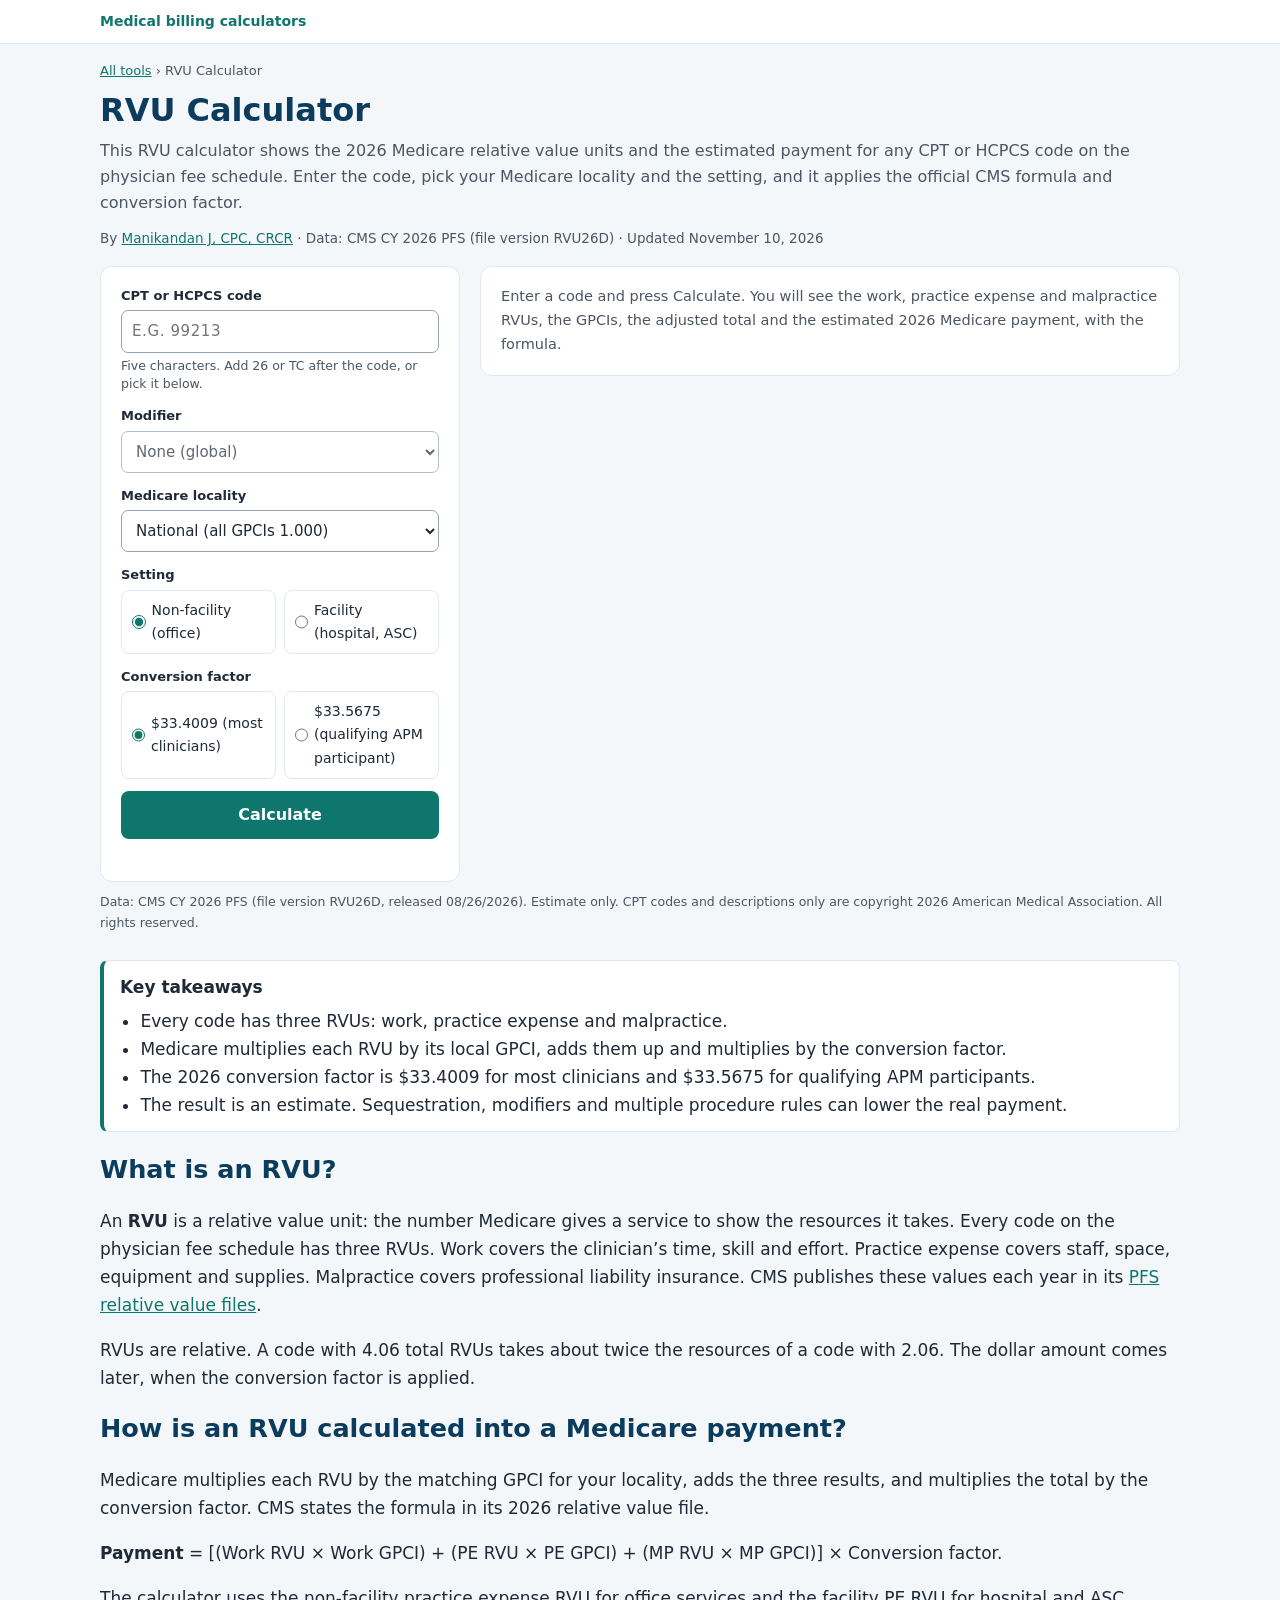
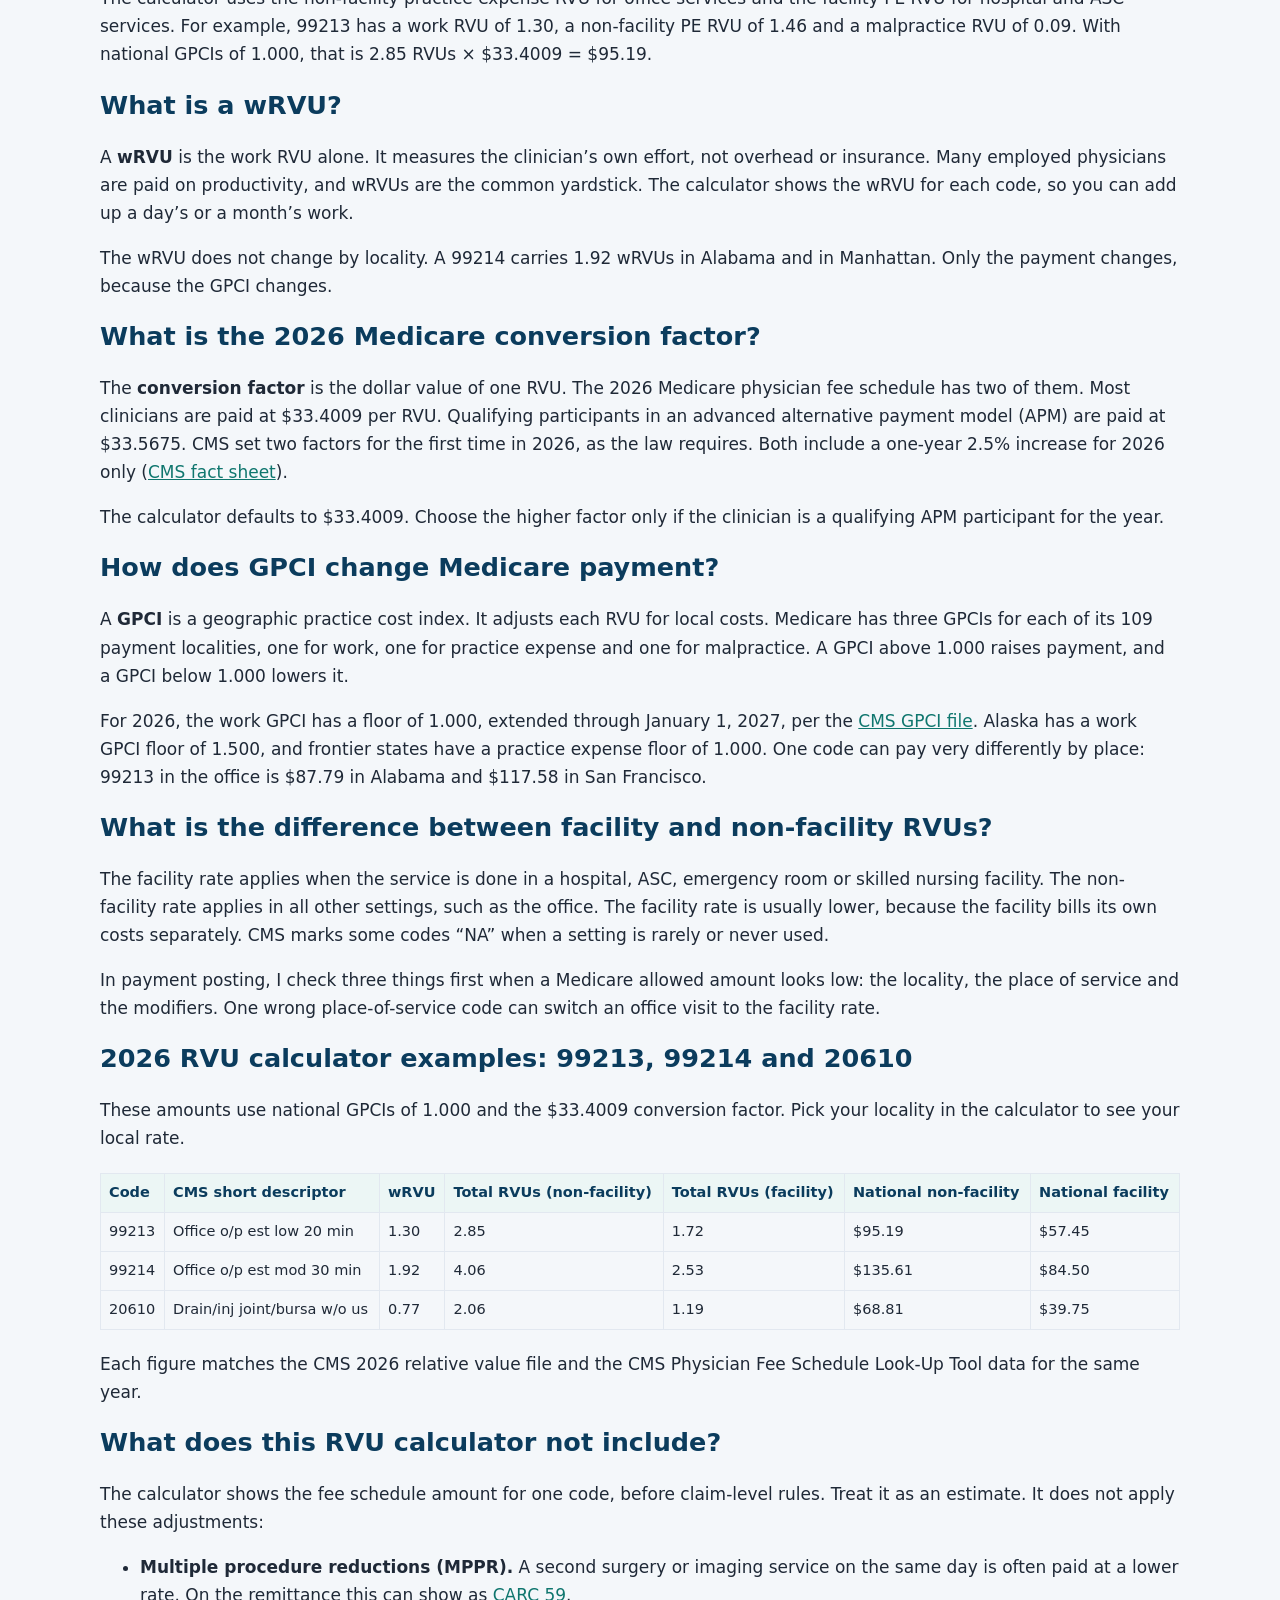
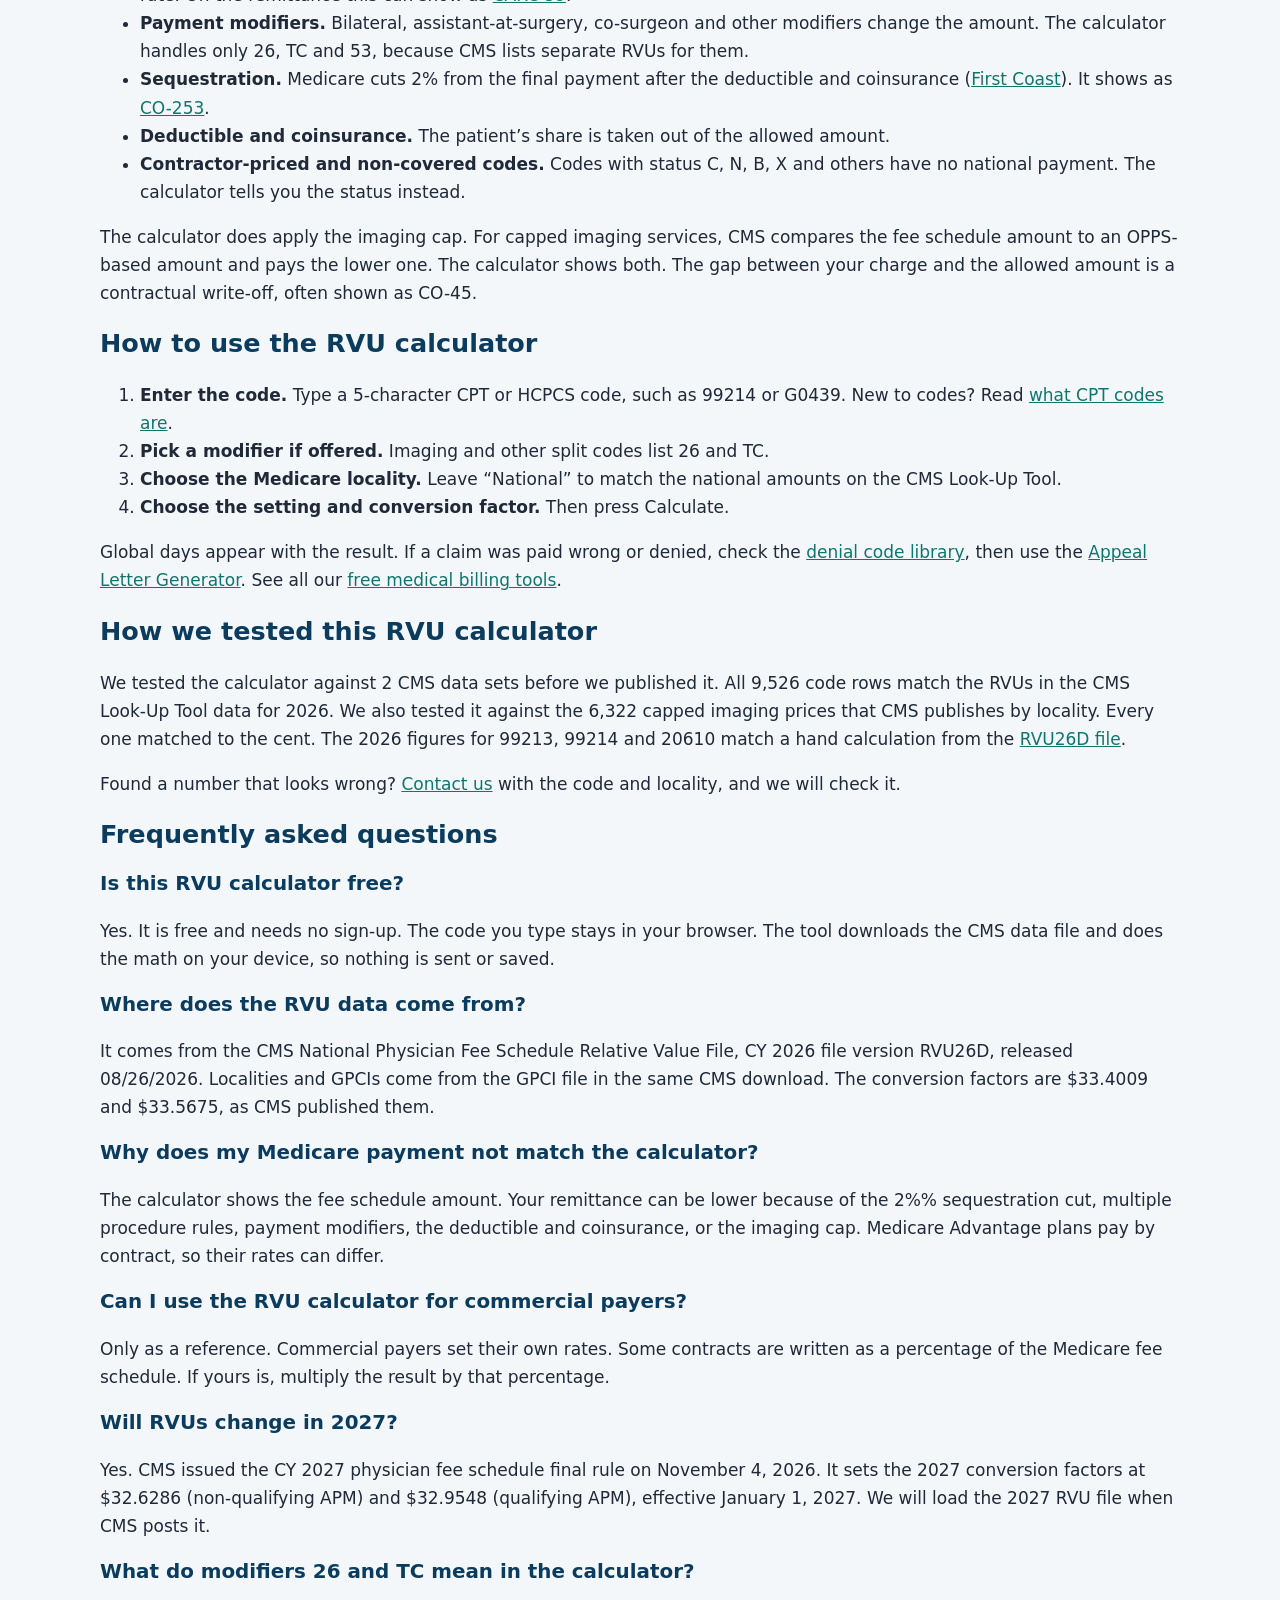
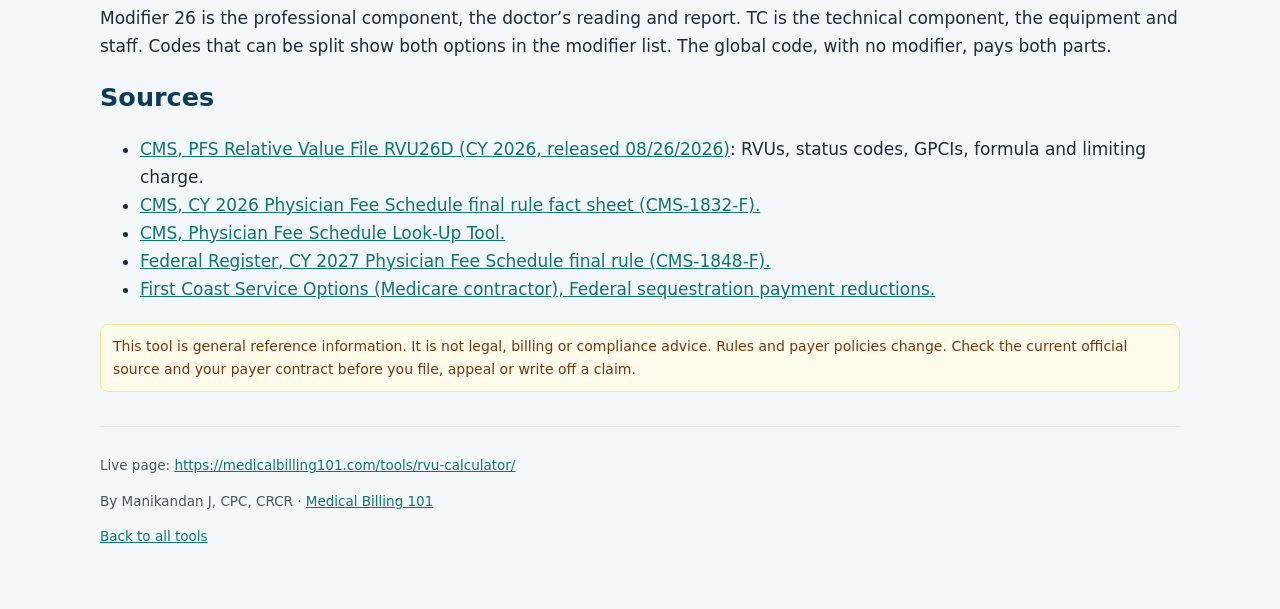
<file: rvu-calculator/index.html>
<!DOCTYPE html>
<html lang="en">
<head>
<meta charset="utf-8">
<meta name="viewport" content="width=device-width, initial-scale=1">
<title>RVU Calculator</title>
<meta name="description" content="RVU Calculator — standalone copy from Medical Billing 101.">
<link rel="stylesheet" href="../assets/page.css">
<link rel="stylesheet" href="tool.css">

</head>
<body>
<div class="site-bar"><div class="wrap"><a href="../index.html">Medical billing calculators</a></div></div>
<div class="wrap">
<nav class="crumb" aria-label="Breadcrumb"><a href="../index.html">All tools</a> <span aria-hidden="true">›</span> RVU Calculator</nav>
<h1>RVU Calculator</h1>
<p class="mbx-tool-intro">This RVU calculator shows the 2026 Medicare relative value units and the estimated payment for any CPT or HCPCS code on the physician fee schedule. Enter the code, pick your Medicare locality and the setting, and it applies the official CMS formula and conversion factor.</p>
<p class="rvu-byline">By <a href="https://medicalbilling101.com/about/">Manikandan J, CPC, CRCR</a> &middot; Data: CMS CY 2026 PFS (file version RVU26D) &middot; Updated November 10, 2026</p>

<div id="mbx-rvu" data-src="data/rvu-data-cy2026-rvu26d.txt" data-cf="33.4009" data-cfq="33.5675">
<div class="rvu-grid">
<form class="rvu-card" novalidate>
<div class="rvu-fld"><label for="rvu-code">CPT or HCPCS code</label><input type="text" id="rvu-code" name="code" inputmode="text" autocomplete="off" maxlength="9" placeholder="e.g. 99213" aria-describedby="rvu-h1" required><p class="rvu-hint" id="rvu-h1">Five characters. Add 26 or TC after the code, or pick it below.</p></div>
<div class="rvu-fld"><label for="rvu-mod">Modifier</label><select id="rvu-mod" name="mod" disabled><option value="">None (global)</option></select></div>
<div class="rvu-fld"><label for="rvu-loc">Medicare locality</label><select id="rvu-loc" name="loc"><option value="nat" data-g="1,1,1" selected>National (all GPCIs 1.000)</option></select></div>
<fieldset><legend>Setting</legend><div class="rvu-rad"><label><input type="radio" name="rvu-set" value="n" checked> Non-facility (office)</label><label><input type="radio" name="rvu-set" value="f"> Facility (hospital, ASC)</label></div></fieldset>
<fieldset><legend>Conversion factor</legend><div class="rvu-rad"><label><input type="radio" name="rvu-cf" value="n" checked> $33.4009 (most clinicians)</label><label><input type="radio" name="rvu-cf" value="q"> $33.5675 (qualifying APM participant)</label></div></fieldset>
<button type="submit" class="rvu-btn">Calculate</button>
<p class="rvu-msg" id="rvu-msg" role="status" aria-live="polite"></p>
</form>
<div class="rvu-card" aria-live="polite"><div id="rvu-out" hidden></div><p class="rvu-empty" id="rvu-empty">Enter a code and press Calculate. You will see the work, practice expense and malpractice RVUs, the GPCIs, the adjusted total and the estimated 2026 Medicare payment, with the formula.</p></div>
</div>
<p class="rvu-src">Data: CMS CY 2026 PFS (file version RVU26D, released 08/26/2026). Estimate only. CPT codes and descriptions only are copyright 2026 American Medical Association. All rights reserved.</p>
<noscript><p>The RVU calculator needs JavaScript. It runs in your browser and nothing is sent or saved.</p></noscript>
</div>

<div class="mbx-keybox">
<p><strong>Key takeaways</strong></p>
<ul>
<li>Every code has three RVUs: work, practice expense and malpractice.</li>
<li>Medicare multiplies each RVU by its local GPCI, adds them up and multiplies by the conversion factor.</li>
<li>The 2026 conversion factor is $33.4009 for most clinicians and $33.5675 for qualifying APM participants.</li>
<li>The result is an estimate. Sequestration, modifiers and multiple procedure rules can lower the real payment.</li>
</ul>
</div>

<h2>What is an RVU?</h2>
<p>An <strong>RVU</strong> is a relative value unit: the number Medicare gives a service to show the resources it takes.<!-- ORIGINAL DATA: worked values computed from the CMS file --> Every code on the physician fee schedule has three RVUs. Work covers the clinician&rsquo;s time, skill and effort. Practice expense covers staff, space, equipment and supplies. Malpractice covers professional liability insurance. CMS publishes these values each year in its <a href="https://www.cms.gov/medicare/payment/fee-schedules/physician/pfs-relative-value-files" target="_blank" rel="noopener">PFS relative value files</a>.</p>
<p>RVUs are relative. A code with 4.06 total RVUs takes about twice the resources of a code with 2.06. The dollar amount comes later, when the conversion factor is applied.</p>

<h2>How is an RVU calculated into a Medicare payment?</h2>
<p>Medicare multiplies each RVU by the matching GPCI for your locality, adds the three results, and multiplies the total by the conversion factor. CMS states the formula in its 2026 relative value file.</p>
<p class="rvu-f"><strong>Payment</strong> = [(Work RVU &times; Work GPCI) + (PE RVU &times; PE GPCI) + (MP RVU &times; MP GPCI)] &times; Conversion factor.</p>
<p>The calculator uses the non-facility practice expense RVU for office services and the facility PE RVU for hospital and ASC services. For example, 99213 has a work RVU of 1.30, a non-facility PE RVU of 1.46 and a malpractice RVU of 0.09. With national GPCIs of 1.000, that is 2.85 RVUs &times; $33.4009 = $95.19.</p>

<h2>What is a wRVU?</h2>
<p>A <strong>wRVU</strong> is the work RVU alone. It measures the clinician&rsquo;s own effort, not overhead or insurance. Many employed physicians are paid on productivity, and wRVUs are the common yardstick. The calculator shows the wRVU for each code, so you can add up a day&rsquo;s or a month&rsquo;s work.</p>
<p>The wRVU does not change by locality. A 99214 carries 1.92 wRVUs in Alabama and in Manhattan. Only the payment changes, because the GPCI changes.</p>

<h2>What is the 2026 Medicare conversion factor?</h2>
<p>The <strong>conversion factor</strong> is the dollar value of one RVU. The 2026 Medicare physician fee schedule has two of them. Most clinicians are paid at $33.4009 per RVU. Qualifying participants in an advanced alternative payment model (APM) are paid at $33.5675. CMS set two factors for the first time in 2026, as the law requires. Both include a one-year 2.5% increase for 2026 only (<a href="https://www.cms.gov/newsroom/fact-sheets/calendar-year-cy-2026-medicare-physician-fee-schedule-final-rule-cms-1832-f" target="_blank" rel="noopener">CMS fact sheet</a>).</p>
<p>The calculator defaults to $33.4009. Choose the higher factor only if the clinician is a qualifying APM participant for the year.</p>

<h2>How does GPCI change Medicare payment?</h2>
<p>A <strong>GPCI</strong> is a geographic practice cost index. It adjusts each RVU for local costs. Medicare has three GPCIs for each of its 109 payment localities, one for work, one for practice expense and one for malpractice. A GPCI above 1.000 raises payment, and a GPCI below 1.000 lowers it.</p>
<p>For 2026, the work GPCI has a floor of 1.000, extended through January 1, 2027, per the <a href="https://www.cms.gov/medicare/payment/fee-schedules/physician/pfs-relative-value-files/rvu26d" target="_blank" rel="noopener">CMS GPCI file</a>. Alaska has a work GPCI floor of 1.500, and frontier states have a practice expense floor of 1.000. One code can pay very differently by place: 99213 in the office is $87.79 in Alabama and $117.58 in San Francisco.</p>

<h2>What is the difference between facility and non-facility RVUs?</h2>
<p>The facility rate applies when the service is done in a hospital, ASC, emergency room or skilled nursing facility. The non-facility rate applies in all other settings, such as the office. The facility rate is usually lower, because the facility bills its own costs separately. CMS marks some codes &ldquo;NA&rdquo; when a setting is rarely or never used.</p>
<p>In payment posting, I check three things first when a Medicare allowed amount looks low: the locality, the place of service and the modifiers. One wrong place-of-service code can switch an office visit to the facility rate.</p>

<h2>2026 RVU calculator examples: 99213, 99214 and 20610</h2>
<p>These amounts use national GPCIs of 1.000 and the $33.4009 conversion factor. Pick your locality in the calculator to see your local rate.</p>
<figure class="wp-block-table rvu-ex"><table>
<thead><tr><th>Code</th><th>CMS short descriptor</th><th>wRVU</th><th>Total RVUs (non-facility)</th><th>Total RVUs (facility)</th><th>National non-facility</th><th>National facility</th></tr></thead>
<tbody><tr><td>99213</td><td>Office o/p est low 20 min</td><td>1.30</td><td>2.85</td><td>1.72</td><td>$95.19</td><td>$57.45</td></tr><tr><td>99214</td><td>Office o/p est mod 30 min</td><td>1.92</td><td>4.06</td><td>2.53</td><td>$135.61</td><td>$84.50</td></tr><tr><td>20610</td><td>Drain/inj joint/bursa w/o us</td><td>0.77</td><td>2.06</td><td>1.19</td><td>$68.81</td><td>$39.75</td></tr></tbody>
</table></figure>
<p>Each figure matches the CMS 2026 relative value file and the CMS Physician Fee Schedule Look-Up Tool data for the same year.</p>

<h2>What does this RVU calculator not include?</h2>
<p>The calculator shows the fee schedule amount for one code, before claim-level rules. Treat it as an estimate. It does not apply these adjustments:</p>
<ul>
<li><strong>Multiple procedure reductions (MPPR).</strong> A second surgery or imaging service on the same day is often paid at a lower rate. On the remittance this can show as <a href="https://medicalbilling101.com/denial-codes/co-59/">CARC 59</a>.</li>
<li><strong>Payment modifiers.</strong> Bilateral, assistant-at-surgery, co-surgeon and other modifiers change the amount. The calculator handles only 26, TC and 53, because CMS lists separate RVUs for them.</li>
<li><strong>Sequestration.</strong> Medicare cuts 2% from the final payment after the deductible and coinsurance (<a href="https://medicare.fcso.com/fee-schedules/federal-sequestration-payment-reductions" target="_blank" rel="noopener">First Coast</a>). It shows as <a href="https://medicalbilling101.com/denial-codes/co-253/">CO-253</a>.</li>
<li><strong>Deductible and coinsurance.</strong> The patient&rsquo;s share is taken out of the allowed amount.</li>
<li><strong>Contractor-priced and non-covered codes.</strong> Codes with status C, N, B, X and others have no national payment. The calculator tells you the status instead.</li>
</ul>
<p>The calculator does apply the imaging cap. For capped imaging services, CMS compares the fee schedule amount to an OPPS-based amount and pays the lower one. The calculator shows both. The gap between your charge and the allowed amount is a contractual write-off, often shown as CO-45.</p>

<h2>How to use the RVU calculator</h2>
<ol>
<li><strong>Enter the code.</strong> Type a 5-character CPT or HCPCS code, such as 99214 or G0439. New to codes? Read <a href="https://medicalbilling101.com/what-are-cpt-codes/">what CPT codes are</a>.</li>
<li><strong>Pick a modifier if offered.</strong> Imaging and other split codes list 26 and TC.</li>
<li><strong>Choose the Medicare locality.</strong> Leave &ldquo;National&rdquo; to match the national amounts on the CMS Look-Up Tool.</li>
<li><strong>Choose the setting and conversion factor.</strong> Then press Calculate.</li>
</ol>
<p>Global days appear with the result. If a claim was paid wrong or denied, check the <a href="../denial-code-lookup/">denial code library</a>, then use the <a href="../appeal-letter-generator/">Appeal Letter Generator</a>. See all our <a href="https://medicalbilling101.com/tools/">free medical billing tools</a>.</p>

<h2>How we tested this RVU calculator</h2>
<!-- ORIGINAL DATA: calculator test results against CMS files, Nov 10, 2026 -->
<p>We tested the calculator against 2 CMS data sets before we published it. All 9,526 code rows match the RVUs in the CMS Look-Up Tool data for 2026. We also tested it against the 6,322 capped imaging prices that CMS publishes by locality. Every one matched to the cent. The 2026 figures for 99213, 99214 and 20610 match a hand calculation from the <a href="https://www.cms.gov/medicare/payment/fee-schedules/physician/pfs-relative-value-files/rvu26d" target="_blank" rel="noopener">RVU26D file</a>.</p>
<p>Found a number that looks wrong? <a href="https://medicalbilling101.com/contact/">Contact us</a> with the code and locality, and we will check it.</p>

<h2>Frequently asked questions</h2>
<h3>Is this RVU calculator free?</h3>
<p>Yes. It is free and needs no sign-up. The code you type stays in your browser. The tool downloads the CMS data file and does the math on your device, so nothing is sent or saved.</p>
<h3>Where does the RVU data come from?</h3>
<p>It comes from the CMS National Physician Fee Schedule Relative Value File, CY 2026 file version RVU26D, released 08/26/2026. Localities and GPCIs come from the GPCI file in the same CMS download. The conversion factors are $33.4009 and $33.5675, as CMS published them.</p>
<h3>Why does my Medicare payment not match the calculator?</h3>
<p>The calculator shows the fee schedule amount. Your remittance can be lower because of the 2%% sequestration cut, multiple procedure rules, payment modifiers, the deductible and coinsurance, or the imaging cap. Medicare Advantage plans pay by contract, so their rates can differ.</p>
<h3>Can I use the RVU calculator for commercial payers?</h3>
<p>Only as a reference. Commercial payers set their own rates. Some contracts are written as a percentage of the Medicare fee schedule. If yours is, multiply the result by that percentage.</p>
<h3>Will RVUs change in 2027?</h3>
<p>Yes. CMS issued the CY 2027 physician fee schedule final rule on November 4, 2026. It sets the 2027 conversion factors at $32.6286 (non-qualifying APM) and $32.9548 (qualifying APM), effective January 1, 2027. We will load the 2027 RVU file when CMS posts it.</p>
<h3>What do modifiers 26 and TC mean in the calculator?</h3>
<p>Modifier 26 is the professional component, the doctor’s reading and report. TC is the technical component, the equipment and staff. Codes that can be split show both options in the modifier list. The global code, with no modifier, pays both parts.</p>

<h2>Sources</h2>
<ul>
<li><a href="https://www.cms.gov/medicare/payment/fee-schedules/physician/pfs-relative-value-files/rvu26d" target="_blank" rel="noopener">CMS, PFS Relative Value File RVU26D (CY 2026, released 08/26/2026)</a>: RVUs, status codes, GPCIs, formula and limiting charge.</li>
<li><a href="https://www.cms.gov/newsroom/fact-sheets/calendar-year-cy-2026-medicare-physician-fee-schedule-final-rule-cms-1832-f" target="_blank" rel="noopener">CMS, CY 2026 Physician Fee Schedule final rule fact sheet (CMS-1832-F).</a></li>
<li><a href="https://www.cms.gov/medicare/physician-fee-schedule/search/overview" target="_blank" rel="noopener">CMS, Physician Fee Schedule Look-Up Tool.</a></li>
<li><a href="https://www.federalregister.gov/documents/2026/11/09/2026-22743/medicare-and-medicaid-programs-cy-2027-payment-policies-under-the-physician-fee-schedule-and-other" target="_blank" rel="noopener">Federal Register, CY 2027 Physician Fee Schedule final rule (CMS-1848-F).</a></li>
<li><a href="https://medicare.fcso.com/fee-schedules/federal-sequestration-payment-reductions" target="_blank" rel="noopener">First Coast Service Options (Medicare contractor), Federal sequestration payment reductions.</a></li>
</ul>

<p class="disclaimer">This tool is general reference information. It is not legal, billing or compliance advice. Rules and payer policies change. Check the current official source and your payer contract before you file, appeal or write off a claim.</p>
<footer class="page-footer">
<p>Live page: <a href="https://medicalbilling101.com/tools/rvu-calculator/">https://medicalbilling101.com/tools/rvu-calculator/</a></p>
<p>By Manikandan J, CPC, CRCR · <a href="https://medicalbilling101.com/">Medical Billing 101</a></p>
<p><a href="../index.html">Back to all tools</a></p>
</footer>
</div>
<script src="rvu.js" defer></script>
</body>
</html>
</file>
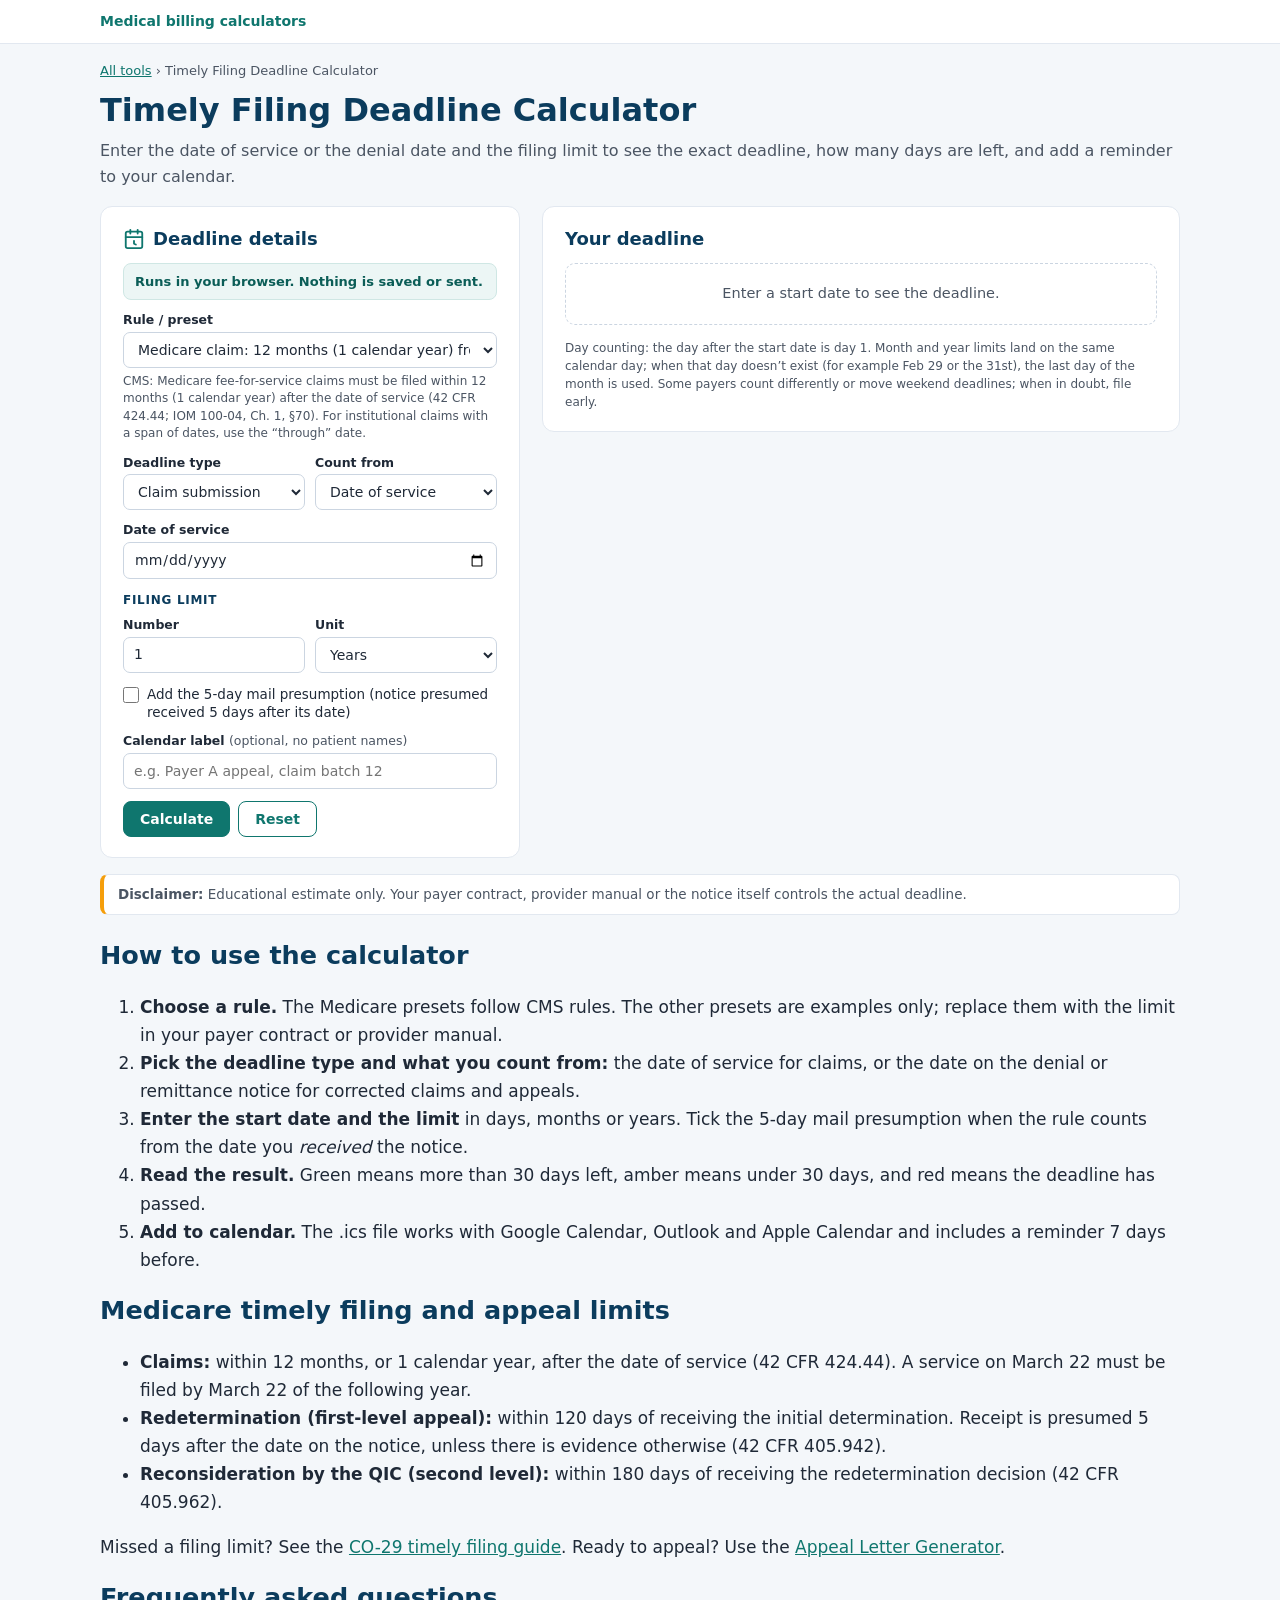
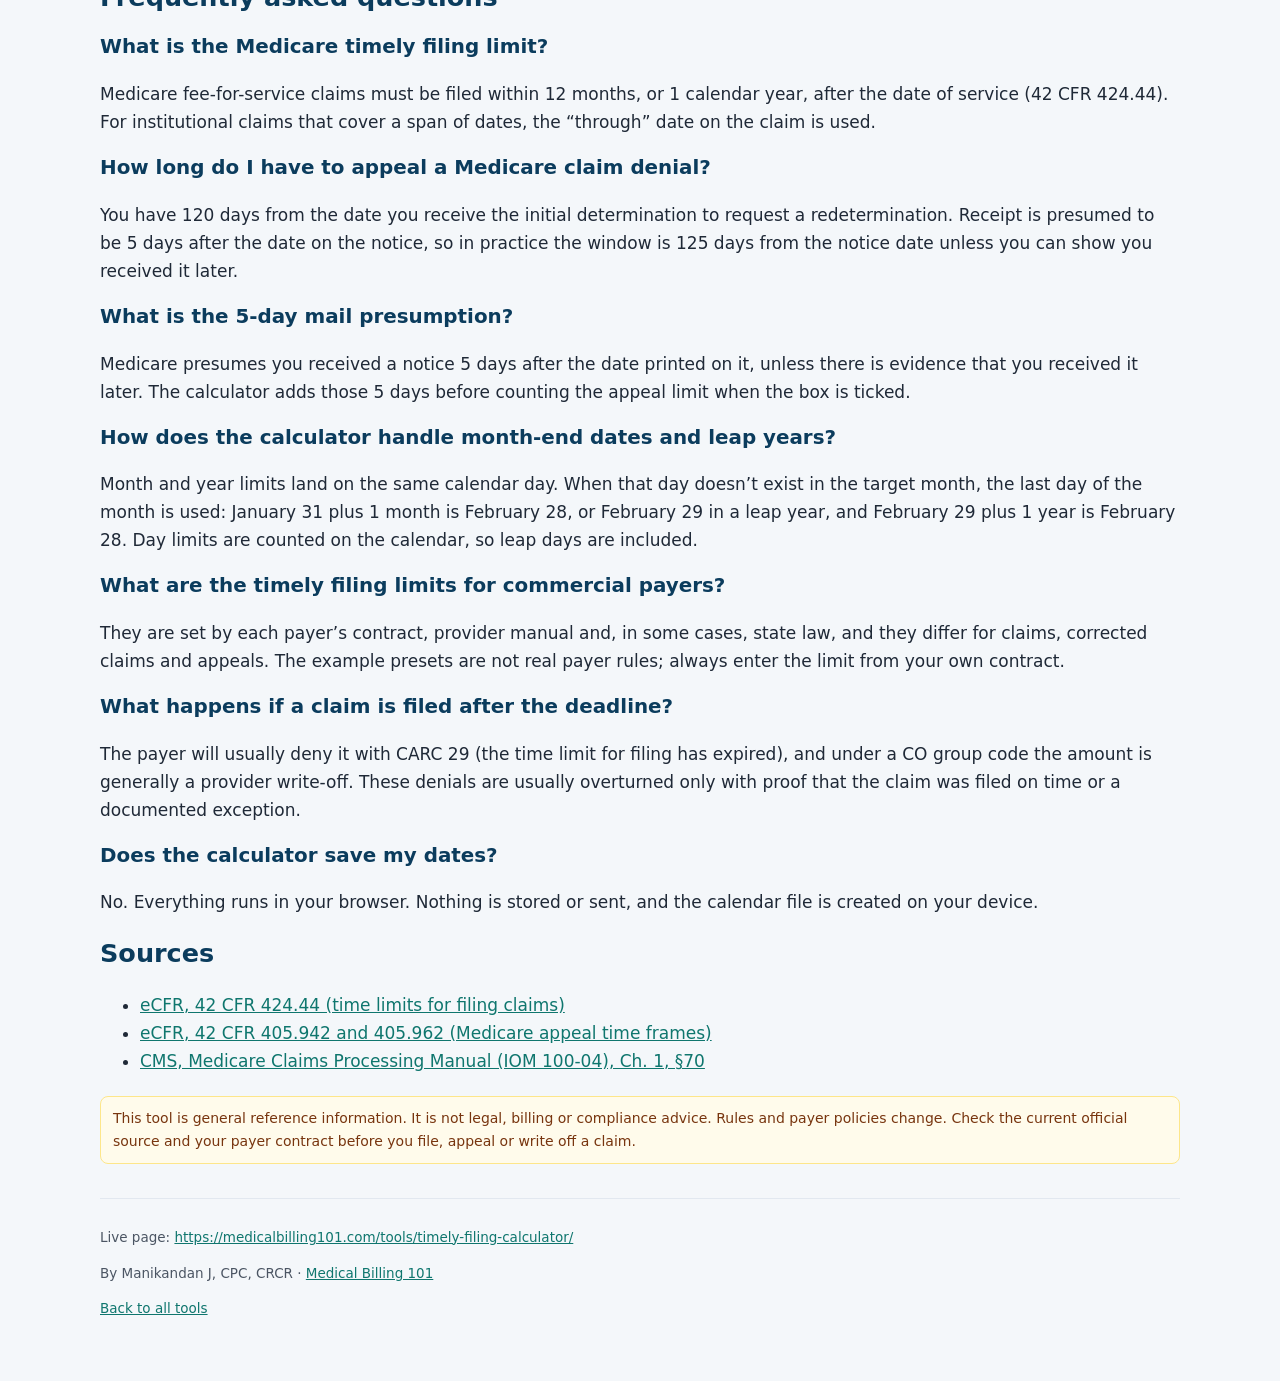
<file: timely-filing-calculator/index.html>
<!DOCTYPE html>
<html lang="en">
<head>
<meta charset="utf-8">
<meta name="viewport" content="width=device-width, initial-scale=1">
<title>Timely Filing Deadline Calculator</title>
<meta name="description" content="Timely Filing Deadline Calculator — standalone copy from Medical Billing 101.">
<link rel="stylesheet" href="../assets/page.css">
<link rel="stylesheet" href="tfl-calculator.css">

</head>
<body>
<div class="site-bar"><div class="wrap"><a href="../index.html">Medical billing calculators</a></div></div>
<div class="wrap">
<nav class="crumb" aria-label="Breadcrumb"><a href="../index.html">All tools</a> <span aria-hidden="true">›</span> Timely Filing Deadline Calculator</nav>
<h1>Timely Filing Deadline Calculator</h1>
<p class="mbx-tool-intro">Enter the date of service or the denial date and the filing limit to see the exact deadline, how many days are left, and add a reminder to your calendar.</p>

<div class="mbx-tfl" data-mbx-tfl data-preset="medicare-claim"></div>

<h2>How to use the calculator</h2>
<ol>
<li><strong>Choose a rule.</strong> The Medicare presets follow CMS rules. The other presets are examples only; replace them with the limit in your payer contract or provider manual.</li>
<li><strong>Pick the deadline type and what you count from:</strong> the date of service for claims, or the date on the denial or remittance notice for corrected claims and appeals.</li>
<li><strong>Enter the start date and the limit</strong> in days, months or years. Tick the 5-day mail presumption when the rule counts from the date you <em>received</em> the notice.</li>
<li><strong>Read the result.</strong> Green means more than 30 days left, amber means under 30 days, and red means the deadline has passed.</li>
<li><strong>Add to calendar.</strong> The .ics file works with Google Calendar, Outlook and Apple Calendar and includes a reminder 7 days before.</li>
</ol>
<h2>Medicare timely filing and appeal limits</h2>
<ul>
<li><strong>Claims:</strong> within 12 months, or 1 calendar year, after the date of service (42 CFR 424.44). A service on March 22 must be filed by March 22 of the following year.</li>
<li><strong>Redetermination (first-level appeal):</strong> within 120 days of receiving the initial determination. Receipt is presumed 5 days after the date on the notice, unless there is evidence otherwise (42 CFR 405.942).</li>
<li><strong>Reconsideration by the QIC (second level):</strong> within 180 days of receiving the redetermination decision (42 CFR 405.962).</li>
</ul>
<p>Missed a filing limit? See the <a href="https://medicalbilling101.com/denial-codes/co-29/">CO-29 timely filing guide</a>. Ready to appeal? Use the <a href="../appeal-letter-generator/">Appeal Letter Generator</a>.</p>

<h2>Frequently asked questions</h2>
<h3>What is the Medicare timely filing limit?</h3>
<p>Medicare fee-for-service claims must be filed within 12 months, or 1 calendar year, after the date of service (42 CFR 424.44). For institutional claims that cover a span of dates, the “through” date on the claim is used.</p>
<h3>How long do I have to appeal a Medicare claim denial?</h3>
<p>You have 120 days from the date you receive the initial determination to request a redetermination. Receipt is presumed to be 5 days after the date on the notice, so in practice the window is 125 days from the notice date unless you can show you received it later.</p>
<h3>What is the 5-day mail presumption?</h3>
<p>Medicare presumes you received a notice 5 days after the date printed on it, unless there is evidence that you received it later. The calculator adds those 5 days before counting the appeal limit when the box is ticked.</p>
<h3>How does the calculator handle month-end dates and leap years?</h3>
<p>Month and year limits land on the same calendar day. When that day doesn’t exist in the target month, the last day of the month is used: January 31 plus 1 month is February 28, or February 29 in a leap year, and February 29 plus 1 year is February 28. Day limits are counted on the calendar, so leap days are included.</p>
<h3>What are the timely filing limits for commercial payers?</h3>
<p>They are set by each payer’s contract, provider manual and, in some cases, state law, and they differ for claims, corrected claims and appeals. The example presets are not real payer rules; always enter the limit from your own contract.</p>
<h3>What happens if a claim is filed after the deadline?</h3>
<p>The payer will usually deny it with CARC 29 (the time limit for filing has expired), and under a CO group code the amount is generally a provider write-off. These denials are usually overturned only with proof that the claim was filed on time or a documented exception.</p>
<h3>Does the calculator save my dates?</h3>
<p>No. Everything runs in your browser. Nothing is stored or sent, and the calendar file is created on your device.</p>

<h2>Sources</h2>
<ul>
<li><a href="https://www.ecfr.gov/current/title-42/chapter-IV/subchapter-B/part-424/subpart-C/section-424.44" target="_blank" rel="noopener">eCFR, 42 CFR 424.44 (time limits for filing claims)</a></li>
<li><a href="https://www.ecfr.gov/current/title-42/chapter-IV/subchapter-B/part-405/subpart-I" target="_blank" rel="noopener">eCFR, 42 CFR 405.942 and 405.962 (Medicare appeal time frames)</a></li>
<li><a href="https://www.cms.gov/regulations-and-guidance/guidance/manuals/downloads/clm104c01.pdf" target="_blank" rel="noopener">CMS, Medicare Claims Processing Manual (IOM 100-04), Ch. 1, §70</a></li>
</ul>

<p class="disclaimer">This tool is general reference information. It is not legal, billing or compliance advice. Rules and payer policies change. Check the current official source and your payer contract before you file, appeal or write off a claim.</p>
<footer class="page-footer">
<p>Live page: <a href="https://medicalbilling101.com/tools/timely-filing-calculator/">https://medicalbilling101.com/tools/timely-filing-calculator/</a></p>
<p>By Manikandan J, CPC, CRCR · <a href="https://medicalbilling101.com/">Medical Billing 101</a></p>
<p><a href="../index.html">Back to all tools</a></p>
</footer>
</div>
<script src="tfl-calculator.js" defer></script>
</body>
</html>
</file>
<file: assets/page.css>
:root {
  --t: #0f766e;
  --td: #0b5d57;
  --n: #0b3c5d;
  --tx: #1f2937;
  --mu: #4b5563;
  --bd: #e2e8f0;
  --bg: #f4f7fa;
  --tint: #ecf6f5;
  --font: system-ui, -apple-system, "Segoe UI", Roboto, "Helvetica Neue", Arial, sans-serif;
}
* { box-sizing: border-box; }
html { scroll-behavior: smooth; }
body {
  margin: 0;
  background: var(--bg);
  color: var(--tx);
  font-family: var(--font);
  font-size: 17px;
  line-height: 1.65;
}
a { color: var(--t); }
a:hover { color: var(--td); }
.wrap { max-width: 1120px; margin: 0 auto; padding: 16px 20px 48px; }
.site-bar {
  background: #fff;
  border-bottom: 1px solid var(--bd);
  font-size: 14px;
}
.site-bar .wrap { padding-top: 10px; padding-bottom: 10px; }
.site-bar a { text-decoration: none; font-weight: 600; }
.crumb { font-size: 13px; color: var(--mu); margin: 0 0 8px; }
h1, h2, h3 { color: var(--n); line-height: 1.25; }
h1 { font-size: 2rem; margin: 0 0 8px; }
.mbx-tool-intro { font-size: 16px; color: var(--mu); margin: 0 0 1em; }
[class$="-byline"], .mbx-byline {
  font-size: 13.5px;
  color: var(--mu);
  margin: -0.2em 0 1.2em;
}
.mbx-keybox, .keybox {
  background: #fff;
  border: 1px solid var(--bd);
  border-left: 4px solid var(--t);
  border-radius: 8px;
  padding: 12px 16px;
  margin: 1.2em 0;
}
.mbx-keybox p, .keybox p { margin: 0 0 6px; }
.mbx-keybox ul, .keybox ul { margin: 0; padding-left: 1.2em; }
.page-footer {
  margin-top: 2.5em;
  padding-top: 1em;
  border-top: 1px solid var(--bd);
  font-size: 13.5px;
  color: var(--mu);
}
.disclaimer {
  background: #fffbeb;
  border: 1px solid #fde68a;
  border-radius: 8px;
  padding: 10px 12px;
  font-size: 14px;
  color: #78350f;
  margin: 1.5em 0 0;
}
table { border-collapse: collapse; width: 100%; }
th, td { border: 1px solid var(--bd); padding: 7px 8px; text-align: left; vertical-align: top; font-size: 14.5px; }
thead th { background: var(--tint); color: var(--n); }
.screen-reader-text { position: absolute; left: -9999px; }
figure.em-fig, figure.md-fig, figure.mu-fig, figure.pc-fig, figure.gp-fig, figure.rvu-fig, figure.pt-fig, figure.wp-block-table { margin: 1.2em 0; }
img { max-width: 100%; height: auto; }
.rank-math-faq-item { margin: 0 0 1em; }
.rank-math-question { font-size: 1.1rem; }
.rank-math-answer { margin: 0; }
</file>
<file: appeal-letter-generator/appeal-generator.css>
/* Medical Billing 101 – Appeal Letter Generator. Matches approved mockup C. */
.mbx-alg{--t:#0f766e;--td:#0b5d57;--n:#0b3c5d;--tx:#1f2937;--mu:#4b5563;--bd:#e2e8f0;--tint:#ecf6f5;--in:#cbd5e1;font-family:inherit;color:var(--tx);margin:0 0 1.5em}
.mbx-alg *,.mbx-alg *::before,.mbx-alg *::after{box-sizing:border-box}
.mbx-alg [hidden]{display:none!important}
.mbx-alg__grid{display:grid;grid-template-columns:minmax(0,400px) minmax(0,1fr);gap:22px;align-items:start}
.mbx-alg__card{background:#fff;border:1px solid var(--bd);border-radius:12px;padding:20px 22px}
.mbx-alg h2{font-size:18px;line-height:1.3;margin:0 0 12px;display:flex;align-items:center;gap:8px;color:var(--n)}
.mbx-alg__ic{display:inline-flex;color:var(--t)}
.mbx-alg__privacy{display:flex;gap:8px;align-items:flex-start;margin:0 0 10px;padding:8px 11px;background:var(--tint);border:1px solid #cfe7e4;border-radius:8px;font-size:13px;line-height:1.45;color:var(--td);font-weight:600}
.mbx-alg__privacy svg{flex:0 0 auto;margin-top:2px}
.mbx-alg__tools{display:flex;justify-content:space-between;gap:10px;margin:0 0 6px}
.mbx-alg__link{background:none;border:0;padding:2px 0;color:var(--t);font:inherit;font-size:13.5px;font-weight:600;text-decoration:underline;text-underline-offset:2px;cursor:pointer}
.mbx-alg__jump{display:none}
.mbx-alg fieldset{border:0;border-top:1px solid var(--bd);margin:12px 0 0;padding:12px 0 0;min-width:0}
.mbx-alg legend{padding:0 6px 0 0;font-size:12px;font-weight:700;letter-spacing:.06em;text-transform:uppercase;color:var(--n)}
.mbx-alg__fld{margin:0 0 11px;position:relative;min-width:0}
.mbx-alg__fld label{display:block;font-size:12.5px;font-weight:600;color:var(--tx);margin:0 0 3px;line-height:1.35}
.mbx-alg__opt{font-weight:400;color:var(--mu)}
.mbx-alg input[type=text],.mbx-alg input[type=tel],.mbx-alg input[type=date],.mbx-alg input:not([type]),.mbx-alg select,.mbx-alg textarea{width:100%;border:1px solid var(--in);border-radius:7px;background:#fff;padding:7px 10px;font:inherit;font-size:14px;line-height:1.35;color:var(--tx);min-height:36px;margin:0}
.mbx-alg textarea{resize:vertical;font-size:13.5px}
.mbx-alg input:focus,.mbx-alg select:focus,.mbx-alg textarea:focus{outline:2px solid var(--t);outline-offset:1px;border-color:var(--t)}
.mbx-alg [aria-invalid=true]{border-color:#b91c1c}
.mbx-alg__two{display:grid;grid-template-columns:1fr 1fr;gap:0 10px}
.mbx-alg__hint{display:block;font-size:11.5px;color:var(--mu);margin-top:3px;line-height:1.4}
.mbx-alg__hint.is-ok{color:var(--td)}.mbx-alg__hint.is-err{color:#b91c1c}
.mbx-alg__codeinfo{display:block;font-size:12px;color:var(--mu);margin-top:4px;line-height:1.45}
.mbx-alg__codeinfo a{color:var(--t);font-weight:600;white-space:nowrap}
.mbx-alg__lb{position:absolute;z-index:30;left:0;right:0;top:62px;max-height:280px;overflow:auto;margin:0;padding:4px;list-style:none;background:#fff;border:1px solid var(--bd);border-top:3px solid var(--t);border-radius:0 0 10px 10px;box-shadow:0 12px 30px rgba(11,60,93,.16)}
.mbx-alg__lb li{padding:6px 9px;border-radius:6px;font-size:13.5px;line-height:1.35;cursor:pointer;margin:0}
.mbx-alg__lb li b{color:var(--n);margin-right:4px}
.mbx-alg__lb li:hover,.mbx-alg__lb li.is-active{background:var(--tint)}
.mbx-alg__lb .mbx-alg__none{cursor:default;color:var(--mu)}
.mbx-alg__note p{margin:0 0 8px;padding:7px 10px;background:#fffbeb;border:1px solid #fde68a;border-radius:7px;font-size:12.5px;line-height:1.45;color:#78350f}
.mbx-alg__checks{display:grid;gap:5px;margin:0 0 11px}
.mbx-alg__chk{display:flex;gap:8px;align-items:flex-start;font-size:13.5px;line-height:1.4;cursor:pointer;margin:0}
.mbx-alg__chk input{margin:2px 0 0;width:16px;height:16px;flex:0 0 auto;accent-color:var(--t)}
.mbx-alg__preview{position:sticky;top:16px}
.mbx-alg__ph{display:flex;align-items:center;justify-content:space-between;gap:10px;flex-wrap:wrap;margin:0 0 10px}
.mbx-alg__ph h2{margin:0}
.mbx-alg__live{font-size:11px;font-weight:700;color:var(--td);background:var(--tint);border-radius:20px;padding:2px 8px;margin-left:4px;letter-spacing:.03em}
.mbx-alg__acts{display:flex;gap:8px;flex-wrap:wrap}
.mbx-alg__btn{display:inline-block;background:var(--t);color:#fff;border:1.5px solid var(--t);border-radius:8px;padding:8px 14px;font:inherit;font-weight:600;font-size:14px;line-height:1.3;cursor:pointer}
.mbx-alg__btn:hover{background:var(--td);border-color:var(--td)}
.mbx-alg__btn--ghost{background:#fff;color:var(--t)}
.mbx-alg__btn--ghost:hover{background:var(--tint);color:var(--td)}
.mbx-alg__btn--plain{background:#fff;color:var(--mu);border-color:var(--in)}
.mbx-alg__btn--plain:hover{background:#f8fafc;color:var(--tx);border-color:var(--mu)}
.mbx-alg__btn:focus-visible,.mbx-alg__link:focus-visible,.mbx-alg__paper:focus-visible{outline:3px solid #f59e0b;outline-offset:2px}
.mbx-alg__status{min-height:1.2em;margin:0 0 6px;font-size:13px;color:var(--td);font-weight:600}
.mbx-alg__paper{border:1px solid var(--bd);border-radius:8px;background:#fcfcfd;padding:22px 26px;font-family:Georgia,"Times New Roman",serif;font-size:13.6px;line-height:1.55;color:#111827;max-height:calc(100vh - 150px);overflow:auto}
.mbx-alg__paper p{margin:0 0 10px;font-size:13.6px}
.mbx-alg__paper .mbx-alg__re strong:first-child{font-size:14px}
.mbx-alg__paper .mbx-alg__sig{margin-top:14px}
.mbx-alg mark{background:#fff7d6;color:inherit;padding:0 2px;border-radius:2px}

.mbx-alg .mbx-alg__blank{color:#9a3412;background:#fff1e6;border-radius:2px;padding:0 2px;font-style:italic}
.mbx-alg__legend{margin:8px 0 0;font-size:12px;color:var(--mu)}
.mbx-alg__disc{margin:16px 0 0;font-size:13.5px;line-height:1.5;color:var(--mu);background:#fff;border:1px solid var(--bd);border-left:4px solid #f59e0b;border-radius:8px;padding:9px 14px}
@media (max-width:900px){
	.mbx-alg__grid{grid-template-columns:1fr}
	.mbx-alg__preview{position:static}
	.mbx-alg__paper{max-height:none;padding:16px}
	.mbx-alg__jump{display:inline}
}
@media (max-width:480px){
	.mbx-alg__card{padding:16px 14px}
	.mbx-alg__two{grid-template-columns:1fr}
	.mbx-alg__acts{width:100%}
	.mbx-alg__btn{flex:1 1 auto;text-align:center;padding:9px 10px}
}
@media print{
	body *{visibility:hidden!important}
	.mbx-alg__paper,.mbx-alg__paper *{visibility:visible!important}
	.mbx-alg__paper{position:absolute;left:0;top:0;width:100%;max-height:none;overflow:visible;border:0;background:#fff;padding:0;font-size:12pt}
	.mbx-alg__paper p{font-size:12pt}
	.mbx-alg mark,.mbx-alg .mbx-alg__blank{background:none;font-style:normal;color:#000;padding:0}
	@page{margin:1in}
}
/* Widen the tool page beyond the 740px article column (body class added in functions.php). */
body.mbx-tool-page .site-content .content-area{max-width:1120px}
body.mbx-tool-page .entry-content>:not(.mbx-alg):not(.mbx-tfl){max-width:780px}
</file>
<file: denial-code-lookup/denial-lookup.css>
.dcl-controls { display: grid; grid-template-columns: minmax(0, 1fr) minmax(0, 200px) minmax(0, 160px); gap: 10px; margin: 0 0 12px; align-items: end; }
.dcl-controls label { display: block; font-size: 13px; font-weight: 600; margin: 0 0 4px; }
.dcl-controls input, .dcl-controls select {
  width: 100%; border: 1px solid #94a3b8; border-radius: 7px; padding: 8px 10px; font: inherit; font-size: 15px; min-height: 42px; background: #fff;
}
#dcl-count { font-size: 13px; color: #4b5563; margin: 0 0 10px; }
#dcl-wrap { overflow-x: auto; background: #fff; border: 1px solid #e2e8f0; border-radius: 10px; }
#dcl-table { margin: 0; }
#dcl-table tbody tr[hidden] { display: none; }
@media (max-width: 700px) { .dcl-controls { grid-template-columns: minmax(0, 1fr); } }
</file>
<file: em-level-calculator/tool.css>
#mbx-em{container-type:inline-size;--t:#0f766e;--td:#0b5d57;--n:#0b3c5d;--tx:#1f2937;--mu:#4b5563;--bd:#e2e8f0;--tint:#ecf6f5;--in:#94a3b8;color:var(--tx);margin:0 0 1.6em}#mbx-em *{box-sizing:border-box}#mbx-em [hidden]{display:none!important}#mbx-em .em-grid{display:grid;grid-template-columns:minmax(0,1fr);gap:16px;align-items:start}@container (min-width:860px){#mbx-em .em-grid{grid-template-columns:minmax(0,360px) minmax(0,1fr);gap:20px}}#mbx-em .em-card{background:#fff;border:1px solid var(--bd);border-radius:12px;padding:18px 20px}#mbx-em label,#mbx-em legend{display:block;font-size:13px;font-weight:600;margin:0 0 4px;color:var(--tx);padding:0}#mbx-em fieldset{border:0;margin:0 0 12px;padding:0;min-width:0}#mbx-em .em-fld{margin:0 0 12px}#mbx-em input[type=text],#mbx-em input[type=date],#mbx-em select{width:100%;border:1px solid var(--in);border-radius:7px;background:#fff;padding:8px 10px;font:inherit;font-size:15px;color:var(--tx);min-height:42px;margin:0}#mbx-em input#em-code{text-transform:uppercase;letter-spacing:.04em}#mbx-em input:focus,#mbx-em select:focus,#mbx-em button:focus{outline:2px solid var(--t);outline-offset:1px}#mbx-em .em-rad{display:flex;gap:8px;flex-wrap:wrap}#mbx-em .em-rad label{display:flex!important;align-items:center;gap:6px;font-weight:400!important;font-size:14px!important;border:1px solid var(--bd);border-radius:8px;padding:8px 10px;margin:0!important;cursor:pointer;min-height:42px;flex:1 1 140px}#mbx-em .em-rad input{accent-color:var(--t);width:16px;height:16px;margin:0}#mbx-em .em-btn{width:100%;background:var(--t);color:#fff;border:0;border-radius:8px;padding:11px 14px;font:inherit;font-size:16px;font-weight:700;cursor:pointer;min-height:46px}#mbx-em .em-btn:hover{background:var(--td)}#mbx-em .em-hint{font-size:12.5px;color:var(--mu);margin:4px 0 0;line-height:1.45}#mbx-em .em-msg{font-size:14px;margin:10px 0 0;min-height:1em}#mbx-em .em-msg.is-err{color:#9a3412;background:#fff7ed;border:1px solid #fed7aa;border-radius:8px;padding:8px 10px}#mbx-em .em-empty{color:var(--mu);font-size:14.5px;margin:0}#mbx-em .em-hd p{margin:0}#mbx-em .em-code{font-size:24px;font-weight:800;color:var(--n);line-height:1.2}#mbx-em .em-desc{font-size:15px;font-weight:600}#mbx-em .em-meta{font-size:12.5px;color:var(--mu);margin-top:2px!important}#mbx-em .em-pay{background:var(--tint);border:1px solid #cfe7e4;border-radius:10px;padding:12px 14px;margin:12px 0}#mbx-em .em-pay span,#mbx-em .em-pay small{display:block;font-size:13px;color:var(--td)}#mbx-em .em-pay strong{display:block;font-size:30px;line-height:1.2;color:var(--n)}#mbx-em .em-tw{overflow-x:auto}#mbx-em .em-t{width:100%;border-collapse:collapse;font-size:14px;margin:0 0 10px}#mbx-em .em-t th,#mbx-em .em-t td{border:0;border-bottom:1px solid var(--bd);padding:7px 8px;text-align:right;background:none;font-size:14px}#mbx-em .em-t th:first-child{text-align:left;font-weight:600}#mbx-em .em-t thead th{font-size:12px;text-transform:uppercase;letter-spacing:.04em;color:var(--mu)}#mbx-em .em-t tfoot th,#mbx-em .em-t tfoot td{font-weight:700;border-bottom:0}#mbx-em .em-dl{display:grid;grid-template-columns:repeat(4,minmax(0,1fr));gap:8px;margin:0 0 10px}#mbx-em .em-dl div{border:1px solid var(--bd);border-radius:8px;padding:8px}#mbx-em .em-dl dt{font-size:11.5px;color:var(--mu);font-weight:600}#mbx-em .em-dl dd{margin:0;font-size:16px;font-weight:700;color:var(--n)}#mbx-em .em-f{font-size:13.5px;background:#f8fafc;border:1px solid var(--bd);border-radius:8px;padding:8px 10px;margin:0 0 10px;overflow-wrap:anywhere}#mbx-em .em-notes{font-size:13px;color:var(--mu);margin:0 0 0 1.1em;padding:0}#mbx-em .em-src{font-size:12.5px;color:var(--mu);margin:10px 0 0}@container (max-width:560px){#mbx-em .em-dl{grid-template-columns:repeat(2,minmax(0,1fr))}}.em-ex{overflow-x:auto}#mbx-em .em-def{font-size:14.5px;margin:8px 0 0}#mbx-em .em-pay strong{font-size:24px}#mbx-em .em-dl{grid-template-columns:repeat(auto-fit,minmax(150px,1fr))}#mbx-em .em-dl dd{font-size:14.5px}#mbx-em .em-h{font-size:16px;margin:14px 0 6px;color:var(--n)}#mbx-em .em-mods{font-size:14px;margin:0 0 8px 1.1em;padding:0}#mbx-em .em-mods li{margin:0 0 6px}#mbx-em .em-cite{color:var(--mu);font-size:12.5px}#mbx-em .em-note{font-size:13px;color:var(--mu);margin:6px 0 8px}#mbx-em .em-note.is-warn{color:#92400e;background:#fffbeb;border:1px solid #fde68a;border-radius:8px;padding:7px 10px}.em-fig{margin:1.2em 0}.em-fig img{max-width:100%;height:auto;border:1px solid #e3e8ee;border-radius:10px}.em-fig figcaption{font-size:.85em;color:#5a6672;margin-top:.3em}#mbx-em fieldset.em-set{border:1px solid var(--bd);border-radius:10px;padding:10px 12px 4px;margin:0 0 12px}#mbx-em fieldset.em-set legend{padding:0 4px;font-size:14px;color:var(--n)}#mbx-em input[type=number]{width:100%;border:1px solid var(--in);border-radius:7px;background:#fff;padding:8px 10px;font:inherit;font-size:15px;color:var(--tx);min-height:42px;margin:0}#mbx-em .em-n3{display:grid;grid-template-columns:repeat(3,minmax(0,1fr));gap:8px}#mbx-em .em-n3 label{font-weight:500;font-size:12.5px;min-height:3.2em}#mbx-em .em-ck{display:flex!important;gap:8px;align-items:flex-start;font-weight:400!important;font-size:13.5px!important;margin:0 0 8px!important;cursor:pointer}#mbx-em .em-ck input{accent-color:var(--t);width:16px;height:16px;margin:2px 0 0;flex:0 0 auto}#mbx-em .em-lv{display:inline-block;font-size:12px;font-weight:700;border-radius:999px;padding:1px 8px;background:var(--tint);color:var(--td)}@container (max-width:420px){#mbx-em .em-n3{grid-template-columns:minmax(0,1fr)}#mbx-em .em-n3 label{min-height:0}}#mbx-em .em-t tr.em-on th,#mbx-em .em-t tr.em-on td{font-weight:700;color:var(--n)}.em-byline{font-size:13.5px;color:#4b5563;margin:-.4em 0 1.2em}.em-ex{overflow-x:auto}.em-fig{margin:1.2em 0}.em-fig img{max-width:100%;height:auto;border:1px solid #e3e8ee;border-radius:10px}.em-fig figcaption{font-size:.85em;color:#5a6672;margin-top:.3em}
</file>
<file: global-period-calculator/tool.css>
#mbx-gp{container-type:inline-size;--t:#0f766e;--td:#0b5d57;--n:#0b3c5d;--tx:#1f2937;--mu:#4b5563;--bd:#e2e8f0;--tint:#ecf6f5;--in:#94a3b8;color:var(--tx);margin:0 0 1.6em}#mbx-gp *{box-sizing:border-box}#mbx-gp [hidden]{display:none!important}#mbx-gp .gp-grid{display:grid;grid-template-columns:minmax(0,1fr);gap:16px;align-items:start}@container (min-width:860px){#mbx-gp .gp-grid{grid-template-columns:minmax(0,360px) minmax(0,1fr);gap:20px}}#mbx-gp .gp-card{background:#fff;border:1px solid var(--bd);border-radius:12px;padding:18px 20px}#mbx-gp label,#mbx-gp legend{display:block;font-size:13px;font-weight:600;margin:0 0 4px;color:var(--tx);padding:0}#mbx-gp fieldset{border:0;margin:0 0 12px;padding:0;min-width:0}#mbx-gp .gp-fld{margin:0 0 12px}#mbx-gp input[type=text],#mbx-gp input[type=date],#mbx-gp select{width:100%;border:1px solid var(--in);border-radius:7px;background:#fff;padding:8px 10px;font:inherit;font-size:15px;color:var(--tx);min-height:42px;margin:0}#mbx-gp input#gp-code{text-transform:uppercase;letter-spacing:.04em}#mbx-gp input:focus,#mbx-gp select:focus,#mbx-gp button:focus{outline:2px solid var(--t);outline-offset:1px}#mbx-gp .gp-rad{display:flex;gap:8px;flex-wrap:wrap}#mbx-gp .gp-rad label{display:flex!important;align-items:center;gap:6px;font-weight:400!important;font-size:14px!important;border:1px solid var(--bd);border-radius:8px;padding:8px 10px;margin:0!important;cursor:pointer;min-height:42px;flex:1 1 140px}#mbx-gp .gp-rad input{accent-color:var(--t);width:16px;height:16px;margin:0}#mbx-gp .gp-btn{width:100%;background:var(--t);color:#fff;border:0;border-radius:8px;padding:11px 14px;font:inherit;font-size:16px;font-weight:700;cursor:pointer;min-height:46px}#mbx-gp .gp-btn:hover{background:var(--td)}#mbx-gp .gp-hint{font-size:12.5px;color:var(--mu);margin:4px 0 0;line-height:1.45}#mbx-gp .gp-msg{font-size:14px;margin:10px 0 0;min-height:1em}#mbx-gp .gp-msg.is-err{color:#9a3412;background:#fff7ed;border:1px solid #fed7aa;border-radius:8px;padding:8px 10px}#mbx-gp .gp-empty{color:var(--mu);font-size:14.5px;margin:0}#mbx-gp .gp-hd p{margin:0}#mbx-gp .gp-code{font-size:24px;font-weight:800;color:var(--n);line-height:1.2}#mbx-gp .gp-desc{font-size:15px;font-weight:600}#mbx-gp .gp-meta{font-size:12.5px;color:var(--mu);margin-top:2px!important}#mbx-gp .gp-pay{background:var(--tint);border:1px solid #cfe7e4;border-radius:10px;padding:12px 14px;margin:12px 0}#mbx-gp .gp-pay span,#mbx-gp .gp-pay small{display:block;font-size:13px;color:var(--td)}#mbx-gp .gp-pay strong{display:block;font-size:30px;line-height:1.2;color:var(--n)}#mbx-gp .gp-tw{overflow-x:auto}#mbx-gp .gp-t{width:100%;border-collapse:collapse;font-size:14px;margin:0 0 10px}#mbx-gp .gp-t th,#mbx-gp .gp-t td{border:0;border-bottom:1px solid var(--bd);padding:7px 8px;text-align:right;background:none;font-size:14px}#mbx-gp .gp-t th:first-child{text-align:left;font-weight:600}#mbx-gp .gp-t thead th{font-size:12px;text-transform:uppercase;letter-spacing:.04em;color:var(--mu)}#mbx-gp .gp-t tfoot th,#mbx-gp .gp-t tfoot td{font-weight:700;border-bottom:0}#mbx-gp .gp-dl{display:grid;grid-template-columns:repeat(4,minmax(0,1fr));gap:8px;margin:0 0 10px}#mbx-gp .gp-dl div{border:1px solid var(--bd);border-radius:8px;padding:8px}#mbx-gp .gp-dl dt{font-size:11.5px;color:var(--mu);font-weight:600}#mbx-gp .gp-dl dd{margin:0;font-size:16px;font-weight:700;color:var(--n)}#mbx-gp .gp-f{font-size:13.5px;background:#f8fafc;border:1px solid var(--bd);border-radius:8px;padding:8px 10px;margin:0 0 10px;overflow-wrap:anywhere}#mbx-gp .gp-notes{font-size:13px;color:var(--mu);margin:0 0 0 1.1em;padding:0}#mbx-gp .gp-src{font-size:12.5px;color:var(--mu);margin:10px 0 0}@container (max-width:560px){#mbx-gp .gp-dl{grid-template-columns:repeat(2,minmax(0,1fr))}}.gp-ex{overflow-x:auto}#mbx-gp .gp-def{font-size:14.5px;margin:8px 0 0}#mbx-gp .gp-pay strong{font-size:24px}#mbx-gp .gp-dl{grid-template-columns:repeat(auto-fit,minmax(150px,1fr))}#mbx-gp .gp-dl dd{font-size:14.5px}#mbx-gp .gp-h{font-size:16px;margin:14px 0 6px;color:var(--n)}#mbx-gp .gp-mods{font-size:14px;margin:0 0 8px 1.1em;padding:0}#mbx-gp .gp-mods li{margin:0 0 6px}#mbx-gp .gp-cite{color:var(--mu);font-size:12.5px}#mbx-gp .gp-note{font-size:13px;color:var(--mu);margin:6px 0 8px}#mbx-gp .gp-note.is-warn{color:#92400e;background:#fffbeb;border:1px solid #fde68a;border-radius:8px;padding:7px 10px}.gp-fig{margin:1.2em 0}.gp-fig img{max-width:100%;height:auto;border:1px solid #e3e8ee;border-radius:10px}.gp-fig figcaption{font-size:.85em;color:#5a6672;margin-top:.3em}.gp-byline{font-size:13.5px;color:#4b5563;margin:-.4em 0 1.2em}.gp-ex{overflow-x:auto}
</file>
<file: modifier-25-59-helper/tool.css>
#mbx-mod{container-type:inline-size;--t:#0f766e;--td:#0b5d57;--n:#0b3c5d;--tx:#1f2937;--mu:#4b5563;--bd:#e2e8f0;--tint:#ecf6f5;--in:#94a3b8;color:var(--tx);margin:0 0 1.6em}#mbx-mod *{box-sizing:border-box}#mbx-mod [hidden]{display:none!important}#mbx-mod .md-grid{display:grid;grid-template-columns:minmax(0,1fr);gap:16px;align-items:start}@container (min-width:860px){#mbx-mod .md-grid{grid-template-columns:minmax(0,360px) minmax(0,1fr);gap:20px}}#mbx-mod .md-card{background:#fff;border:1px solid var(--bd);border-radius:12px;padding:18px 20px}#mbx-mod label,#mbx-mod legend{display:block;font-size:13px;font-weight:600;margin:0 0 4px;color:var(--tx);padding:0}#mbx-mod fieldset{border:0;margin:0 0 12px;padding:0;min-width:0}#mbx-mod .md-fld{margin:0 0 12px}#mbx-mod input[type=text],#mbx-mod input[type=date],#mbx-mod select{width:100%;border:1px solid var(--in);border-radius:7px;background:#fff;padding:8px 10px;font:inherit;font-size:15px;color:var(--tx);min-height:42px;margin:0}#mbx-mod input#md-code{text-transform:uppercase;letter-spacing:.04em}#mbx-mod input:focus,#mbx-mod select:focus,#mbx-mod button:focus{outline:2px solid var(--t);outline-offset:1px}#mbx-mod .md-rad{display:flex;gap:8px;flex-wrap:wrap}#mbx-mod .md-rad label{display:flex!important;align-items:center;gap:6px;font-weight:400!important;font-size:14px!important;border:1px solid var(--bd);border-radius:8px;padding:8px 10px;margin:0!important;cursor:pointer;min-height:42px;flex:1 1 140px}#mbx-mod .md-rad input{accent-color:var(--t);width:16px;height:16px;margin:0}#mbx-mod .md-btn{width:100%;background:var(--t);color:#fff;border:0;border-radius:8px;padding:11px 14px;font:inherit;font-size:16px;font-weight:700;cursor:pointer;min-height:46px}#mbx-mod .md-btn:hover{background:var(--td)}#mbx-mod .md-hint{font-size:12.5px;color:var(--mu);margin:4px 0 0;line-height:1.45}#mbx-mod .md-msg{font-size:14px;margin:10px 0 0;min-height:1em}#mbx-mod .md-msg.is-err{color:#9a3412;background:#fff7ed;border:1px solid #fed7aa;border-radius:8px;padding:8px 10px}#mbx-mod .md-empty{color:var(--mu);font-size:14.5px;margin:0}#mbx-mod .md-hd p{margin:0}#mbx-mod .md-code{font-size:24px;font-weight:800;color:var(--n);line-height:1.2}#mbx-mod .md-desc{font-size:15px;font-weight:600}#mbx-mod .md-meta{font-size:12.5px;color:var(--mu);margin-top:2px!important}#mbx-mod .md-pay{background:var(--tint);border:1px solid #cfe7e4;border-radius:10px;padding:12px 14px;margin:12px 0}#mbx-mod .md-pay span,#mbx-mod .md-pay small{display:block;font-size:13px;color:var(--td)}#mbx-mod .md-pay strong{display:block;font-size:30px;line-height:1.2;color:var(--n)}#mbx-mod .md-tw{overflow-x:auto}#mbx-mod .md-t{width:100%;border-collapse:collapse;font-size:14px;margin:0 0 10px}#mbx-mod .md-t th,#mbx-mod .md-t td{border:0;border-bottom:1px solid var(--bd);padding:7px 8px;text-align:right;background:none;font-size:14px}#mbx-mod .md-t th:first-child{text-align:left;font-weight:600}#mbx-mod .md-t thead th{font-size:12px;text-transform:uppercase;letter-spacing:.04em;color:var(--mu)}#mbx-mod .md-t tfoot th,#mbx-mod .md-t tfoot td{font-weight:700;border-bottom:0}#mbx-mod .md-dl{display:grid;grid-template-columns:repeat(4,minmax(0,1fr));gap:8px;margin:0 0 10px}#mbx-mod .md-dl div{border:1px solid var(--bd);border-radius:8px;padding:8px}#mbx-mod .md-dl dt{font-size:11.5px;color:var(--mu);font-weight:600}#mbx-mod .md-dl dd{margin:0;font-size:16px;font-weight:700;color:var(--n)}#mbx-mod .md-f{font-size:13.5px;background:#f8fafc;border:1px solid var(--bd);border-radius:8px;padding:8px 10px;margin:0 0 10px;overflow-wrap:anywhere}#mbx-mod .md-notes{font-size:13px;color:var(--mu);margin:0 0 0 1.1em;padding:0}#mbx-mod .md-src{font-size:12.5px;color:var(--mu);margin:10px 0 0}@container (max-width:560px){#mbx-mod .md-dl{grid-template-columns:repeat(2,minmax(0,1fr))}}.md-ex{overflow-x:auto}#mbx-mod .md-def{font-size:14.5px;margin:8px 0 0}#mbx-mod .md-pay strong{font-size:24px}#mbx-mod .md-dl{grid-template-columns:repeat(auto-fit,minmax(150px,1fr))}#mbx-mod .md-dl dd{font-size:14.5px}#mbx-mod .md-h{font-size:16px;margin:14px 0 6px;color:var(--n)}#mbx-mod .md-mods{font-size:14px;margin:0 0 8px 1.1em;padding:0}#mbx-mod .md-mods li{margin:0 0 6px}#mbx-mod .md-cite{color:var(--mu);font-size:12.5px}#mbx-mod .md-note{font-size:13px;color:var(--mu);margin:6px 0 8px}#mbx-mod .md-note.is-warn{color:#92400e;background:#fffbeb;border:1px solid #fde68a;border-radius:8px;padding:7px 10px}.md-fig{margin:1.2em 0}.md-fig img{max-width:100%;height:auto;border:1px solid #e3e8ee;border-radius:10px}.md-fig figcaption{font-size:.85em;color:#5a6672;margin-top:.3em}#mbx-mod .md-two{display:grid;grid-template-columns:repeat(2,minmax(0,1fr));gap:10px}#mbx-mod input#md-a,#mbx-mod input#md-b{text-transform:uppercase;letter-spacing:.04em}#mbx-mod .md-pay.is-no{background:#fef2f2;border-color:#fecaca}#mbx-mod .md-pay.is-no span,#mbx-mod .md-pay.is-no small{color:#991b1b}#mbx-mod .md-pay.is-mod{background:#fffbeb;border-color:#fde68a}#mbx-mod .md-pay.is-mod span,#mbx-mod .md-pay.is-mod small{color:#92400e}#mbx-mod .md-ex-btns{display:flex;flex-wrap:wrap;gap:6px;margin:8px 0 0}#mbx-mod .md-ex-btns button{background:#fff;border:1px solid var(--bd);border-radius:999px;padding:4px 10px;font:inherit;font-size:13px;cursor:pointer;color:var(--td)}@container (max-width:360px){#mbx-mod .md-two{grid-template-columns:minmax(0,1fr)}}#mbx-mod .md-q{font-size:16px;font-weight:700;color:var(--n);margin:0 0 6px}#mbx-mod .md-help{font-size:13px;color:var(--mu);margin:0 0 10px}#mbx-mod .md-opts{display:flex;flex-direction:column;gap:8px}#mbx-mod .md-opt{text-align:left;background:#fff;border:1px solid var(--in);border-radius:8px;padding:10px 12px;font:inherit;font-size:14.5px;color:var(--tx);cursor:pointer;min-height:44px}#mbx-mod .md-opt:hover{border-color:var(--t);background:var(--tint)}#mbx-mod .md-trail{list-style:none;margin:0 0 12px;padding:0;font-size:13px;color:var(--mu)}#mbx-mod .md-trail li{margin:0 0 6px;padding:0 0 6px;border-bottom:1px dashed var(--bd)}#mbx-mod .md-trail strong{color:var(--tx);font-weight:600}#mbx-mod .md-nav{display:flex;gap:8px;margin:12px 0 0}#mbx-mod .md-link{background:none;border:1px solid var(--bd);border-radius:7px;padding:7px 12px;font:inherit;font-size:13.5px;color:var(--td);cursor:pointer}#mbx-mod .md-pay.is-no{background:#fff7ed;border-color:#fed7aa}#mbx-mod .md-why{margin:.4em 0 .8em 1.2em;padding:0;font-size:14px}#mbx-mod .md-why li{margin:0 0 5px}#mbx-mod .md-step{font-size:12.5px;color:var(--mu);margin:0 0 4px}.md-byline{font-size:13.5px;color:#4b5563;margin:-.4em 0 1.2em}.md-ex{overflow-x:auto}.md-fig{margin:1.2em 0}.md-fig img{max-width:100%;height:auto;border:1px solid #e3e8ee;border-radius:10px}.md-fig figcaption{font-size:.85em;color:#5a6672;margin-top:.3em}
</file>
<file: mue-lookup/tool.css>
#mbx-mue{container-type:inline-size;--t:#0f766e;--td:#0b5d57;--n:#0b3c5d;--tx:#1f2937;--mu:#4b5563;--bd:#e2e8f0;--tint:#ecf6f5;--in:#94a3b8;color:var(--tx);margin:0 0 1.6em}#mbx-mue *{box-sizing:border-box}#mbx-mue [hidden]{display:none!important}#mbx-mue .mu-grid{display:grid;grid-template-columns:minmax(0,1fr);gap:16px;align-items:start}@container (min-width:860px){#mbx-mue .mu-grid{grid-template-columns:minmax(0,360px) minmax(0,1fr);gap:20px}}#mbx-mue .mu-card{background:#fff;border:1px solid var(--bd);border-radius:12px;padding:18px 20px}#mbx-mue label,#mbx-mue legend{display:block;font-size:13px;font-weight:600;margin:0 0 4px;color:var(--tx);padding:0}#mbx-mue fieldset{border:0;margin:0 0 12px;padding:0;min-width:0}#mbx-mue .mu-fld{margin:0 0 12px}#mbx-mue input[type=text],#mbx-mue input[type=date],#mbx-mue select{width:100%;border:1px solid var(--in);border-radius:7px;background:#fff;padding:8px 10px;font:inherit;font-size:15px;color:var(--tx);min-height:42px;margin:0}#mbx-mue input#mu-code{text-transform:uppercase;letter-spacing:.04em}#mbx-mue input:focus,#mbx-mue select:focus,#mbx-mue button:focus{outline:2px solid var(--t);outline-offset:1px}#mbx-mue .mu-rad{display:flex;gap:8px;flex-wrap:wrap}#mbx-mue .mu-rad label{display:flex!important;align-items:center;gap:6px;font-weight:400!important;font-size:14px!important;border:1px solid var(--bd);border-radius:8px;padding:8px 10px;margin:0!important;cursor:pointer;min-height:42px;flex:1 1 140px}#mbx-mue .mu-rad input{accent-color:var(--t);width:16px;height:16px;margin:0}#mbx-mue .mu-btn{width:100%;background:var(--t);color:#fff;border:0;border-radius:8px;padding:11px 14px;font:inherit;font-size:16px;font-weight:700;cursor:pointer;min-height:46px}#mbx-mue .mu-btn:hover{background:var(--td)}#mbx-mue .mu-hint{font-size:12.5px;color:var(--mu);margin:4px 0 0;line-height:1.45}#mbx-mue .mu-msg{font-size:14px;margin:10px 0 0;min-height:1em}#mbx-mue .mu-msg.is-err{color:#9a3412;background:#fff7ed;border:1px solid #fed7aa;border-radius:8px;padding:8px 10px}#mbx-mue .mu-empty{color:var(--mu);font-size:14.5px;margin:0}#mbx-mue .mu-hd p{margin:0}#mbx-mue .mu-code{font-size:24px;font-weight:800;color:var(--n);line-height:1.2}#mbx-mue .mu-desc{font-size:15px;font-weight:600}#mbx-mue .mu-meta{font-size:12.5px;color:var(--mu);margin-top:2px!important}#mbx-mue .mu-pay{background:var(--tint);border:1px solid #cfe7e4;border-radius:10px;padding:12px 14px;margin:12px 0}#mbx-mue .mu-pay span,#mbx-mue .mu-pay small{display:block;font-size:13px;color:var(--td)}#mbx-mue .mu-pay strong{display:block;font-size:30px;line-height:1.2;color:var(--n)}#mbx-mue .mu-tw{overflow-x:auto}#mbx-mue .mu-t{width:100%;border-collapse:collapse;font-size:14px;margin:0 0 10px}#mbx-mue .mu-t th,#mbx-mue .mu-t td{border:0;border-bottom:1px solid var(--bd);padding:7px 8px;text-align:right;background:none;font-size:14px}#mbx-mue .mu-t th:first-child{text-align:left;font-weight:600}#mbx-mue .mu-t thead th{font-size:12px;text-transform:uppercase;letter-spacing:.04em;color:var(--mu)}#mbx-mue .mu-t tfoot th,#mbx-mue .mu-t tfoot td{font-weight:700;border-bottom:0}#mbx-mue .mu-dl{display:grid;grid-template-columns:repeat(4,minmax(0,1fr));gap:8px;margin:0 0 10px}#mbx-mue .mu-dl div{border:1px solid var(--bd);border-radius:8px;padding:8px}#mbx-mue .mu-dl dt{font-size:11.5px;color:var(--mu);font-weight:600}#mbx-mue .mu-dl dd{margin:0;font-size:16px;font-weight:700;color:var(--n)}#mbx-mue .mu-f{font-size:13.5px;background:#f8fafc;border:1px solid var(--bd);border-radius:8px;padding:8px 10px;margin:0 0 10px;overflow-wrap:anywhere}#mbx-mue .mu-notes{font-size:13px;color:var(--mu);margin:0 0 0 1.1em;padding:0}#mbx-mue .mu-src{font-size:12.5px;color:var(--mu);margin:10px 0 0}@container (max-width:560px){#mbx-mue .mu-dl{grid-template-columns:repeat(2,minmax(0,1fr))}}.mu-ex{overflow-x:auto}#mbx-mue .mu-def{font-size:14.5px;margin:8px 0 0}#mbx-mue .mu-pay strong{font-size:24px}#mbx-mue .mu-dl{grid-template-columns:repeat(auto-fit,minmax(150px,1fr))}#mbx-mue .mu-dl dd{font-size:14.5px}#mbx-mue .mu-h{font-size:16px;margin:14px 0 6px;color:var(--n)}#mbx-mue .mu-mods{font-size:14px;margin:0 0 8px 1.1em;padding:0}#mbx-mue .mu-mods li{margin:0 0 6px}#mbx-mue .mu-cite{color:var(--mu);font-size:12.5px}#mbx-mue .mu-note{font-size:13px;color:var(--mu);margin:6px 0 8px}#mbx-mue .mu-note.is-warn{color:#92400e;background:#fffbeb;border:1px solid #fde68a;border-radius:8px;padding:7px 10px}.mu-fig{margin:1.2em 0}.mu-fig img{max-width:100%;height:auto;border:1px solid #e3e8ee;border-radius:10px}.mu-fig figcaption{font-size:.85em;color:#5a6672;margin-top:.3em}#mbx-mue .mu-two{display:grid;grid-template-columns:repeat(2,minmax(0,1fr));gap:10px}#mbx-mue input#mu-a,#mbx-mue input#mu-b{text-transform:uppercase;letter-spacing:.04em}#mbx-mue .mu-pay.is-no{background:#fef2f2;border-color:#fecaca}#mbx-mue .mu-pay.is-no span,#mbx-mue .mu-pay.is-no small{color:#991b1b}#mbx-mue .mu-pay.is-mod{background:#fffbeb;border-color:#fde68a}#mbx-mue .mu-pay.is-mod span,#mbx-mue .mu-pay.is-mod small{color:#92400e}#mbx-mue .mu-ex-btns{display:flex;flex-wrap:wrap;gap:6px;margin:8px 0 0}#mbx-mue .mu-ex-btns button{background:#fff;border:1px solid var(--bd);border-radius:999px;padding:4px 10px;font:inherit;font-size:13px;cursor:pointer;color:var(--td)}@container (max-width:360px){#mbx-mue .mu-two{grid-template-columns:minmax(0,1fr)}}#mbx-mue .mu-pay.is-over{background:#fef2f2;border-color:#fecaca}#mbx-mue .mu-pay.is-over span,#mbx-mue .mu-pay.is-over small{color:#991b1b}#mbx-mue .mu-pay.is-ok{background:#ecfdf5;border-color:#a7f3d0}#mbx-mue .mu-steps{margin:.4em 0 .8em 1.2em;padding:0;font-size:14px}#mbx-mue .mu-steps li{margin:0 0 4px}#mbx-mue details.mu-adv{margin:0 0 12px;font-size:14px}#mbx-mue details.mu-adv summary{cursor:pointer;color:var(--td);font-weight:600;margin:0 0 8px}.mu-byline{font-size:13.5px;color:#4b5563;margin:-.4em 0 1.2em}.mu-ex{overflow-x:auto}.mu-fig{margin:1.2em 0}.mu-fig img{max-width:100%;height:auto;border:1px solid #e3e8ee;border-radius:10px}.mu-fig figcaption{font-size:.85em;color:#5a6672;margin-top:.3em}
</file>
<file: ncci-edit-checker/tool.css>
#mbx-ptp{container-type:inline-size;--t:#0f766e;--td:#0b5d57;--n:#0b3c5d;--tx:#1f2937;--mu:#4b5563;--bd:#e2e8f0;--tint:#ecf6f5;--in:#94a3b8;color:var(--tx);margin:0 0 1.6em}#mbx-ptp *{box-sizing:border-box}#mbx-ptp [hidden]{display:none!important}#mbx-ptp .pt-grid{display:grid;grid-template-columns:minmax(0,1fr);gap:16px;align-items:start}@container (min-width:860px){#mbx-ptp .pt-grid{grid-template-columns:minmax(0,360px) minmax(0,1fr);gap:20px}}#mbx-ptp .pt-card{background:#fff;border:1px solid var(--bd);border-radius:12px;padding:18px 20px}#mbx-ptp label,#mbx-ptp legend{display:block;font-size:13px;font-weight:600;margin:0 0 4px;color:var(--tx);padding:0}#mbx-ptp fieldset{border:0;margin:0 0 12px;padding:0;min-width:0}#mbx-ptp .pt-fld{margin:0 0 12px}#mbx-ptp input[type=text],#mbx-ptp input[type=date],#mbx-ptp select{width:100%;border:1px solid var(--in);border-radius:7px;background:#fff;padding:8px 10px;font:inherit;font-size:15px;color:var(--tx);min-height:42px;margin:0}#mbx-ptp input#pt-code{text-transform:uppercase;letter-spacing:.04em}#mbx-ptp input:focus,#mbx-ptp select:focus,#mbx-ptp button:focus{outline:2px solid var(--t);outline-offset:1px}#mbx-ptp .pt-rad{display:flex;gap:8px;flex-wrap:wrap}#mbx-ptp .pt-rad label{display:flex!important;align-items:center;gap:6px;font-weight:400!important;font-size:14px!important;border:1px solid var(--bd);border-radius:8px;padding:8px 10px;margin:0!important;cursor:pointer;min-height:42px;flex:1 1 140px}#mbx-ptp .pt-rad input{accent-color:var(--t);width:16px;height:16px;margin:0}#mbx-ptp .pt-btn{width:100%;background:var(--t);color:#fff;border:0;border-radius:8px;padding:11px 14px;font:inherit;font-size:16px;font-weight:700;cursor:pointer;min-height:46px}#mbx-ptp .pt-btn:hover{background:var(--td)}#mbx-ptp .pt-hint{font-size:12.5px;color:var(--mu);margin:4px 0 0;line-height:1.45}#mbx-ptp .pt-msg{font-size:14px;margin:10px 0 0;min-height:1em}#mbx-ptp .pt-msg.is-err{color:#9a3412;background:#fff7ed;border:1px solid #fed7aa;border-radius:8px;padding:8px 10px}#mbx-ptp .pt-empty{color:var(--mu);font-size:14.5px;margin:0}#mbx-ptp .pt-hd p{margin:0}#mbx-ptp .pt-code{font-size:24px;font-weight:800;color:var(--n);line-height:1.2}#mbx-ptp .pt-desc{font-size:15px;font-weight:600}#mbx-ptp .pt-meta{font-size:12.5px;color:var(--mu);margin-top:2px!important}#mbx-ptp .pt-pay{background:var(--tint);border:1px solid #cfe7e4;border-radius:10px;padding:12px 14px;margin:12px 0}#mbx-ptp .pt-pay span,#mbx-ptp .pt-pay small{display:block;font-size:13px;color:var(--td)}#mbx-ptp .pt-pay strong{display:block;font-size:30px;line-height:1.2;color:var(--n)}#mbx-ptp .pt-tw{overflow-x:auto}#mbx-ptp .pt-t{width:100%;border-collapse:collapse;font-size:14px;margin:0 0 10px}#mbx-ptp .pt-t th,#mbx-ptp .pt-t td{border:0;border-bottom:1px solid var(--bd);padding:7px 8px;text-align:right;background:none;font-size:14px}#mbx-ptp .pt-t th:first-child{text-align:left;font-weight:600}#mbx-ptp .pt-t thead th{font-size:12px;text-transform:uppercase;letter-spacing:.04em;color:var(--mu)}#mbx-ptp .pt-t tfoot th,#mbx-ptp .pt-t tfoot td{font-weight:700;border-bottom:0}#mbx-ptp .pt-dl{display:grid;grid-template-columns:repeat(4,minmax(0,1fr));gap:8px;margin:0 0 10px}#mbx-ptp .pt-dl div{border:1px solid var(--bd);border-radius:8px;padding:8px}#mbx-ptp .pt-dl dt{font-size:11.5px;color:var(--mu);font-weight:600}#mbx-ptp .pt-dl dd{margin:0;font-size:16px;font-weight:700;color:var(--n)}#mbx-ptp .pt-f{font-size:13.5px;background:#f8fafc;border:1px solid var(--bd);border-radius:8px;padding:8px 10px;margin:0 0 10px;overflow-wrap:anywhere}#mbx-ptp .pt-notes{font-size:13px;color:var(--mu);margin:0 0 0 1.1em;padding:0}#mbx-ptp .pt-src{font-size:12.5px;color:var(--mu);margin:10px 0 0}@container (max-width:560px){#mbx-ptp .pt-dl{grid-template-columns:repeat(2,minmax(0,1fr))}}.pt-ex{overflow-x:auto}#mbx-ptp .pt-def{font-size:14.5px;margin:8px 0 0}#mbx-ptp .pt-pay strong{font-size:24px}#mbx-ptp .pt-dl{grid-template-columns:repeat(auto-fit,minmax(150px,1fr))}#mbx-ptp .pt-dl dd{font-size:14.5px}#mbx-ptp .pt-h{font-size:16px;margin:14px 0 6px;color:var(--n)}#mbx-ptp .pt-mods{font-size:14px;margin:0 0 8px 1.1em;padding:0}#mbx-ptp .pt-mods li{margin:0 0 6px}#mbx-ptp .pt-cite{color:var(--mu);font-size:12.5px}#mbx-ptp .pt-note{font-size:13px;color:var(--mu);margin:6px 0 8px}#mbx-ptp .pt-note.is-warn{color:#92400e;background:#fffbeb;border:1px solid #fde68a;border-radius:8px;padding:7px 10px}.pt-fig{margin:1.2em 0}.pt-fig img{max-width:100%;height:auto;border:1px solid #e3e8ee;border-radius:10px}.pt-fig figcaption{font-size:.85em;color:#5a6672;margin-top:.3em}#mbx-ptp .pt-two{display:grid;grid-template-columns:repeat(2,minmax(0,1fr));gap:10px}#mbx-ptp input#pt-a,#mbx-ptp input#pt-b{text-transform:uppercase;letter-spacing:.04em}#mbx-ptp .pt-pay.is-no{background:#fef2f2;border-color:#fecaca}#mbx-ptp .pt-pay.is-no span,#mbx-ptp .pt-pay.is-no small{color:#991b1b}#mbx-ptp .pt-pay.is-mod{background:#fffbeb;border-color:#fde68a}#mbx-ptp .pt-pay.is-mod span,#mbx-ptp .pt-pay.is-mod small{color:#92400e}#mbx-ptp .pt-ex-btns{display:flex;flex-wrap:wrap;gap:6px;margin:8px 0 0}#mbx-ptp .pt-ex-btns button{background:#fff;border:1px solid var(--bd);border-radius:999px;padding:4px 10px;font:inherit;font-size:13px;cursor:pointer;color:var(--td)}@container (max-width:360px){#mbx-ptp .pt-two{grid-template-columns:minmax(0,1fr)}}.pt-byline{font-size:13.5px;color:#4b5563;margin:-.4em 0 1.2em}.pt-ex{overflow-x:auto}.pt-fig{margin:1.2em 0}.pt-fig img{max-width:100%;height:auto;border:1px solid #e3e8ee;border-radius:10px}.pt-fig figcaption{font-size:.85em;color:#5a6672;margin-top:.3em}
</file>
<file: npi-lookup/npi-lookup.css>
/* Medical Billing 101 - Free NPI Lookup */
.mbx-npi{--t:#0f766e;--n:#0b3c5d;--bd:#e2e8f0;--mu:#4b5563;--g:#c9a227;margin:0 0 1.6em;color:#1f2937}
.mbx-npi [hidden]{display:none!important}
.mbx-npi__form{background:#fff;border:1px solid var(--bd);border-top:3px solid var(--g);border-radius:10px;padding:18px 20px}
.mbx-npi__mode{border:0;margin:0 0 12px;padding:0;display:flex;flex-wrap:wrap;gap:6px 18px}
.mbx-npi__mode legend{font-weight:700;color:var(--n);margin:0 0 6px;padding:0;font-size:15px}
.mbx-npi__mode label{font-size:14px;display:flex;align-items:center;gap:6px;cursor:pointer}
.mbx-npi__row{margin:0 0 12px}
.mbx-npi__grid{display:grid;grid-template-columns:1fr 1fr;gap:12px}
.mbx-npi label{font-size:13px;font-weight:600}
.mbx-npi label span{font-weight:400;color:var(--mu)}
.mbx-npi__row label{display:block;margin:0 0 3px}
.mbx-npi input[type=text],.mbx-npi input:not([type]),.mbx-npi select{width:100%;min-height:40px;border:1px solid #cbd5e1;border-radius:7px;padding:7px 10px;font:inherit;font-size:15px;background:#fff;margin:0}
.mbx-npi input:focus,.mbx-npi select:focus{outline:2px solid var(--t);outline-offset:1px}
.mbx-npi__btn{background:var(--t);color:#fff;border:0;border-radius:7px;padding:10px 18px;font:inherit;font-weight:700;cursor:pointer;min-height:42px}
.mbx-npi__btn:hover{background:#0b5d57}.mbx-npi__btn[disabled]{opacity:.6;cursor:wait}
.mbx-npi__note{margin:10px 0 0;font-size:13px;color:var(--mu)}
.mbx-npi__out{margin-top:14px}
.mbx-npi__msg{padding:10px 12px;border-radius:8px;background:#f1f5f9;margin:0 0 10px}
.mbx-npi__msg.is-err{background:#fef2f2;color:#991b1b}
.mbx-npi__count{font-weight:600;margin:0 0 8px}
.mbx-npi__card{border:1px solid var(--bd);border-radius:10px;padding:14px 16px;margin:0 0 10px;background:#fff}
.mbx-npi__card h3{margin:0 0 6px;font-size:17px;color:var(--n)}
.mbx-npi__tags{display:flex;flex-wrap:wrap;gap:6px;margin:0 0 10px}
.mbx-npi__tag{font-size:12.5px;padding:2px 8px;border-radius:99px;background:#ecf6f5;color:#0b5d57;font-weight:600}
.mbx-npi__tag.is-bad{background:#fef2f2;color:#991b1b}
.mbx-npi__dl{display:grid;grid-template-columns:150px 1fr;gap:4px 12px;margin:0 0 10px;font-size:14px}
.mbx-npi__dl dt{color:var(--mu);font-weight:600}.mbx-npi__dl dd{margin:0;word-break:break-word}
.mbx-npi__off{font-weight:600;color:var(--t)}
.mbx-npi__tips{border-left:3px solid var(--g);background:#fbf8ee;padding:10px 14px;border-radius:0 8px 8px 0;font-size:14px}
.mbx-npi__tips p{font-weight:700;margin:0 0 4px}.mbx-npi__tips ul{margin:0 0 0 1.1em}
@media (max-width:600px){.mbx-npi__grid{grid-template-columns:1fr}.mbx-npi__dl{grid-template-columns:1fr}.mbx-npi__dl dd{margin-bottom:6px}}
</file>
<file: patient-cost-estimator/tool.css>
#mbx-pce{container-type:inline-size;--t:#0f766e;--td:#0b5d57;--n:#0b3c5d;--tx:#1f2937;--mu:#4b5563;--bd:#e2e8f0;--tint:#ecf6f5;--in:#94a3b8;color:var(--tx);margin:0 0 1.6em}#mbx-pce *{box-sizing:border-box}#mbx-pce [hidden]{display:none!important}#mbx-pce .pc-grid{display:grid;grid-template-columns:minmax(0,1fr);gap:16px;align-items:start}@container (min-width:860px){#mbx-pce .pc-grid{grid-template-columns:minmax(0,360px) minmax(0,1fr);gap:20px}}#mbx-pce .pc-card{background:#fff;border:1px solid var(--bd);border-radius:12px;padding:18px 20px}#mbx-pce label,#mbx-pce legend{display:block;font-size:13px;font-weight:600;margin:0 0 4px;color:var(--tx);padding:0}#mbx-pce fieldset{border:0;margin:0 0 12px;padding:0;min-width:0}#mbx-pce .pc-fld{margin:0 0 12px}#mbx-pce input[type=text],#mbx-pce input[type=date],#mbx-pce select{width:100%;border:1px solid var(--in);border-radius:7px;background:#fff;padding:8px 10px;font:inherit;font-size:15px;color:var(--tx);min-height:42px;margin:0}#mbx-pce input#pc-code{text-transform:uppercase;letter-spacing:.04em}#mbx-pce input:focus,#mbx-pce select:focus,#mbx-pce button:focus{outline:2px solid var(--t);outline-offset:1px}#mbx-pce .pc-rad{display:flex;gap:8px;flex-wrap:wrap}#mbx-pce .pc-rad label{display:flex!important;align-items:center;gap:6px;font-weight:400!important;font-size:14px!important;border:1px solid var(--bd);border-radius:8px;padding:8px 10px;margin:0!important;cursor:pointer;min-height:42px;flex:1 1 140px}#mbx-pce .pc-rad input{accent-color:var(--t);width:16px;height:16px;margin:0}#mbx-pce .pc-btn{width:100%;background:var(--t);color:#fff;border:0;border-radius:8px;padding:11px 14px;font:inherit;font-size:16px;font-weight:700;cursor:pointer;min-height:46px}#mbx-pce .pc-btn:hover{background:var(--td)}#mbx-pce .pc-hint{font-size:12.5px;color:var(--mu);margin:4px 0 0;line-height:1.45}#mbx-pce .pc-msg{font-size:14px;margin:10px 0 0;min-height:1em}#mbx-pce .pc-msg.is-err{color:#9a3412;background:#fff7ed;border:1px solid #fed7aa;border-radius:8px;padding:8px 10px}#mbx-pce .pc-empty{color:var(--mu);font-size:14.5px;margin:0}#mbx-pce .pc-hd p{margin:0}#mbx-pce .pc-code{font-size:24px;font-weight:800;color:var(--n);line-height:1.2}#mbx-pce .pc-desc{font-size:15px;font-weight:600}#mbx-pce .pc-meta{font-size:12.5px;color:var(--mu);margin-top:2px!important}#mbx-pce .pc-pay{background:var(--tint);border:1px solid #cfe7e4;border-radius:10px;padding:12px 14px;margin:12px 0}#mbx-pce .pc-pay span,#mbx-pce .pc-pay small{display:block;font-size:13px;color:var(--td)}#mbx-pce .pc-pay strong{display:block;font-size:30px;line-height:1.2;color:var(--n)}#mbx-pce .pc-tw{overflow-x:auto}#mbx-pce .pc-t{width:100%;border-collapse:collapse;font-size:14px;margin:0 0 10px}#mbx-pce .pc-t th,#mbx-pce .pc-t td{border:0;border-bottom:1px solid var(--bd);padding:7px 8px;text-align:right;background:none;font-size:14px}#mbx-pce .pc-t th:first-child{text-align:left;font-weight:600}#mbx-pce .pc-t thead th{font-size:12px;text-transform:uppercase;letter-spacing:.04em;color:var(--mu)}#mbx-pce .pc-t tfoot th,#mbx-pce .pc-t tfoot td{font-weight:700;border-bottom:0}#mbx-pce .pc-dl{display:grid;grid-template-columns:repeat(4,minmax(0,1fr));gap:8px;margin:0 0 10px}#mbx-pce .pc-dl div{border:1px solid var(--bd);border-radius:8px;padding:8px}#mbx-pce .pc-dl dt{font-size:11.5px;color:var(--mu);font-weight:600}#mbx-pce .pc-dl dd{margin:0;font-size:16px;font-weight:700;color:var(--n)}#mbx-pce .pc-f{font-size:13.5px;background:#f8fafc;border:1px solid var(--bd);border-radius:8px;padding:8px 10px;margin:0 0 10px;overflow-wrap:anywhere}#mbx-pce .pc-notes{font-size:13px;color:var(--mu);margin:0 0 0 1.1em;padding:0}#mbx-pce .pc-src{font-size:12.5px;color:var(--mu);margin:10px 0 0}@container (max-width:560px){#mbx-pce .pc-dl{grid-template-columns:repeat(2,minmax(0,1fr))}}.pc-ex{overflow-x:auto}#mbx-pce .pc-def{font-size:14.5px;margin:8px 0 0}#mbx-pce .pc-pay strong{font-size:24px}#mbx-pce .pc-dl{grid-template-columns:repeat(auto-fit,minmax(150px,1fr))}#mbx-pce .pc-dl dd{font-size:14.5px}#mbx-pce .pc-h{font-size:16px;margin:14px 0 6px;color:var(--n)}#mbx-pce .pc-mods{font-size:14px;margin:0 0 8px 1.1em;padding:0}#mbx-pce .pc-mods li{margin:0 0 6px}#mbx-pce .pc-cite{color:var(--mu);font-size:12.5px}#mbx-pce .pc-note{font-size:13px;color:var(--mu);margin:6px 0 8px}#mbx-pce .pc-note.is-warn{color:#92400e;background:#fffbeb;border:1px solid #fde68a;border-radius:8px;padding:7px 10px}.pc-fig{margin:1.2em 0}.pc-fig img{max-width:100%;height:auto;border:1px solid #e3e8ee;border-radius:10px}.pc-fig figcaption{font-size:.85em;color:#5a6672;margin-top:.3em}#mbx-pce .pc-two{display:grid;grid-template-columns:repeat(2,minmax(0,1fr));gap:10px}#mbx-pce input#pc-a,#mbx-pce input#pc-b{text-transform:uppercase;letter-spacing:.04em}#mbx-pce .pc-pay.is-no{background:#fef2f2;border-color:#fecaca}#mbx-pce .pc-pay.is-no span,#mbx-pce .pc-pay.is-no small{color:#991b1b}#mbx-pce .pc-pay.is-mod{background:#fffbeb;border-color:#fde68a}#mbx-pce .pc-pay.is-mod span,#mbx-pce .pc-pay.is-mod small{color:#92400e}#mbx-pce .pc-ex-btns{display:flex;flex-wrap:wrap;gap:6px;margin:8px 0 0}#mbx-pce .pc-ex-btns button{background:#fff;border:1px solid var(--bd);border-radius:999px;padding:4px 10px;font:inherit;font-size:13px;cursor:pointer;color:var(--td)}@container (max-width:360px){#mbx-pce .pc-two{grid-template-columns:minmax(0,1fr)}}#mbx-pce input[type=number]{width:100%;border:1px solid var(--in);border-radius:7px;background:#fff;padding:8px 10px;font:inherit;font-size:15px;color:var(--tx);min-height:42px;margin:0}#mbx-pce .pc-chk{display:flex!important;align-items:center;gap:8px;font-weight:400!important;font-size:14px!important;margin:0 0 12px!important;cursor:pointer}#mbx-pce .pc-chk input{accent-color:var(--t);width:16px;height:16px;margin:0}#mbx-pce .pc-split{display:grid;grid-template-columns:1fr 1fr;gap:10px;margin:12px 0}#mbx-pce .pc-split div{border:1px solid var(--bd);border-radius:10px;padding:10px 12px}#mbx-pce .pc-split span{display:block;font-size:13px;color:var(--mu)}#mbx-pce .pc-split strong{display:block;font-size:26px;color:var(--n);line-height:1.2}#mbx-pce .pc-split .is-pt{background:var(--tint);border-color:#cfe7e4}#mbx-pce .pc-steps{margin:.4em 0 .8em 1.2em;padding:0;font-size:14px}#mbx-pce .pc-steps li{margin:0 0 5px}#mbx-pce .pc-pre{display:flex;gap:6px;flex-wrap:wrap;margin:10px 0 0}#mbx-pce .pc-pre button{background:#fff;border:1px solid var(--bd);border-radius:999px;padding:5px 10px;font:inherit;font-size:12.5px;color:var(--td);cursor:pointer}.pc-byline{font-size:13.5px;color:#4b5563;margin:-.4em 0 1.2em}.pc-ex{overflow-x:auto}.pc-fig{margin:1.2em 0}.pc-fig img{max-width:100%;height:auto;border:1px solid #e3e8ee;border-radius:10px}.pc-fig figcaption{font-size:.85em;color:#5a6672;margin-top:.3em}
</file>
<file: rvu-calculator/tool.css>
#mbx-rvu{container-type:inline-size;--t:#0f766e;--td:#0b5d57;--n:#0b3c5d;--tx:#1f2937;--mu:#4b5563;--bd:#e2e8f0;--tint:#ecf6f5;--in:#94a3b8;color:var(--tx);margin:0 0 1.6em}#mbx-rvu *{box-sizing:border-box}#mbx-rvu [hidden]{display:none!important}#mbx-rvu .rvu-grid{display:grid;grid-template-columns:minmax(0,1fr);gap:16px;align-items:start}@container (min-width:860px){#mbx-rvu .rvu-grid{grid-template-columns:minmax(0,360px) minmax(0,1fr);gap:20px}}#mbx-rvu .rvu-card{background:#fff;border:1px solid var(--bd);border-radius:12px;padding:18px 20px}#mbx-rvu label,#mbx-rvu legend{display:block;font-size:13px;font-weight:600;margin:0 0 4px;color:var(--tx);padding:0}#mbx-rvu fieldset{border:0;margin:0 0 12px;padding:0;min-width:0}#mbx-rvu .rvu-fld{margin:0 0 12px}#mbx-rvu input[type=text],#mbx-rvu select{width:100%;border:1px solid var(--in);border-radius:7px;background:#fff;padding:8px 10px;font:inherit;font-size:15px;color:var(--tx);min-height:42px;margin:0}#mbx-rvu input[type=text]{text-transform:uppercase;letter-spacing:.04em}#mbx-rvu input:focus,#mbx-rvu select:focus,#mbx-rvu button:focus{outline:2px solid var(--t);outline-offset:1px}#mbx-rvu .rvu-rad{display:flex;gap:8px;flex-wrap:wrap}#mbx-rvu .rvu-rad label{display:flex!important;align-items:center;gap:6px;font-weight:400!important;font-size:14px!important;border:1px solid var(--bd);border-radius:8px;padding:8px 10px;margin:0!important;cursor:pointer;min-height:42px;flex:1 1 140px}#mbx-rvu .rvu-rad input{accent-color:var(--t);width:16px;height:16px;margin:0}#mbx-rvu .rvu-btn{width:100%;background:var(--t);color:#fff;border:0;border-radius:8px;padding:11px 14px;font:inherit;font-size:16px;font-weight:700;cursor:pointer;min-height:46px}#mbx-rvu .rvu-btn:hover{background:var(--td)}#mbx-rvu .rvu-hint{font-size:12.5px;color:var(--mu);margin:4px 0 0;line-height:1.45}#mbx-rvu .rvu-msg{font-size:14px;margin:10px 0 0;min-height:1em}#mbx-rvu .rvu-msg.is-err{color:#9a3412;background:#fff7ed;border:1px solid #fed7aa;border-radius:8px;padding:8px 10px}#mbx-rvu .rvu-empty{color:var(--mu);font-size:14.5px;margin:0}#mbx-rvu .rvu-hd p{margin:0}#mbx-rvu .rvu-code{font-size:24px;font-weight:800;color:var(--n);line-height:1.2}#mbx-rvu .rvu-desc{font-size:15px;font-weight:600}#mbx-rvu .rvu-meta{font-size:12.5px;color:var(--mu);margin-top:2px!important}#mbx-rvu .rvu-pay{background:var(--tint);border:1px solid #cfe7e4;border-radius:10px;padding:12px 14px;margin:12px 0}#mbx-rvu .rvu-pay span,#mbx-rvu .rvu-pay small{display:block;font-size:13px;color:var(--td)}#mbx-rvu .rvu-pay strong{display:block;font-size:30px;line-height:1.2;color:var(--n)}#mbx-rvu .rvu-tw{overflow-x:auto}#mbx-rvu .rvu-t{width:100%;border-collapse:collapse;font-size:14px;margin:0 0 10px}#mbx-rvu .rvu-t th,#mbx-rvu .rvu-t td{border:0;border-bottom:1px solid var(--bd);padding:7px 8px;text-align:right;background:none;font-size:14px}#mbx-rvu .rvu-t th:first-child{text-align:left;font-weight:600}#mbx-rvu .rvu-t thead th{font-size:12px;text-transform:uppercase;letter-spacing:.04em;color:var(--mu)}#mbx-rvu .rvu-t tfoot th,#mbx-rvu .rvu-t tfoot td{font-weight:700;border-bottom:0}#mbx-rvu .rvu-dl{display:grid;grid-template-columns:repeat(4,minmax(0,1fr));gap:8px;margin:0 0 10px}#mbx-rvu .rvu-dl div{border:1px solid var(--bd);border-radius:8px;padding:8px}#mbx-rvu .rvu-dl dt{font-size:11.5px;color:var(--mu);font-weight:600}#mbx-rvu .rvu-dl dd{margin:0;font-size:16px;font-weight:700;color:var(--n)}#mbx-rvu .rvu-f{font-size:13.5px;background:#f8fafc;border:1px solid var(--bd);border-radius:8px;padding:8px 10px;margin:0 0 10px;overflow-wrap:anywhere}#mbx-rvu .rvu-notes{font-size:13px;color:var(--mu);margin:0 0 0 1.1em;padding:0}#mbx-rvu .rvu-src{font-size:12.5px;color:var(--mu);margin:10px 0 0}@container (max-width:560px){#mbx-rvu .rvu-dl{grid-template-columns:repeat(2,minmax(0,1fr))}}.rvu-ex{overflow-x:auto}.rvu-byline{font-size:13.5px;color:#4b5563;margin:-.4em 0 1.2em}
</file>
<file: timely-filing-calculator/tfl-calculator.css>
/* Medical Billing 101 – Timely Filing / Appeal Deadline Calculator + mini widget (mockup B). */
.mbx-tfl,.mbx-tfl-mini{--t:#0f766e;--td:#0b5d57;--n:#0b3c5d;--tx:#1f2937;--mu:#4b5563;--bd:#e2e8f0;--tint:#ecf6f5;--in:#cbd5e1;font-family:inherit;color:var(--tx)}
.mbx-tfl *,.mbx-tfl-mini *{box-sizing:border-box}
.mbx-tfl [hidden],.mbx-tfl-mini [hidden]{display:none!important}
.mbx-tfl{margin:0 0 1.5em}
.mbx-tfl__grid{display:grid;grid-template-columns:minmax(0,420px) minmax(0,1fr);gap:22px;align-items:start}
.mbx-tfl__card{background:#fff;border:1px solid var(--bd);border-radius:12px;padding:20px 22px}
.mbx-tfl h2{font-size:18px;line-height:1.3;margin:0 0 12px;display:flex;align-items:center;gap:8px;color:var(--n)}
.mbx-tfl__ic{display:inline-flex;color:var(--t)}
.mbx-tfl__privacy{margin:0 0 12px;padding:7px 11px;background:var(--tint);border:1px solid #cfe7e4;border-radius:8px;font-size:13px;color:var(--td);font-weight:600}
.mbx-tfl__fld{margin:0 0 12px;min-width:0}
.mbx-tfl label,.mbx-tfl-mini label{display:block;font-size:12.5px;font-weight:600;margin:0 0 3px;line-height:1.35;color:var(--tx)}
.mbx-tfl__opt{font-weight:400;color:var(--mu)}
.mbx-tfl input[type=date],.mbx-tfl input[type=number],.mbx-tfl input[type=text],.mbx-tfl select,.mbx-tfl-mini input,.mbx-tfl-mini select{width:100%;border:1px solid var(--in);border-radius:7px;background:#fff;padding:7px 10px;font:inherit;font-size:14px;line-height:1.35;color:var(--tx);min-height:36px;margin:0}
.mbx-tfl input:focus,.mbx-tfl select:focus,.mbx-tfl-mini input:focus,.mbx-tfl-mini select:focus{outline:2px solid var(--t);outline-offset:1px;border-color:var(--t)}
.mbx-tfl__two{display:grid;grid-template-columns:1fr 1fr;gap:0 10px}
.mbx-tfl__limit{border:0;margin:0;padding:0;min-width:0}
.mbx-tfl__limit legend{font-size:12px;font-weight:700;letter-spacing:.06em;text-transform:uppercase;color:var(--n);padding:0;margin:0 0 6px}
.mbx-tfl__pnote{margin:5px 0 0;font-size:12px;line-height:1.45;color:var(--mu)}
.mbx-tfl__pnote.is-ex{color:#92400e;background:#fffbeb;border:1px solid #fde68a;border-radius:6px;padding:5px 8px}
.mbx-tfl__chk{display:flex!important;gap:8px;align-items:flex-start;font-weight:400!important;font-size:13.5px!important;margin:0 0 12px!important;cursor:pointer}
.mbx-tfl__chk input{margin:2px 0 0;width:16px;height:16px;flex:0 0 auto;accent-color:var(--t)}
.mbx-tfl__acts{display:flex;gap:8px;flex-wrap:wrap;margin-top:4px}
.mbx-tfl__btn{display:inline-block;background:var(--t);color:#fff;border:1.5px solid var(--t);border-radius:8px;padding:8px 16px;font:inherit;font-weight:600;font-size:14px;line-height:1.3;cursor:pointer;white-space:nowrap}
.mbx-tfl__btn:hover{background:var(--td);border-color:var(--td)}
.mbx-tfl__btn--ghost{background:#fff;color:var(--t)}
.mbx-tfl__btn--ghost:hover{background:var(--tint);color:var(--td)}
.mbx-tfl__btn:focus-visible,.mbx-tfl-mini a:focus-visible{outline:3px solid #f59e0b;outline-offset:2px}
.mbx-tfl__empty{margin:0;padding:18px;border:1px dashed var(--in);border-radius:10px;color:var(--mu);font-size:14.5px;text-align:center}
.mbx-tfl__res{border-radius:10px;padding:16px 18px;border:1px solid;border-left-width:5px;margin:0 0 12px}
.mbx-tfl__res.is-ok{background:#ecfdf5;border-color:#a7f3d0;border-left-color:#15803d}
.mbx-tfl__res.is-soon{background:#fffbeb;border-color:#fde68a;border-left-color:#d97706}
.mbx-tfl__res.is-over{background:#fef2f2;border-color:#fecaca;border-left-color:#b91c1c}
.mbx-tfl__badge{display:inline-block;font-size:12px;font-weight:700;border-radius:20px;padding:2px 10px;color:#fff;letter-spacing:.02em}
.is-ok .mbx-tfl__badge{background:#15803d}.is-soon .mbx-tfl__badge{background:#b45309}.is-over .mbx-tfl__badge{background:#b91c1c}
.mbx-tfl__type{margin:10px 0 0;font-size:13px;font-weight:600;color:var(--mu);text-transform:uppercase;letter-spacing:.05em}
.mbx-tfl__date{margin:2px 0 2px;font-size:26px;line-height:1.25;font-weight:700;color:var(--n)}
.mbx-tfl__left{margin:0;font-size:17px;font-weight:700}
.is-ok .mbx-tfl__left{color:#166534}.is-soon .mbx-tfl__left{color:#92400e}.is-over .mbx-tfl__left{color:#991b1b}
.mbx-tfl__steps{margin:0 0 12px;padding-left:20px;font-size:14px;line-height:1.6}
.mbx-tfl__steps b{color:var(--n)}
.mbx-tfl__warn{margin:0 0 10px;padding:7px 10px;background:#fffbeb;border:1px solid #fde68a;border-radius:7px;font-size:13px;color:#78350f}
.mbx-tfl__fine{margin:14px 0 0;font-size:12px;line-height:1.5;color:var(--mu)}
.mbx-tfl__disc{margin:16px 0 0;font-size:13.5px;line-height:1.5;color:var(--mu);background:#fff;border:1px solid var(--bd);border-left:4px solid #f59e0b;border-radius:8px;padding:9px 14px}
@media (max-width:860px){.mbx-tfl__grid{grid-template-columns:1fr}}
@media (max-width:420px){.mbx-tfl__card{padding:16px 14px}.mbx-tfl__date{font-size:22px}}

/* Mini widget */
.mbx-tfl-mini{border:1px solid var(--bd);border-radius:10px;background:#fbfdfd;padding:14px 18px;margin:6px 0 20px;max-width:640px}
.mbx-tfl-mini__h{display:flex;align-items:center;gap:8px;font-weight:700;color:var(--n);font-size:15.5px;margin:0 0 10px}
.mbx-tfl-mini__h svg{color:var(--t);flex:0 0 auto}
.mbx-tfl-mini__row{display:flex;gap:10px;align-items:flex-end}
.mbx-tfl-mini__f{flex:1;min-width:0}
.mbx-tfl-mini label{color:var(--mu);font-size:12px}
.mbx-tfl-mini__res{margin-top:10px;background:var(--tint);border-radius:7px;padding:8px 12px;font-size:14px;line-height:1.45;border-left:4px solid transparent}
.mbx-tfl-mini__res b{color:var(--td)}
.mbx-tfl-mini__res.is-ok{border-left-color:#15803d}.mbx-tfl-mini__res.is-soon{background:#fffbeb;border-left-color:#d97706}.mbx-tfl-mini__res.is-over{background:#fef2f2;border-left-color:#b91c1c}
.mbx-tfl-mini__res.is-soon .mbx-tfl-mini__left{color:#92400e;font-weight:700}.mbx-tfl-mini__res.is-over .mbx-tfl-mini__left{color:#991b1b;font-weight:700}
.mbx-tfl-mini__more{font-size:13.5px;font-weight:600;margin-top:8px;display:inline-block;text-decoration:none;color:var(--t)}
.mbx-tfl-mini__more:hover{text-decoration:underline}
@media (max-width:560px){.mbx-tfl-mini__row{flex-direction:column;align-items:stretch}.mbx-tfl-mini{padding:12px 14px}}
body.mbx-tool-page .site-content .content-area{max-width:1120px}
body.mbx-tool-page .entry-content>:not(.mbx-alg):not(.mbx-tfl){max-width:780px}
.mbx-tfl-mini-wrap{margin:1.2em 0}
</file>
